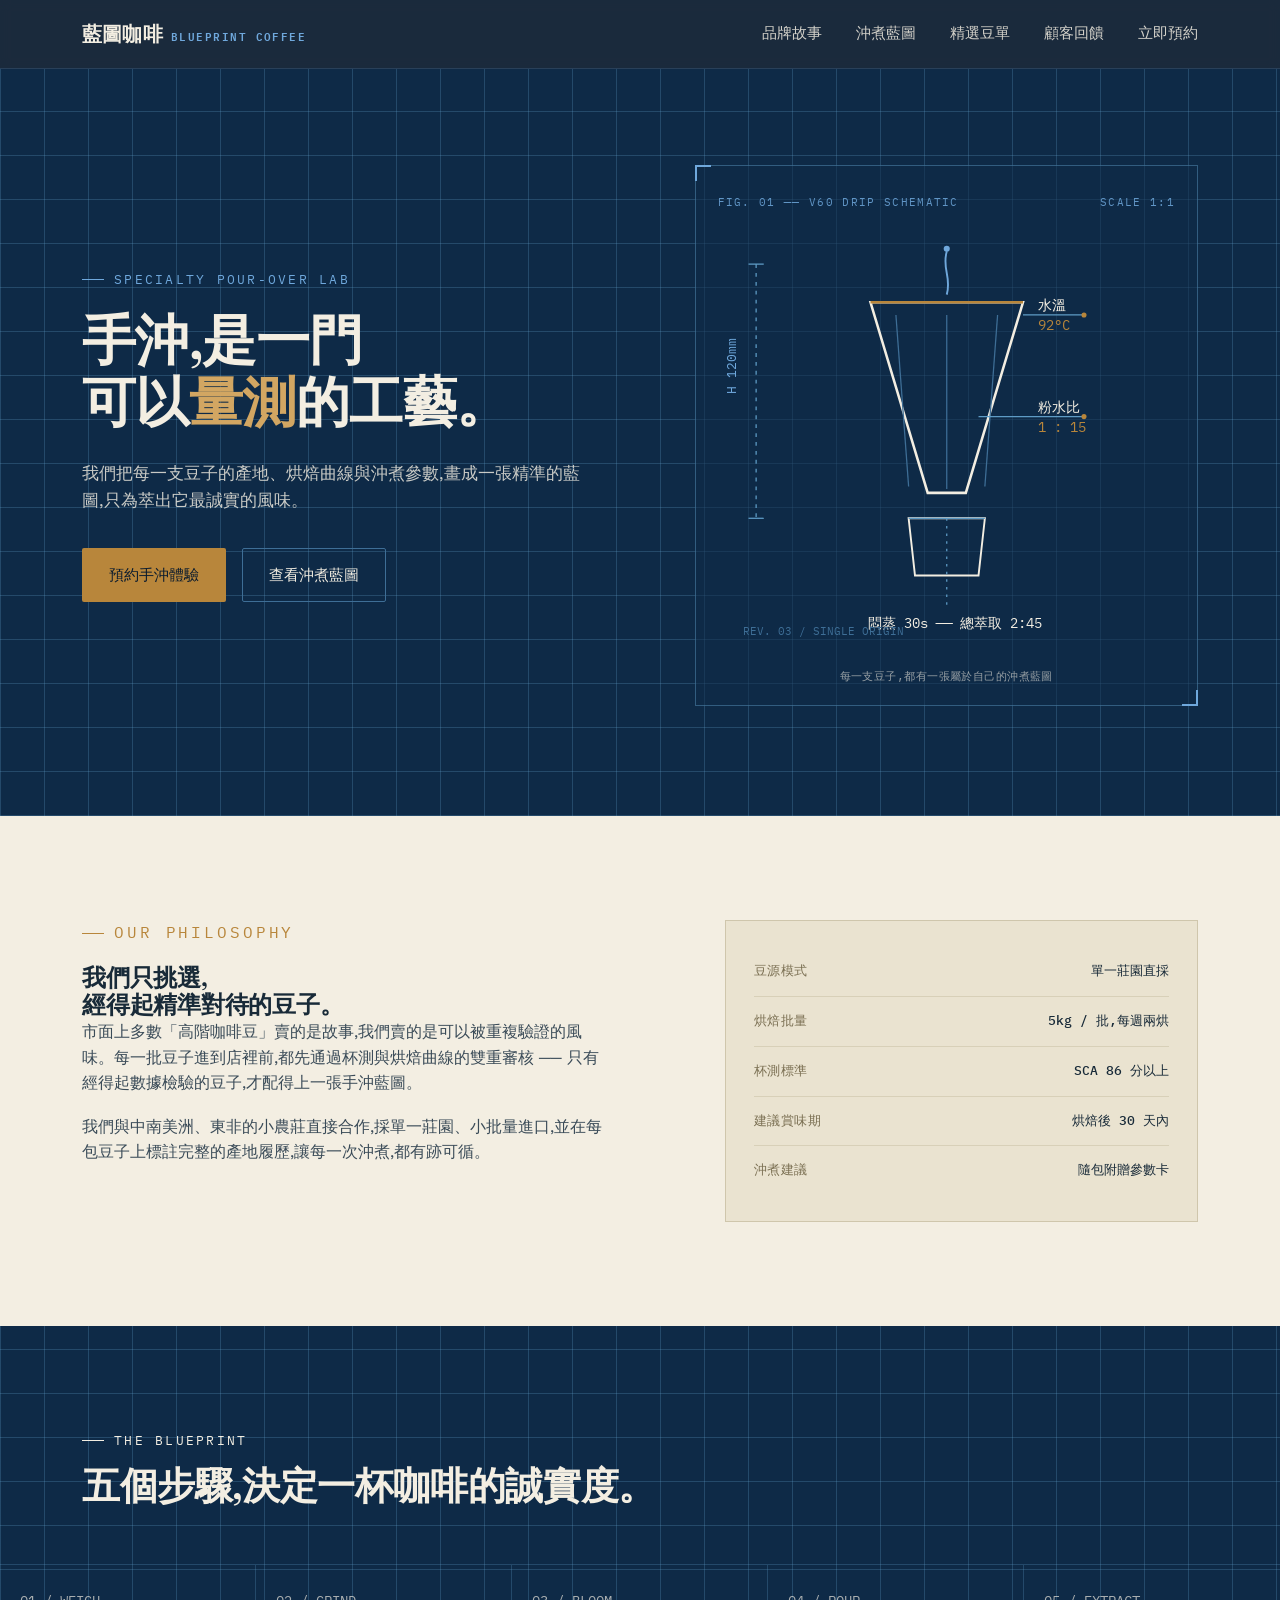
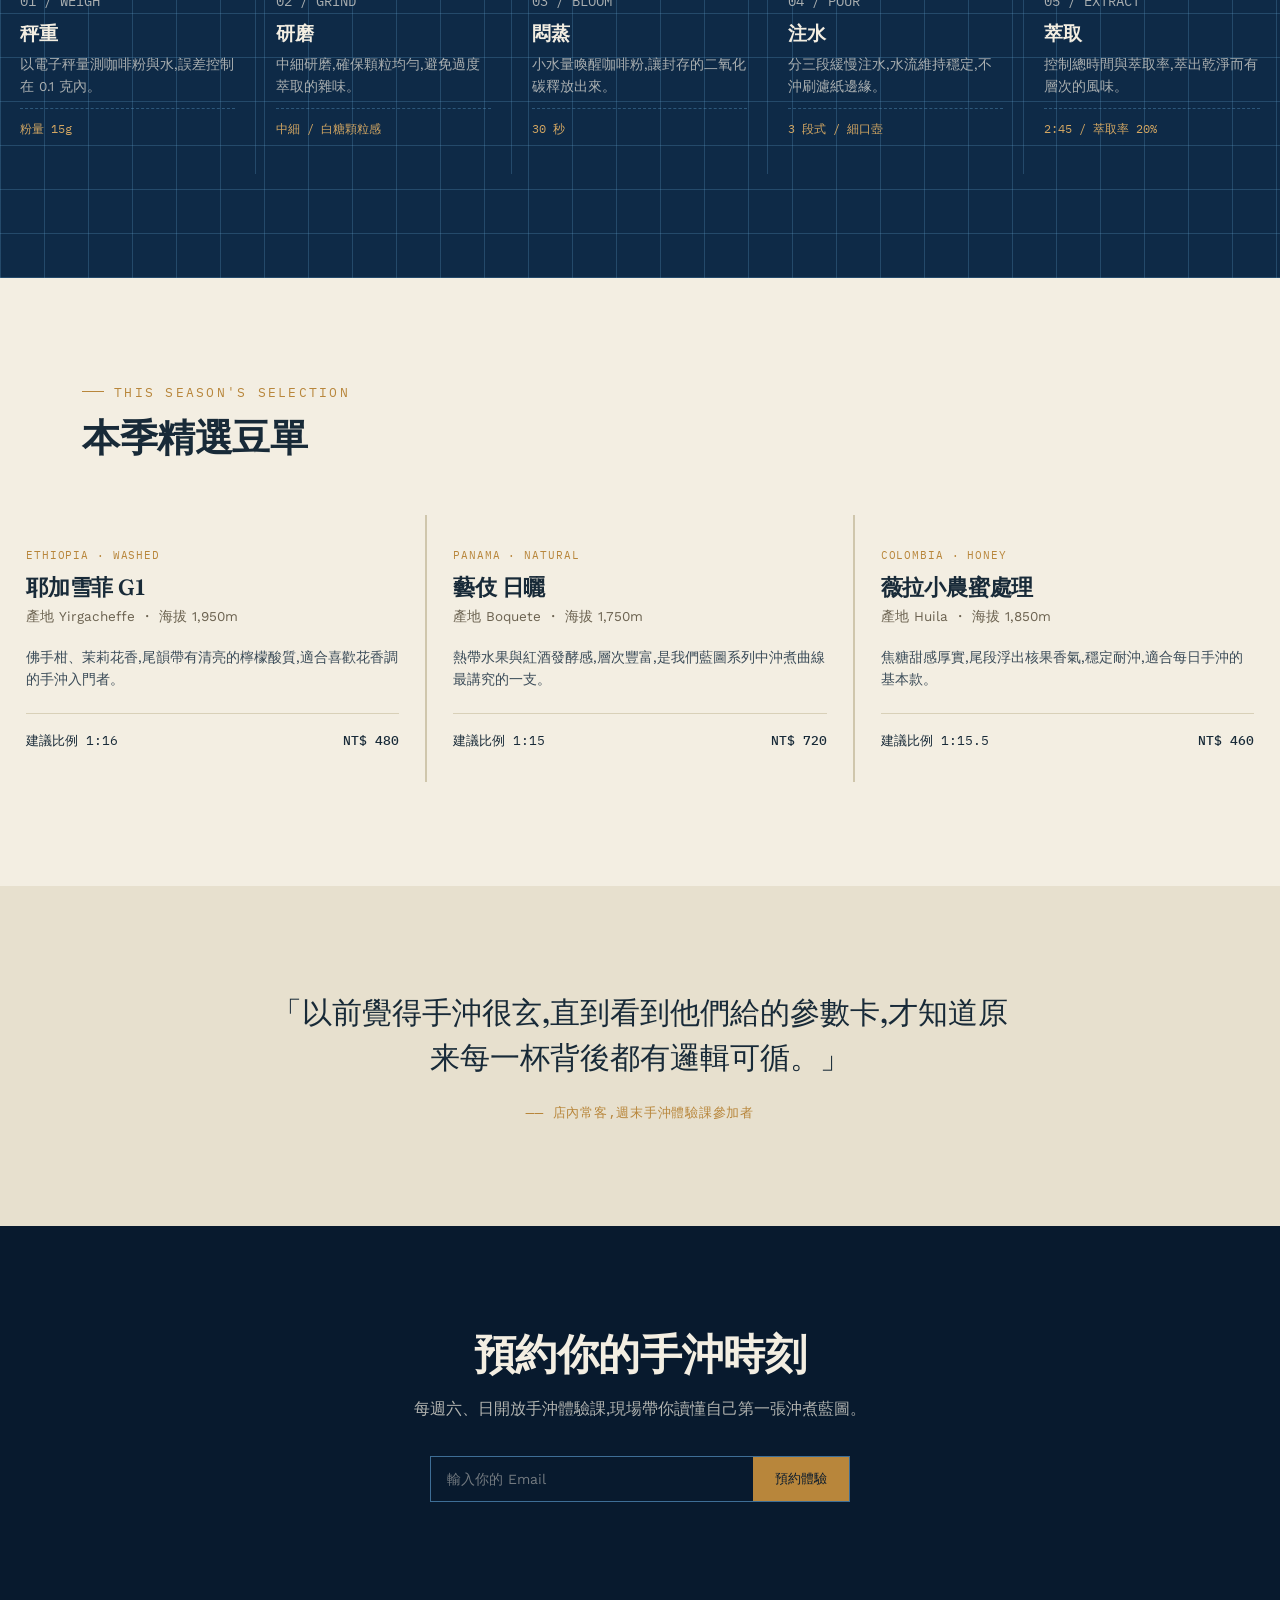
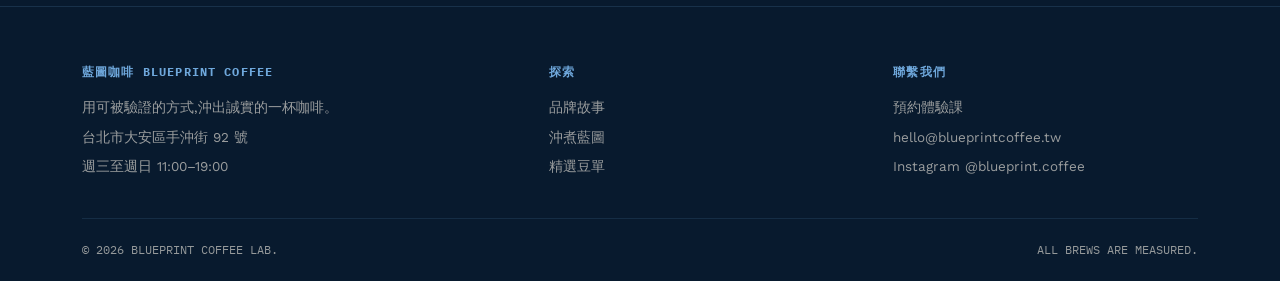
<file: docs/index.html>
<!DOCTYPE html>
<html lang="zh-Hant">
<head>
<meta charset="UTF-8">
<meta name="viewport" content="width=device-width, initial-scale=1.0">
<title>藍圖咖啡 Blueprint Coffee ── 精準手沖,誠實風味</title>
<link rel="preconnect" href="https://fonts.googleapis.com">
<link rel="preconnect" href="https://fonts.gstatic.com" crossorigin>
<link href="https://fonts.googleapis.com/css2?family=Fraunces:opsz,wght@9..144,400;9..144,500;9..144,600;9..144,700&family=Work+Sans:wght@300;400;500;600&family=IBM+Plex+Mono:wght@400;500&display=swap" rel="stylesheet">
<style>
  :root{
    --ink-black:#081A2E;
    --blueprint:#0E2A47;
    --blueprint-line:#3E6E96;
    --blueprint-line-soft:rgba(94,155,197,0.28);
    --paper:#F3EEE2;
    --paper-dim:#E7E0CE;
    --brass:#B8863B;
    --brass-light:#D2A662;
    --sky:#6FA8DC;
    --ink-on-paper:#182A38;
    --max-w:1180px;
  }

  *{margin:0;padding:0;box-sizing:border-box;}
  html{scroll-behavior:smooth;}
  body{
    font-family:'Work Sans', sans-serif;
    background:var(--paper);
    color:var(--ink-on-paper);
    line-height:1.6;
    -webkit-font-smoothing:antialiased;
  }
  a{color:inherit;text-decoration:none;}
  img,svg{display:block;max-width:100%;}
  .container{max-width:var(--max-w);margin:0 auto;padding:0 32px;}
  .eyebrow{
    font-family:'IBM Plex Mono', monospace;
    font-size:12.5px;
    letter-spacing:0.18em;
    text-transform:uppercase;
    display:flex;
    align-items:center;
    gap:10px;
  }
  .eyebrow::before{
    content:"";
    width:22px;height:1px;
    background:currentColor;
    display:inline-block;
  }
  h1,h2,h3{
    font-family:'Fraunces', serif;
    font-weight:600;
    line-height:1.15;
    letter-spacing:-0.01em;
  }
  .btn{
    display:inline-flex;
    align-items:center;
    gap:10px;
    padding:14px 26px;
    border-radius:2px;
    font-family:'Work Sans', sans-serif;
    font-size:15px;
    font-weight:500;
    border:1px solid transparent;
    cursor:pointer;
    transition:transform .25s ease, background .25s ease, border-color .25s ease, color .25s ease;
  }
  .btn:focus-visible{outline:2px solid var(--sky);outline-offset:3px;}
  .btn-primary{background:var(--brass);color:var(--ink-black);}
  .btn-primary:hover{background:var(--brass-light);transform:translateY(-1px);}
  .btn-ghost{border-color:var(--blueprint-line);color:var(--paper);}
  .btn-ghost:hover{border-color:var(--sky);color:var(--sky);}
  .btn-ghost.on-paper{border-color:var(--ink-on-paper);color:var(--ink-on-paper);}
  .btn-ghost.on-paper:hover{border-color:var(--brass);color:var(--brass);}

  /* ---------- NAV ---------- */
  header{
    position:sticky;top:0;z-index:50;
    background:rgba(8,26,46,0.92);
    backdrop-filter:blur(6px);
    border-bottom:1px solid rgba(94,155,197,0.2);
  }
  nav{
    max-width:var(--max-w);margin:0 auto;padding:18px 32px;
    display:flex;align-items:center;justify-content:space-between;
    color:var(--paper);
  }
  .logo{
    font-family:'Fraunces', serif;
    font-size:20px;font-weight:600;letter-spacing:0.01em;
    color:var(--paper);display:flex;align-items:baseline;gap:8px;
  }
  .logo span{
    font-family:'IBM Plex Mono', monospace;
    font-size:10.5px;letter-spacing:0.14em;color:var(--sky);
  }
  .nav-links{display:flex;gap:34px;font-size:14.5px;}
  .nav-links a{opacity:0.85;transition:opacity .2s;}
  .nav-links a:hover{opacity:1;color:var(--sky);}
  .nav-toggle{display:none;background:none;border:none;color:var(--paper);font-size:24px;cursor:pointer;}

  @media (max-width:860px){
    .nav-links{
      position:absolute;top:100%;left:0;right:0;
      background:var(--ink-black);
      flex-direction:column;gap:0;
      max-height:0;overflow:hidden;
      transition:max-height .3s ease;
    }
    .nav-links.open{max-height:320px;}
    .nav-links a{padding:16px 32px;border-top:1px solid rgba(94,155,197,0.15);}
    .nav-toggle{display:block;}
  }

  /* ---------- HERO ---------- */
  .hero{
    background:
      repeating-linear-gradient(0deg, var(--blueprint-line-soft) 0, var(--blueprint-line-soft) 1px, transparent 1px, transparent 44px),
      repeating-linear-gradient(90deg, var(--blueprint-line-soft) 0, var(--blueprint-line-soft) 1px, transparent 1px, transparent 44px),
      var(--blueprint);
    color:var(--paper);
    padding:96px 0 110px;
    position:relative;
    overflow:hidden;
  }
  .hero-grid{
    max-width:var(--max-w);margin:0 auto;padding:0 32px;
    display:grid;grid-template-columns:1.05fr 0.95fr;gap:56px;align-items:center;
  }
  .hero h1{font-size:clamp(34px,4.6vw,54px);margin:20px 0 26px;color:var(--paper);}
  .hero h1 em{font-style:normal;color:var(--brass-light);}
  .hero p.lede{font-size:17px;max-width:46ch;color:rgba(243,238,226,0.82);margin-bottom:34px;}
  .hero-cta{display:flex;gap:16px;flex-wrap:wrap;}
  .hero-eyebrow{color:var(--sky);margin-bottom:6px;}

  .blueprint-plate{
    position:relative;
    border:1px solid rgba(94,155,197,0.45);
    background:rgba(15,42,71,0.55);
    padding:28px 22px 20px;
  }
  .blueprint-plate::before,.blueprint-plate::after,
  .plate-corner-tl,.plate-corner-br{
    content:"";position:absolute;width:14px;height:14px;
    border-color:var(--sky);
  }
  .blueprint-plate::before{top:-1px;left:-1px;border-top:2px solid var(--sky);border-left:2px solid var(--sky);}
  .blueprint-plate::after{bottom:-1px;right:-1px;border-bottom:2px solid var(--sky);border-right:2px solid var(--sky);}
  .plate-label{
    font-family:'IBM Plex Mono', monospace;font-size:11px;letter-spacing:0.12em;
    color:var(--sky);display:flex;justify-content:space-between;margin-bottom:14px;opacity:0.85;
  }
  .plate-caption{
    font-family:'IBM Plex Mono', monospace;font-size:11px;color:rgba(243,238,226,0.6);
    text-align:center;margin-top:10px;letter-spacing:0.04em;
  }

  @media (max-width:900px){
    .hero-grid{grid-template-columns:1fr;}
    .hero{padding:64px 0 76px;}
  }

  /* ---------- SECTION SHARED ---------- */
  section{padding:104px 0;}
  .section-head{max-width:640px;margin-bottom:56px;}
  .section-head h2{font-size:clamp(26px,3.2vw,38px);margin-top:14px;}
  .on-dark{background:var(--ink-black);color:var(--paper);}
  .on-dark .eyebrow{color:var(--sky);}
  .on-paper .eyebrow{color:var(--brass);}

  /* ---------- ABOUT / SPEC SHEET ---------- */
  .about-grid{display:grid;grid-template-columns:1.1fr 0.9fr;gap:64px;align-items:start;}
  .about-grid p{font-size:16px;color:#3a4b58;max-width:52ch;margin-bottom:18px;}
  .spec-sheet{border:1px solid #cfc6ac;background:#EAE3D0;padding:26px 28px;}
  .spec-row{
    display:flex;justify-content:space-between;gap:20px;
    padding:14px 0;border-bottom:1px solid #d8d0b8;
    font-family:'IBM Plex Mono', monospace;font-size:13px;
  }
  .spec-row:last-child{border-bottom:none;}
  .spec-row dt{color:#7a6f52;letter-spacing:0.04em;}
  .spec-row dd{font-weight:500;color:var(--ink-on-paper);text-align:right;}

  @media (max-width:860px){ .about-grid{grid-template-columns:1fr;} }

  /* ---------- PROCESS BLUEPRINT ---------- */
  .process{
    background:
      repeating-linear-gradient(0deg, var(--blueprint-line-soft) 0, var(--blueprint-line-soft) 1px, transparent 1px, transparent 44px),
      repeating-linear-gradient(90deg, var(--blueprint-line-soft) 0, var(--blueprint-line-soft) 1px, transparent 1px, transparent 44px),
      var(--blueprint);
    color:var(--paper);
  }
  .steps{
    display:grid;grid-template-columns:repeat(5,1fr);gap:0;
    border-top:1px solid var(--blueprint-line-soft);
  }
  .step{
    padding:26px 20px;border-right:1px solid var(--blueprint-line-soft);position:relative;
  }
  .step:last-child{border-right:none;}
  .step-index{font-family:'IBM Plex Mono', monospace;font-size:12px;color:var(--sky);margin-bottom:14px;}
  .step h3{font-size:19px;color:var(--paper);margin-bottom:10px;font-weight:600;}
  .step p{font-size:13.5px;color:rgba(243,238,226,0.68);margin-bottom:10px;}
  .step .metric{
    font-family:'IBM Plex Mono', monospace;font-size:12px;color:var(--brass-light);
    border-top:1px dashed rgba(94,155,197,0.4);padding-top:10px;
  }
  @media (max-width:960px){
    .steps{grid-template-columns:1fr 1fr;}
    .step{border-right:1px solid var(--blueprint-line-soft);border-bottom:1px solid var(--blueprint-line-soft);}
    .step:nth-child(2n){border-right:none;}
  }
  @media (max-width:560px){
    .steps{grid-template-columns:1fr;}
    .step{border-right:none;}
  }

  /* ---------- BEANS ---------- */
  .bean-grid{display:grid;grid-template-columns:repeat(3,1fr);gap:2px;background:#cfc6ac;}
  .bean-card{
    background:var(--paper);padding:32px 26px;position:relative;
    display:flex;flex-direction:column;height:100%;
  }
  .bean-tag{
    font-family:'IBM Plex Mono', monospace;font-size:11px;color:var(--brass);
    letter-spacing:0.08em;margin-bottom:10px;
  }
  .bean-card h3{font-size:22px;margin-bottom:6px;}
  .bean-origin{font-size:13.5px;color:#6b6250;margin-bottom:18px;}
  .bean-notes{font-size:14px;color:#3a4b58;margin-bottom:22px;flex-grow:1;}
  .bean-meta{
    display:flex;justify-content:space-between;align-items:center;
    border-top:1px solid #d8d0b8;padding-top:16px;
    font-family:'IBM Plex Mono', monospace;font-size:12.5px;
  }
  .bean-price{color:var(--ink-on-paper);font-weight:500;}
  @media (max-width:900px){ .bean-grid{grid-template-columns:1fr 1fr;} }
  @media (max-width:600px){ .bean-grid{grid-template-columns:1fr;} }

  /* ---------- QUOTE ---------- */
  .quote-section{background:var(--paper-dim);}
  .quote-wrap{max-width:760px;margin:0 auto;text-align:center;}
  blockquote{
    font-family:'Fraunces', serif;font-size:clamp(22px,2.6vw,30px);
    font-weight:500;line-height:1.5;color:var(--ink-on-paper);margin-bottom:22px;
  }
  .quote-attr{font-family:'IBM Plex Mono', monospace;font-size:12.5px;color:var(--brass);letter-spacing:0.06em;}

  /* ---------- CTA / FOOTER ---------- */
  .cta-section{background:var(--ink-black);color:var(--paper);text-align:center;}
  .cta-section h2{font-size:clamp(28px,3.6vw,42px);margin-bottom:18px;}
  .cta-section p{color:rgba(243,238,226,0.72);max-width:48ch;margin:0 auto 34px;}
  .cta-form{
    display:flex;max-width:420px;margin:0 auto;gap:0;border:1px solid var(--blueprint-line);
  }
  .cta-form input{
    flex:1;background:transparent;border:none;padding:14px 16px;
    color:var(--paper);font-family:'Work Sans', sans-serif;font-size:14px;
  }
  .cta-form input::placeholder{color:rgba(243,238,226,0.45);}
  .cta-form input:focus{outline:none;}
  .cta-form button{
    background:var(--brass);color:var(--ink-black);border:none;
    padding:0 22px;font-weight:500;cursor:pointer;font-family:'Work Sans', sans-serif;
    transition:background .2s;
  }
  .cta-form button:hover{background:var(--brass-light);}

  footer{background:var(--ink-black);border-top:1px solid rgba(94,155,197,0.18);color:rgba(243,238,226,0.6);}
  .footer-grid{
    display:grid;grid-template-columns:1.4fr 1fr 1fr;gap:40px;padding:56px 0 32px;
    font-size:13.5px;
  }
  .footer-grid h4{
    font-family:'IBM Plex Mono', monospace;font-size:11.5px;letter-spacing:0.1em;
    color:var(--sky);margin-bottom:16px;text-transform:uppercase;
  }
  .footer-grid p, .footer-grid a{display:block;margin-bottom:8px;color:rgba(243,238,226,0.62);}
  .footer-grid a:hover{color:var(--paper);}
  .footer-bottom{
    border-top:1px solid rgba(94,155,197,0.15);padding:22px 0;
    font-family:'IBM Plex Mono', monospace;font-size:11.5px;
    display:flex;justify-content:space-between;flex-wrap:wrap;gap:10px;
  }
  @media (max-width:700px){ .footer-grid{grid-template-columns:1fr;} }

  /* ---------- REVEAL ---------- */
  .reveal{opacity:0;transform:translateY(18px);transition:opacity .7s ease, transform .7s ease;}
  .reveal.in{opacity:1;transform:translateY(0);}
  @media (prefers-reduced-motion: reduce){
    .reveal{opacity:1;transform:none;transition:none;}
    html{scroll-behavior:auto;}
  }
</style>
</head>
<body>

<header>
  <nav>
    <a href="#top" class="logo">藍圖咖啡<span>BLUEPRINT COFFEE</span></a>
    <button class="nav-toggle" id="navToggle" aria-label="開啟選單" aria-expanded="false">☰</button>
    <div class="nav-links" id="navLinks">
      <a href="#about">品牌故事</a>
      <a href="#process">沖煮藍圖</a>
      <a href="#beans">精選豆單</a>
      <a href="#quote">顧客回饋</a>
      <a href="#cta">立即預約</a>
    </div>
  </nav>
</header>

<section class="hero" id="top">
  <div class="hero-grid">
    <div>
      <p class="eyebrow hero-eyebrow">SPECIALTY POUR-OVER LAB</p>
      <h1>手沖,是一門<br>可以<em>量測</em>的工藝。</h1>
      <p class="lede">我們把每一支豆子的產地、烘焙曲線與沖煮參數,畫成一張精準的藍圖,只為萃出它最誠實的風味。</p>
      <div class="hero-cta">
        <a href="#cta" class="btn btn-primary">預約手沖體驗</a>
        <a href="#process" class="btn btn-ghost">查看沖煮藍圖</a>
      </div>
    </div>

    <div class="blueprint-plate reveal">
      <div class="plate-label"><span>FIG. 01 ── V60 DRIP SCHEMATIC</span><span>SCALE 1:1</span></div>
      <svg viewBox="0 0 360 340" xmlns="http://www.w3.org/2000/svg" role="img" aria-label="V60 手沖濾杯示意圖,標註水溫、粉水比、悶蒸與總萃取時間">
        <!-- dimension lines -->
        <line x1="30" y1="30" x2="30" y2="230" stroke="#5E9BC5" stroke-width="1" stroke-dasharray="3 4"/>
        <line x1="24" y1="30" x2="36" y2="30" stroke="#5E9BC5" stroke-width="1"/>
        <line x1="24" y1="230" x2="36" y2="230" stroke="#5E9BC5" stroke-width="1"/>
        <text x="14" y="132" fill="#6FA8DC" font-size="10" font-family="IBM Plex Mono, monospace" transform="rotate(-90 14 132)">H 120mm</text>

        <!-- dripper cone -->
        <path d="M120 60 L240 60 L195 210 L165 210 Z" fill="none" stroke="#F3EEE2" stroke-width="2"/>
        <path d="M120 60 L240 60" stroke="#B8863B" stroke-width="2"/>
        <!-- ribs -->
        <line x1="140" y1="70" x2="150" y2="205" stroke="#3E6E96" stroke-width="1"/>
        <line x1="180" y1="70" x2="180" y2="207" stroke="#3E6E96" stroke-width="1"/>
        <line x1="220" y1="70" x2="210" y2="205" stroke="#3E6E96" stroke-width="1"/>

        <!-- server -->
        <path d="M150 230 L210 230 L205 275 L155 275 Z" fill="none" stroke="#F3EEE2" stroke-width="1.5"/>
        <line x1="150" y1="230" x2="210" y2="230" stroke="#5E9BC5" stroke-width="1"/>

        <!-- pour line + droplets -->
        <path d="M180 20 C176 34, 184 40, 180 54" stroke="#6FA8DC" stroke-width="1.5" fill="none"/>
        <circle cx="180" cy="18" r="2.4" fill="#6FA8DC"/>

        <!-- annotation callouts -->
        <line x1="240" y1="70" x2="288" y2="70" stroke="#5E9BC5" stroke-width="1"/>
        <circle cx="288" cy="70" r="2" fill="#B8863B"/>
        <text x="252" y="66" fill="#F3EEE2" font-size="11" font-family="IBM Plex Mono, monospace">水溫</text>
        <text x="252" y="82" fill="#B8863B" font-size="11" font-family="IBM Plex Mono, monospace">92°C</text>

        <line x1="205" y1="150" x2="288" y2="150" stroke="#5E9BC5" stroke-width="1"/>
        <circle cx="288" cy="150" r="2" fill="#B8863B"/>
        <text x="252" y="146" fill="#F3EEE2" font-size="11" font-family="IBM Plex Mono, monospace">粉水比</text>
        <text x="252" y="162" fill="#B8863B" font-size="11" font-family="IBM Plex Mono, monospace">1 : 15</text>

        <line x1="180" y1="230" x2="180" y2="300" stroke="#5E9BC5" stroke-width="1" stroke-dasharray="2 4"/>
        <text x="118" y="316" fill="#F3EEE2" font-size="11" font-family="IBM Plex Mono, monospace">悶蒸 30s ── 總萃取 2:45</text>

        <!-- corner tick -->
        <text x="20" y="322" fill="#3E6E96" font-size="9" font-family="IBM Plex Mono, monospace">REV. 03 / SINGLE ORIGIN</text>
      </svg>
      <p class="plate-caption">每一支豆子,都有一張屬於自己的沖煮藍圖</p>
    </div>
  </div>
</section>

<section class="on-paper" id="about">
  <div class="container">
    <div class="about-grid">
      <div class="reveal">
        <p class="eyebrow">OUR PHILOSOPHY</p>
        <h2>我們只挑選,<br>經得起精準對待的豆子。</h2>
        <p>市面上多數「高階咖啡豆」賣的是故事,我們賣的是可以被重複驗證的風味。每一批豆子進到店裡前,都先通過杯測與烘焙曲線的雙重審核 ── 只有經得起數據檢驗的豆子,才配得上一張手沖藍圖。</p>
        <p>我們與中南美洲、東非的小農莊直接合作,採單一莊園、小批量進口,並在每包豆子上標註完整的產地履歷,讓每一次沖煮,都有跡可循。</p>
      </div>
      <dl class="spec-sheet reveal">
        <div class="spec-row"><dt>豆源模式</dt><dd>單一莊園直採</dd></div>
        <div class="spec-row"><dt>烘焙批量</dt><dd>5kg / 批,每週兩烘</dd></div>
        <div class="spec-row"><dt>杯測標準</dt><dd>SCA 86 分以上</dd></div>
        <div class="spec-row"><dt>建議賞味期</dt><dd>烘焙後 30 天內</dd></div>
        <div class="spec-row"><dt>沖煮建議</dt><dd>隨包附贈參數卡</dd></div>
      </dl>
    </div>
  </div>
</section>

<section class="process" id="process">
  <div class="container">
    <div class="section-head reveal">
      <p class="eyebrow">THE BLUEPRINT</p>
      <h2>五個步驟,決定一杯咖啡的誠實度。</h2>
    </div>
  </div>
  <div class="steps reveal">
    <div class="step">
      <p class="step-index">01 / WEIGH</p>
      <h3>秤重</h3>
      <p>以電子秤量測咖啡粉與水,誤差控制在 0.1 克內。</p>
      <p class="metric">粉量 15g</p>
    </div>
    <div class="step">
      <p class="step-index">02 / GRIND</p>
      <h3>研磨</h3>
      <p>中細研磨,確保顆粒均勻,避免過度萃取的雜味。</p>
      <p class="metric">中細 / 白糖顆粒感</p>
    </div>
    <div class="step">
      <p class="step-index">03 / BLOOM</p>
      <h3>悶蒸</h3>
      <p>小水量喚醒咖啡粉,讓封存的二氧化碳釋放出來。</p>
      <p class="metric">30 秒</p>
    </div>
    <div class="step">
      <p class="step-index">04 / POUR</p>
      <h3>注水</h3>
      <p>分三段緩慢注水,水流維持穩定,不沖刷濾紙邊緣。</p>
      <p class="metric">3 段式 / 細口壺</p>
    </div>
    <div class="step">
      <p class="step-index">05 / EXTRACT</p>
      <h3>萃取</h3>
      <p>控制總時間與萃取率,萃出乾淨而有層次的風味。</p>
      <p class="metric">2:45 / 萃取率 20%</p>
    </div>
  </div>
</section>

<section class="on-paper" id="beans">
  <div class="container">
    <div class="section-head reveal">
      <p class="eyebrow">THIS SEASON'S SELECTION</p>
      <h2>本季精選豆單</h2>
    </div>
  </div>
  <div class="bean-grid reveal">
    <div class="bean-card">
      <p class="bean-tag">ETHIOPIA · WASHED</p>
      <h3>耶加雪菲 G1</h3>
      <p class="bean-origin">產地 Yirgacheffe ・ 海拔 1,950m</p>
      <p class="bean-notes">佛手柑、茉莉花香,尾韻帶有清亮的檸檬酸質,適合喜歡花香調的手沖入門者。</p>
      <div class="bean-meta"><span>建議比例 1:16</span><span class="bean-price">NT$ 480</span></div>
    </div>
    <div class="bean-card">
      <p class="bean-tag">PANAMA · NATURAL</p>
      <h3>藝伎 日曬</h3>
      <p class="bean-origin">產地 Boquete ・ 海拔 1,750m</p>
      <p class="bean-notes">熱帶水果與紅酒發酵感,層次豐富,是我們藍圖系列中沖煮曲線最講究的一支。</p>
      <div class="bean-meta"><span>建議比例 1:15</span><span class="bean-price">NT$ 720</span></div>
    </div>
    <div class="bean-card">
      <p class="bean-tag">COLOMBIA · HONEY</p>
      <h3>薇拉小農蜜處理</h3>
      <p class="bean-origin">產地 Huila ・ 海拔 1,850m</p>
      <p class="bean-notes">焦糖甜感厚實,尾段浮出核果香氣,穩定耐沖,適合每日手沖的基本款。</p>
      <div class="bean-meta"><span>建議比例 1:15.5</span><span class="bean-price">NT$ 460</span></div>
    </div>
  </div>
</section>

<section class="quote-section" id="quote">
  <div class="container">
    <div class="quote-wrap reveal">
      <blockquote>「以前覺得手沖很玄,直到看到他們給的參數卡,才知道原来每一杯背後都有邏輯可循。」</blockquote>
      <p class="quote-attr">── 店內常客,週末手沖體驗課參加者</p>
    </div>
  </div>
</section>

<section class="cta-section" id="cta">
  <div class="container">
    <h2 class="reveal">預約你的手沖時刻</h2>
    <p class="reveal">每週六、日開放手沖體驗課,現場帶你讀懂自己第一張沖煮藍圖。</p>
    <form class="cta-form reveal" onsubmit="event.preventDefault(); this.querySelector('button').textContent='已收到,我們會盡快聯繫';">
      <input type="email" placeholder="輸入你的 Email" required aria-label="Email">
      <button type="submit">預約體驗</button>
    </form>
  </div>
</section>

<footer>
  <div class="container">
    <div class="footer-grid">
      <div>
        <h4>藍圖咖啡 BLUEPRINT COFFEE</h4>
        <p>用可被驗證的方式,沖出誠實的一杯咖啡。</p>
        <p>台北市大安區手沖街 92 號</p>
        <p>週三至週日 11:00–19:00</p>
      </div>
      <div>
        <h4>探索</h4>
        <a href="#about">品牌故事</a>
        <a href="#process">沖煮藍圖</a>
        <a href="#beans">精選豆單</a>
      </div>
      <div>
        <h4>聯繫我們</h4>
        <a href="#cta">預約體驗課</a>
        <a href="mailto:hello@blueprintcoffee.tw">hello@blueprintcoffee.tw</a>
        <a href="#top">Instagram @blueprint.coffee</a>
      </div>
    </div>
    <div class="footer-bottom">
      <span>© 2026 BLUEPRINT COFFEE LAB.</span>
      <span>ALL BREWS ARE MEASURED.</span>
    </div>
  </div>
</footer>

<script>
  // mobile nav toggle
  const navToggle = document.getElementById('navToggle');
  const navLinks = document.getElementById('navLinks');
  navToggle.addEventListener('click', () => {
    const isOpen = navLinks.classList.toggle('open');
    navToggle.setAttribute('aria-expanded', isOpen);
  });
  navLinks.querySelectorAll('a').forEach(a => a.addEventListener('click', () => {
    navLinks.classList.remove('open');
    navToggle.setAttribute('aria-expanded', 'false');
  }));

  // scroll reveal
  const prefersReduced = window.matchMedia('(prefers-reduced-motion: reduce)').matches;
  if (!prefersReduced && 'IntersectionObserver' in window) {
    const io = new IntersectionObserver((entries) => {
      entries.forEach(entry => {
        if (entry.isIntersecting) {
          entry.target.classList.add('in');
          io.unobserve(entry.target);
        }
      });
    }, { threshold: 0.15 });
    document.querySelectorAll('.reveal').forEach(el => io.observe(el));
  } else {
    document.querySelectorAll('.reveal').forEach(el => el.classList.add('in'));
  }
</script>

</body>
</html>
</file>
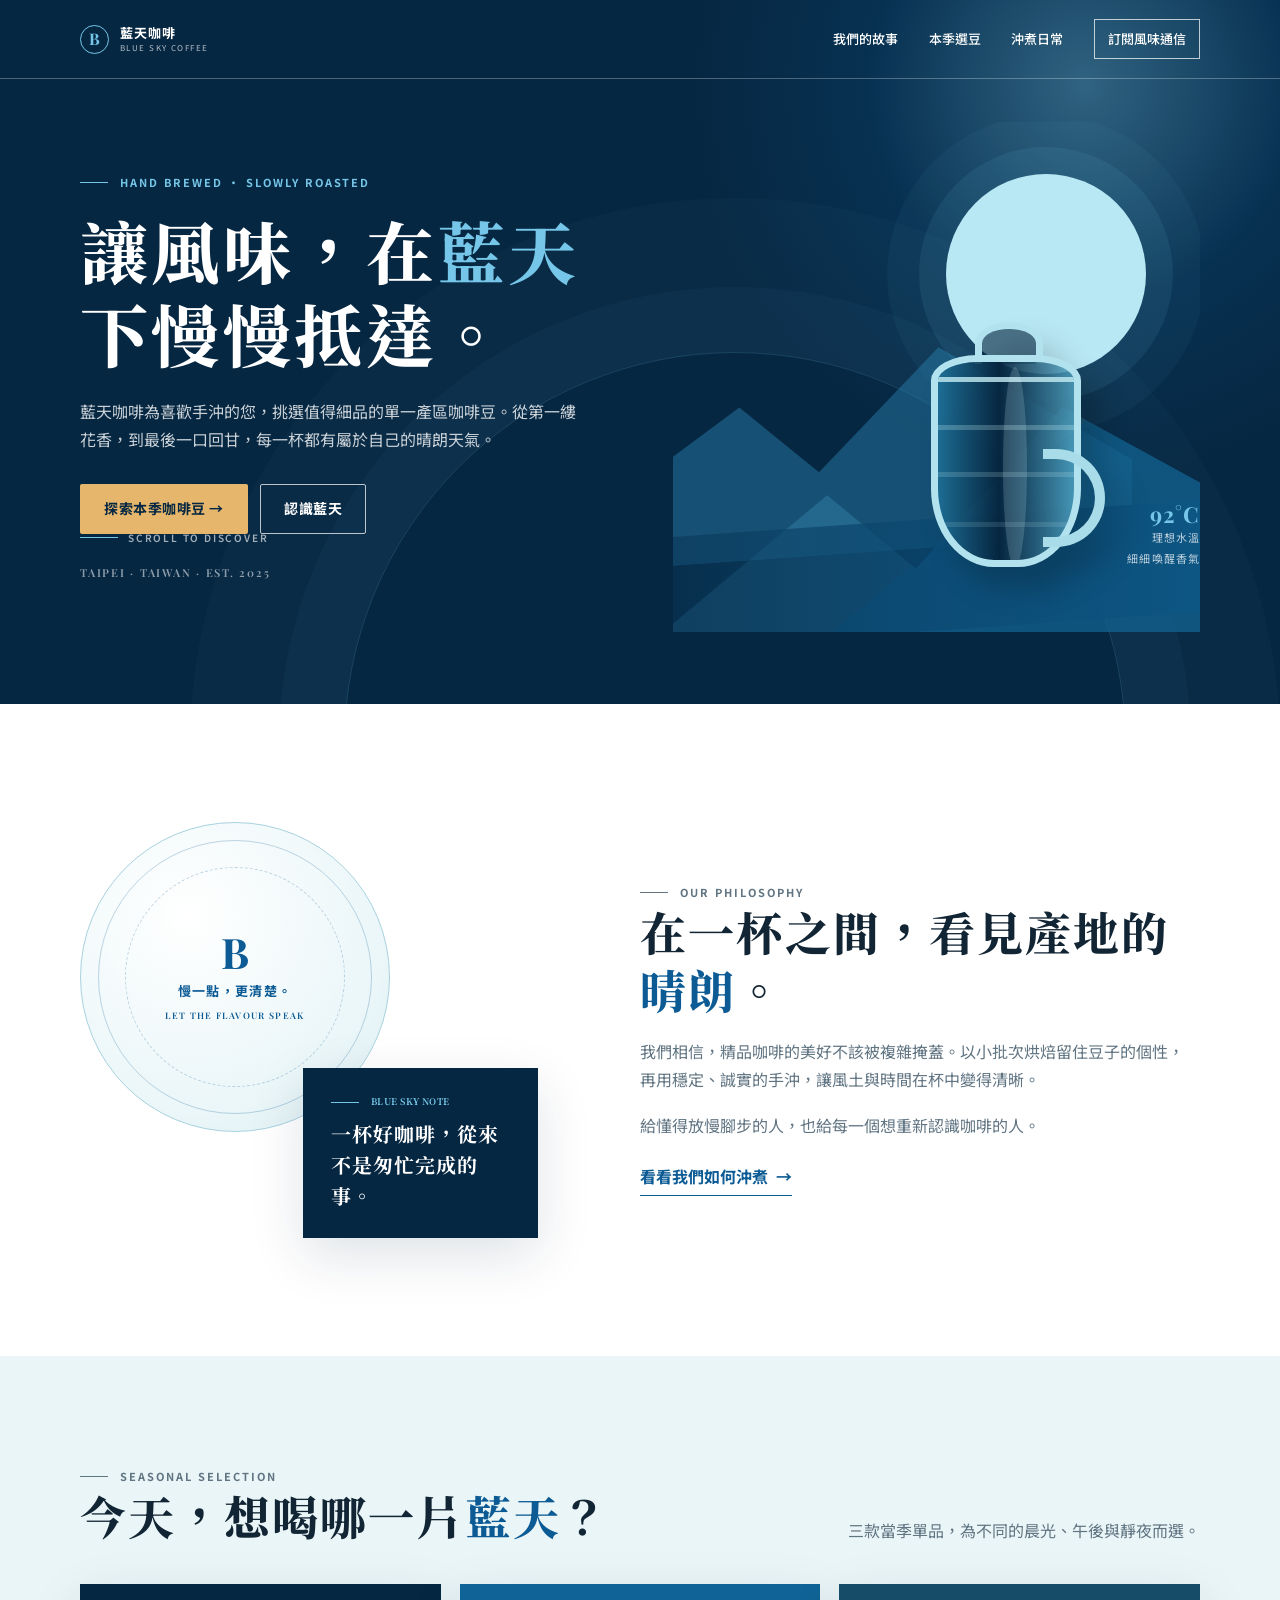
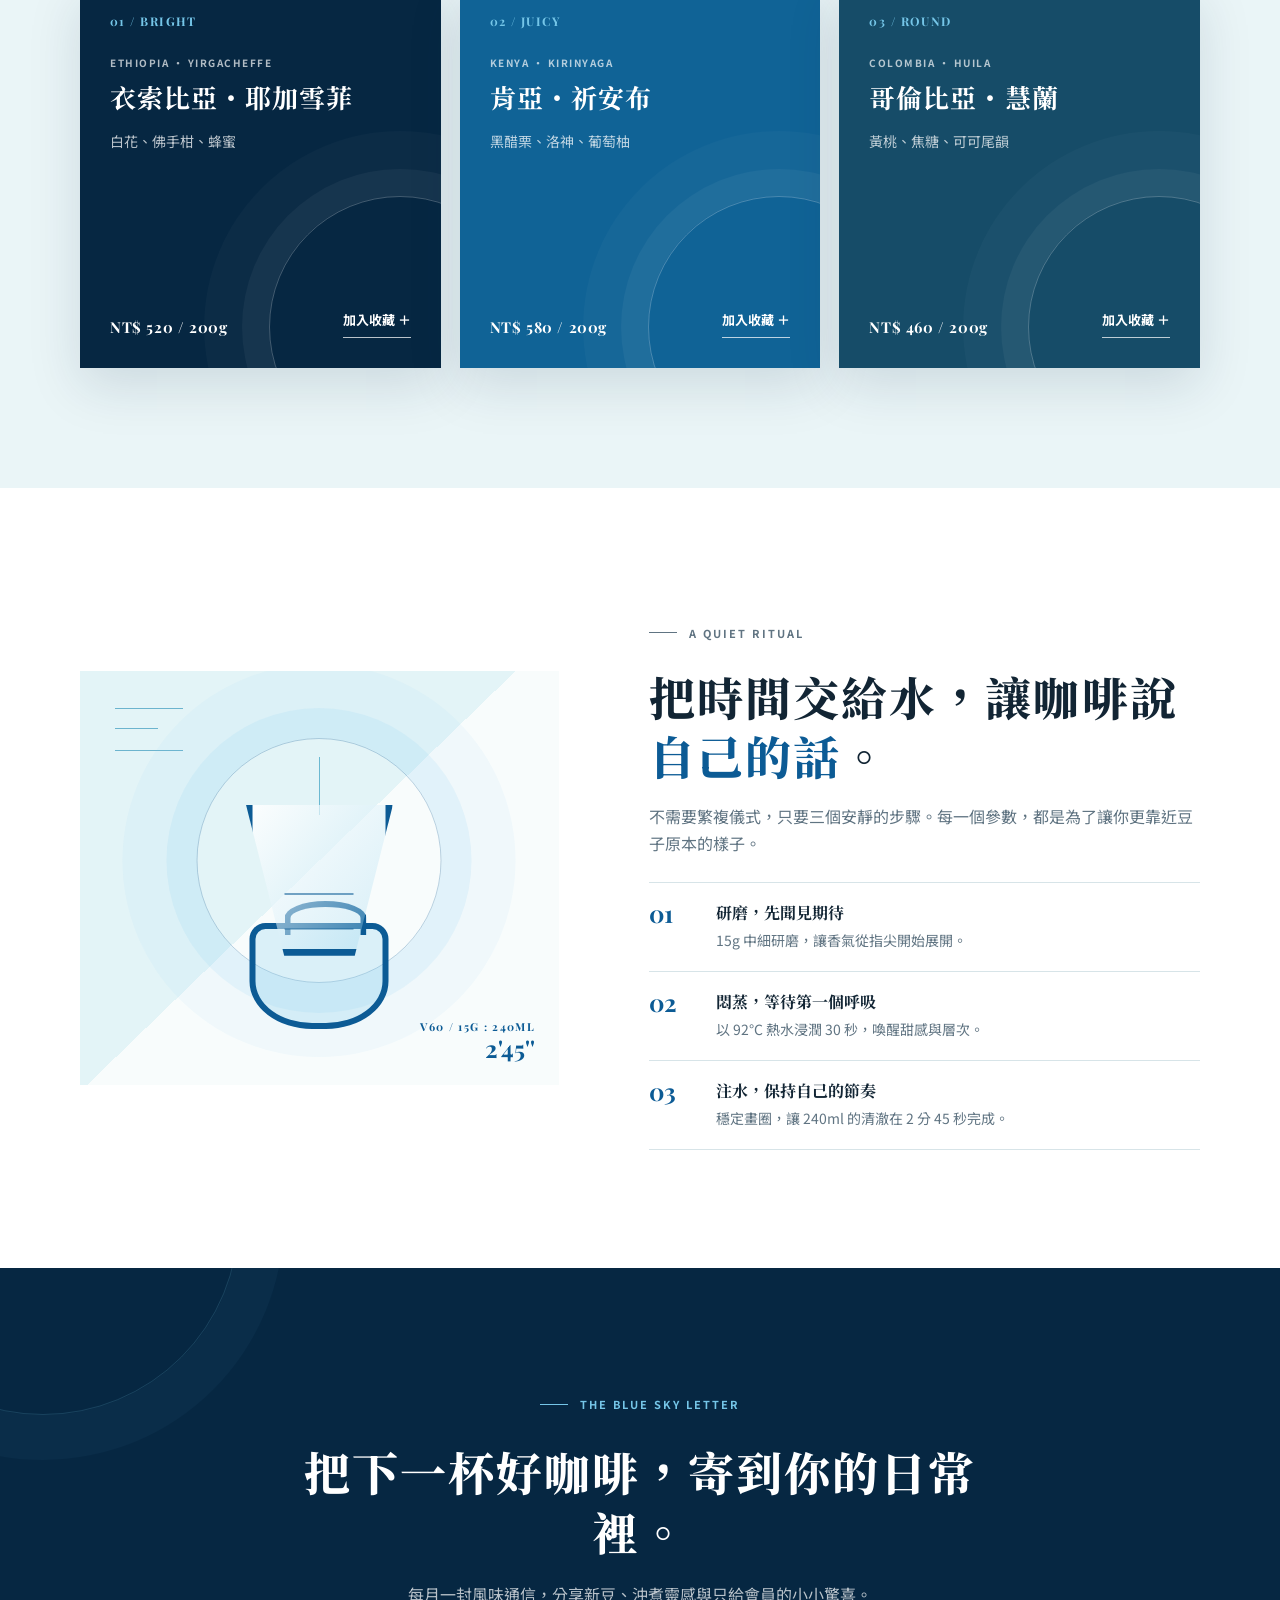
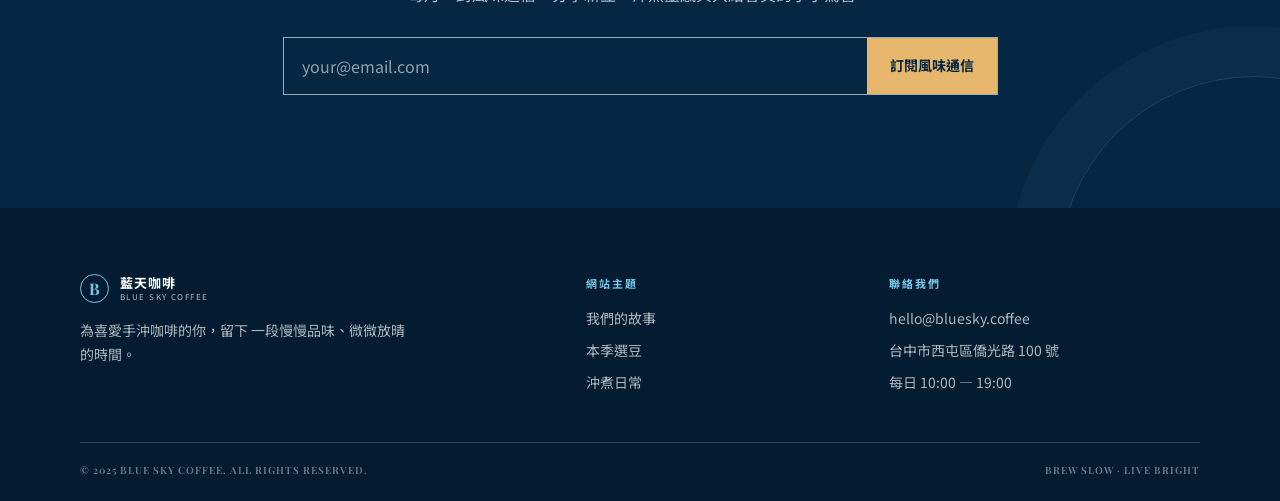
<file: onepage/index.html>
<!doctype html>
<html lang="zh-Hant">
<head>
  <meta charset="UTF-8">
  <meta name="viewport" content="width=device-width, initial-scale=1.0">
  <meta name="description" content="藍天咖啡，為手沖咖啡愛好者挑選當季精品咖啡豆，讓每一杯都清澈、明亮、值得細品。">
  <title>藍天咖啡｜讓風味，慢慢抵達</title>
  <link rel="preconnect" href="https://fonts.googleapis.com">
  <link rel="preconnect" href="https://fonts.gstatic.com" crossorigin>
  <link href="https://fonts.googleapis.com/css2?family=Noto+Sans+TC:wght@400;500;600;700&family=Noto+Serif+TC:wght@600;700;800;900&family=Playfair+Display:wght@600;700&display=swap" rel="stylesheet">
  <style>
    :root {
      --navy: #062742;
      --blue: #0c5b95;
      --sky: #75c6e8;
      --mist: #eaf5f7;
      --cream: #fbfaf6;
      --ink: #122534;
      --muted: #607482;
      --line: #d7e4e8;
      --sand: #e5b66b;
      --shadow: 0 18px 50px rgba(6, 39, 66, .13);
    }

    * { box-sizing: border-box; }
    html { scroll-behavior: smooth; }
    body {
      margin: 0;
      color: var(--ink);
      background: var(--cream);
      font: 16px/1.7 "Noto Sans TC", sans-serif;
      -webkit-font-smoothing: antialiased;
    }
    a { color: inherit; text-decoration: none; }
    button, input { font: inherit; }
    button { cursor: pointer; }
    .wrap { width: min(1120px, calc(100% - 48px)); margin: 0 auto; }
    .eyebrow {
      display: flex;
      align-items: center;
      gap: 12px;
      margin: 0 0 18px;
      color: var(--blue);
      font-size: 11px;
      font-weight: 700;
      letter-spacing: .18em;
    }
    .eyebrow::before { width: 28px; height: 1px; background: currentColor; content: ""; }
    .section-title {
      margin: 0;
      font: 800 clamp(30px, 4vw, 46px)/1.28 "Noto Serif TC", serif;
      letter-spacing: .045em;
    }
    .text-blue { color: var(--blue); }
    .button, .outline-link {
      display: inline-flex;
      min-height: 50px;
      align-items: center;
      justify-content: center;
      padding: 10px 23px;
      border: 1px solid transparent;
      border-radius: 2px;
      font-size: 14px;
      font-weight: 700;
      letter-spacing: .04em;
      transition: transform .25s ease, background-color .25s ease, color .25s ease, border-color .25s ease;
    }
    .button:hover, .outline-link:hover { transform: translateY(-2px); }
    .button--sand { color: var(--navy); background: var(--sand); }
    .button--sand:hover { background: #f1cb8b; }
    .button--dark { color: var(--navy); background: #fff; }
    .outline-link { border-color: rgba(255,255,255,.72); color: #fff; }
    .outline-link:hover { color: var(--navy); background: #fff; }
    :focus-visible { outline: 3px solid var(--sky); outline-offset: 4px; }

    /* Header & hero */
    .site-header { position: absolute; z-index: 20; top: 0; left: 0; width: 100%; border-bottom: 1px solid rgba(255,255,255,.28); }
    .nav { min-height: 78px; display: flex; align-items: center; justify-content: space-between; gap: 20px; }
    .brand { display: inline-flex; align-items: center; gap: 11px; color: #fff; }
    .brand-mark { width: 29px; height: 29px; display: grid; place-items: center; border: 1px solid var(--sky); border-radius: 50%; color: var(--sky); font: 700 16px/1 "Playfair Display", serif; }
    .brand-copy { display: grid; line-height: 1.05; }
    .brand-copy strong { font-size: 13px; letter-spacing: .08em; }
    .brand-copy small { margin-top: 4px; font-size: 8px; letter-spacing: .18em; opacity: .7; }
    .nav-links { display: flex; align-items: center; gap: clamp(16px, 2.4vw, 31px); }
    .nav-links a { position: relative; color: #fff; font-size: 13px; font-weight: 500; white-space: nowrap; }
    .nav-links a:not(.nav-cta)::after { position: absolute; right: 0; bottom: -5px; left: auto; width: 0; height: 1px; background: var(--sky); content: ""; transition: width .25s ease; }
    .nav-links a:not(.nav-cta):hover::after { right: auto; left: 0; width: 100%; }
    .nav-links .nav-cta { padding: 8px 13px; border: 1px solid rgba(255,255,255,.72); }
    .nav-links .nav-cta:hover { color: var(--navy); background: #fff; }
    .menu-toggle { display: none; width: 42px; height: 42px; border: 1px solid rgba(255,255,255,.7); color: #fff; background: transparent; font-size: 23px; line-height: 1; }

    .hero { position: relative; min-height: 704px; overflow: hidden; color: #fff; background: var(--navy); isolation: isolate; }
    .hero::before { position: absolute; z-index: -2; top: -320px; right: -210px; width: 810px; height: 810px; border-radius: 50%; background: radial-gradient(circle, rgba(117,198,232,.38), rgba(12,91,149,.18) 38%, transparent 69%); content: ""; }
    .hero::after { position: absolute; z-index: -1; right: 12%; bottom: -430px; width: 780px; height: 780px; border: 1px solid rgba(117,198,232,.18); border-radius: 50%; box-shadow: 0 0 0 65px rgba(117,198,232,.035), 0 0 0 154px rgba(117,198,232,.025); content: ""; }
    .hero-grid { min-height: 704px; display: grid; grid-template-columns: 1.02fr .98fr; gap: 45px; align-items: center; padding: 122px 0 72px; }
    .hero-copy { position: relative; z-index: 2; }
    .hero .eyebrow { color: var(--sky); }
    .hero h1 { max-width: 650px; margin: 0 0 23px; font: 800 clamp(42px, 5.5vw, 68px)/1.22 "Noto Serif TC", serif; letter-spacing: .05em; }
    .hero h1 span { color: var(--sky); }
    .hero-lede { max-width: 500px; margin: 0; color: rgba(255,255,255,.79); font-size: 16px; }
    .hero-actions { display: flex; flex-wrap: wrap; gap: 12px; margin-top: 31px; }
    .hero-note { margin: 31px 0 0; color: rgba(255,255,255,.55); font: 600 11px/1.5 "Playfair Display", serif; letter-spacing: .16em; }
    .scroll-cue { position: absolute; bottom: 35px; left: 0; display: flex; align-items: center; gap: 10px; color: rgba(255,255,255,.63); font-size: 10px; font-weight: 600; letter-spacing: .18em; }
    .scroll-cue::before { width: 38px; height: 1px; background: var(--sky); content: ""; }

    .hero-art { position: relative; align-self: stretch; min-height: 470px; overflow: hidden; }
    .hero-art .sun { position: absolute; top: 52px; right: 54px; width: clamp(138px, 18vw, 200px); aspect-ratio: 1; border-radius: 50%; background: #b9e8f5; box-shadow: 0 0 0 27px rgba(117,198,232,.09), 0 0 0 59px rgba(117,198,232,.045); }
    .mountain { position: absolute; right: -11%; bottom: 6px; width: 116%; height: 260px; transform: skewY(-9deg); transform-origin: right bottom; background: linear-gradient(146deg, transparent 0 27%, rgba(61,145,184,.36) 27.3% 48%, rgba(17,97,143,.77) 48.3%); clip-path: polygon(0 62%, 28% 20%, 44% 57%, 68% 4%, 100% 57%, 100% 100%, 0 100%); }
    .mountain--back { right: 13%; bottom: 98px; width: 108%; height: 220px; opacity: .46; transform: skewY(-4deg); background: #2a81ae; clip-path: polygon(0 84%, 31% 30%, 45% 62%, 66% 9%, 100% 66%, 100% 100%, 0 100%); }
    .horizon { position: absolute; right: -4%; bottom: 0; width: 116%; height: 112px; background: linear-gradient(90deg, rgba(7,45,75,.5), #0d5684); transform: skewY(-4deg); }
    .coffee-vessel { position: absolute; z-index: 4; right: 18%; bottom: 36px; width: 192px; height: 274px; filter: drop-shadow(18px 22px 14px rgba(0,0,0,.22)); }
    .vessel-neck { position: absolute; top: 0; left: 62px; width: 68px; height: 42px; border: 7px solid #b3e2ef; border-bottom: 0; border-radius: 50% 50% 0 0; background: rgba(6,39,66,.62); }
    .vessel-body { position: absolute; top: 33px; left: 18px; width: 150px; height: 212px; border: 7px solid #b3e2ef; border-radius: 31% 31% 42% 42% / 12% 12% 37% 37%; background: linear-gradient(90deg, rgba(30,112,151,.9), rgba(5,35,60,.9) 45%, rgba(83,167,198,.8)); overflow: hidden; }
    .vessel-body::before { position: absolute; top: 15px; left: 0; width: 100%; height: 5px; background: rgba(197,237,244,.8); box-shadow: 0 48px rgba(197,237,244,.25), 0 95px rgba(197,237,244,.18), 0 145px rgba(197,237,244,.13); content: ""; }
    .vessel-body::after { position: absolute; top: 5px; left: 48%; width: 24px; height: 200px; border-radius: 50%; background: rgba(218,247,251,.17); content: ""; }
    .vessel-handle { position: absolute; right: 0; bottom: 49px; width: 62px; height: 98px; border: 10px solid #a9dce9; border-left: 0; border-radius: 0 53px 53px 0; }
    .art-label { position: absolute; z-index: 5; right: 0; bottom: 64px; display: grid; gap: 3px; color: rgba(255,255,255,.73); font-size: 11px; letter-spacing: .1em; text-align: right; }
    .art-label strong { color: var(--sky); font: 700 22px/1 "Playfair Display", serif; }

    /* Story */
    .story { padding: 118px 0; background: #fff; }
    .story-grid { display: grid; grid-template-columns: .9fr 1.1fr; gap: clamp(45px, 8vw, 105px); align-items: center; }
    .story-visual { position: relative; min-height: 416px; }
    .seal { position: absolute; top: 0; left: 0; width: 310px; height: 310px; display: grid; place-items: center; border: 1px solid #a8d2df; border-radius: 50%; color: var(--blue); background: radial-gradient(circle at 35% 30%, #fff 0, #eaf6f8 68%, #d9edf1 100%); }
    .seal::before, .seal::after { position: absolute; border: 1px solid rgba(12,91,149,.25); border-radius: 50%; content: ""; }
    .seal::before { inset: 17px; }
    .seal::after { inset: 44px; border-style: dashed; }
    .seal-inner { position: relative; z-index: 1; display: grid; gap: 7px; text-align: center; }
    .seal-inner b { font: 700 42px/1 "Playfair Display", serif; }
    .seal-inner span { font-size: 13px; font-weight: 700; letter-spacing: .1em; }
    .seal-inner small { font: 600 9px/1.5 "Playfair Display", serif; letter-spacing: .15em; }
    .blue-note { position: absolute; right: 0; bottom: 0; width: 235px; padding: 27px 28px; color: #fff; background: var(--navy); box-shadow: var(--shadow); }
    .blue-note .eyebrow { margin-bottom: 9px; color: var(--sky); font-size: 9px; }
    .blue-note p { margin: 0; font: 700 20px/1.55 "Noto Serif TC", serif; letter-spacing: .05em; }
    .story-copy p { margin: 19px 0 0; color: var(--muted); }
    .inline-link { display: inline-flex; align-items: center; gap: 8px; margin-top: 24px; padding-bottom: 5px; border-bottom: 1px solid var(--blue); color: var(--blue); font-weight: 700; }
    .inline-link:hover { color: var(--navy); }

    /* Coffee collection */
    .coffee { padding: 111px 0 120px; background: var(--mist); }
    .section-heading { display: flex; align-items: end; justify-content: space-between; gap: 40px; margin-bottom: 39px; }
    .section-heading p { max-width: 370px; margin: 0; color: var(--muted); }
    .coffee-grid { display: grid; grid-template-columns: repeat(3, 1fr); gap: 19px; }
    .coffee-card { position: relative; min-height: 384px; display: flex; flex-direction: column; overflow: hidden; padding: 30px; color: #fff; background: var(--navy); box-shadow: var(--shadow); }
    .coffee-card:nth-child(2) { background: #106396; }
    .coffee-card:nth-child(3) { background: #164c68; }
    .coffee-card::after { position: absolute; right: -90px; bottom: -90px; width: 260px; height: 260px; border: 1px solid rgba(255,255,255,.24); border-radius: 50%; box-shadow: 0 0 0 27px rgba(255,255,255,.045), 0 0 0 65px rgba(255,255,255,.025); content: ""; }
    .card-top, .coffee-card h3, .flavour, .card-footer { position: relative; z-index: 1; }
    .card-top { color: var(--sky); font: 700 12px/1.3 "Playfair Display", serif; letter-spacing: .12em; }
    .origin { margin: 25px 0 8px; color: rgba(255,255,255,.69); font-size: 10px; font-weight: 700; letter-spacing: .15em; }
    .coffee-card h3 { margin: 0; font: 700 26px/1.38 "Noto Serif TC", serif; letter-spacing: .04em; }
    .flavour { margin: 15px 0 0; color: rgba(255,255,255,.73); font-size: 14px; }
    .card-footer { display: flex; align-items: end; justify-content: space-between; gap: 14px; margin-top: auto; }
    .price { font: 700 15px/1.3 "Playfair Display", serif; letter-spacing: .04em; }
    .save-coffee { padding: 0 0 5px; border: 0; border-bottom: 1px solid rgba(255,255,255,.72); color: #fff; background: transparent; font-size: 13px; font-weight: 700; white-space: nowrap; transition: color .2s, border-color .2s; }
    .save-coffee:hover { border-color: var(--sand); color: var(--sand); }

    /* Brew */
    .brew { padding: 118px 0; background: #fff; }
    .brew-grid { display: grid; grid-template-columns: .93fr 1.07fr; gap: clamp(42px, 8vw, 90px); align-items: center; }
    .brew-art { position: relative; height: 414px; overflow: hidden; background: linear-gradient(136deg, #e3f4f7 0 48%, #f8fcfc 48% 100%); }
    .brew-art::before { position: absolute; top: 37px; left: 35px; width: 68px; height: 41px; border-top: 1px solid #6cb4ce; border-bottom: 1px solid #6cb4ce; content: ""; }
    .brew-art::after { position: absolute; top: 57px; left: 35px; width: 43px; border-top: 1px solid #6cb4ce; content: ""; }
    .water-rings { position: absolute; top: 67px; left: 50%; width: 245px; height: 245px; border: 1px solid rgba(12,91,149,.27); border-radius: 50%; transform: translateX(-50%); box-shadow: 0 0 0 30px rgba(117,198,232,.12), 0 0 0 74px rgba(117,198,232,.065); }
    .water-rings::before { position: absolute; top: 18px; left: 50%; width: 1px; height: 58px; background: #6bb8d1; content: ""; transform: translateX(-50%); }
    .dripper { position: absolute; z-index: 2; top: 134px; left: 50%; width: 147px; height: 151px; border: 7px solid var(--blue); border-top: 0; background: linear-gradient(130deg, rgba(255,255,255,.85), rgba(117,198,232,.25)); clip-path: polygon(0 0, 100% 0, 74% 100%, 26% 100%); transform: translateX(-50%); }
    .dripper::after { position: absolute; right: 32px; bottom: 19px; left: 32px; height: 33px; border-top: 2px solid rgba(12,91,149,.55); border-bottom: 2px solid rgba(12,91,149,.35); content: ""; }
    .carafe { position: absolute; z-index: 1; bottom: 56px; left: 50%; width: 139px; height: 106px; border: 6px solid var(--blue); border-radius: 16px 16px 45% 45%; background: rgba(117,198,232,.23); transform: translateX(-50%); }
    .carafe::before { position: absolute; top: -28px; left: 29px; width: 70px; height: 28px; border: 6px solid var(--blue); border-bottom: 0; border-radius: 50% 50% 0 0; content: ""; }
    .brew-caption { position: absolute; right: 24px; bottom: 19px; color: var(--blue); text-align: right; }
    .brew-caption span { display: block; font: 700 11px/1.5 "Playfair Display", serif; letter-spacing: .12em; }
    .brew-caption strong { font: 700 24px/1.1 "Playfair Display", serif; }
    .brew-copy > p { margin: 18px 0 25px; color: var(--muted); }
    .brew-steps { border-top: 1px solid var(--line); }
    .brew-step { display: grid; grid-template-columns: 52px 1fr; gap: 15px; padding: 18px 0; border-bottom: 1px solid var(--line); }
    .step-number { color: var(--blue); font: 700 24px/1 "Playfair Display", serif; }
    .brew-step h3 { margin: 0; font: 700 16px/1.5 "Noto Serif TC", serif; }
    .brew-step p { margin: 4px 0 0; color: var(--muted); font-size: 14px; }

    /* Subscribe and footer */
    .visit { position: relative; overflow: hidden; padding: 108px 0 113px; color: #fff; text-align: center; background: var(--navy); }
    .visit::before, .visit::after { position: absolute; width: 390px; height: 390px; border: 1px solid rgba(117,198,232,.17); border-radius: 50%; content: ""; }
    .visit::before { top: -245px; left: -153px; box-shadow: 0 0 0 45px rgba(117,198,232,.035); }
    .visit::after { right: -170px; bottom: -260px; box-shadow: 0 0 0 50px rgba(117,198,232,.035); }
    .visit .wrap { position: relative; z-index: 1; max-width: 715px; }
    .visit .eyebrow { justify-content: center; color: var(--sky); }
    .visit h2 { margin: 0; font: 800 clamp(30px, 4vw, 46px)/1.3 "Noto Serif TC", serif; letter-spacing: .045em; }
    .visit p { max-width: 510px; margin: 19px auto 29px; color: rgba(255,255,255,.72); }
    .subscribe-form { display: flex; min-height: 58px; border: 1px solid rgba(255,255,255,.62); }
    .subscribe-form input { min-width: 0; flex: 1; padding: 0 18px; border: 0; color: #fff; outline: none; background: transparent; }
    .subscribe-form input::placeholder { color: rgba(255,255,255,.56); }
    .subscribe-form button { padding: 0 23px; border: 0; color: var(--navy); background: var(--sand); font-size: 14px; font-weight: 700; white-space: nowrap; transition: background .2s; }
    .subscribe-form button:hover { background: #f1cb8b; }
    .site-footer { padding: 66px 0 23px; color: rgba(255,255,255,.68); background: #031c31; }
    .footer-grid { display: grid; grid-template-columns: 1.45fr .8fr 1fr; gap: 55px; padding-bottom: 48px; }
    .footer-brand .brand { margin-bottom: 16px; }
    .footer-brand p { max-width: 330px; margin: 0; font-size: 14px; }
    .footer-title { margin: 0 0 14px; color: var(--sky); font-size: 11px; font-weight: 700; letter-spacing: .18em; }
    .footer-links { display: grid; gap: 8px; font-size: 14px; }
    .footer-links a:hover { color: var(--sky); }
    .footer-links address { font-style: normal; }
    .footer-bottom { display: flex; justify-content: space-between; gap: 20px; padding-top: 20px; border-top: 1px solid rgba(255,255,255,.17); color: rgba(255,255,255,.44); font: 600 10px/1.5 "Playfair Display", serif; letter-spacing: .1em; }

    .toast { position: fixed; z-index: 50; right: 22px; bottom: 22px; max-width: min(370px, calc(100vw - 44px)); padding: 14px 18px; border-left: 3px solid var(--sand); color: #fff; background: var(--navy); box-shadow: var(--shadow); font-size: 14px; opacity: 0; pointer-events: none; transform: translateY(12px); transition: opacity .25s ease, transform .25s ease; }
    .toast.show { opacity: 1; transform: translateY(0); }
    .reveal { opacity: 0; transform: translateY(18px); transition: opacity .65s ease, transform .65s ease; }
    .reveal.visible { opacity: 1; transform: translateY(0); }

    @media (max-width: 820px) {
      .menu-toggle { display: grid; place-items: center; }
      .nav { position: relative; }
      .nav-links { position: absolute; top: 78px; right: -24px; left: -24px; max-height: 0; display: grid; gap: 0; overflow: hidden; background: #05233c; transition: max-height .35s ease; }
      .nav-links.open { max-height: 300px; border-top: 1px solid rgba(255,255,255,.16); }
      .nav-links a { display: block; padding: 13px 24px; }
      .nav-links .nav-cta { margin: 5px 24px 15px; padding: 10px 13px; text-align: center; }
      .hero { min-height: 710px; }
      .hero-grid { min-height: 710px; grid-template-columns: 1fr; gap: 0; padding: 118px 0 43px; }
      .hero-art { min-height: 276px; margin-top: -9px; }
      .hero-art .sun { top: 19px; right: 20%; width: 130px; }
      .mountain { height: 180px; }
      .mountain--back { bottom: 69px; height: 150px; }
      .coffee-vessel { right: 17%; bottom: -12px; transform: scale(.72); transform-origin: bottom right; }
      .art-label { display: none; }
      .scroll-cue { display: none; }
      .story-grid, .brew-grid { grid-template-columns: 1fr; }
      .story-visual { max-width: 525px; width: 100%; min-height: 400px; }
      .coffee-grid { grid-template-columns: repeat(2, 1fr); }
      .coffee-card:nth-child(3) { grid-column: span 2; }
      .footer-grid { grid-template-columns: 1fr 1fr; }
      .footer-brand { grid-column: 1 / -1; }
    }
    @media (max-width: 560px) {
      .wrap { width: calc(100% - 34px); }
      .nav-links { right: -17px; left: -17px; }
      .hero { min-height: 680px; }
      .hero-grid { min-height: 680px; padding-top: 106px; }
      .hero h1 { font-size: 40px; }
      .hero-lede { font-size: 14px; }
      .hero-actions { gap: 9px; margin-top: 24px; }
      .hero-actions .button, .hero-actions .outline-link { min-height: 46px; padding: 8px 15px; font-size: 13px; }
      .hero-note { margin-top: 21px; }
      .hero-art { min-height: 219px; }
      .hero-art .sun { width: 92px; }
      .coffee-vessel { right: 5%; bottom: -48px; transform: scale(.57); }
      .story, .coffee, .brew { padding: 76px 0; }
      .seal { width: 245px; height: 245px; }
      .seal-inner b { font-size: 35px; }
      .story-visual { min-height: 347px; }
      .blue-note { width: 185px; padding: 20px; }
      .blue-note p { font-size: 16px; }
      .section-heading { display: block; margin-bottom: 28px; }
      .section-heading p { margin-top: 14px; font-size: 14px; }
      .coffee-grid { grid-template-columns: 1fr; }
      .coffee-card, .coffee-card:nth-child(3) { min-height: 330px; grid-column: auto; }
      .coffee-card { padding: 25px; }
      .brew-art { height: 310px; }
      .water-rings { top: 45px; width: 178px; height: 178px; box-shadow: 0 0 0 23px rgba(117,198,232,.12), 0 0 0 53px rgba(117,198,232,.065); }
      .dripper { top: 95px; transform: translateX(-50%) scale(.75); }
      .carafe { bottom: 37px; transform: translateX(-50%) scale(.75); }
      .visit { padding: 76px 0; }
      .subscribe-form { display: grid; gap: 0; border: 0; }
      .subscribe-form input { min-height: 54px; border: 1px solid rgba(255,255,255,.62); }
      .subscribe-form button { min-height: 54px; margin-top: 10px; }
      .footer-grid { grid-template-columns: 1fr; gap: 33px; }
      .footer-brand { grid-column: auto; }
      .footer-bottom { display: grid; gap: 8px; }
    }
    @media (prefers-reduced-motion: reduce) {
      html { scroll-behavior: auto; }
      *, *::before, *::after { transition-duration: .01ms !important; animation-duration: .01ms !important; animation-iteration-count: 1 !important; }
      .reveal { opacity: 1; transform: none; }
    }
  </style>
</head>
<body>
  <header class="site-header" id="top">
    <nav class="nav wrap" aria-label="主要導覽">
      <a class="brand" href="#top" aria-label="回到藍天咖啡首頁">
        <span class="brand-mark" aria-hidden="true">B</span>
        <span class="brand-copy"><strong>藍天咖啡</strong><small>BLUE SKY COFFEE</small></span>
      </a>
      <button class="menu-toggle" type="button" aria-controls="navLinks" aria-expanded="false" aria-label="開啟導覽選單">☰</button>
      <div class="nav-links" id="navLinks">
        <a href="#story">我們的故事</a>
        <a href="#coffee">本季選豆</a>
        <a href="#brew">沖煮日常</a>
        <a class="nav-cta" href="#visit">訂閱風味通信</a>
      </div>
    </nav>
  </header>

  <main>
    <section class="hero" aria-labelledby="heroTitle">
      <div class="wrap hero-grid">
        <div class="hero-copy">
          <p class="eyebrow">HAND BREWED · SLOWLY ROASTED</p>
          <h1 id="heroTitle">讓風味，在<span>藍天</span>下慢慢抵達。</h1>
          <p class="hero-lede">藍天咖啡為喜歡手沖的您，挑選值得細品的單一產區咖啡豆。從第一縷花香，到最後一口回甘，每一杯都有屬於自己的晴朗天氣。</p>
          <div class="hero-actions">
            <a class="button button--sand" href="#coffee">探索本季咖啡豆 →</a>
            <a class="outline-link" href="#story">認識藍天</a>
          </div>
          <p class="hero-note">TAIPEI · TAIWAN · EST. 2025</p>
          <span class="scroll-cue">SCROLL TO DISCOVER</span>
        </div>
        <div class="hero-art" aria-hidden="true">
          <div class="sun"></div>
          <div class="mountain mountain--back"></div>
          <div class="mountain"></div>
          <div class="horizon"></div>
          <div class="coffee-vessel"><div class="vessel-neck"></div><div class="vessel-body"></div><div class="vessel-handle"></div></div>
          <div class="art-label"><strong>92°C</strong><span>理想水溫</span><span>細細喚醒香氣</span></div>
        </div>
      </div>
    </section>

    <section class="story" id="story" aria-labelledby="storyTitle">
      <div class="wrap story-grid">
        <div class="story-visual reveal" aria-hidden="true">
          <div class="seal"><div class="seal-inner"><b>B</b><span>慢一點，更清楚。</span><small>LET THE FLAVOUR SPEAK</small></div></div>
          <aside class="blue-note"><p class="eyebrow">BLUE SKY NOTE</p><p>一杯好咖啡，從來不是匆忙完成的事。</p></aside>
        </div>
        <div class="story-copy reveal">
          <p class="eyebrow">OUR PHILOSOPHY</p>
          <h2 class="section-title" id="storyTitle">在一杯之間，看見產地的<span class="text-blue">晴朗</span>。</h2>
          <p>我們相信，精品咖啡的美好不該被複雜掩蓋。以小批次烘焙留住豆子的個性，再用穩定、誠實的手沖，讓風土與時間在杯中變得清晰。</p>
          <p>給懂得放慢腳步的人，也給每一個想重新認識咖啡的人。</p>
          <a class="inline-link" href="#brew">看看我們如何沖煮 <span aria-hidden="true">→</span></a>
        </div>
      </div>
    </section>

    <section class="coffee" id="coffee" aria-labelledby="coffeeTitle">
      <div class="wrap">
        <div class="section-heading reveal">
          <div><p class="eyebrow">SEASONAL SELECTION</p><h2 class="section-title" id="coffeeTitle">今天，想喝哪一片<span class="text-blue">藍天</span>？</h2></div>
          <p>三款當季單品，為不同的晨光、午後與靜夜而選。</p>
        </div>
        <div class="coffee-grid">
          <article class="coffee-card reveal">
            <div class="card-top">01 / BRIGHT</div><p class="origin">ETHIOPIA · YIRGACHEFFE</p><h3>衣索比亞・耶加雪菲</h3><p class="flavour">白花、佛手柑、蜂蜜</p>
            <div class="card-footer"><span class="price">NT$ 520 / 200g</span><button class="save-coffee" type="button" data-coffee="衣索比亞・耶加雪菲">加入收藏 ＋</button></div>
          </article>
          <article class="coffee-card reveal">
            <div class="card-top">02 / JUICY</div><p class="origin">KENYA · KIRINYAGA</p><h3>肯亞・祈安布</h3><p class="flavour">黑醋栗、洛神、葡萄柚</p>
            <div class="card-footer"><span class="price">NT$ 580 / 200g</span><button class="save-coffee" type="button" data-coffee="肯亞・祈安布">加入收藏 ＋</button></div>
          </article>
          <article class="coffee-card reveal">
            <div class="card-top">03 / ROUND</div><p class="origin">COLOMBIA · HUILA</p><h3>哥倫比亞・慧蘭</h3><p class="flavour">黃桃、焦糖、可可尾韻</p>
            <div class="card-footer"><span class="price">NT$ 460 / 200g</span><button class="save-coffee" type="button" data-coffee="哥倫比亞・慧蘭">加入收藏 ＋</button></div>
          </article>
        </div>
      </div>
    </section>

    <section class="brew" id="brew" aria-labelledby="brewTitle">
      <div class="wrap brew-grid">
        <div class="brew-art reveal" aria-hidden="true"><div class="water-rings"></div><div class="dripper"></div><div class="carafe"></div><div class="brew-caption"><span>V60 / 15G : 240ML</span><strong>2'45''</strong></div></div>
        <div class="brew-copy reveal">
          <p class="eyebrow">A QUIET RITUAL</p>
          <h2 class="section-title" id="brewTitle">把時間交給水，讓咖啡說<span class="text-blue">自己的話</span>。</h2>
          <p>不需要繁複儀式，只要三個安靜的步驟。每一個參數，都是為了讓你更靠近豆子原本的樣子。</p>
          <div class="brew-steps">
            <div class="brew-step"><span class="step-number">01</span><div><h3>研磨，先聞見期待</h3><p>15g 中細研磨，讓香氣從指尖開始展開。</p></div></div>
            <div class="brew-step"><span class="step-number">02</span><div><h3>悶蒸，等待第一個呼吸</h3><p>以 92°C 熱水浸潤 30 秒，喚醒甜感與層次。</p></div></div>
            <div class="brew-step"><span class="step-number">03</span><div><h3>注水，保持自己的節奏</h3><p>穩定畫圈，讓 240ml 的清澈在 2 分 45 秒完成。</p></div></div>
          </div>
        </div>
      </div>
    </section>

    <section class="visit" id="visit" aria-labelledby="visitTitle">
      <div class="wrap reveal">
        <p class="eyebrow">THE BLUE SKY LETTER</p>
        <h2 id="visitTitle">把下一杯好咖啡，寄到你的日常裡。</h2>
        <p>每月一封風味通信，分享新豆、沖煮靈感與只給會員的小小驚喜。</p>
        <form class="subscribe-form" id="subscribeForm">
          <input type="email" aria-label="電子郵件地址" placeholder="your@email.com" required>
          <button type="submit">訂閱風味通信</button>
        </form>
      </div>
    </section>
  </main>

  <footer class="site-footer">
    <div class="wrap footer-grid">
      <div class="footer-brand"><a class="brand" href="#top" aria-label="回到藍天咖啡首頁"><span class="brand-mark" aria-hidden="true">B</span><span class="brand-copy"><strong>藍天咖啡</strong><small>BLUE SKY COFFEE</small></span></a><p>為喜愛手沖咖啡的你，留下 一段慢慢品味、微微放晴的時間。</p></div>
      <div><p class="footer-title">網站主題</p><div class="footer-links"><a href="#story">我們的故事</a><a href="#coffee">本季選豆</a><a href="#brew">沖煮日常</a></div></div>
      <div><p class="footer-title">聯絡我們</p><div class="footer-links"><a href="mailto:hello@bluesky.coffee">hello@bluesky.coffee</a><address>台中市西屯區僑光路 100 號</address><span>每日 10:00 — 19:00</span></div></div>
    </div>
    <div class="wrap footer-bottom"><span>© 2025 BLUE SKY COFFEE. ALL RIGHTS RESERVED.</span><span>BREW SLOW · LIVE BRIGHT</span></div>
  </footer>
  <div class="toast" role="status" aria-live="polite"></div>

  <script>
    (() => {
      const menuButton = document.querySelector('.menu-toggle');
      const navLinks = document.querySelector('.nav-links');
      const toast = document.querySelector('.toast');
      let toastTimer;

      const closeMenu = () => {
        navLinks.classList.remove('open');
        menuButton.setAttribute('aria-expanded', 'false');
        menuButton.setAttribute('aria-label', '開啟導覽選單');
        menuButton.textContent = '☰';
      };
      menuButton.addEventListener('click', () => {
        const opening = !navLinks.classList.contains('open');
        navLinks.classList.toggle('open', opening);
        menuButton.setAttribute('aria-expanded', String(opening));
        menuButton.setAttribute('aria-label', opening ? '關閉導覽選單' : '開啟導覽選單');
        menuButton.textContent = opening ? '×' : '☰';
      });
      navLinks.querySelectorAll('a').forEach(link => link.addEventListener('click', closeMenu));

      const showToast = message => {
        clearTimeout(toastTimer);
        toast.textContent = message;
        toast.classList.add('show');
        toastTimer = setTimeout(() => toast.classList.remove('show'), 2600);
      };
      document.querySelectorAll('[data-coffee]').forEach(button => {
        button.addEventListener('click', () => showToast(`已將「${button.dataset.coffee}」加入你的收藏。`));
      });
      document.querySelector('#subscribeForm').addEventListener('submit', event => {
        event.preventDefault();
        event.currentTarget.reset();
        showToast('謝謝訂閱，下一封晴朗的風味通信即將寄出。');
      });

      const revealItems = document.querySelectorAll('.reveal');
      const reducedMotion = window.matchMedia('(prefers-reduced-motion: reduce)').matches;
      if (!('IntersectionObserver' in window) || reducedMotion) {
        revealItems.forEach(item => item.classList.add('visible'));
      } else {
        const observer = new IntersectionObserver(entries => {
          entries.forEach(entry => {
            if (entry.isIntersecting) {
              entry.target.classList.add('visible');
              observer.unobserve(entry.target);
            }
          });
        }, { threshold: .12 });
        revealItems.forEach(item => observer.observe(item));
      }
    })();
  </script>
</body>
</html>
</file>
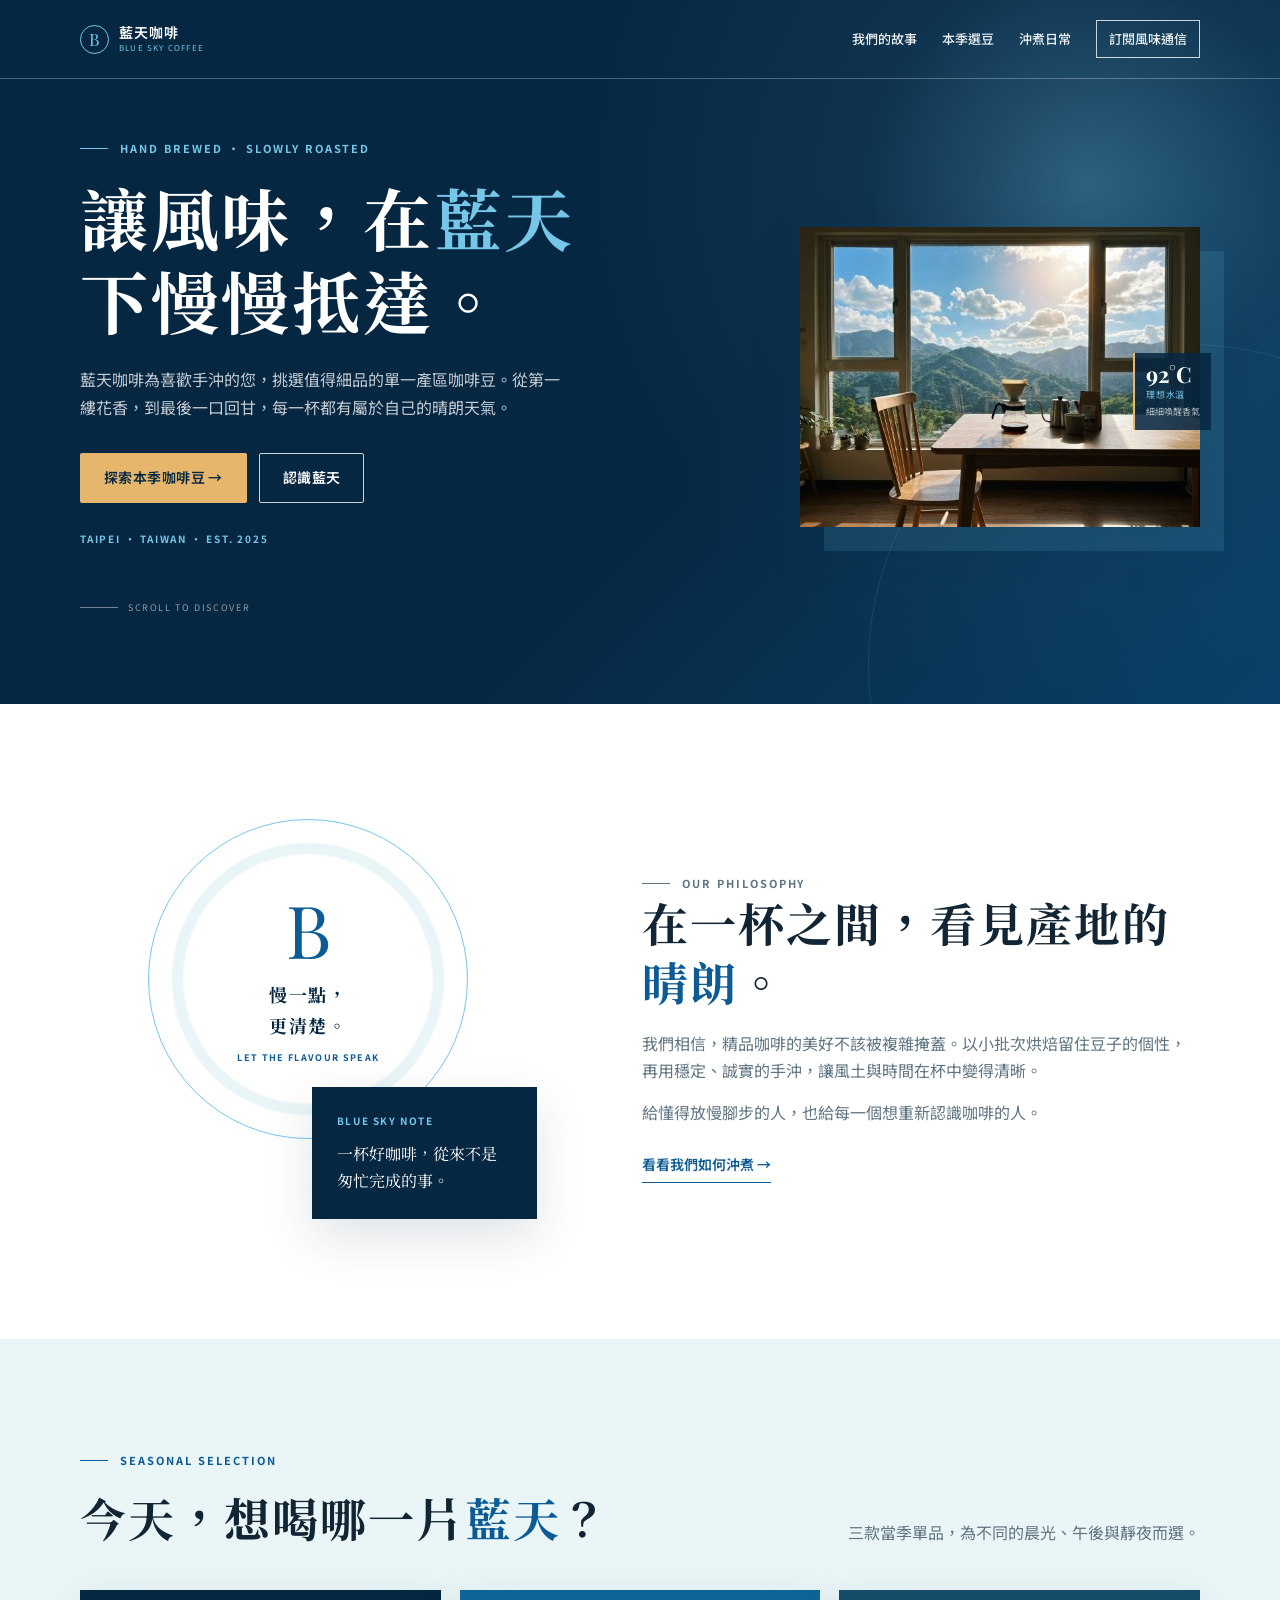
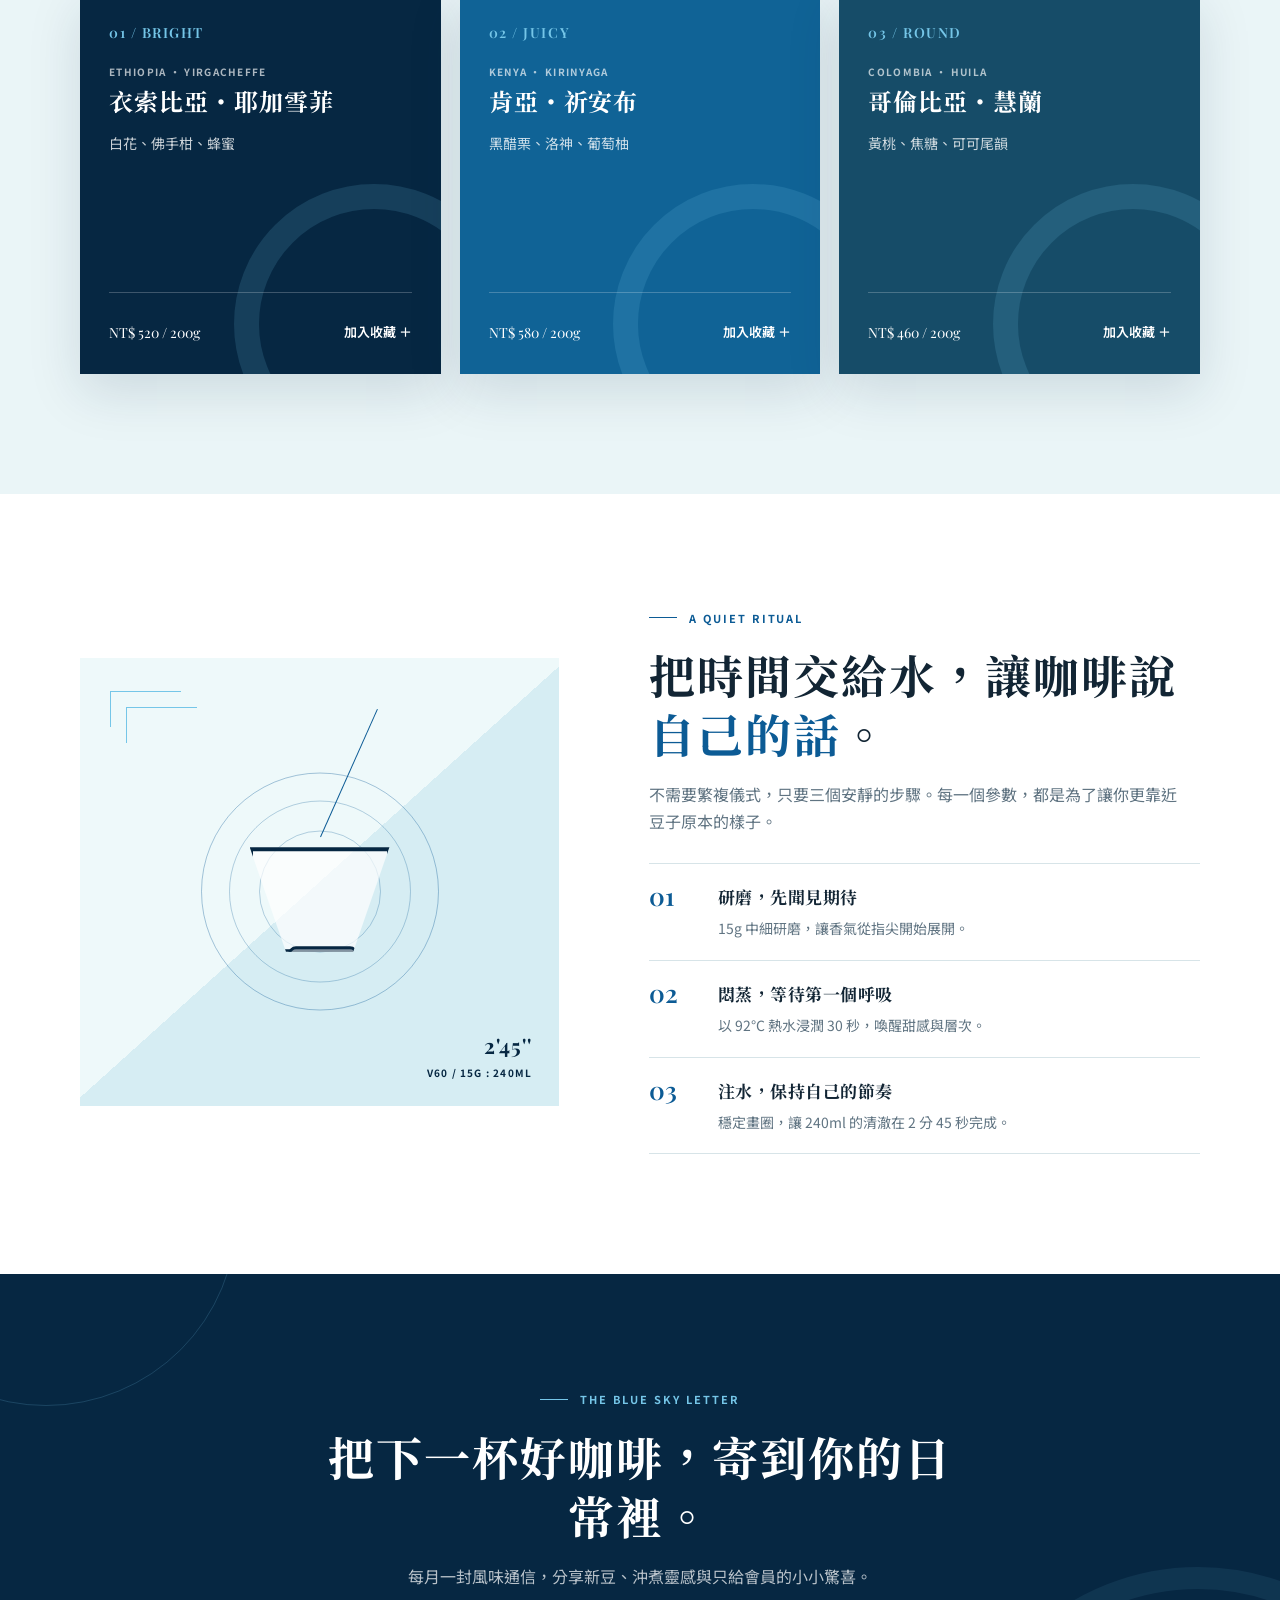
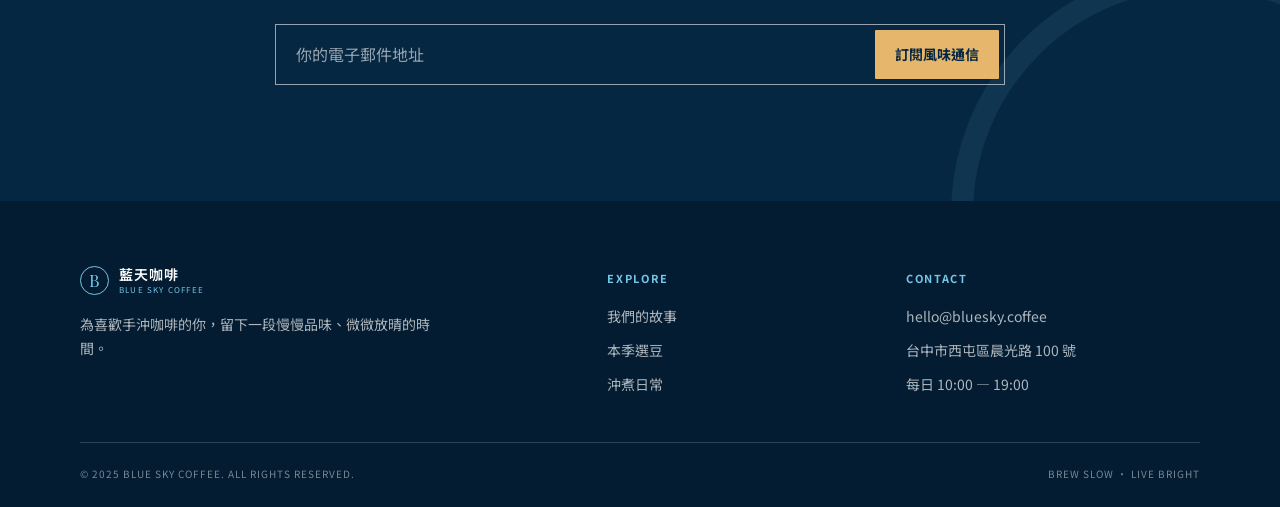
<file: onepage1/index.html>
<!DOCTYPE html>
<html lang="zh-Hant">
<head>
  <meta charset="UTF-8">
  <meta name="viewport" content="width=device-width, initial-scale=1.0">
  <meta name="description" content="藍天咖啡，為手沖咖啡愛好者挑選當季精品咖啡豆，讓每一杯都清澈、明亮、值得細品。">
  <title>藍天咖啡｜讓風味，慢慢抵達</title>
  <link rel="preconnect" href="https://fonts.googleapis.com">
  <link rel="preconnect" href="https://fonts.gstatic.com" crossorigin>
  <link href="https://fonts.googleapis.com/css2?family=Noto+Sans+TC:wght@400;500;600;700&family=Noto+Serif+TC:wght@500;600;700;900&family=Playfair+Display:ital,wght@0,600;0,700;1,600&display=swap" rel="stylesheet">
  <style>
    :root {
      --navy: #062742;
      --blue: #0c5b95;
      --sky: #75c6e8;
      --mist: #eaf5f7;
      --cream: #fbfaf6;
      --ink: #122534;
      --muted: #607482;
      --line: #d7e4e8;
      --sand: #e5b66b;
      --shadow: 0 18px 50px rgba(6, 39, 66, .13);
    }

    * { box-sizing: border-box; }
    html { scroll-behavior: smooth; }
    body {
      margin: 0;
      background: var(--cream);
      color: var(--ink);
      font-family: "Noto Sans TC", sans-serif;
      font-size: 16px;
      line-height: 1.7;
    }
    a { color: inherit; text-decoration: none; }
    button, input { font: inherit; }
    button { cursor: pointer; }
    :focus-visible { outline: 3px solid var(--sky); outline-offset: 4px; }

    .wrap { width: min(1120px, calc(100% - 48px)); margin-inline: auto; }
    .eyebrow {
      display: flex;
      align-items: center;
      gap: 12px;
      margin: 0 0 18px;
      color: var(--blue);
      font-size: 11px;
      font-weight: 700;
      letter-spacing: .18em;
    }
    .eyebrow::before { width: 28px; height: 1px; background: currentColor; content: ""; }
    .section-title {
      margin: 0;
      font-family: "Noto Serif TC", serif;
      font-size: clamp(30px, 4vw, 46px);
      font-weight: 700;
      letter-spacing: .045em;
      line-height: 1.28;
    }
    .accent { color: var(--blue); }
    .section-copy { margin: 18px 0 0; color: var(--muted); }
    .button, .text-link {
      display: inline-flex;
      align-items: center;
      justify-content: center;
      min-height: 50px;
      padding: 11px 23px;
      border: 1px solid transparent;
      border-radius: 2px;
      font-size: 14px;
      font-weight: 600;
      letter-spacing: .03em;
      transition: background-color .25s ease, color .25s ease, border-color .25s ease, transform .25s ease;
    }
    .button:hover, .text-link:hover { transform: translateY(-2px); }
    .button-primary { background: var(--sand); color: var(--navy); }
    .button-primary:hover { background: #f0ca84; }
    .button-outline { border-color: rgba(255,255,255,.8); color: #fff; }
    .button-outline:hover { background: #fff; color: var(--navy); }

    .site-header {
      position: absolute;
      z-index: 10;
      top: 0;
      left: 0;
      width: 100%;
      border-bottom: 1px solid rgba(255,255,255,.27);
    }
    .navbar {
      display: flex;
      align-items: center;
      justify-content: space-between;
      min-height: 78px;
      gap: 24px;
    }
    .brand { display: inline-flex; align-items: center; gap: 10px; color: #fff; }
    .brand-mark {
      display: grid;
      width: 29px;
      height: 29px;
      place-items: center;
      border: 1px solid var(--sky);
      border-radius: 50%;
      color: var(--sky);
      font-family: "Playfair Display", serif;
      font-size: 17px;
      line-height: 1;
    }
    .brand-copy { display: grid; line-height: 1.1; }
    .brand-copy strong { font-size: 14px; font-weight: 600; letter-spacing: .08em; }
    .brand-copy small { margin-top: 4px; color: var(--sky); font-size: 8px; letter-spacing: .15em; }
    .nav-links { display: flex; align-items: center; gap: 25px; }
    .nav-links a { position: relative; color: rgba(255,255,255,.92); font-size: 13px; font-weight: 500; white-space: nowrap; }
    .nav-links a:not(.nav-cta)::after {
      position: absolute;
      right: 0;
      bottom: -7px;
      width: 0;
      height: 1px;
      background: var(--sky);
      content: "";
      transition: width .25s ease;
    }
    .nav-links a:not(.nav-cta):hover::after { right: auto; left: 0; width: 100%; }
    .nav-links .nav-cta { padding: 7px 12px; border: 1px solid rgba(255,255,255,.78); }
    .nav-links .nav-cta:hover { background: #fff; color: var(--navy); }
    .menu-toggle { display: none; padding: 4px; border: 0; background: transparent; color: #fff; font-size: 24px; line-height: 1; }

    .hero {
      position: relative;
      display: flex;
      min-height: 704px;
      overflow: hidden;
      align-items: stretch;
      background:
        radial-gradient(circle at 85% 26%, rgba(117,198,232,.35) 0, rgba(117,198,232,.08) 18%, transparent 43%),
        linear-gradient(135deg, #062742 0%, #062742 58%, #0a4168 100%);
      color: #fff;
    }
    .hero::after {
      position: absolute;
      z-index: 0;
      right: -18vw;
      bottom: -22vw;
      width: 50vw;
      height: 50vw;
      border: 1px solid rgba(117,198,232,.13);
      border-radius: 50%;
      content: "";
    }
    .hero-grid {
      position: relative;
      z-index: 1;
      display: grid;
      grid-template-columns: 1.02fr .98fr;
      gap: 45px;
      align-items: center;
      padding-top: 122px;
      padding-bottom: 72px;
    }
    .hero-content { max-width: 560px; }
    .hero .eyebrow { color: var(--sky); }
    .hero-title {
      max-width: 540px;
      margin: 0;
      font-family: "Noto Serif TC", serif;
      font-size: clamp(42px, 5.5vw, 68px);
      font-weight: 700;
      letter-spacing: .04em;
      line-height: 1.22;
    }
    .hero-title .sky-word { color: var(--sky); }
    .hero-lede { max-width: 490px; margin: 25px 0 0; color: rgba(255,255,255,.76); }
    .hero-actions { display: flex; flex-wrap: wrap; gap: 12px; margin-top: 32px; }
    .hero-meta { margin: 27px 0 0; color: var(--sky); font-size: 10px; font-weight: 700; letter-spacing: .18em; }
    .scroll-note { display: flex; align-items: center; gap: 10px; margin: 53px 0 0; color: rgba(255,255,255,.55); font-size: 9px; letter-spacing: .18em; }
    .scroll-note::before { width: 38px; height: 1px; background: rgba(255,255,255,.45); content: ""; }

    .hero-art {
      position: relative;
      width: min(100%, 400px);
      height: 300px;
      min-height: 0;
      margin-left: auto;
      overflow: visible;
      aspect-ratio: auto;
      border: 0;
      background: transparent;
      box-shadow: none;
    }
    .hero-photo { width: 400px; height: 300px; object-fit: cover; box-shadow: 24px 24px 0 rgba(117,198,232,.13), var(--shadow); }
    .window-frame { position: absolute; inset: 0; border: 12px solid #e8d4ae; box-shadow: inset 0 0 0 2px rgba(6,39,66,.18); }
    .window-frame::before, .window-frame::after { position: absolute; background: rgba(6,39,66,.25); content: ""; }
    .window-frame::before { top: 0; bottom: 0; left: 49%; width: 4px; }
    .window-frame::after { top: 46%; right: 0; left: 0; height: 4px; }
    .sun { position: absolute; top: 16%; right: 17%; width: 77px; height: 77px; border-radius: 50%; background: #fff2be; box-shadow: 0 0 45px 22px rgba(255,228,150,.42); }
    .mountain { position: absolute; bottom: 28%; width: 75%; height: 36%; clip-path: polygon(0 100%, 35% 15%, 48% 50%, 63% 0, 100% 100%); background: #497b83; opacity: .9; }
    .mountain.one { left: -12%; }
    .mountain.two { right: -27%; bottom: 27%; background: #30616b; transform: scaleX(-1); opacity: .75; }
    .tabletop { position: absolute; right: -8%; bottom: -7%; left: -8%; height: 33%; background: linear-gradient(#643e2e 0%, #3d251e 100%); transform: perspective(200px) rotateX(10deg); }
    .chair { position: absolute; right: 7%; bottom: 18%; width: 100px; height: 112px; border: 12px solid #543126; border-bottom: 0; border-radius: 48px 48px 0 0; opacity: .8; }
    .chair::after { position: absolute; bottom: -75px; left: 14px; width: 8px; height: 75px; background: #543126; box-shadow: 53px 0 #543126; content: ""; }
    .coffee-vessel { position: absolute; bottom: 14%; left: 28%; width: 112px; height: 105px; }
    .coffee-vessel .dripper { position: absolute; top: 0; left: 29px; width: 53px; height: 45px; border: 3px solid #d8e7e1; border-radius: 5px 5px 22px 22px; background: linear-gradient(135deg, rgba(222,246,240,.75), rgba(124,180,181,.2)); clip-path: polygon(0 0, 100% 0, 78% 100%, 22% 100%); }
    .coffee-vessel .carafe { position: absolute; bottom: 0; left: 17px; width: 78px; height: 68px; border: 3px solid #d8e7e1; border-radius: 10px 10px 23px 23px; background: linear-gradient(to top, rgba(56,29,19,.82) 0 38%, rgba(190,228,227,.24) 39%); }
    .coffee-vessel .carafe::before { position: absolute; top: -20px; left: 24px; width: 26px; height: 22px; border: 3px solid #d8e7e1; border-bottom: 0; border-radius: 50% 50% 0 0; content: ""; }
    .steam { position: absolute; bottom: 59%; left: 49%; width: 23px; height: 58px; border-left: 2px solid rgba(255,255,255,.63); border-radius: 50%; transform: rotate(16deg); }
    .steam::after { position: absolute; top: -5px; left: 14px; width: 18px; height: 48px; border-right: 2px solid rgba(255,255,255,.44); border-radius: 50%; content: ""; }
    .art-label { position: absolute; z-index: 3; right: -11px; top: 42%; display: grid; gap: 2px; padding: 10px 11px; border-left: 2px solid var(--sand); background: rgba(6,39,66,.86); color: #fff; }
    .art-label strong { font-family: "Playfair Display", serif; font-size: 22px; line-height: 1; }
    .art-label span { color: var(--sky); font-size: 9px; letter-spacing: .09em; }
    .art-label small { color: rgba(255,255,255,.72); font-size: 9px; }

    .story { padding: 115px 0 120px; background: #fff; }
    .story-grid { display: grid; grid-template-columns: .9fr 1.1fr; gap: clamp(45px, 9vw, 105px); align-items: center; }
    .story-visual { position: relative; min-height: 400px; }
    .story-seal {
      display: grid;
      width: 320px;
      height: 320px;
      place-content: center;
      margin: 0 auto;
      border: 1px solid var(--sky);
      border-radius: 50%;
      background: radial-gradient(circle, #fff 0 55%, #eaf5f7 56% 60%, #fff 61%);
      color: var(--navy);
      text-align: center;
    }
    .story-seal::before { display: block; margin-bottom: 14px; color: var(--blue); content: "B"; font-family: "Playfair Display", serif; font-size: 73px; line-height: 1; }
    .story-seal strong { font-family: "Noto Serif TC", serif; font-size: 18px; letter-spacing: .09em; }
    .story-seal span { margin-top: 10px; color: var(--blue); font-size: 9px; font-weight: 700; letter-spacing: .15em; }
    .note-card { position: absolute; right: 0; bottom: 0; width: min(225px, 57%); padding: 25px; background: var(--navy); color: #fff; box-shadow: var(--shadow); }
    .note-card p:first-child { margin: 0; color: var(--sky); font-size: 10px; font-weight: 700; letter-spacing: .16em; }
    .note-card p:last-child { margin: 12px 0 0; font-family: "Noto Serif TC", serif; font-size: 16px; line-height: 1.65; }
    .story-content p { margin: 19px 0 0; color: var(--muted); }
    .story-content p + p { margin-top: 15px; }
    .underlined-link { display: inline-flex; margin-top: 27px; padding-bottom: 5px; border-bottom: 1px solid var(--blue); color: var(--blue); font-size: 14px; font-weight: 600; transition: gap .2s ease; }
    .underlined-link:hover { gap: 8px; }

    .coffee { padding: 112px 0 120px; background: var(--mist); }
    .coffee-heading { display: flex; align-items: end; justify-content: space-between; gap: 32px; margin-bottom: 43px; }
    .coffee-heading .section-copy { max-width: 365px; }
    .coffee-grid { display: grid; grid-template-columns: repeat(3, 1fr); gap: 19px; }
    .coffee-card {
      position: relative;
      display: flex;
      min-height: 384px;
      overflow: hidden;
      flex-direction: column;
      padding: 31px 29px 25px;
      background: var(--navy);
      color: #fff;
      box-shadow: var(--shadow);
    }
    .coffee-card:nth-child(2) { background: #106396; }
    .coffee-card:nth-child(3) { background: #164c68; }
    .coffee-card::after { position: absolute; right: -73px; bottom: -90px; width: 230px; height: 230px; border: 25px solid rgba(117,198,232,.15); border-radius: 50%; content: ""; }
    .coffee-card > * { position: relative; z-index: 1; }
    .bean-no { margin: 0; color: var(--sky); font-family: "Playfair Display", serif; font-size: 14px; font-weight: 600; letter-spacing: .11em; }
    .origin { margin: 19px 0 5px; color: rgba(255,255,255,.67); font-size: 10px; font-weight: 700; letter-spacing: .13em; }
    .bean-name { margin: 0; font-family: "Noto Serif TC", serif; font-size: 24px; font-weight: 700; letter-spacing: .04em; line-height: 1.35; }
    .flavour { margin: 14px 0 0; color: rgba(255,255,255,.79); font-size: 14px; }
    .coffee-bottom { display: flex; align-items: center; justify-content: space-between; gap: 13px; margin-top: auto; padding-top: 23px; border-top: 1px solid rgba(255,255,255,.22); }
    .price { font-family: "Playfair Display", serif; font-size: 14px; white-space: nowrap; }
    .save-button { padding: 5px 0; border: 0; background: transparent; color: #fff; font-size: 13px; font-weight: 600; white-space: nowrap; transition: color .2s ease; }
    .save-button:hover { color: var(--sand); }

    .brew { padding: 115px 0 120px; background: #fff; }
    .brew-grid { display: grid; grid-template-columns: .93fr 1.07fr; gap: clamp(44px, 7vw, 90px); align-items: center; }
    .brew-art { position: relative; min-height: 448px; overflow: hidden; background: linear-gradient(138deg, #eef9fa 0 50%, #d6edf3 50% 100%); }
    .brew-art::before { position: absolute; top: 33px; left: 30px; width: 70px; height: 35px; border-top: 1px solid var(--sky); border-left: 1px solid var(--sky); content: ""; }
    .brew-art::after { position: absolute; top: 49px; left: 46px; width: 70px; height: 35px; border-top: 1px solid var(--sky); border-left: 1px solid var(--sky); content: ""; }
    .pour-rings { position: absolute; top: 50%; left: 50%; width: 238px; height: 238px; border: 1px solid rgba(12,91,149,.35); border-radius: 50%; transform: translate(-50%,-46%); }
    .pour-rings::before, .pour-rings::after { position: absolute; border: 1px solid rgba(12,91,149,.28); border-radius: 50%; content: ""; }
    .pour-rings::before { inset: 27px; }
    .pour-rings::after { inset: 57px; }
    .pour-line { position: absolute; top: 39px; left: 50%; width: 1px; height: 140px; background: var(--blue); transform: rotate(24deg); transform-origin: bottom; }
    .v60 { position: absolute; top: 50%; left: 50%; width: 140px; height: 105px; border: 3px solid var(--navy); border-top-width: 4px; background: rgba(255,255,255,.7); clip-path: polygon(0 0, 100% 0, 74% 100%, 26% 100%); transform: translate(-50%,-33%); }
    .v60::after { position: absolute; bottom: -61px; left: 35px; width: 64px; height: 58px; border: 3px solid var(--navy); border-radius: 8px 8px 19px 19px; background: linear-gradient(to top, #6c3924 0 31%, rgba(255,255,255,.5) 32%); content: ""; }
    .brew-caption { position: absolute; right: 27px; bottom: 25px; display: grid; color: var(--navy); text-align: right; }
    .brew-caption strong { font-family: "Playfair Display", serif; font-size: 21px; letter-spacing: .05em; }
    .brew-caption span { font-size: 10px; font-weight: 700; letter-spacing: .12em; }
    .brew-content .section-copy { max-width: 530px; }
    .brew-steps { margin-top: 28px; border-top: 1px solid var(--line); }
    .brew-step { display: grid; grid-template-columns: 55px 1fr; gap: 14px; padding: 19px 0; border-bottom: 1px solid var(--line); }
    .step-no { color: var(--blue); font-family: "Playfair Display", serif; font-size: 25px; font-weight: 600; line-height: 1; }
    .brew-step h3 { margin: 0; font-family: "Noto Serif TC", serif; font-size: 17px; letter-spacing: .03em; }
    .brew-step p { margin: 5px 0 0; color: var(--muted); font-size: 14px; }

    .visit { position: relative; overflow: hidden; padding: 116px 0; background: var(--navy); color: #fff; text-align: center; }
    .visit::before, .visit::after { position: absolute; width: 380px; height: 380px; border: 1px solid rgba(117,198,232,.19); border-radius: 50%; content: ""; }
    .visit::before { top: -250px; left: -145px; }
    .visit::after { right: -165px; bottom: -260px; width: 450px; height: 450px; border-width: 22px; opacity: .45; }
    .visit .wrap { position: relative; z-index: 1; max-width: 730px; }
    .visit .eyebrow { justify-content: center; color: var(--sky); }
    .visit .section-title { max-width: 670px; margin-inline: auto; }
    .visit .section-copy { max-width: 535px; margin-inline: auto; color: rgba(255,255,255,.72); }
    .subscribe-form { display: flex; margin: 34px auto 0; padding: 5px; border: 1px solid rgba(255,255,255,.58); }
    .subscribe-form input { min-width: 0; flex: 1; padding: 11px 15px; border: 0; outline: 0; background: transparent; color: #fff; }
    .subscribe-form input::placeholder { color: rgba(255,255,255,.58); }
    .subscribe-form button { min-height: 48px; padding: 10px 20px; border: 0; border-radius: 1px; background: var(--sand); color: var(--navy); font-size: 14px; font-weight: 700; transition: background .2s ease; }
    .subscribe-form button:hover { background: #f1ca83; }

    .site-footer { padding: 65px 0 25px; background: #031c31; color: rgba(255,255,255,.68); }
    .footer-grid { display: grid; grid-template-columns: 1.45fr .75fr .9fr; gap: 54px; padding-bottom: 46px; }
    .footer-brand .brand { margin-bottom: 18px; }
    .footer-brand p { max-width: 355px; margin: 0; font-size: 14px; }
    .footer-heading { margin: 3px 0 17px; color: var(--sky); font-size: 11px; font-weight: 700; letter-spacing: .15em; }
    .footer-links, .footer-contact { display: grid; gap: 10px; font-size: 14px; }
    .footer-links a:hover, .footer-contact a:hover { color: #fff; }
    .footer-bottom { display: flex; justify-content: space-between; gap: 18px; padding-top: 22px; border-top: 1px solid rgba(255,255,255,.17); color: rgba(255,255,255,.47); font-size: 10px; letter-spacing: .1em; }

    .toast {
      position: fixed;
      z-index: 20;
      right: 22px;
      bottom: 22px;
      max-width: min(360px, calc(100% - 44px));
      padding: 13px 18px;
      border-left: 3px solid var(--sand);
      background: var(--navy);
      box-shadow: var(--shadow);
      color: #fff;
      font-size: 14px;
      opacity: 0;
      pointer-events: none;
      transform: translateY(12px);
      transition: opacity .22s ease, transform .22s ease;
    }
    .toast.show { opacity: 1; transform: translateY(0); }
    .reveal { opacity: 0; transform: translateY(18px); transition: opacity .65s ease, transform .65s ease; }
    .reveal.visible { opacity: 1; transform: translateY(0); }

    @media (max-width: 820px) {
      .navbar { position: relative; }
      .menu-toggle { display: block; }
      .nav-links {
        position: absolute;
        top: 100%;
        right: -24px;
        left: -24px;
        display: grid;
        max-height: 0;
        overflow: hidden;
        gap: 0;
        background: #05233c;
        transition: max-height .32s ease;
      }
      .nav-links.open { max-height: 300px; }
      .nav-links a { padding: 12px 24px; border-top: 1px solid rgba(255,255,255,.1); }
      .nav-links .nav-cta { margin: 8px 24px 16px; padding: 9px 12px; text-align: center; }
      .hero { min-height: 710px; }
      .hero-grid { grid-template-columns: 1fr; gap: 17px; padding-top: 112px; }
      .hero-content { max-width: 640px; }
      .scroll-note { margin-top: 29px; }
      .hero-art { width: min(100%, 330px); height: 248px; min-height: 0; max-height: none; margin: 0; }
      .hero-photo { width: 330px; height: 248px; }
      .coffee-grid { grid-template-columns: repeat(2, 1fr); }
      .coffee-card:nth-child(3) { grid-column: span 2; }
      .story-grid, .brew-grid { grid-template-columns: 1fr; }
      .story-visual { max-width: 520px; width: 100%; margin: auto; }
      .brew-art { max-width: 540px; width: 100%; margin: auto; }
      .footer-grid { grid-template-columns: 1fr 1fr; }
      .footer-brand { grid-column: 1 / -1; }
    }

    @media (max-width: 560px) {
      .wrap { width: calc(100% - 34px); }
      .navbar { min-height: 70px; }
      .brand-copy strong { font-size: 13px; }
      .hero { min-height: 680px; }
      .hero-grid { padding-top: 98px; padding-bottom: 34px; }
      .hero-title { font-size: 40px; }
      .hero-lede { margin-top: 16px; font-size: 14px; line-height: 1.7; }
      .hero-actions { margin-top: 23px; }
      .hero-actions .button { flex: 1; padding-inline: 13px; }
      .hero-meta { margin-top: 18px; }
      .hero-art { width: 260px; height: 195px; min-height: 0; max-height: none; }
      .hero-photo { width: 260px; height: 195px; }
      .art-label { display: none; }
      .sun { width: 49px; height: 49px; }
      .coffee-vessel { bottom: 9%; left: 25%; transform: scale(.72); transform-origin: bottom left; }
      .chair { transform: scale(.72); transform-origin: bottom right; }
      .story, .coffee, .brew, .visit { padding: 76px 0; }
      .story-seal { width: 245px; height: 245px; }
      .story-seal::before { margin-bottom: 8px; font-size: 54px; }
      .story-seal strong { font-size: 15px; }
      .story-visual { min-height: 315px; }
      .note-card { width: 185px; padding: 18px; }
      .note-card p:last-child { font-size: 14px; }
      .coffee-heading { display: block; margin-bottom: 30px; }
      .coffee-heading .section-copy { margin-top: 14px; }
      .coffee-grid { grid-template-columns: 1fr; }
      .coffee-card, .coffee-card:nth-child(3) { min-height: 330px; grid-column: auto; }
      .brew-art { min-height: 310px; }
      .pour-rings { width: 185px; height: 185px; }
      .v60 { transform: translate(-50%,-28%) scale(.82); }
      .subscribe-form { display: grid; gap: 6px; padding: 5px; }
      .subscribe-form input, .subscribe-form button { width: 100%; }
      .footer-grid { grid-template-columns: 1fr; gap: 32px; }
      .footer-brand { grid-column: auto; }
      .footer-bottom { display: grid; gap: 9px; }
    }

    @media (prefers-reduced-motion: reduce) {
      html { scroll-behavior: auto; }
      *, *::before, *::after { transition-duration: .01ms !important; animation-duration: .01ms !important; animation-iteration-count: 1 !important; }
      .reveal { opacity: 1; transform: none; }
    }
  </style>
</head>
<body>
  <header class="site-header" id="top">
    <nav class="wrap navbar" aria-label="主要導覽">
      <a class="brand" href="#top" aria-label="回到藍天咖啡首頁">
        <span class="brand-mark" aria-hidden="true">B</span>
        <span class="brand-copy"><strong>藍天咖啡</strong><small>BLUE SKY COFFEE</small></span>
      </a>
      <button class="menu-toggle" type="button" aria-controls="navLinks" aria-expanded="false" aria-label="開啟導覽選單">☰</button>
      <div class="nav-links" id="navLinks">
        <a href="#story">我們的故事</a>
        <a href="#coffee">本季選豆</a>
        <a href="#brew">沖煮日常</a>
        <a class="nav-cta" href="#visit">訂閱風味通信</a>
      </div>
    </nav>
  </header>

  <main>
    <section class="hero" aria-labelledby="heroTitle">
      <div class="wrap hero-grid">
        <div class="hero-content">
          <p class="eyebrow">HAND BREWED · SLOWLY ROASTED</p>
          <h1 class="hero-title" id="heroTitle">讓風味，在<span class="sky-word">藍天</span>下慢慢抵達。</h1>
          <p class="hero-lede">藍天咖啡為喜歡手沖的您，挑選值得細品的單一產區咖啡豆。從第一縷花香，到最後一口回甘，每一杯都有屬於自己的晴朗天氣。</p>
          <div class="hero-actions">
            <a class="button button-primary" href="#coffee">探索本季咖啡豆 →</a>
            <a class="button button-outline" href="#story">認識藍天</a>
          </div>
          <p class="hero-meta">TAIPEI · TAIWAN · EST. 2025</p>
          <p class="scroll-note">SCROLL TO DISCOVER</p>
        </div>

        <div class="hero-art" aria-hidden="true">
          <img class="hero-photo" src="images/hero.jpg" width="400" height="300" alt="">
          <span class="art-label"><strong>92°C</strong><span>理想水溫</span><small>細細喚醒香氣</small></span>
        </div>
      </div>
    </section>

    <section class="story" id="story" aria-labelledby="storyTitle">
      <div class="wrap story-grid">
        <div class="story-visual reveal" aria-hidden="true">
          <div class="story-seal"><strong>慢一點，<br>更清楚。</strong><span>LET THE FLAVOUR SPEAK</span></div>
          <div class="note-card"><p>BLUE SKY NOTE</p><p>一杯好咖啡，從來不是匆忙完成的事。</p></div>
        </div>
        <div class="story-content reveal">
          <p class="eyebrow">OUR PHILOSOPHY</p>
          <h2 class="section-title" id="storyTitle">在一杯之間，看見產地的<span class="accent">晴朗</span>。</h2>
          <p>我們相信，精品咖啡的美好不該被複雜掩蓋。以小批次烘焙留住豆子的個性，再用穩定、誠實的手沖，讓風土與時間在杯中變得清晰。</p>
          <p>給懂得放慢腳步的人，也給每一個想重新認識咖啡的人。</p>
          <a class="underlined-link" href="#brew">看看我們如何沖煮 →</a>
        </div>
      </div>
    </section>

    <section class="coffee" id="coffee" aria-labelledby="coffeeTitle">
      <div class="wrap">
        <div class="coffee-heading reveal">
          <div>
            <p class="eyebrow">SEASONAL SELECTION</p>
            <h2 class="section-title" id="coffeeTitle">今天，想喝哪一片<span class="accent">藍天</span>？</h2>
          </div>
          <p class="section-copy">三款當季單品，為不同的晨光、午後與靜夜而選。</p>
        </div>
        <div class="coffee-grid">
          <article class="coffee-card reveal">
            <p class="bean-no">01 / BRIGHT</p>
            <p class="origin">ETHIOPIA · YIRGACHEFFE</p>
            <h3 class="bean-name">衣索比亞・耶加雪菲</h3>
            <p class="flavour">白花、佛手柑、蜂蜜</p>
            <div class="coffee-bottom"><span class="price">NT$ 520 / 200g</span><button class="save-button" type="button" data-coffee="衣索比亞・耶加雪菲">加入收藏 ＋</button></div>
          </article>
          <article class="coffee-card reveal">
            <p class="bean-no">02 / JUICY</p>
            <p class="origin">KENYA · KIRINYAGA</p>
            <h3 class="bean-name">肯亞・祈安布</h3>
            <p class="flavour">黑醋栗、洛神、葡萄柚</p>
            <div class="coffee-bottom"><span class="price">NT$ 580 / 200g</span><button class="save-button" type="button" data-coffee="肯亞・祈安布">加入收藏 ＋</button></div>
          </article>
          <article class="coffee-card reveal">
            <p class="bean-no">03 / ROUND</p>
            <p class="origin">COLOMBIA · HUILA</p>
            <h3 class="bean-name">哥倫比亞・慧蘭</h3>
            <p class="flavour">黃桃、焦糖、可可尾韻</p>
            <div class="coffee-bottom"><span class="price">NT$ 460 / 200g</span><button class="save-button" type="button" data-coffee="哥倫比亞・慧蘭">加入收藏 ＋</button></div>
          </article>
        </div>
      </div>
    </section>

    <section class="brew" id="brew" aria-labelledby="brewTitle">
      <div class="wrap brew-grid">
        <div class="brew-art reveal" aria-hidden="true">
          <span class="pour-rings"></span><span class="pour-line"></span><span class="v60"></span>
          <span class="brew-caption"><strong>2'45''</strong><span>V60 / 15G : 240ML</span></span>
        </div>
        <div class="brew-content reveal">
          <p class="eyebrow">A QUIET RITUAL</p>
          <h2 class="section-title" id="brewTitle">把時間交給水，讓咖啡說<span class="accent">自己的話</span>。</h2>
          <p class="section-copy">不需要繁複儀式，只要三個安靜的步驟。每一個參數，都是為了讓你更靠近豆子原本的樣子。</p>
          <div class="brew-steps">
            <div class="brew-step"><span class="step-no">01</span><div><h3>研磨，先聞見期待</h3><p>15g 中細研磨，讓香氣從指尖開始展開。</p></div></div>
            <div class="brew-step"><span class="step-no">02</span><div><h3>悶蒸，等待第一個呼吸</h3><p>以 92°C 熱水浸潤 30 秒，喚醒甜感與層次。</p></div></div>
            <div class="brew-step"><span class="step-no">03</span><div><h3>注水，保持自己的節奏</h3><p>穩定畫圈，讓 240ml 的清澈在 2 分 45 秒完成。</p></div></div>
          </div>
        </div>
      </div>
    </section>

    <section class="visit" id="visit" aria-labelledby="visitTitle">
      <div class="wrap reveal">
        <p class="eyebrow">THE BLUE SKY LETTER</p>
        <h2 class="section-title" id="visitTitle">把下一杯好咖啡，寄到你的日常裡。</h2>
        <p class="section-copy">每月一封風味通信，分享新豆、沖煮靈感與只給會員的小小驚喜。</p>
        <form class="subscribe-form" id="subscribeForm">
          <input type="email" aria-label="電子郵件地址" placeholder="你的電子郵件地址" required>
          <button type="submit">訂閱風味通信</button>
        </form>
      </div>
    </section>
  </main>

  <footer class="site-footer">
    <div class="wrap footer-grid">
      <div class="footer-brand">
        <a class="brand" href="#top" aria-label="回到藍天咖啡首頁"><span class="brand-mark" aria-hidden="true">B</span><span class="brand-copy"><strong>藍天咖啡</strong><small>BLUE SKY COFFEE</small></span></a>
        <p>為喜歡手沖咖啡的你，留下一段慢慢品味、微微放晴的時間。</p>
      </div>
      <div>
        <p class="footer-heading">EXPLORE</p>
        <div class="footer-links"><a href="#story">我們的故事</a><a href="#coffee">本季選豆</a><a href="#brew">沖煮日常</a></div>
      </div>
      <div>
        <p class="footer-heading">CONTACT</p>
        <div class="footer-contact"><a href="mailto:hello@bluesky.coffee">hello@bluesky.coffee</a><span>台中市西屯區晨光路 100 號</span><span>每日 10:00 — 19:00</span></div>
      </div>
    </div>
    <div class="wrap footer-bottom"><span>© 2025 BLUE SKY COFFEE. ALL RIGHTS RESERVED.</span><span>BREW SLOW · LIVE BRIGHT</span></div>
  </footer>

  <div class="toast" id="toast" role="status" aria-live="polite"></div>

  <script>
    const menuToggle = document.querySelector('.menu-toggle');
    const navLinks = document.querySelector('.nav-links');
    const toast = document.querySelector('#toast');
    let toastTimer;

    function closeMenu() {
      navLinks.classList.remove('open');
      menuToggle.setAttribute('aria-expanded', 'false');
      menuToggle.setAttribute('aria-label', '開啟導覽選單');
      menuToggle.textContent = '☰';
    }

    menuToggle.addEventListener('click', () => {
      const isOpen = navLinks.classList.toggle('open');
      menuToggle.setAttribute('aria-expanded', String(isOpen));
      menuToggle.setAttribute('aria-label', isOpen ? '關閉導覽選單' : '開啟導覽選單');
      menuToggle.textContent = isOpen ? '×' : '☰';
    });

    navLinks.querySelectorAll('a').forEach(link => link.addEventListener('click', closeMenu));

    function showToast(message) {
      window.clearTimeout(toastTimer);
      toast.textContent = message;
      toast.classList.add('show');
      toastTimer = window.setTimeout(() => toast.classList.remove('show'), 2600);
    }

    document.querySelectorAll('[data-coffee]').forEach(button => {
      button.addEventListener('click', () => showToast(`已將「${button.dataset.coffee}」加入你的收藏。`));
    });

    document.querySelector('#subscribeForm').addEventListener('submit', event => {
      event.preventDefault();
      const form = event.currentTarget;
      if (!form.checkValidity()) return;
      form.reset();
      showToast('謝謝訂閱，下一封晴朗的風味通信即將寄出。');
    });

    const reduceMotion = window.matchMedia('(prefers-reduced-motion: reduce)').matches;
    const revealItems = document.querySelectorAll('.reveal');
    if (reduceMotion || !('IntersectionObserver' in window)) {
      revealItems.forEach(item => item.classList.add('visible'));
    } else {
      const observer = new IntersectionObserver(entries => {
        entries.forEach(entry => {
          if (entry.isIntersecting) {
            entry.target.classList.add('visible');
            observer.unobserve(entry.target);
          }
        });
      }, { threshold: .12 });
      revealItems.forEach(item => observer.observe(item));
    }
  </script>
</body>
</html>
</file>
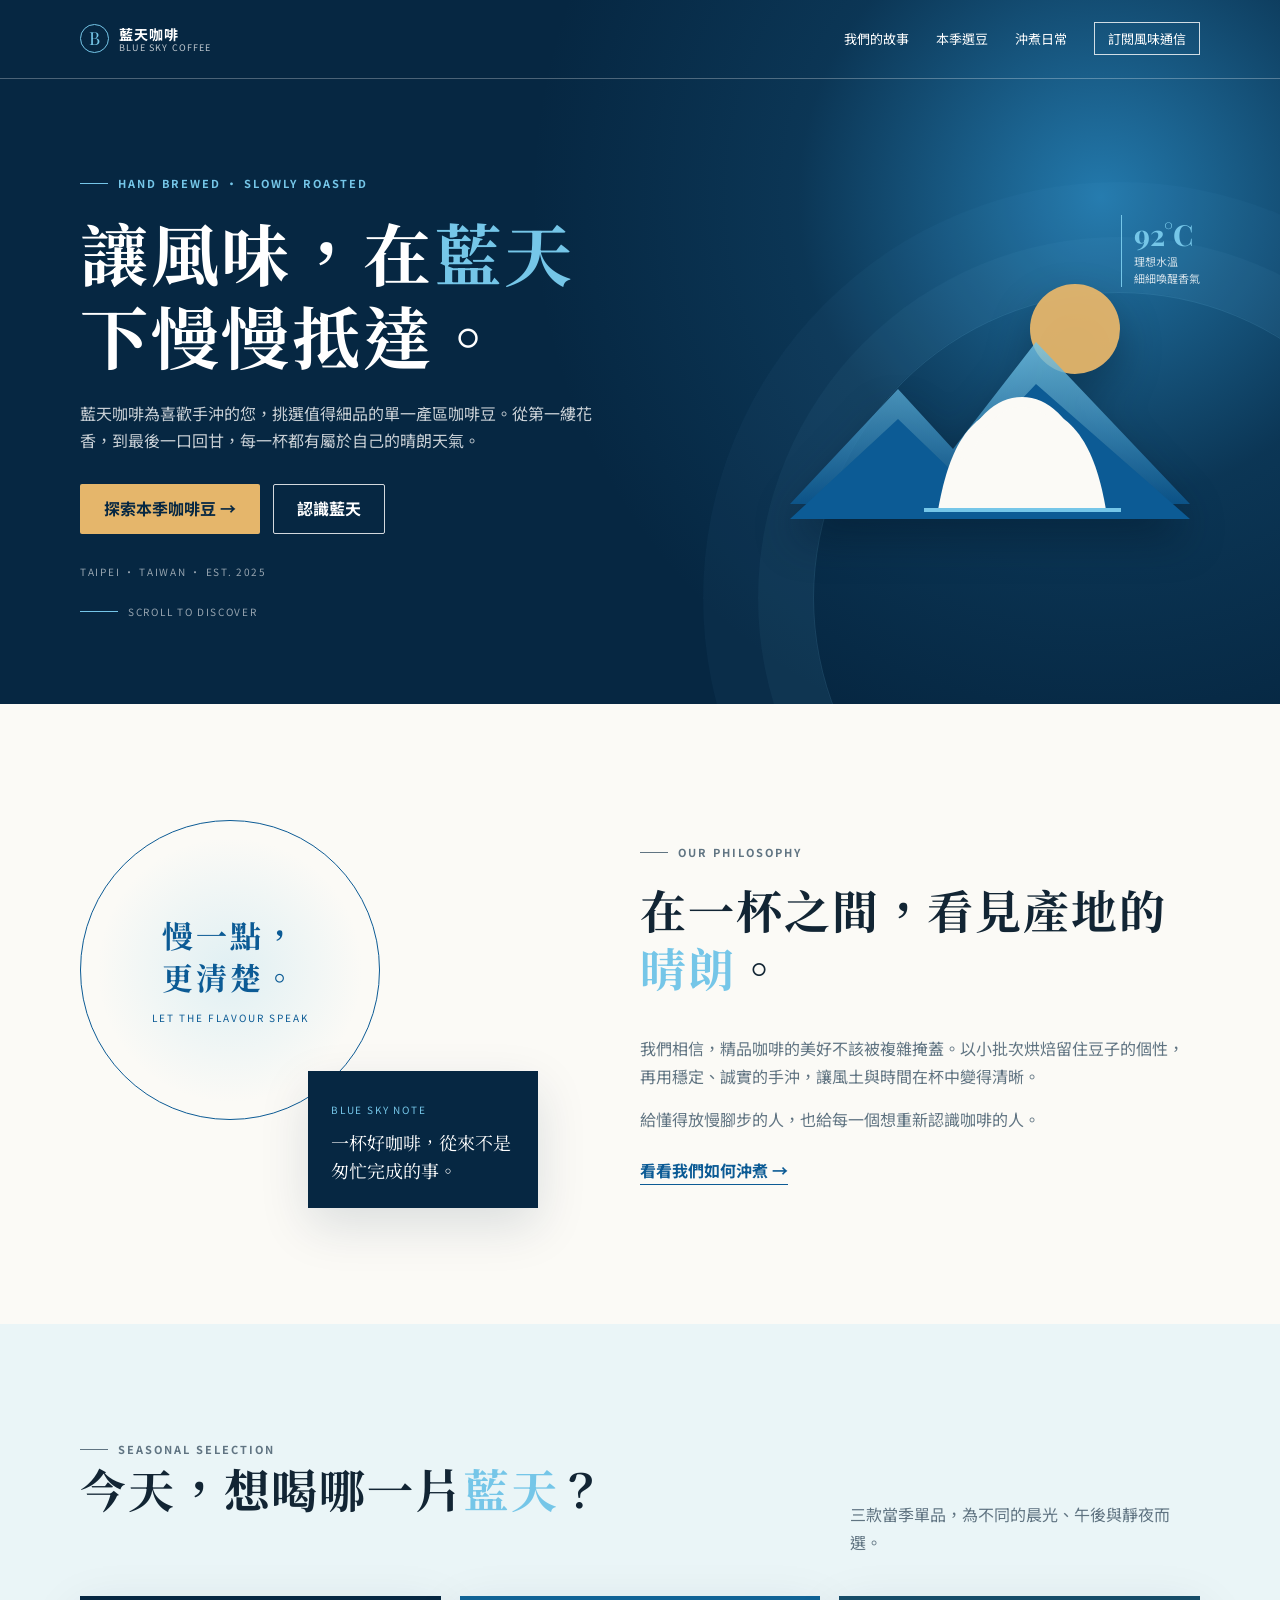
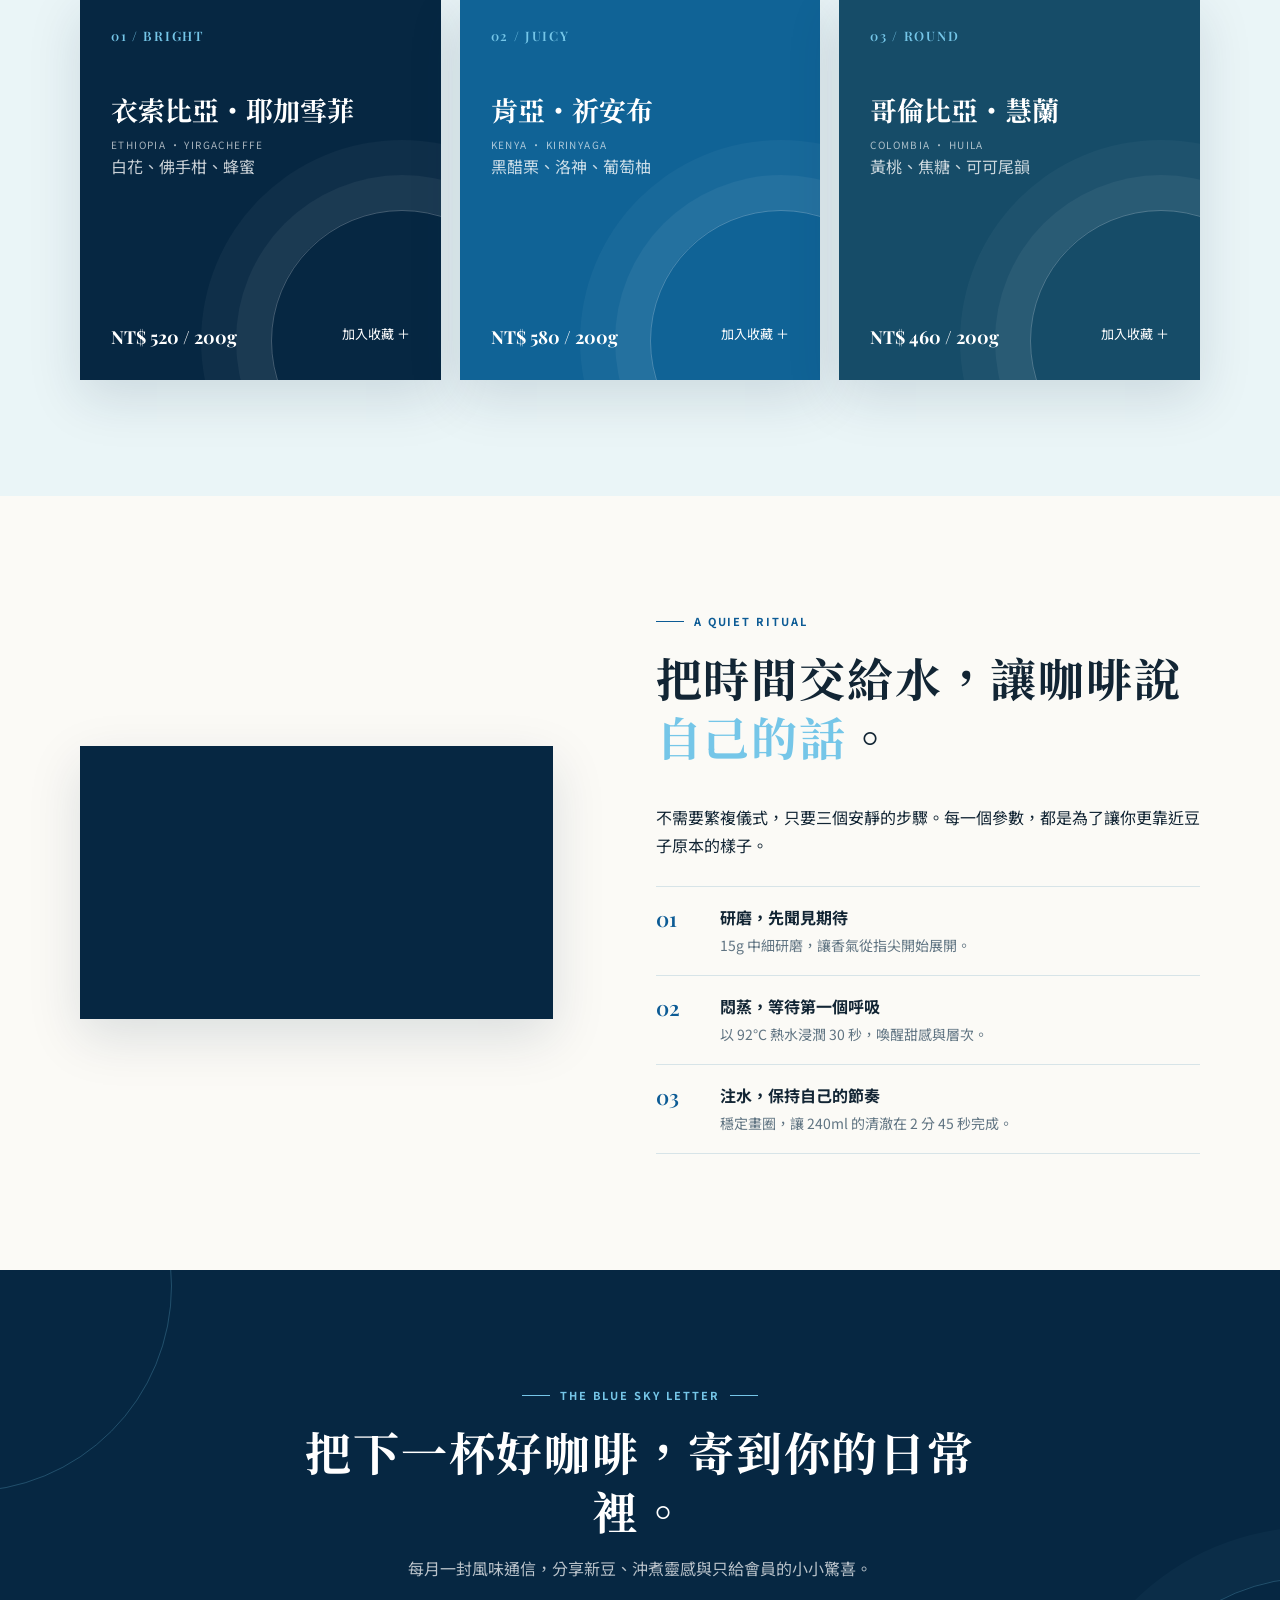
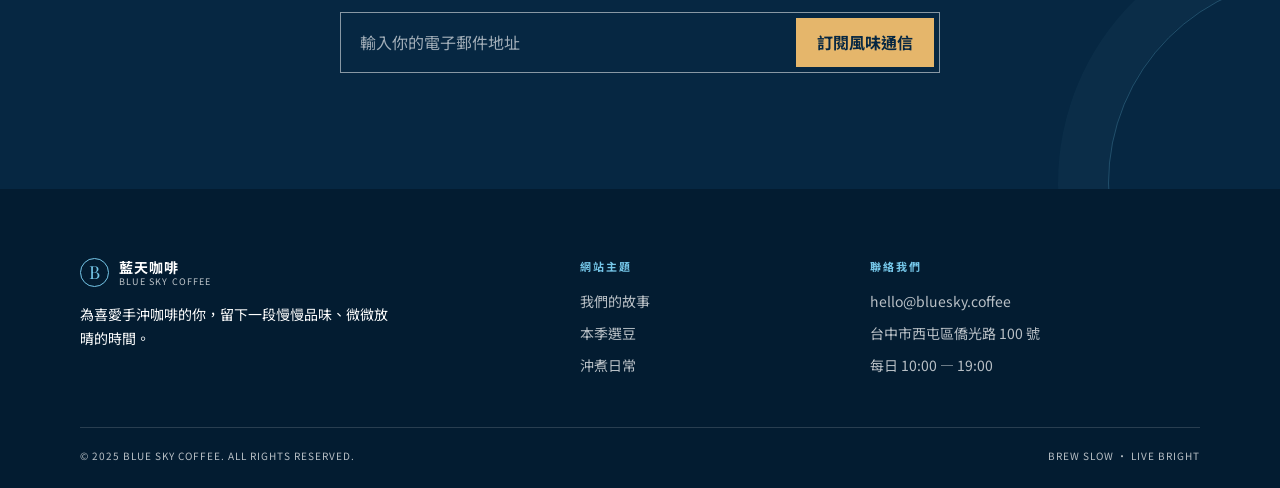
<file: onepage3/index.html>
<!doctype html>
<html lang="zh-Hant">
<head>
  <meta charset="UTF-8">
  <meta name="viewport" content="width=device-width, initial-scale=1.0">
  <meta name="description" content="藍天咖啡，為手沖咖啡愛好者挑選當季精品咖啡豆，讓每一杯都清澈、明亮、值得細品。">
  <title>藍天咖啡｜讓風味，慢慢抵達</title>
  <link rel="preconnect" href="https://fonts.googleapis.com">
  <link rel="preconnect" href="https://fonts.gstatic.com" crossorigin>
  <link href="https://fonts.googleapis.com/css2?family=Noto+Sans+TC:wght@400;500;700&family=Noto+Serif+TC:wght@600;700;900&family=Playfair+Display:wght@600;700&display=swap" rel="stylesheet">
  <style>
    :root{--navy:#062742;--blue:#0c5b95;--sky:#75c6e8;--mist:#eaf5f7;--cream:#fbfaf6;--ink:#122534;--muted:#607482;--line:#d7e4e8;--sand:#e5b66b;--shadow:0 18px 50px rgba(6,39,66,.13)}
    *{box-sizing:border-box} html{scroll-behavior:smooth} body{margin:0;background:var(--cream);color:var(--ink);font-family:"Noto Sans TC",sans-serif;font-size:16px;line-height:1.7} a{color:inherit;text-decoration:none} button,input{font:inherit} button{cursor:pointer} .wrap{width:min(1120px,calc(100% - 48px));margin:auto} :focus-visible{outline:3px solid var(--sky);outline-offset:4px}
    header{position:absolute;z-index:10;top:0;left:0;width:100%;border-bottom:1px solid rgba(255,255,255,.28)} nav{height:78px;display:flex;align-items:center;justify-content:space-between;gap:25px}.brand{display:flex;align-items:center;gap:10px;color:#fff;line-height:1.2}.brand-mark{display:grid;place-items:center;width:29px;height:29px;border:1px solid var(--sky);border-radius:50%;font-family:"Playfair Display",serif;color:var(--sky);font-size:18px}.brand strong{font-size:14px;letter-spacing:.08em}.brand small{display:block;font-size:9px;letter-spacing:.13em;color:rgba(255,255,255,.75)}.nav-links{display:flex;align-items:center;gap:27px;list-style:none;margin:0;padding:0;color:#fff;font-size:13px}.nav-links a:not(.nav-cta){position:relative}.nav-links a:not(.nav-cta):after{content:"";position:absolute;right:0;bottom:-7px;width:0;height:1px;background:var(--sky);transition:width .25s}.nav-links a:not(.nav-cta):hover:after{width:100%;left:0}.nav-cta{border:1px solid rgba(255,255,255,.8);padding:6px 13px;transition:.25s}.nav-cta:hover{background:#fff;color:var(--navy)}.menu-toggle{display:none;border:0;background:transparent;color:#fff;font-size:25px}
    .hero{min-height:704px;padding:122px 0 72px;background:radial-gradient(circle at 86% 28%,#2379ac 0,rgba(35,121,172,.18) 25%,transparent 47%),var(--navy);color:#fff;overflow:hidden;position:relative}.hero:after{content:"";position:absolute;right:-145px;bottom:-200px;width:610px;height:610px;border:1px solid rgba(117,198,232,.16);border-radius:50%;box-shadow:0 0 0 55px rgba(117,198,232,.05),0 0 0 110px rgba(117,198,232,.035)}.hero-grid{display:grid;grid-template-columns:1.02fr .98fr;align-items:center;gap:45px;min-height:510px;position:relative;z-index:1}.eyebrow{display:flex;align-items:center;gap:10px;margin:0 0 18px;color:var(--blue);font-size:11px;font-weight:700;letter-spacing:.18em}.eyebrow:before{content:"";width:28px;height:1px;background:currentColor}.hero .eyebrow{color:var(--sky)}h1,h2,h3,p{margin-top:0}.hero h1{max-width:650px;margin-bottom:23px;font-family:"Noto Serif TC",serif;font-size:clamp(42px,5.5vw,68px);line-height:1.22;letter-spacing:.04em}.sky-text{color:var(--sky)}.hero-lede{max-width:535px;color:rgba(255,255,255,.78);margin-bottom:30px}.hero-actions{display:flex;flex-wrap:wrap;gap:13px}.button{display:inline-flex;justify-content:center;align-items:center;min-height:50px;padding:10px 23px;border:1px solid transparent;border-radius:2px;font-weight:700;transition:transform .2s,background .2s,color .2s}.button:hover{transform:translateY(-2px)}.button.primary{background:var(--sand);color:var(--navy)}.button.secondary{border-color:rgba(255,255,255,.82);color:#fff}.button.secondary:hover{background:#fff;color:var(--navy)}.origin{margin:29px 0 0;color:rgba(255,255,255,.58);font-size:10px;letter-spacing:.17em}.scroll-note{position:absolute;bottom:2px;display:flex;align-items:center;gap:10px;color:rgba(255,255,255,.58);font-size:10px;letter-spacing:.17em}.scroll-note:before{content:"";width:38px;height:1px;background:var(--sky)}.hero-art{height:420px;position:relative}.hero-art img{position:absolute;width:400px;height:300px;right:10px;bottom:28px;object-fit:contain;filter:drop-shadow(0 20px 20px rgba(1,19,34,.38));}.temp-note{position:absolute;right:0;top:48px;border-left:1px solid var(--sky);padding-left:12px;color:rgba(255,255,255,.8);font-size:11px;line-height:1.55}.temp-note b{font:700 29px "Playfair Display",serif;color:var(--sky)}
    section:not(.hero){padding:116px 0}.section-title{font:700 clamp(30px,4vw,46px)/1.28 "Noto Serif TC",serif;letter-spacing:.04em}.story-grid,.brew-grid{display:grid;grid-template-columns:.9fr 1.1fr;align-items:center;gap:clamp(45px,8vw,105px)}.seal-stage{height:388px;position:relative}.seal{display:grid;place-content:center;width:300px;height:300px;border:1px solid var(--blue);border-radius:50%;background:radial-gradient(circle,rgba(117,198,232,.2),transparent 63%);color:var(--blue);text-align:center}.seal b{font:700 31px/1.35 "Noto Serif TC",serif;letter-spacing:.1em}.seal span{margin-top:12px;font-size:10px;letter-spacing:.2em}.sky-note{position:absolute;right:0;bottom:0;width:230px;padding:23px;background:var(--navy);color:#fff;box-shadow:var(--shadow)}.sky-note small{color:var(--sky);font-size:10px;letter-spacing:.18em}.sky-note p{margin:8px 0 0;font-family:"Noto Serif TC",serif;font-size:18px;line-height:1.55}.story-copy p{color:var(--muted)}.text-link{display:inline-block;margin-top:8px;color:var(--blue);font-weight:700;border-bottom:1px solid currentColor}
    .coffee{background:var(--mist)}.title-row{display:flex;align-items:end;justify-content:space-between;gap:28px;margin-bottom:40px}.title-row p{max-width:350px;margin:0;color:var(--muted)}.coffee-grid{display:grid;grid-template-columns:repeat(3,1fr);gap:19px}.coffee-card{position:relative;isolation:isolate;overflow:hidden;display:flex;flex-direction:column;min-height:384px;padding:31px;background:var(--navy);color:#fff;box-shadow:var(--shadow)}.coffee-card:nth-child(2){background:#106396}.coffee-card:nth-child(3){background:#164c68}.coffee-card:after{content:"";position:absolute;z-index:-1;right:-92px;bottom:-92px;width:260px;height:260px;border:1px solid rgba(255,255,255,.24);border-radius:50%;box-shadow:0 0 0 35px rgba(255,255,255,.05),0 0 0 70px rgba(255,255,255,.035)}.coffee-number{font:600 13px "Playfair Display",serif;letter-spacing:.13em;color:var(--sky)}.coffee-card h3{margin:48px 0 8px;font:700 27px/1.35 "Noto Serif TC",serif}.region{font-size:10px;letter-spacing:.14em;color:rgba(255,255,255,.65)}.flavour{color:rgba(255,255,255,.78)}.card-bottom{display:flex;align-items:end;justify-content:space-between;gap:10px;margin-top:auto}.price{font:700 18px "Playfair Display",serif}.favorite{border:0;background:transparent;padding:4px 0;color:#fff;font-size:13px;transition:color .2s}.favorite:hover{color:var(--sand)}
    .brew-grid{grid-template-columns:.93fr 1.07fr}.video-wrap{aspect-ratio:560/315;background:var(--navy);box-shadow:var(--shadow)}.video-wrap iframe{width:100%;height:100%;border:0}.steps{list-style:none;margin:27px 0 0;padding:0;border-top:1px solid var(--line)}.steps li{display:grid;grid-template-columns:48px 1fr;gap:16px;padding:17px 0;border-bottom:1px solid var(--line)}.step-no{font:600 21px "Playfair Display",serif;color:var(--blue)}.steps h3{margin:0 0 3px;font-size:16px}.steps p{margin:0;color:var(--muted);font-size:14px}
    .visit{position:relative;overflow:hidden;background:var(--navy);color:#fff;text-align:center}.visit:before,.visit:after{content:"";position:absolute;width:410px;height:410px;border:1px solid rgba(117,198,232,.25);border-radius:50%}.visit:before{left:-240px;top:-190px}.visit:after{right:-240px;bottom:-200px;box-shadow:0 0 0 50px rgba(117,198,232,.04)}.visit .wrap{position:relative;z-index:1;max-width:720px}.visit .eyebrow{justify-content:center;color:var(--sky)}.visit .eyebrow:after{content:"";width:28px;height:1px;background:currentColor}.visit h2{margin-bottom:15px}.visit p{color:rgba(255,255,255,.72)}.subscribe-form{display:flex;margin:30px auto 0;max-width:600px;padding:5px;border:1px solid rgba(255,255,255,.52)}.subscribe-form input{flex:1;min-width:0;border:0;background:transparent;padding:11px 14px;color:#fff;outline:0}.subscribe-form input::placeholder{color:rgba(255,255,255,.62)}.subscribe-form button{border:0;background:var(--sand);padding:10px 21px;color:var(--navy);font-weight:700}
    footer{background:#031c31;color:rgba(255,255,255,.72);padding:68px 0 24px}.footer-grid{display:grid;grid-template-columns:1.5fr .8fr 1.1fr;gap:50px}.footer-brand{color:#fff}.footer-brand .brand{margin-bottom:16px}.footer-brand p{max-width:310px;font-size:14px}.footer-title{margin:0 0 14px;color:var(--sky);font-size:11px;font-weight:700;letter-spacing:.18em}.footer-links{display:grid;gap:8px;font-size:14px}.footer-links a:hover{color:var(--sky)}.footer-base{display:flex;justify-content:space-between;gap:16px;margin-top:49px;padding-top:19px;border-top:1px solid rgba(255,255,255,.15);font-size:10px;letter-spacing:.1em}.toast{position:fixed;z-index:20;right:22px;bottom:22px;max-width:min(360px,calc(100% - 44px));border-left:3px solid var(--sand);padding:13px 17px;background:var(--navy);color:#fff;box-shadow:var(--shadow);opacity:0;transform:translateY(12px);pointer-events:none;transition:.25s}.toast.show{opacity:1;transform:none}.reveal{opacity:0;transform:translateY(18px);transition:opacity .65s ease,transform .65s ease}.reveal.visible{opacity:1;transform:none}
    @media(max-width:820px){.menu-toggle{display:block}.nav-links{position:absolute;top:78px;left:0;width:100%;max-height:0;overflow:hidden;display:block;background:#05233c;transition:max-height .3s}.nav-links.open{max-height:300px}.nav-links li{border-bottom:1px solid rgba(255,255,255,.1)}.nav-links a{display:block;padding:13px 24px}.nav-links .nav-cta{margin:10px 24px}.hero{min-height:710px}.hero-grid{grid-template-columns:1fr;padding-top:25px}.hero-art{height:225px}.hero-art img{width:320px;height:240px;right:50%;bottom:-12px;transform:translateX(50%)}.temp-note{right:8%;top:2px}.scroll-note{display:none}.story-grid,.brew-grid{grid-template-columns:1fr;gap:45px}.coffee-grid{grid-template-columns:repeat(2,1fr)}.coffee-card:nth-child(3){grid-column:span 2}.footer-grid{grid-template-columns:1fr 1fr}.footer-brand{grid-column:span 2}}
    @media(max-width:560px){.wrap{width:calc(100% - 34px)}.brand strong{font-size:13px}.hero{min-height:680px;padding-top:105px}.hero h1{font-size:40px}.hero-lede{font-size:14px}.hero-art{height:185px}.hero-art img{width:270px;height:205px}.temp-note{display:none}section:not(.hero){padding:76px 0}.seal-stage{height:310px}.seal{width:245px;height:245px}.seal b{font-size:25px}.sky-note{width:185px;padding:17px}.sky-note p{font-size:15px}.title-row{display:block;margin-bottom:28px}.title-row p{margin-top:14px}.coffee-grid{grid-template-columns:1fr}.coffee-card,.coffee-card:nth-child(3){grid-column:auto;min-height:330px}.video-wrap{margin:0 -17px}.subscribe-form{flex-direction:column;gap:5px}.subscribe-form input,.subscribe-form button{width:100%;min-height:48px}.footer-grid{grid-template-columns:1fr;gap:30px}.footer-brand{grid-column:auto}.footer-base{display:block;line-height:2}.footer-base span{display:block}}
    @media(prefers-reduced-motion:reduce){html{scroll-behavior:auto}.reveal{opacity:1;transform:none;transition:none}*,*:before,*:after{transition-duration:.01ms!important;animation-duration:.01ms!important}}
  </style>
</head>
<body>
  <header id="top"><nav class="wrap" aria-label="主要導覽"><a class="brand" href="#top" aria-label="回到藍天咖啡首頁"><span class="brand-mark">B</span><span><strong>藍天咖啡</strong><small>BLUE SKY COFFEE</small></span></a><button class="menu-toggle" type="button" aria-label="開啟導覽選單" aria-controls="navLinks" aria-expanded="false">☰</button><ul class="nav-links" id="navLinks"><li><a href="#story">我們的故事</a></li><li><a href="#coffee">本季選豆</a></li><li><a href="#brew">沖煮日常</a></li><li><a class="nav-cta" href="#visit">訂閱風味通信</a></li></ul></nav></header>
  <main>
    <section class="hero" aria-labelledby="heroTitle"><div class="wrap hero-grid"><div><p class="eyebrow">HAND BREWED · SLOWLY ROASTED</p><h1 id="heroTitle">讓風味，在<span class="sky-text">藍天</span>下慢慢抵達。</h1><p class="hero-lede">藍天咖啡為喜歡手沖的您，挑選值得細品的單一產區咖啡豆。從第一縷花香，到最後一口回甘，每一杯都有屬於自己的晴朗天氣。</p><div class="hero-actions"><a class="button primary" href="#coffee">探索本季咖啡豆 →</a><a class="button secondary" href="#story">認識藍天</a></div><p class="origin">TAIPEI · TAIWAN · EST. 2025</p></div><div class="hero-art" aria-hidden="true"><img alt="" src="data:image/svg+xml,%3Csvg xmlns='http://www.w3.org/2000/svg' viewBox='0 0 400 300'%3E%3Cdefs%3E%3ClinearGradient id='g' x1='0' x2='0' y1='0' y2='1'%3E%3Cstop stop-color='%2375c6e8'/%3E%3Cstop offset='1' stop-color='%230c5b95'/%3E%3C/linearGradient%3E%3C/defs%3E%3Ccircle cx='285' cy='70' r='45' fill='%23e5b66b' opacity='.95'/%3E%3Cpath d='M0 245 108 130l55 60 83-107 154 162z' fill='url(%23g)' opacity='.8'/%3E%3Cpath d='M0 260 108 160l55 53 83-88 154 135z' fill='%230c5b95'/%3E%3Cpath d='M148 251c10-55 28-104 84-104s75 51 84 104z' fill='%23fbfaf6'/%3E%3Cpath d='M174 200c13-37 34-57 58-57s44 20 58 57' fill='none' stroke='%23fbfaf6' stroke-width='10'/%3E%3Cpath d='M134 251h197' stroke='%2375c6e8' stroke-width='4'/%3E%3C/svg%3E"><div class="temp-note"><b>92°C</b><br>理想水溫<br>細細喚醒香氣</div></div><p class="scroll-note">SCROLL TO DISCOVER</p></div></section>
    <section id="story"><div class="wrap story-grid"><div class="seal-stage reveal"><div class="seal"><b>慢一點，<br>更清楚。</b><span>LET THE FLAVOUR SPEAK</span></div><div class="sky-note"><small>BLUE SKY NOTE</small><p>一杯好咖啡，從來不是匆忙完成的事。</p></div></div><div class="story-copy reveal"><p class="eyebrow">OUR PHILOSOPHY</p><h2 class="section-title">在一杯之間，看見產地的<span class="sky-text">晴朗</span>。</h2><p>我們相信，精品咖啡的美好不該被複雜掩蓋。以小批次烘焙留住豆子的個性，再用穩定、誠實的手沖，讓風土與時間在杯中變得清晰。</p><p>給懂得放慢腳步的人，也給每一個想重新認識咖啡的人。</p><a class="text-link" href="#brew">看看我們如何沖煮 →</a></div></div></section>
    <section class="coffee" id="coffee"><div class="wrap"><div class="title-row reveal"><div><p class="eyebrow">SEASONAL SELECTION</p><h2 class="section-title">今天，想喝哪一片<span class="sky-text">藍天</span>？</h2></div><p>三款當季單品，為不同的晨光、午後與靜夜而選。</p></div><div class="coffee-grid"><article class="coffee-card reveal"><span class="coffee-number">01 / BRIGHT</span><h3>衣索比亞・耶加雪菲</h3><span class="region">ETHIOPIA · YIRGACHEFFE</span><p class="flavour">白花、佛手柑、蜂蜜</p><div class="card-bottom"><span class="price">NT$ 520 / 200g</span><button class="favorite" type="button" data-coffee="衣索比亞・耶加雪菲" aria-label="將衣索比亞・耶加雪菲加入收藏">加入收藏 ＋</button></div></article><article class="coffee-card reveal"><span class="coffee-number">02 / JUICY</span><h3>肯亞・祈安布</h3><span class="region">KENYA · KIRINYAGA</span><p class="flavour">黑醋栗、洛神、葡萄柚</p><div class="card-bottom"><span class="price">NT$ 580 / 200g</span><button class="favorite" type="button" data-coffee="肯亞・祈安布" aria-label="將肯亞・祈安布加入收藏">加入收藏 ＋</button></div></article><article class="coffee-card reveal"><span class="coffee-number">03 / ROUND</span><h3>哥倫比亞・慧蘭</h3><span class="region">COLOMBIA · HUILA</span><p class="flavour">黃桃、焦糖、可可尾韻</p><div class="card-bottom"><span class="price">NT$ 460 / 200g</span><button class="favorite" type="button" data-coffee="哥倫比亞・慧蘭" aria-label="將哥倫比亞・慧蘭加入收藏">加入收藏 ＋</button></div></article></div></div></section>
    <section id="brew"><div class="wrap brew-grid"><div class="video-wrap reveal"><iframe src="https://www.youtube.com/embed/hMOYa4EBntI" title="藍天咖啡手沖日常影片" allowfullscreen></iframe></div><div class="reveal"><p class="eyebrow">A QUIET RITUAL</p><h2 class="section-title">把時間交給水，讓咖啡說<span class="sky-text">自己的話</span>。</h2><p>不需要繁複儀式，只要三個安靜的步驟。每一個參數，都是為了讓你更靠近豆子原本的樣子。</p><ol class="steps"><li><span class="step-no">01</span><div><h3>研磨，先聞見期待</h3><p>15g 中細研磨，讓香氣從指尖開始展開。</p></div></li><li><span class="step-no">02</span><div><h3>悶蒸，等待第一個呼吸</h3><p>以 92°C 熱水浸潤 30 秒，喚醒甜感與層次。</p></div></li><li><span class="step-no">03</span><div><h3>注水，保持自己的節奏</h3><p>穩定畫圈，讓 240ml 的清澈在 2 分 45 秒完成。</p></div></li></ol></div></div></section>
    <section class="visit" id="visit"><div class="wrap reveal"><p class="eyebrow">THE BLUE SKY LETTER</p><h2 class="section-title">把下一杯好咖啡，寄到你的日常裡。</h2><p>每月一封風味通信，分享新豆、沖煮靈感與只給會員的小小驚喜。</p><form class="subscribe-form" id="subscribeForm"><input type="email" required aria-label="電子郵件地址" placeholder="輸入你的電子郵件地址"><button type="submit">訂閱風味通信</button></form></div></section>
  </main>
  <footer><div class="wrap"><div class="footer-grid"><div class="footer-brand"><div class="brand"><span class="brand-mark">B</span><span><strong>藍天咖啡</strong><small>BLUE SKY COFFEE</small></span></div><p>為喜愛手沖咖啡的你，留下一段慢慢品味、微微放晴的時間。</p></div><div><p class="footer-title">網站主題</p><div class="footer-links"><a href="#story">我們的故事</a><a href="#coffee">本季選豆</a><a href="#brew">沖煮日常</a></div></div><div><p class="footer-title">聯絡我們</p><div class="footer-links"><a href="mailto:hello@bluesky.coffee">hello@bluesky.coffee</a><a href="https://www.google.com/maps/search/?api=1&amp;query=%E5%83%91%E5%85%89%E7%A7%91%E6%8A%80%E5%A4%A7%E5%AD%B8" target="_blank" rel="noopener">台中市西屯區僑光路 100 號</a><span>每日 10:00 — 19:00</span></div></div></div><div class="footer-base"><span>© 2025 BLUE SKY COFFEE. ALL RIGHTS RESERVED.</span><span>BREW SLOW · LIVE BRIGHT</span></div></div></footer>
  <div class="toast" id="toast" role="status" aria-live="polite"></div>
  <script>
    const toggle=document.querySelector('.menu-toggle'), links=document.querySelector('.nav-links');
    function closeMenu(){links.classList.remove('open');toggle.setAttribute('aria-expanded','false');toggle.setAttribute('aria-label','開啟導覽選單');toggle.textContent='☰'}
    toggle.addEventListener('click',()=>{const open=links.classList.toggle('open');toggle.setAttribute('aria-expanded',String(open));toggle.setAttribute('aria-label',open?'關閉導覽選單':'開啟導覽選單');toggle.textContent=open?'×':'☰'});
    document.querySelectorAll('.nav-links a').forEach(a=>a.addEventListener('click',closeMenu));
    const toast=document.querySelector('#toast'); let toastTimer;
    function showToast(message){clearTimeout(toastTimer);toast.textContent=message;toast.classList.add('show');toastTimer=setTimeout(()=>toast.classList.remove('show'),2600)}
    document.querySelectorAll('[data-coffee]').forEach(button=>button.addEventListener('click',()=>showToast(`已將「${button.dataset.coffee}」加入你的收藏。`)));
    document.querySelector('#subscribeForm').addEventListener('submit',event=>{event.preventDefault();event.currentTarget.reset();showToast('謝謝訂閱，下一封晴朗的風味通信即將寄出。')});
    const revealItems=document.querySelectorAll('.reveal'), reduced=matchMedia('(prefers-reduced-motion: reduce)').matches;
    if(reduced||!('IntersectionObserver' in window)){revealItems.forEach(el=>el.classList.add('visible'))}else{const observer=new IntersectionObserver(entries=>entries.forEach(entry=>{if(entry.isIntersecting){entry.target.classList.add('visible');observer.unobserve(entry.target)}}),{threshold:.12});revealItems.forEach(el=>observer.observe(el))}
  </script>
</body>
</html>
</file>
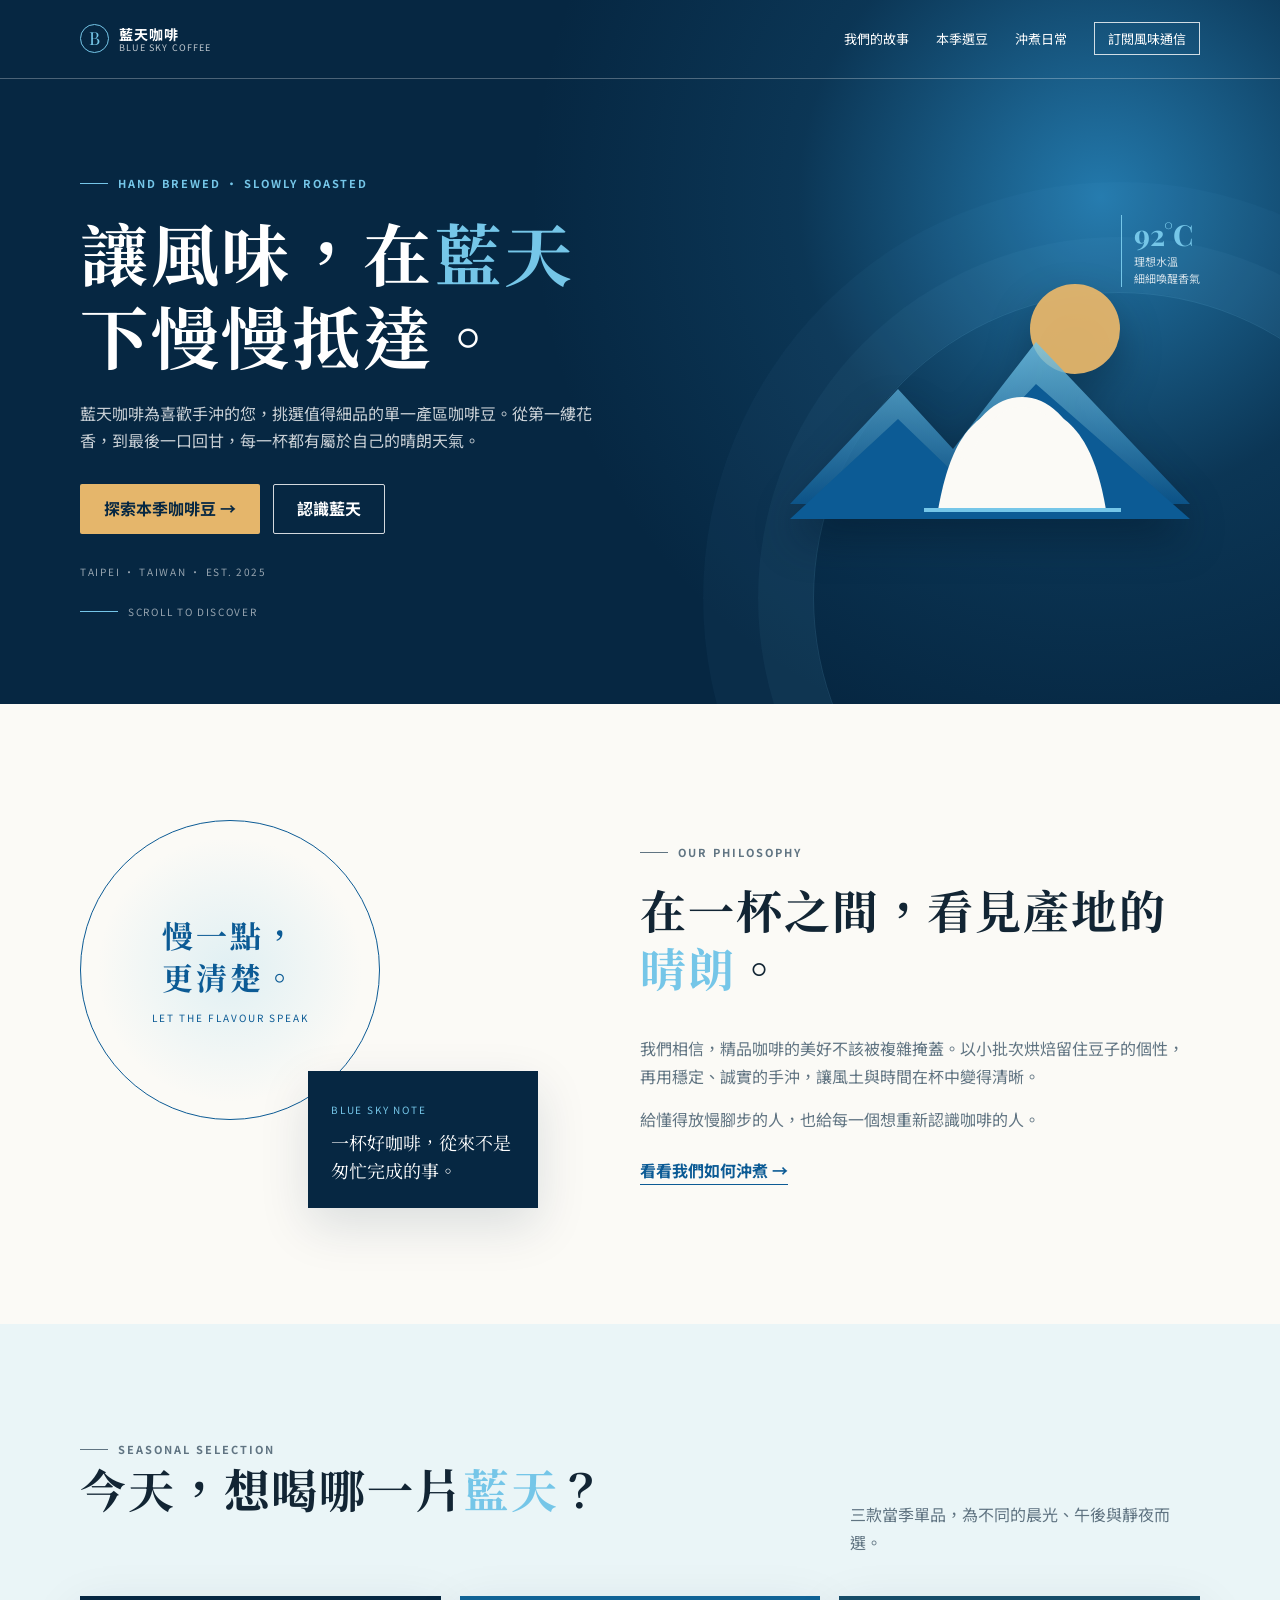
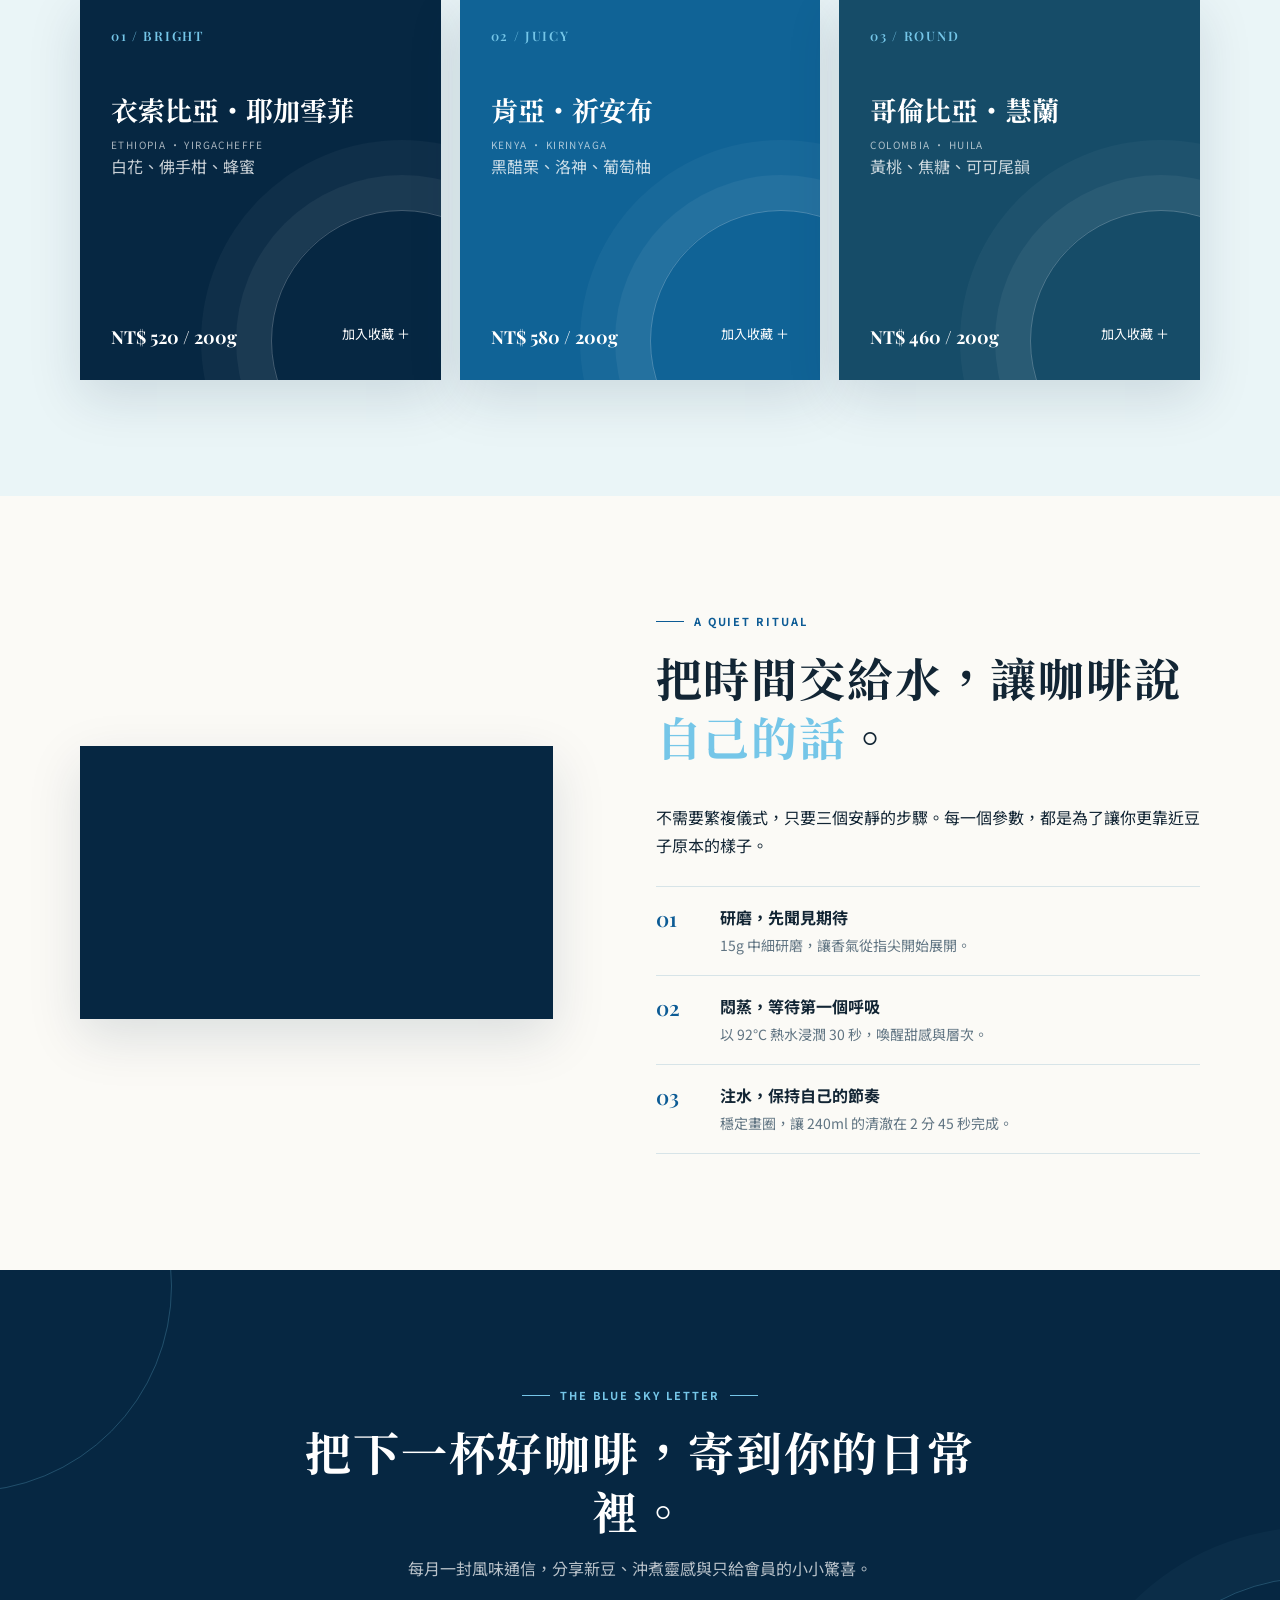
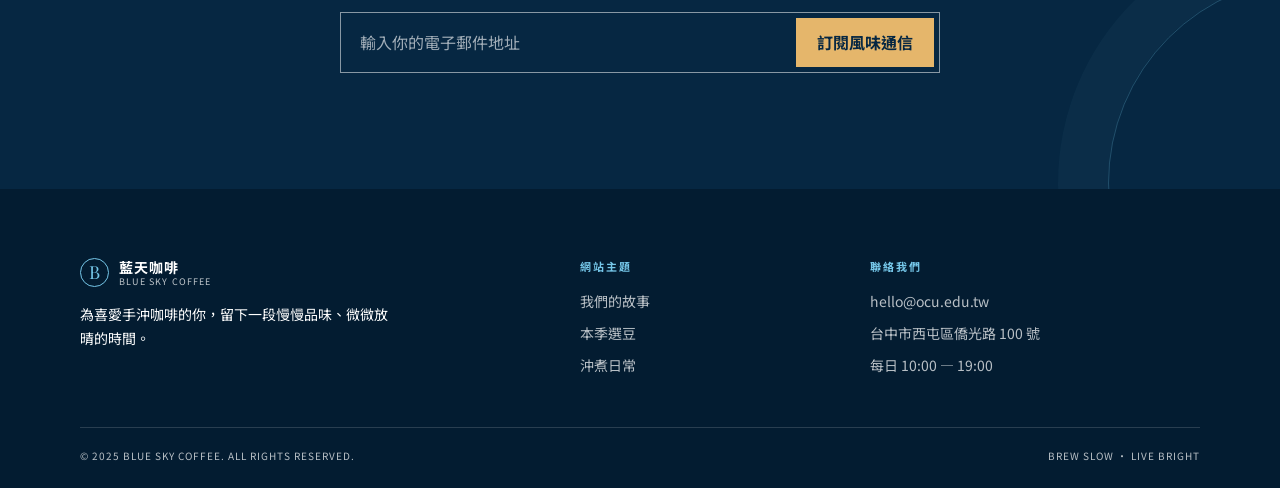
<file: openpage4/index.html>
<!doctype html>
<html lang="zh-Hant">
<head>
  <meta charset="UTF-8">
  <meta name="viewport" content="width=device-width, initial-scale=1.0">
  <meta name="description" content="藍天咖啡，為手沖咖啡愛好者挑選當季精品咖啡豆，讓每一杯都清澈、明亮、值得細品。">
  <title>藍天咖啡｜讓風味，慢慢抵達</title>
  <link rel="preconnect" href="https://fonts.googleapis.com">
  <link rel="preconnect" href="https://fonts.gstatic.com" crossorigin>
  <link href="https://fonts.googleapis.com/css2?family=Noto+Sans+TC:wght@400;500;700&family=Noto+Serif+TC:wght@600;700;900&family=Playfair+Display:wght@600;700&display=swap" rel="stylesheet">
  <style>
    :root{--navy:#062742;--blue:#0c5b95;--sky:#75c6e8;--mist:#eaf5f7;--cream:#fbfaf6;--ink:#122534;--muted:#607482;--line:#d7e4e8;--sand:#e5b66b;--shadow:0 18px 50px rgba(6,39,66,.13)}
    *{box-sizing:border-box} html{scroll-behavior:smooth} body{margin:0;background:var(--cream);color:var(--ink);font-family:"Noto Sans TC",sans-serif;font-size:16px;line-height:1.7} a{color:inherit;text-decoration:none} button,input{font:inherit} button{cursor:pointer} .wrap{width:min(1120px,calc(100% - 48px));margin:auto} :focus-visible{outline:3px solid var(--sky);outline-offset:4px}
    header{position:absolute;z-index:10;top:0;left:0;width:100%;border-bottom:1px solid rgba(255,255,255,.28)} nav{height:78px;display:flex;align-items:center;justify-content:space-between;gap:25px}.brand{display:flex;align-items:center;gap:10px;color:#fff;line-height:1.2}.brand-mark{display:grid;place-items:center;width:29px;height:29px;border:1px solid var(--sky);border-radius:50%;font-family:"Playfair Display",serif;color:var(--sky);font-size:18px}.brand strong{font-size:14px;letter-spacing:.08em}.brand small{display:block;font-size:9px;letter-spacing:.13em;color:rgba(255,255,255,.75)}.nav-links{display:flex;align-items:center;gap:27px;list-style:none;margin:0;padding:0;color:#fff;font-size:13px}.nav-links a:not(.nav-cta){position:relative}.nav-links a:not(.nav-cta):after{content:"";position:absolute;right:0;bottom:-7px;width:0;height:1px;background:var(--sky);transition:width .25s}.nav-links a:not(.nav-cta):hover:after{width:100%;left:0}.nav-cta{border:1px solid rgba(255,255,255,.8);padding:6px 13px;transition:.25s}.nav-cta:hover{background:#fff;color:var(--navy)}.menu-toggle{display:none;border:0;background:transparent;color:#fff;font-size:25px}
    .hero{min-height:704px;padding:122px 0 72px;background:radial-gradient(circle at 86% 28%,#2379ac 0,rgba(35,121,172,.18) 25%,transparent 47%),var(--navy);color:#fff;overflow:hidden;position:relative}.hero:after{content:"";position:absolute;right:-145px;bottom:-200px;width:610px;height:610px;border:1px solid rgba(117,198,232,.16);border-radius:50%;box-shadow:0 0 0 55px rgba(117,198,232,.05),0 0 0 110px rgba(117,198,232,.035)}.hero-grid{display:grid;grid-template-columns:1.02fr .98fr;align-items:center;gap:45px;min-height:510px;position:relative;z-index:1}.eyebrow{display:flex;align-items:center;gap:10px;margin:0 0 18px;color:var(--blue);font-size:11px;font-weight:700;letter-spacing:.18em}.eyebrow:before{content:"";width:28px;height:1px;background:currentColor}.hero .eyebrow{color:var(--sky)}h1,h2,h3,p{margin-top:0}.hero h1{max-width:650px;margin-bottom:23px;font-family:"Noto Serif TC",serif;font-size:clamp(42px,5.5vw,68px);line-height:1.22;letter-spacing:.04em}.sky-text{color:var(--sky)}.hero-lede{max-width:535px;color:rgba(255,255,255,.78);margin-bottom:30px}.hero-actions{display:flex;flex-wrap:wrap;gap:13px}.button{display:inline-flex;justify-content:center;align-items:center;min-height:50px;padding:10px 23px;border:1px solid transparent;border-radius:2px;font-weight:700;transition:transform .2s,background .2s,color .2s}.button:hover{transform:translateY(-2px)}.button.primary{background:var(--sand);color:var(--navy)}.button.secondary{border-color:rgba(255,255,255,.82);color:#fff}.button.secondary:hover{background:#fff;color:var(--navy)}.origin{margin:29px 0 0;color:rgba(255,255,255,.58);font-size:10px;letter-spacing:.17em}.scroll-note{position:absolute;bottom:2px;display:flex;align-items:center;gap:10px;color:rgba(255,255,255,.58);font-size:10px;letter-spacing:.17em}.scroll-note:before{content:"";width:38px;height:1px;background:var(--sky)}.hero-art{height:420px;position:relative}.hero-art img{position:absolute;width:400px;height:300px;right:10px;bottom:28px;object-fit:contain;filter:drop-shadow(0 20px 20px rgba(1,19,34,.38));}.temp-note{position:absolute;right:0;top:48px;border-left:1px solid var(--sky);padding-left:12px;color:rgba(255,255,255,.8);font-size:11px;line-height:1.55}.temp-note b{font:700 29px "Playfair Display",serif;color:var(--sky)}
    section:not(.hero){padding:116px 0}.section-title{font:700 clamp(30px,4vw,46px)/1.28 "Noto Serif TC",serif;letter-spacing:.04em}.story-grid,.brew-grid{display:grid;grid-template-columns:.9fr 1.1fr;align-items:center;gap:clamp(45px,8vw,105px)}.seal-stage{height:388px;position:relative}.seal{display:grid;place-content:center;width:300px;height:300px;border:1px solid var(--blue);border-radius:50%;background:radial-gradient(circle,rgba(117,198,232,.2),transparent 63%);color:var(--blue);text-align:center}.seal b{font:700 31px/1.35 "Noto Serif TC",serif;letter-spacing:.1em}.seal span{margin-top:12px;font-size:10px;letter-spacing:.2em}.sky-note{position:absolute;right:0;bottom:0;width:230px;padding:23px;background:var(--navy);color:#fff;box-shadow:var(--shadow)}.sky-note small{color:var(--sky);font-size:10px;letter-spacing:.18em}.sky-note p{margin:8px 0 0;font-family:"Noto Serif TC",serif;font-size:18px;line-height:1.55}.story-copy p{color:var(--muted)}.text-link{display:inline-block;margin-top:8px;color:var(--blue);font-weight:700;border-bottom:1px solid currentColor}
    .coffee{background:var(--mist)}.title-row{display:flex;align-items:end;justify-content:space-between;gap:28px;margin-bottom:40px}.title-row p{max-width:350px;margin:0;color:var(--muted)}.coffee-grid{display:grid;grid-template-columns:repeat(3,1fr);gap:19px}.coffee-card{position:relative;isolation:isolate;overflow:hidden;display:flex;flex-direction:column;min-height:384px;padding:31px;background:var(--navy);color:#fff;box-shadow:var(--shadow)}.coffee-card:nth-child(2){background:#106396}.coffee-card:nth-child(3){background:#164c68}.coffee-card:after{content:"";position:absolute;z-index:-1;right:-92px;bottom:-92px;width:260px;height:260px;border:1px solid rgba(255,255,255,.24);border-radius:50%;box-shadow:0 0 0 35px rgba(255,255,255,.05),0 0 0 70px rgba(255,255,255,.035)}.coffee-number{font:600 13px "Playfair Display",serif;letter-spacing:.13em;color:var(--sky)}.coffee-card h3{margin:48px 0 8px;font:700 27px/1.35 "Noto Serif TC",serif}.region{font-size:10px;letter-spacing:.14em;color:rgba(255,255,255,.65)}.flavour{color:rgba(255,255,255,.78)}.card-bottom{display:flex;align-items:end;justify-content:space-between;gap:10px;margin-top:auto}.price{font:700 18px "Playfair Display",serif}.favorite{border:0;background:transparent;padding:4px 0;color:#fff;font-size:13px;transition:color .2s}.favorite:hover{color:var(--sand)}
    .brew-grid{grid-template-columns:.93fr 1.07fr}.video-wrap{aspect-ratio:560/315;background:var(--navy);box-shadow:var(--shadow)}.video-wrap iframe{width:100%;height:100%;border:0}.steps{list-style:none;margin:27px 0 0;padding:0;border-top:1px solid var(--line)}.steps li{display:grid;grid-template-columns:48px 1fr;gap:16px;padding:17px 0;border-bottom:1px solid var(--line)}.step-no{font:600 21px "Playfair Display",serif;color:var(--blue)}.steps h3{margin:0 0 3px;font-size:16px}.steps p{margin:0;color:var(--muted);font-size:14px}
    .visit{position:relative;overflow:hidden;background:var(--navy);color:#fff;text-align:center}.visit:before,.visit:after{content:"";position:absolute;width:410px;height:410px;border:1px solid rgba(117,198,232,.25);border-radius:50%}.visit:before{left:-240px;top:-190px}.visit:after{right:-240px;bottom:-200px;box-shadow:0 0 0 50px rgba(117,198,232,.04)}.visit .wrap{position:relative;z-index:1;max-width:720px}.visit .eyebrow{justify-content:center;color:var(--sky)}.visit .eyebrow:after{content:"";width:28px;height:1px;background:currentColor}.visit h2{margin-bottom:15px}.visit p{color:rgba(255,255,255,.72)}.subscribe-form{display:flex;margin:30px auto 0;max-width:600px;padding:5px;border:1px solid rgba(255,255,255,.52)}.subscribe-form input{flex:1;min-width:0;border:0;background:transparent;padding:11px 14px;color:#fff;outline:0}.subscribe-form input::placeholder{color:rgba(255,255,255,.62)}.subscribe-form button{border:0;background:var(--sand);padding:10px 21px;color:var(--navy);font-weight:700}
    footer{background:#031c31;color:rgba(255,255,255,.72);padding:68px 0 24px}.footer-grid{display:grid;grid-template-columns:1.5fr .8fr 1.1fr;gap:50px}.footer-brand{color:#fff}.footer-brand .brand{margin-bottom:16px}.footer-brand p{max-width:310px;font-size:14px}.footer-title{margin:0 0 14px;color:var(--sky);font-size:11px;font-weight:700;letter-spacing:.18em}.footer-links{display:grid;gap:8px;font-size:14px}.footer-links a:hover{color:var(--sky)}.footer-base{display:flex;justify-content:space-between;gap:16px;margin-top:49px;padding-top:19px;border-top:1px solid rgba(255,255,255,.15);font-size:10px;letter-spacing:.1em}.toast{position:fixed;z-index:20;right:22px;bottom:22px;max-width:min(360px,calc(100% - 44px));border-left:3px solid var(--sand);padding:13px 17px;background:var(--navy);color:#fff;box-shadow:var(--shadow);opacity:0;transform:translateY(12px);pointer-events:none;transition:.25s}.toast.show{opacity:1;transform:none}.reveal{opacity:0;transform:translateY(18px);transition:opacity .65s ease,transform .65s ease}.reveal.visible{opacity:1;transform:none}
    @media(max-width:820px){.menu-toggle{display:block}.nav-links{position:absolute;top:78px;left:0;width:100%;max-height:0;overflow:hidden;display:block;background:#05233c;transition:max-height .3s}.nav-links.open{max-height:300px}.nav-links li{border-bottom:1px solid rgba(255,255,255,.1)}.nav-links a{display:block;padding:13px 24px}.nav-links .nav-cta{margin:10px 24px}.hero{min-height:710px}.hero-grid{grid-template-columns:1fr;padding-top:25px}.hero-art{height:225px}.hero-art img{width:320px;height:240px;right:50%;bottom:-12px;transform:translateX(50%)}.temp-note{right:8%;top:2px}.scroll-note{display:none}.story-grid,.brew-grid{grid-template-columns:1fr;gap:45px}.coffee-grid{grid-template-columns:repeat(2,1fr)}.coffee-card:nth-child(3){grid-column:span 2}.footer-grid{grid-template-columns:1fr 1fr}.footer-brand{grid-column:span 2}}
    @media(max-width:560px){.wrap{width:calc(100% - 34px)}.brand strong{font-size:13px}.hero{min-height:680px;padding-top:105px}.hero h1{font-size:40px}.hero-lede{font-size:14px}.hero-art{height:185px}.hero-art img{width:270px;height:205px}.temp-note{display:none}section:not(.hero){padding:76px 0}.seal-stage{height:310px}.seal{width:245px;height:245px}.seal b{font-size:25px}.sky-note{width:185px;padding:17px}.sky-note p{font-size:15px}.title-row{display:block;margin-bottom:28px}.title-row p{margin-top:14px}.coffee-grid{grid-template-columns:1fr}.coffee-card,.coffee-card:nth-child(3){grid-column:auto;min-height:330px}.video-wrap{margin:0 -17px}.subscribe-form{flex-direction:column;gap:5px}.subscribe-form input,.subscribe-form button{width:100%;min-height:48px}.footer-grid{grid-template-columns:1fr;gap:30px}.footer-brand{grid-column:auto}.footer-base{display:block;line-height:2}.footer-base span{display:block}}
    @media(prefers-reduced-motion:reduce){html{scroll-behavior:auto}.reveal{opacity:1;transform:none;transition:none}*,*:before,*:after{transition-duration:.01ms!important;animation-duration:.01ms!important}}
  </style>
</head>
<body>
  <header id="top"><nav class="wrap" aria-label="主要導覽"><a class="brand" href="#top" aria-label="回到藍天咖啡首頁"><span class="brand-mark">B</span><span><strong>藍天咖啡</strong><small>BLUE SKY COFFEE</small></span></a><button class="menu-toggle" type="button" aria-label="開啟導覽選單" aria-controls="navLinks" aria-expanded="false">☰</button><ul class="nav-links" id="navLinks"><li><a href="#story">我們的故事</a></li><li><a href="#coffee">本季選豆</a></li><li><a href="#brew">沖煮日常</a></li><li><a class="nav-cta" href="#visit">訂閱風味通信</a></li></ul></nav></header>
  <main>
    <section class="hero" aria-labelledby="heroTitle"><div class="wrap hero-grid"><div><p class="eyebrow">HAND BREWED · SLOWLY ROASTED</p><h1 id="heroTitle">讓風味，在<span class="sky-text">藍天</span>下慢慢抵達。</h1><p class="hero-lede">藍天咖啡為喜歡手沖的您，挑選值得細品的單一產區咖啡豆。從第一縷花香，到最後一口回甘，每一杯都有屬於自己的晴朗天氣。</p><div class="hero-actions"><a class="button primary" href="#coffee">探索本季咖啡豆 →</a><a class="button secondary" href="#story">認識藍天</a></div><p class="origin">TAIPEI · TAIWAN · EST. 2025</p></div><div class="hero-art" aria-hidden="true"><img alt="" src="data:image/svg+xml,%3Csvg xmlns='http://www.w3.org/2000/svg' viewBox='0 0 400 300'%3E%3Cdefs%3E%3ClinearGradient id='g' x1='0' x2='0' y1='0' y2='1'%3E%3Cstop stop-color='%2375c6e8'/%3E%3Cstop offset='1' stop-color='%230c5b95'/%3E%3C/linearGradient%3E%3C/defs%3E%3Ccircle cx='285' cy='70' r='45' fill='%23e5b66b' opacity='.95'/%3E%3Cpath d='M0 245 108 130l55 60 83-107 154 162z' fill='url(%23g)' opacity='.8'/%3E%3Cpath d='M0 260 108 160l55 53 83-88 154 135z' fill='%230c5b95'/%3E%3Cpath d='M148 251c10-55 28-104 84-104s75 51 84 104z' fill='%23fbfaf6'/%3E%3Cpath d='M174 200c13-37 34-57 58-57s44 20 58 57' fill='none' stroke='%23fbfaf6' stroke-width='10'/%3E%3Cpath d='M134 251h197' stroke='%2375c6e8' stroke-width='4'/%3E%3C/svg%3E"><div class="temp-note"><b>92°C</b><br>理想水溫<br>細細喚醒香氣</div></div><p class="scroll-note">SCROLL TO DISCOVER</p></div></section>
    <section id="story"><div class="wrap story-grid"><div class="seal-stage reveal"><div class="seal"><b>慢一點，<br>更清楚。</b><span>LET THE FLAVOUR SPEAK</span></div><div class="sky-note"><small>BLUE SKY NOTE</small><p>一杯好咖啡，從來不是匆忙完成的事。</p></div></div><div class="story-copy reveal"><p class="eyebrow">OUR PHILOSOPHY</p><h2 class="section-title">在一杯之間，看見產地的<span class="sky-text">晴朗</span>。</h2><p>我們相信，精品咖啡的美好不該被複雜掩蓋。以小批次烘焙留住豆子的個性，再用穩定、誠實的手沖，讓風土與時間在杯中變得清晰。</p><p>給懂得放慢腳步的人，也給每一個想重新認識咖啡的人。</p><a class="text-link" href="#brew">看看我們如何沖煮 →</a></div></div></section>
    <section class="coffee" id="coffee"><div class="wrap"><div class="title-row reveal"><div><p class="eyebrow">SEASONAL SELECTION</p><h2 class="section-title">今天，想喝哪一片<span class="sky-text">藍天</span>？</h2></div><p>三款當季單品，為不同的晨光、午後與靜夜而選。</p></div><div class="coffee-grid"><article class="coffee-card reveal"><span class="coffee-number">01 / BRIGHT</span><h3>衣索比亞・耶加雪菲</h3><span class="region">ETHIOPIA · YIRGACHEFFE</span><p class="flavour">白花、佛手柑、蜂蜜</p><div class="card-bottom"><span class="price">NT$ 520 / 200g</span><button class="favorite" type="button" data-coffee="衣索比亞・耶加雪菲" aria-label="將衣索比亞・耶加雪菲加入收藏">加入收藏 ＋</button></div></article><article class="coffee-card reveal"><span class="coffee-number">02 / JUICY</span><h3>肯亞・祈安布</h3><span class="region">KENYA · KIRINYAGA</span><p class="flavour">黑醋栗、洛神、葡萄柚</p><div class="card-bottom"><span class="price">NT$ 580 / 200g</span><button class="favorite" type="button" data-coffee="肯亞・祈安布" aria-label="將肯亞・祈安布加入收藏">加入收藏 ＋</button></div></article><article class="coffee-card reveal"><span class="coffee-number">03 / ROUND</span><h3>哥倫比亞・慧蘭</h3><span class="region">COLOMBIA · HUILA</span><p class="flavour">黃桃、焦糖、可可尾韻</p><div class="card-bottom"><span class="price">NT$ 460 / 200g</span><button class="favorite" type="button" data-coffee="哥倫比亞・慧蘭" aria-label="將哥倫比亞・慧蘭加入收藏">加入收藏 ＋</button></div></article></div></div></section>
    <section id="brew"><div class="wrap brew-grid"><div class="video-wrap reveal"><iframe src="https://www.youtube.com/embed/hMOYa4EBntI" title="藍天咖啡手沖日常影片" allowfullscreen></iframe></div><div class="reveal"><p class="eyebrow">A QUIET RITUAL</p><h2 class="section-title">把時間交給水，讓咖啡說<span class="sky-text">自己的話</span>。</h2><p>不需要繁複儀式，只要三個安靜的步驟。每一個參數，都是為了讓你更靠近豆子原本的樣子。</p><ol class="steps"><li><span class="step-no">01</span><div><h3>研磨，先聞見期待</h3><p>15g 中細研磨，讓香氣從指尖開始展開。</p></div></li><li><span class="step-no">02</span><div><h3>悶蒸，等待第一個呼吸</h3><p>以 92°C 熱水浸潤 30 秒，喚醒甜感與層次。</p></div></li><li><span class="step-no">03</span><div><h3>注水，保持自己的節奏</h3><p>穩定畫圈，讓 240ml 的清澈在 2 分 45 秒完成。</p></div></li></ol></div></div></section>
    <section class="visit" id="visit"><div class="wrap reveal"><p class="eyebrow">THE BLUE SKY LETTER</p><h2 class="section-title">把下一杯好咖啡，寄到你的日常裡。</h2><p>每月一封風味通信，分享新豆、沖煮靈感與只給會員的小小驚喜。</p><form class="subscribe-form" id="subscribeForm"><input type="email" required aria-label="電子郵件地址" placeholder="輸入你的電子郵件地址"><button type="submit">訂閱風味通信</button></form></div></section>
  </main>
  <footer><div class="wrap"><div class="footer-grid"><div class="footer-brand"><div class="brand"><span class="brand-mark">B</span><span><strong>藍天咖啡</strong><small>BLUE SKY COFFEE</small></span></div><p>為喜愛手沖咖啡的你，留下一段慢慢品味、微微放晴的時間。</p></div><div><p class="footer-title">網站主題</p><div class="footer-links"><a href="#story">我們的故事</a><a href="#coffee">本季選豆</a><a href="#brew">沖煮日常</a></div></div><div><p class="footer-title">聯絡我們</p><div class="footer-links"><a href="mailto:hello@bluesky.coffee">hello@bluesky.coffee</a><a href="https://www.google.com/maps/search/?api=1&amp;query=%E5%83%91%E5%85%89%E7%A7%91%E6%8A%80%E5%A4%A7%E5%AD%B8" target="_blank" rel="noopener">台中市西屯區僑光路 100 號</a><span>每日 10:00 — 19:00</span></div></div></div><div class="footer-base"><span>© 2025 BLUE SKY COFFEE. ALL RIGHTS RESERVED.</span><span>BREW SLOW · LIVE BRIGHT</span></div></div></footer>
  <div class="toast" id="toast" role="status" aria-live="polite"></div>
  <script>
    const contactLink=document.querySelector('a[href="mailto:hello@bluesky.coffee"]'); if(contactLink){contactLink.href='mailto:hello@ocu.edu.tw';contactLink.textContent='hello@ocu.edu.tw'}
    const toggle=document.querySelector('.menu-toggle'), links=document.querySelector('.nav-links');
    function closeMenu(){links.classList.remove('open');toggle.setAttribute('aria-expanded','false');toggle.setAttribute('aria-label','開啟導覽選單');toggle.textContent='☰'}
    toggle.addEventListener('click',()=>{const open=links.classList.toggle('open');toggle.setAttribute('aria-expanded',String(open));toggle.setAttribute('aria-label',open?'關閉導覽選單':'開啟導覽選單');toggle.textContent=open?'×':'☰'});
    document.querySelectorAll('.nav-links a').forEach(a=>a.addEventListener('click',closeMenu));
    const toast=document.querySelector('#toast'); let toastTimer;
    function showToast(message){clearTimeout(toastTimer);toast.textContent=message;toast.classList.add('show');toastTimer=setTimeout(()=>toast.classList.remove('show'),2600)}
    document.querySelectorAll('[data-coffee]').forEach(button=>button.addEventListener('click',()=>showToast(`已將「${button.dataset.coffee}」加入你的收藏。`)));
    document.querySelector('#subscribeForm').addEventListener('submit',event=>{event.preventDefault();event.currentTarget.reset();showToast('謝謝訂閱，下一封晴朗的風味通信即將寄出。')});
    const revealItems=document.querySelectorAll('.reveal'), reduced=matchMedia('(prefers-reduced-motion: reduce)').matches;
    if(reduced||!('IntersectionObserver' in window)){revealItems.forEach(el=>el.classList.add('visible'))}else{const observer=new IntersectionObserver(entries=>entries.forEach(entry=>{if(entry.isIntersecting){entry.target.classList.add('visible');observer.unobserve(entry.target)}}),{threshold:.12});revealItems.forEach(el=>observer.observe(el))}
  </script>
</body>
</html>
</file>
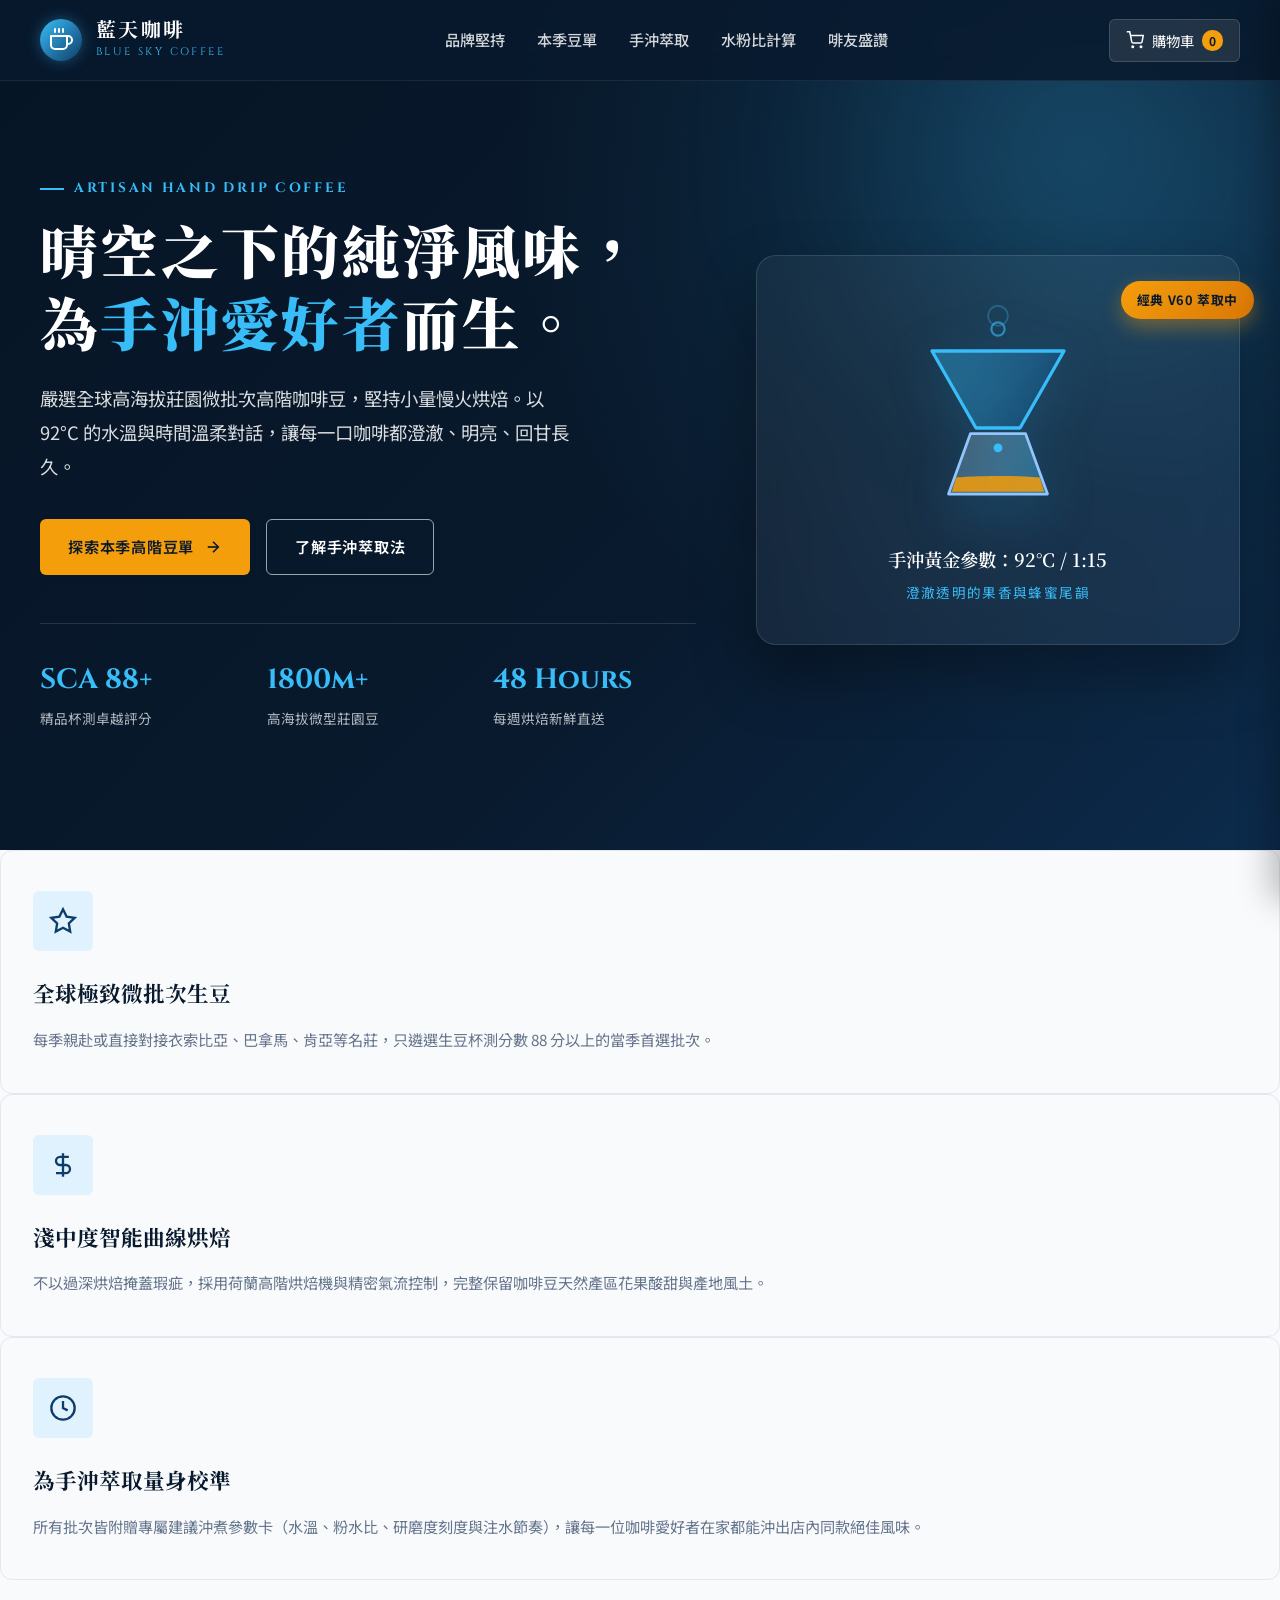
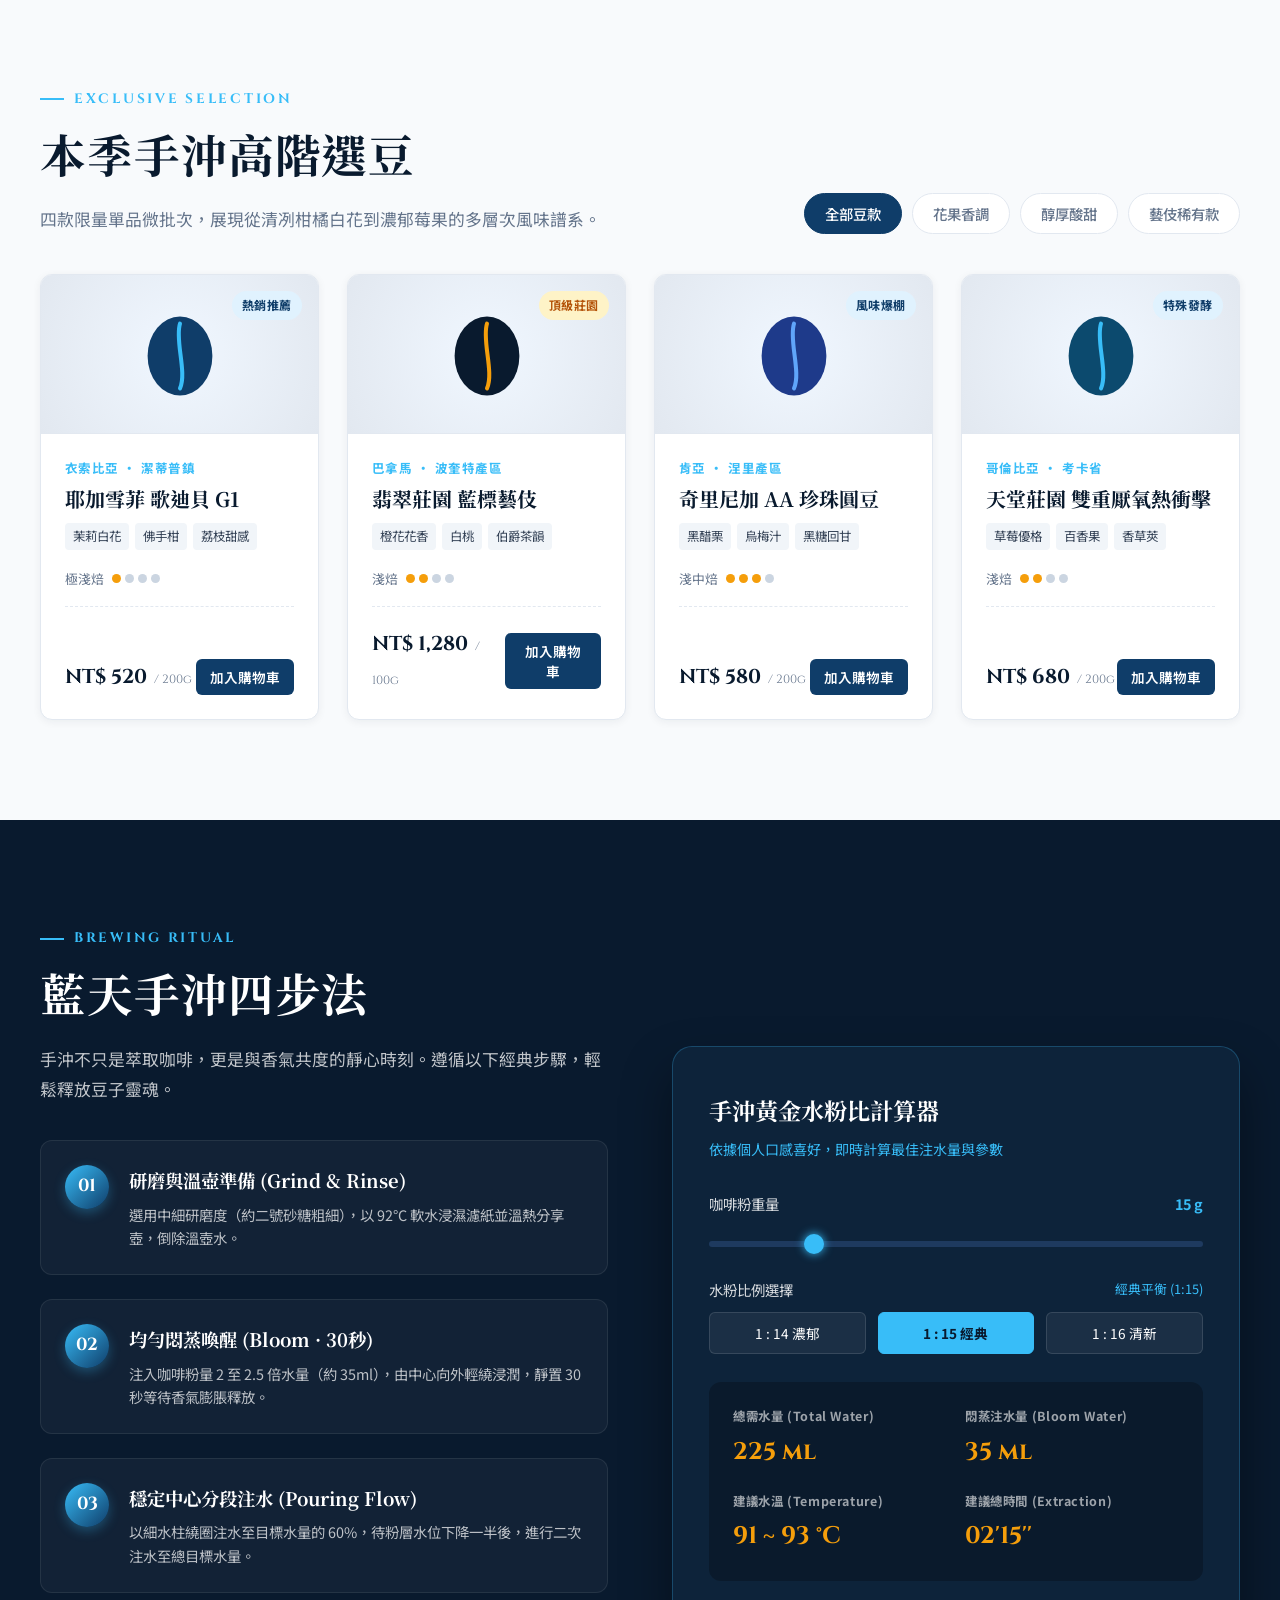
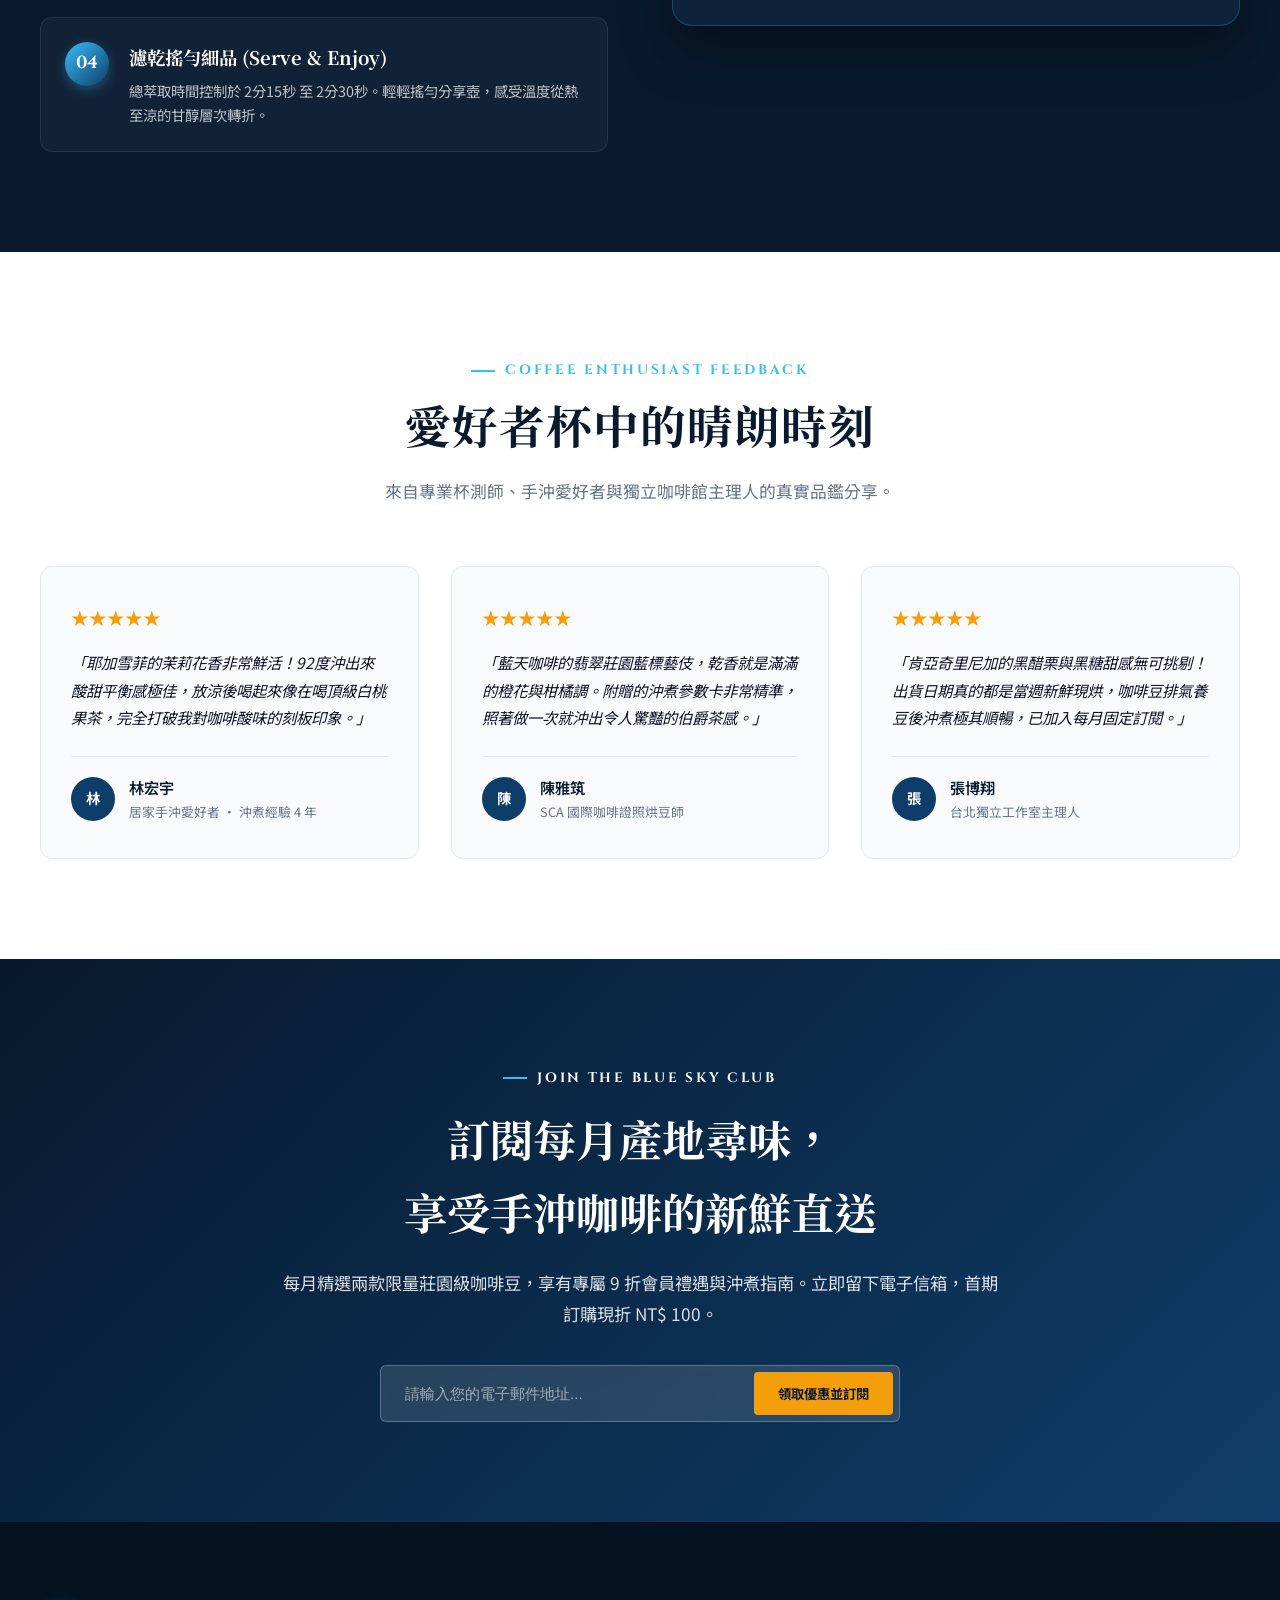
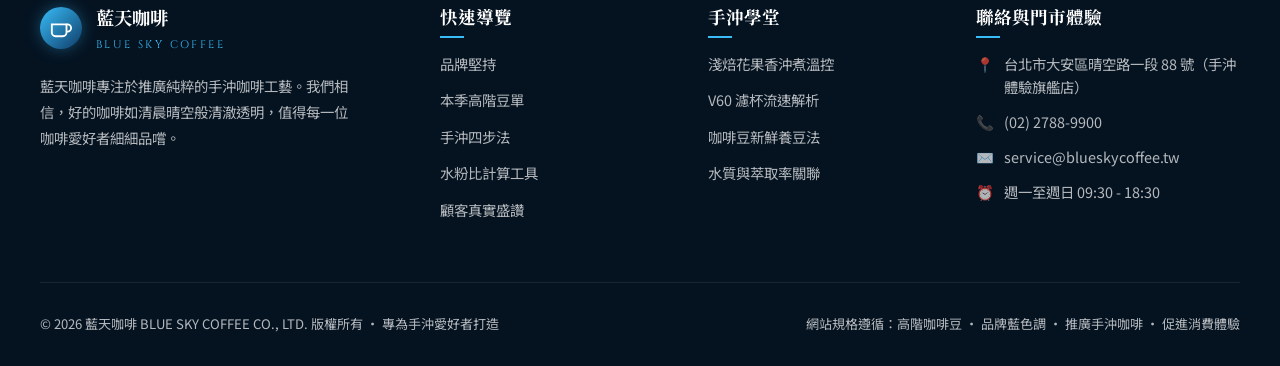
<file: outline/index.html>
<!DOCTYPE html>
<html lang="zh-TW">
<head>
  <meta charset="UTF-8">
  <meta name="viewport" content="width=device-width, initial-scale=1.0">
  <meta name="description" content="藍天咖啡 Blue Sky Coffee - 專為手沖咖啡愛好者打造的頂級單品咖啡豆品牌。精選莊園級微批次高階咖啡豆，讓每一杯手沖都純淨透澈。">
  <title>藍天咖啡 Blue Sky Coffee ｜ 高階手沖精品咖啡豆專門</title>
  
  <!-- Google Fonts -->
  <link rel="preconnect" href="https://fonts.googleapis.com">
  <link rel="preconnect" href="https://fonts.gstatic.com" crossorigin>
  <link href="https://fonts.googleapis.com/css2?family=Cinzel:wght@500;700&family=Noto+Sans+TC:wght@300;400;500;600;700&family=Noto+Serif+TC:wght@500;600;700;900&display=swap" rel="stylesheet">

  <style>
    /* ==========================================================================
       CSS Variables & Base Reset
       ========================================================================== */
    :root {
      --primary-navy: #091a2e;      /* 深海深藍 - 沉穩高端背景 */
      --primary-blue: #0f3d69;      /* 品牌經典藍 */
      --sky-blue: #38bdf8;          /* 晴空亮天藍 - 強調與亮點 */
      --sky-light: #e0f2fe;         /* 輕盈天藍霧色 */
      --accent-gold: #f59e0b;       /* 咖啡烘焙琥珀金 */
      --accent-gold-hover: #d97706; /* 深琥珀金 */
      
      --bg-white: #ffffff;
      --bg-light: #f8fafc;
      --bg-surface: #f1f5f9;
      --border-color: #e2e8f0;
      
      --text-dark: #0f172a;         /* 深色文字 */
      --text-muted: #64748b;        /* 次要文字 */
      --text-light: #f8fafc;        /* 淺色文字 */
      
      --font-serif: "Noto Serif TC", serif;
      --font-sans: "Noto Sans TC", sans-serif;
      --font-display: "Cinzel", serif;
      
      --shadow-sm: 0 2px 8px rgba(9, 26, 46, 0.06);
      --shadow-md: 0 10px 30px rgba(9, 26, 46, 0.08);
      --shadow-lg: 0 20px 45px rgba(9, 26, 46, 0.14);
      --radius-sm: 6px;
      --radius-md: 12px;
      --radius-lg: 20px;
      --transition: all 0.3s cubic-bezier(0.4, 0, 0.2, 1);
    }

    *, *::before, *::after {
      box-sizing: border-box;
      margin: 0;
      padding: 0;
    }

    html {
      scroll-behavior: smooth;
      font-size: 16px;
    }

    body {
      font-family: var(--font-sans);
      color: var(--text-dark);
      background-color: var(--bg-light);
      line-height: 1.7;
      overflow-x: hidden;
      -webkit-font-smoothing: antialiased;
    }

    a {
      color: inherit;
      text-decoration: none;
      transition: var(--transition);
    }

    button {
      font-family: inherit;
      border: none;
      cursor: pointer;
      outline: none;
      transition: var(--transition);
    }

    img {
      max-width: 100%;
      height: auto;
      display: block;
    }

    .container {
      width: min(1200px, calc(100% - 48px));
      margin: 0 auto;
    }

    .section {
      padding: 100px 0;
    }

    /* Headings & Texts */
    .eyebrow {
      display: inline-flex;
      align-items: center;
      gap: 10px;
      font-family: var(--font-display);
      font-size: 0.85rem;
      font-weight: 700;
      letter-spacing: 0.2em;
      color: var(--sky-blue);
      text-transform: uppercase;
      margin-bottom: 12px;
    }

    .eyebrow::before {
      content: "";
      width: 24px;
      height: 2px;
      background-color: var(--sky-blue);
    }

    .section-title {
      font-family: var(--font-serif);
      font-size: clamp(2rem, 3.8vw, 2.85rem);
      font-weight: 700;
      color: var(--primary-navy);
      line-height: 1.35;
      margin-bottom: 20px;
      letter-spacing: 0.02em;
    }

    .section-desc {
      font-size: 1.05rem;
      color: var(--text-muted);
      max-width: 620px;
      line-height: 1.8;
    }

    /* Buttons */
    .btn {
      display: inline-flex;
      align-items: center;
      justify-content: center;
      gap: 10px;
      padding: 14px 28px;
      border-radius: var(--radius-sm);
      font-size: 0.95rem;
      font-weight: 600;
      letter-spacing: 0.05em;
      box-shadow: var(--shadow-sm);
    }

    .btn-gold {
      background-color: var(--accent-gold);
      color: var(--primary-navy);
    }
    .btn-gold:hover {
      background-color: var(--accent-gold-hover);
      color: #fff;
      transform: translateY(-2px);
      box-shadow: 0 8px 20px rgba(245, 158, 11, 0.35);
    }

    .btn-blue {
      background-color: var(--primary-blue);
      color: #ffffff;
    }
    .btn-blue:hover {
      background-color: #0b2d4f;
      transform: translateY(-2px);
      box-shadow: 0 8px 20px rgba(15, 61, 105, 0.3);
    }

    .btn-outline {
      background: transparent;
      border: 1.5px solid rgba(255, 255, 255, 0.6);
      color: #ffffff;
    }
    .btn-outline:hover {
      background-color: rgba(255, 255, 255, 0.12);
      border-color: #ffffff;
      transform: translateY(-2px);
    }

    /* ==========================================================================
       Header & Navbar
       ========================================================================== */
    .site-header {
      position: fixed;
      top: 0;
      left: 0;
      width: 100%;
      z-index: 1000;
      background: rgba(9, 26, 46, 0.88);
      backdrop-filter: blur(14px);
      -webkit-backdrop-filter: blur(14px);
      border-bottom: 1px solid rgba(255, 255, 255, 0.08);
      transition: var(--transition);
    }

    .navbar {
      display: flex;
      align-items: center;
      justify-content: space-between;
      height: 80px;
    }

    .brand-logo {
      display: flex;
      align-items: center;
      gap: 14px;
      color: #fff;
    }

    .brand-icon {
      width: 42px;
      height: 42px;
      border-radius: 50%;
      background: linear-gradient(135deg, var(--sky-blue), var(--primary-blue));
      display: flex;
      align-items: center;
      justify-content: center;
      box-shadow: 0 0 15px rgba(56, 189, 248, 0.35);
    }

    .brand-text h1 {
      font-family: var(--font-serif);
      font-size: 1.25rem;
      letter-spacing: 0.12em;
      margin: 0;
      line-height: 1.1;
    }

    .brand-text span {
      font-family: var(--font-display);
      font-size: 0.68rem;
      letter-spacing: 0.22em;
      color: var(--sky-blue);
      display: block;
      margin-top: 3px;
    }

    .nav-menu {
      display: flex;
      align-items: center;
      list-style: none;
      gap: 32px;
    }

    .nav-link {
      color: rgba(255, 255, 255, 0.82);
      font-size: 0.95rem;
      font-weight: 500;
      position: relative;
      padding: 6px 0;
    }

    .nav-link::after {
      content: "";
      position: absolute;
      bottom: 0;
      left: 0;
      width: 0;
      height: 2px;
      background: var(--sky-blue);
      transition: width 0.3s ease;
    }

    .nav-link:hover {
      color: #ffffff;
    }

    .nav-link:hover::after {
      width: 100%;
    }

    .nav-actions {
      display: flex;
      align-items: center;
      gap: 16px;
    }

    .cart-btn {
      position: relative;
      background: rgba(255, 255, 255, 0.1);
      border: 1px solid rgba(255, 255, 255, 0.15);
      color: #fff;
      padding: 10px 16px;
      border-radius: var(--radius-sm);
      display: flex;
      align-items: center;
      gap: 8px;
      font-size: 0.9rem;
    }

    .cart-btn:hover {
      background: rgba(255, 255, 255, 0.18);
    }

    .cart-badge {
      background: var(--accent-gold);
      color: var(--primary-navy);
      font-size: 0.75rem;
      font-weight: 700;
      padding: 2px 7px;
      border-radius: 10px;
    }

    .mobile-toggle {
      display: none;
      background: transparent;
      color: #fff;
      font-size: 1.6rem;
      padding: 6px;
    }

    /* ==========================================================================
       Hero Section
       ========================================================================== */
    .hero {
      position: relative;
      background: radial-gradient(circle at 85% 20%, rgba(56, 189, 248, 0.15), transparent 45%),
                  linear-gradient(135deg, #061525 0%, var(--primary-navy) 60%, #0c2b4c 100%);
      color: #ffffff;
      padding-top: 170px;
      padding-bottom: 120px;
      overflow: hidden;
    }

    .hero-glow {
      position: absolute;
      top: -150px;
      right: -100px;
      width: 600px;
      height: 600px;
      border-radius: 50%;
      background: radial-gradient(circle, rgba(56, 189, 248, 0.2) 0%, transparent 70%);
      filter: blur(80px);
      pointer-events: none;
    }

    .hero-grid {
      display: grid;
      grid-template-columns: 1.15fr 0.85fr;
      gap: 60px;
      align-items: center;
    }

    .hero-content {
      position: relative;
      z-index: 2;
    }

    .hero-title {
      font-family: var(--font-serif);
      font-size: clamp(2.5rem, 4.5vw, 3.8rem);
      font-weight: 900;
      line-height: 1.25;
      letter-spacing: 0.04em;
      margin-bottom: 24px;
    }

    .hero-title span.highlight {
      color: var(--sky-blue);
      position: relative;
    }

    .hero-subtitle {
      font-size: 1.15rem;
      color: rgba(255, 255, 255, 0.85);
      line-height: 1.85;
      margin-bottom: 36px;
      max-width: 540px;
    }

    .hero-cta-group {
      display: flex;
      flex-wrap: wrap;
      gap: 16px;
      margin-bottom: 48px;
    }

    .hero-stats {
      display: grid;
      grid-template-columns: repeat(3, 1fr);
      gap: 24px;
      border-top: 1px solid rgba(255, 255, 255, 0.12);
      padding-top: 32px;
    }

    .stat-item h3 {
      font-family: var(--font-display);
      font-size: 1.75rem;
      color: var(--sky-blue);
      margin-bottom: 4px;
    }

    .stat-item p {
      font-size: 0.85rem;
      color: rgba(255, 255, 255, 0.7);
    }

    /* Hero Visual Card */
    .hero-visual {
      position: relative;
      z-index: 2;
    }

    .hero-glass-card {
      background: rgba(255, 255, 255, 0.05);
      backdrop-filter: blur(16px);
      -webkit-backdrop-filter: blur(16px);
      border: 1px solid rgba(255, 255, 255, 0.12);
      border-radius: var(--radius-lg);
      padding: 40px;
      box-shadow: 0 30px 60px rgba(0, 0, 0, 0.35);
      position: relative;
      text-align: center;
    }

    .dripper-svg {
      width: 220px;
      height: 220px;
      margin: 0 auto 20px;
      filter: drop-shadow(0 15px 25px rgba(56, 189, 248, 0.25));
      animation: float 4s ease-in-out infinite;
    }

    @keyframes float {
      0%, 100% { transform: translateY(0); }
      50% { transform: translateY(-8px); }
    }

    .badge-float {
      position: absolute;
      top: 25px;
      right: -15px;
      background: linear-gradient(135deg, var(--accent-gold), var(--accent-gold-hover));
      color: var(--primary-navy);
      font-weight: 700;
      font-size: 0.8rem;
      padding: 8px 16px;
      border-radius: 30px;
      box-shadow: 0 8px 20px rgba(245, 158, 11, 0.4);
      letter-spacing: 0.05em;
    }

    .dripper-status {
      font-family: var(--font-serif);
      font-size: 1.15rem;
      font-weight: 600;
      color: #fff;
      margin-bottom: 6px;
    }

    .dripper-sub {
      font-size: 0.85rem;
      color: var(--sky-blue);
      letter-spacing: 0.1em;
    }

    /* ==========================================================================
       Brand Pillars (品牌風格: 高階咖啡豆)
       ========================================================================== */
    .pillars-section {
      background-color: var(--bg-white);
    }

    .pillars-grid {
      display: grid;
      grid-template-columns: repeat(3, 1fr);
      gap: 32px;
      margin-top: 60px;
    }

    .pillar-card {
      background: var(--bg-light);
      border: 1px solid var(--border-color);
      border-radius: var(--radius-md);
      padding: 40px 32px;
      transition: var(--transition);
      position: relative;
      overflow: hidden;
    }

    .pillar-card::before {
      content: "";
      position: absolute;
      top: 0;
      left: 0;
      width: 100%;
      height: 4px;
      background: linear-gradient(90deg, var(--primary-blue), var(--sky-blue));
      opacity: 0;
      transition: var(--transition);
    }

    .pillar-card:hover {
      transform: translateY(-8px);
      box-shadow: var(--shadow-md);
      border-color: #cbd5e1;
    }

    .pillar-card:hover::before {
      opacity: 1;
    }

    .pillar-icon {
      width: 60px;
      height: 60px;
      border-radius: var(--radius-sm);
      background: var(--sky-light);
      color: var(--primary-blue);
      display: flex;
      align-items: center;
      justify-content: center;
      font-size: 1.8rem;
      margin-bottom: 24px;
    }

    .pillar-title {
      font-family: var(--font-serif);
      font-size: 1.35rem;
      color: var(--primary-navy);
      margin-bottom: 14px;
    }

    .pillar-desc {
      color: var(--text-muted);
      font-size: 0.95rem;
      line-height: 1.75;
    }

    /* ==========================================================================
       Coffee Menu Showcase (功能: 吸引客戶消費咖啡)
       ========================================================================== */
    .menu-section {
      background-color: var(--bg-light);
    }

    .menu-header-wrap {
      display: flex;
      justify-content: space-between;
      align-items: flex-end;
      flex-wrap: wrap;
      gap: 24px;
      margin-bottom: 40px;
    }

    /* Filter Tabs */
    .filter-tabs {
      display: flex;
      gap: 10px;
      flex-wrap: wrap;
    }

    .filter-btn {
      padding: 9px 20px;
      border-radius: 30px;
      background: var(--bg-white);
      border: 1px solid var(--border-color);
      color: var(--text-muted);
      font-size: 0.9rem;
      font-weight: 500;
    }

    .filter-btn.active, .filter-btn:hover {
      background: var(--primary-blue);
      color: #ffffff;
      border-color: var(--primary-blue);
    }

    .beans-grid {
      display: grid;
      grid-template-columns: repeat(4, 1fr);
      gap: 28px;
    }

    .bean-card {
      background: var(--bg-white);
      border: 1px solid var(--border-color);
      border-radius: var(--radius-md);
      overflow: hidden;
      display: flex;
      flex-direction: column;
      transition: var(--transition);
      box-shadow: var(--shadow-sm);
      position: relative;
    }

    .bean-card:hover {
      transform: translateY(-6px);
      box-shadow: var(--shadow-lg);
      border-color: #93c5fd;
    }

    .bean-tag {
      position: absolute;
      top: 16px;
      right: 16px;
      background: var(--sky-light);
      color: var(--primary-blue);
      font-size: 0.75rem;
      font-weight: 700;
      padding: 4px 10px;
      border-radius: 20px;
      letter-spacing: 0.05em;
    }

    .bean-visual-box {
      background: radial-gradient(circle at center, #f0f7ff, #e2e8f0);
      padding: 36px 20px 24px;
      text-align: center;
      border-bottom: 1px solid var(--border-color);
    }

    .bean-avatar-svg {
      width: 90px;
      height: 90px;
      margin: 0 auto;
      transition: var(--transition);
    }

    .bean-card:hover .bean-avatar-svg {
      transform: scale(1.08) rotate(-4deg);
    }

    .bean-body {
      padding: 24px;
      display: flex;
      flex-direction: column;
      flex-grow: 1;
    }

    .bean-origin {
      font-size: 0.78rem;
      font-weight: 700;
      color: var(--sky-blue);
      text-transform: uppercase;
      letter-spacing: 0.12em;
      margin-bottom: 6px;
    }

    .bean-name {
      font-family: var(--font-serif);
      font-size: 1.25rem;
      font-weight: 700;
      color: var(--primary-navy);
      margin-bottom: 10px;
      line-height: 1.4;
    }

    .bean-notes {
      font-size: 0.88rem;
      color: var(--text-muted);
      margin-bottom: 18px;
      display: flex;
      flex-wrap: wrap;
      gap: 6px;
    }

    .note-pill {
      background: var(--bg-surface);
      color: #334155;
      padding: 3px 8px;
      border-radius: 4px;
      font-size: 0.78rem;
    }

    .bean-roast {
      display: flex;
      align-items: center;
      gap: 8px;
      font-size: 0.8rem;
      color: var(--text-muted);
      margin-bottom: 20px;
      padding-bottom: 16px;
      border-bottom: 1px dashed var(--border-color);
    }

    .roast-meter {
      display: flex;
      gap: 4px;
    }

    .roast-dot {
      width: 9px;
      height: 9px;
      border-radius: 50%;
      background: #cbd5e1;
    }

    .roast-dot.active {
      background: var(--accent-gold);
    }

    .bean-footer {
      margin-top: auto;
      display: flex;
      align-items: center;
      justify-content: space-between;
    }

    .bean-price {
      font-family: var(--font-display);
      font-size: 1.25rem;
      font-weight: 700;
      color: var(--primary-navy);
    }

    .bean-price small {
      font-size: 0.75rem;
      font-weight: 400;
      color: var(--text-muted);
      margin-left: 2px;
    }

    .add-cart-btn {
      background: var(--primary-blue);
      color: #fff;
      padding: 8px 14px;
      border-radius: var(--radius-sm);
      font-size: 0.85rem;
      font-weight: 600;
      display: inline-flex;
      align-items: center;
      gap: 6px;
    }

    .add-cart-btn:hover {
      background: var(--accent-gold);
      color: var(--primary-navy);
    }

    /* ==========================================================================
       Pour-Over Guide (用途: 推廣手沖咖啡)
       ========================================================================== */
    .brew-section {
      background: var(--primary-navy);
      color: #ffffff;
      position: relative;
    }

    .brew-grid {
      display: grid;
      grid-template-columns: 1fr 1fr;
      gap: 64px;
      align-items: center;
    }

    .brew-steps-list {
      display: flex;
      flex-direction: column;
      gap: 24px;
      margin-top: 36px;
    }

    .brew-step-item {
      display: flex;
      gap: 20px;
      background: rgba(255, 255, 255, 0.04);
      border: 1px solid rgba(255, 255, 255, 0.08);
      padding: 24px;
      border-radius: var(--radius-md);
      transition: var(--transition);
    }

    .brew-step-item:hover {
      background: rgba(255, 255, 255, 0.08);
      border-color: var(--sky-blue);
      transform: translateX(6px);
    }

    .step-badge {
      width: 44px;
      height: 44px;
      flex-shrink: 0;
      border-radius: 50%;
      background: linear-gradient(135deg, var(--sky-blue), var(--primary-blue));
      color: #ffffff;
      font-family: var(--font-display);
      font-size: 1.1rem;
      font-weight: 700;
      display: flex;
      align-items: center;
      justify-content: center;
      box-shadow: 0 4px 12px rgba(56, 189, 248, 0.3);
    }

    .step-content h4 {
      font-family: var(--font-serif);
      font-size: 1.15rem;
      margin-bottom: 6px;
      color: #ffffff;
    }

    .step-content p {
      font-size: 0.9rem;
      color: rgba(255, 255, 255, 0.72);
      line-height: 1.65;
    }

    /* Ratio Calculator Card */
    .calc-card {
      background: #0d233a;
      border: 1px solid rgba(56, 189, 248, 0.25);
      border-radius: var(--radius-lg);
      padding: 44px 36px;
      box-shadow: 0 25px 50px rgba(0, 0, 0, 0.4);
      position: relative;
    }

    .calc-card-title {
      font-family: var(--font-serif);
      font-size: 1.45rem;
      color: #ffffff;
      margin-bottom: 8px;
    }

    .calc-card-subtitle {
      font-size: 0.88rem;
      color: var(--sky-blue);
      margin-bottom: 30px;
    }

    .calc-field {
      margin-bottom: 24px;
    }

    .calc-label {
      display: flex;
      justify-content: space-between;
      font-size: 0.9rem;
      color: rgba(255, 255, 255, 0.85);
      margin-bottom: 10px;
    }

    .calc-slider {
      width: 100%;
      height: 6px;
      border-radius: 3px;
      background: #1e3a5f;
      outline: none;
      -webkit-appearance: none;
    }

    .calc-slider::-webkit-slider-thumb {
      -webkit-appearance: none;
      width: 20px;
      height: 20px;
      border-radius: 50%;
      background: var(--sky-blue);
      cursor: pointer;
      box-shadow: 0 0 10px var(--sky-blue);
    }

    .ratio-options {
      display: grid;
      grid-template-columns: repeat(3, 1fr);
      gap: 12px;
      margin-top: 10px;
    }

    .ratio-btn {
      padding: 10px 8px;
      background: rgba(255, 255, 255, 0.06);
      border: 1px solid rgba(255, 255, 255, 0.12);
      color: #ffffff;
      border-radius: var(--radius-sm);
      font-size: 0.85rem;
      text-align: center;
    }

    .ratio-btn.active, .ratio-btn:hover {
      background: var(--sky-blue);
      color: var(--primary-navy);
      font-weight: 700;
      border-color: var(--sky-blue);
    }

    .calc-results {
      background: rgba(0, 0, 0, 0.25);
      border-radius: var(--radius-md);
      padding: 24px;
      margin-top: 28px;
      display: grid;
      grid-template-columns: repeat(2, 1fr);
      gap: 18px;
    }

    .result-box h5 {
      font-size: 0.78rem;
      color: rgba(255, 255, 255, 0.6);
      margin-bottom: 4px;
      letter-spacing: 0.05em;
    }

    .result-box p {
      font-family: var(--font-display);
      font-size: 1.5rem;
      font-weight: 700;
      color: var(--accent-gold);
    }

    /* ==========================================================================
       Customer Reviews (目標受眾: 咖啡愛好者)
       ========================================================================== */
    .reviews-section {
      background-color: var(--bg-white);
    }

    .reviews-grid {
      display: grid;
      grid-template-columns: repeat(3, 1fr);
      gap: 32px;
      margin-top: 60px;
    }

    .review-card {
      background: var(--bg-light);
      border: 1px solid var(--border-color);
      border-radius: var(--radius-md);
      padding: 36px 30px;
      display: flex;
      flex-direction: column;
      justify-content: space-between;
      transition: var(--transition);
    }

    .review-card:hover {
      box-shadow: var(--shadow-md);
      border-color: #cbd5e1;
    }

    .review-stars {
      color: var(--accent-gold);
      font-size: 1.1rem;
      margin-bottom: 16px;
    }

    .review-text {
      font-size: 0.96rem;
      color: var(--text-dark);
      line-height: 1.8;
      margin-bottom: 24px;
      font-style: italic;
    }

    .reviewer-info {
      display: flex;
      align-items: center;
      gap: 14px;
      border-top: 1px solid var(--border-color);
      padding-top: 18px;
    }

    .reviewer-avatar {
      width: 44px;
      height: 44px;
      border-radius: 50%;
      background: var(--primary-blue);
      color: #fff;
      display: flex;
      align-items: center;
      justify-content: center;
      font-weight: 700;
      font-size: 0.9rem;
    }

    .reviewer-name {
      font-weight: 600;
      font-size: 0.95rem;
      color: var(--primary-navy);
    }

    .reviewer-role {
      font-size: 0.8rem;
      color: var(--text-muted);
    }

    /* ==========================================================================
       CTA / VIP Subscription Section
       ========================================================================== */
    .cta-section {
      background: linear-gradient(135deg, #07192d 0%, var(--primary-blue) 100%);
      color: #ffffff;
      text-align: center;
      position: relative;
      overflow: hidden;
    }

    .cta-box {
      max-width: 720px;
      margin: 0 auto;
      position: relative;
      z-index: 2;
    }

    .cta-title {
      font-family: var(--font-serif);
      font-size: clamp(2rem, 3.5vw, 2.7rem);
      margin-bottom: 18px;
      color: #ffffff;
    }

    .cta-desc {
      font-size: 1.08rem;
      color: rgba(255, 255, 255, 0.85);
      margin-bottom: 36px;
      line-height: 1.8;
    }

    .subscribe-form {
      display: flex;
      max-width: 520px;
      margin: 0 auto;
      background: rgba(255, 255, 255, 0.12);
      border: 1px solid rgba(255, 255, 255, 0.25);
      border-radius: var(--radius-sm);
      padding: 6px;
      backdrop-filter: blur(10px);
    }

    .subscribe-input {
      flex: 1;
      background: transparent;
      border: none;
      padding: 12px 18px;
      color: #ffffff;
      font-size: 0.95rem;
      outline: none;
    }

    .subscribe-input::placeholder {
      color: rgba(255, 255, 255, 0.55);
    }

    .subscribe-btn {
      background: var(--accent-gold);
      color: var(--primary-navy);
      font-weight: 700;
      padding: 12px 24px;
      border-radius: 4px;
      white-space: nowrap;
    }

    .subscribe-btn:hover {
      background: #fbbf24;
    }

    /* ==========================================================================
       Cart Drawer (側欄購物車)
       ========================================================================== */
    .cart-drawer-overlay {
      position: fixed;
      inset: 0;
      background: rgba(0, 0, 0, 0.6);
      backdrop-filter: blur(4px);
      z-index: 2000;
      opacity: 0;
      visibility: hidden;
      transition: var(--transition);
    }

    .cart-drawer-overlay.active {
      opacity: 1;
      visibility: visible;
    }

    .cart-drawer {
      position: fixed;
      top: 0;
      right: 0;
      width: min(420px, 100%);
      height: 100%;
      background: #ffffff;
      z-index: 2001;
      box-shadow: -10px 0 30px rgba(0, 0, 0, 0.25);
      transform: translateX(100%);
      transition: transform 0.35s cubic-bezier(0.4, 0, 0.2, 1);
      display: flex;
      flex-direction: column;
    }

    .cart-drawer.active {
      transform: translateX(0);
    }

    .cart-drawer-header {
      padding: 24px;
      border-bottom: 1px solid var(--border-color);
      display: flex;
      align-items: center;
      justify-content: space-between;
    }

    .cart-drawer-header h3 {
      font-family: var(--font-serif);
      font-size: 1.25rem;
      color: var(--primary-navy);
    }

    .close-drawer-btn {
      background: transparent;
      font-size: 1.5rem;
      color: var(--text-muted);
      line-height: 1;
    }

    .cart-drawer-items {
      padding: 24px;
      flex: 1;
      overflow-y: auto;
      display: flex;
      flex-direction: column;
      gap: 18px;
    }

    .cart-item {
      display: flex;
      align-items: center;
      justify-content: space-between;
      padding-bottom: 16px;
      border-bottom: 1px solid var(--border-color);
    }

    .cart-item-info h4 {
      font-size: 0.95rem;
      color: var(--primary-navy);
      margin-bottom: 4px;
    }

    .cart-item-info p {
      font-size: 0.85rem;
      color: var(--text-muted);
    }

    .cart-item-price {
      font-family: var(--font-display);
      font-weight: 700;
      color: var(--primary-blue);
    }

    .cart-drawer-footer {
      padding: 24px;
      border-top: 1px solid var(--border-color);
      background: var(--bg-light);
    }

    .cart-total-row {
      display: flex;
      justify-content: space-between;
      font-size: 1.1rem;
      font-weight: 700;
      margin-bottom: 18px;
      color: var(--primary-navy);
    }

    .checkout-btn {
      width: 100%;
      padding: 14px;
      background: var(--primary-blue);
      color: #fff;
      border-radius: var(--radius-sm);
      font-size: 1rem;
      font-weight: 700;
    }

    .checkout-btn:hover {
      background: var(--accent-gold);
      color: var(--primary-navy);
    }

    /* Toast Notification */
    .toast-msg {
      position: fixed;
      bottom: 30px;
      left: 50%;
      transform: translateX(-50%) translateY(100px);
      background: var(--primary-navy);
      color: #fff;
      padding: 14px 28px;
      border-radius: 40px;
      box-shadow: 0 10px 30px rgba(0, 0, 0, 0.35);
      border: 1px solid var(--sky-blue);
      font-size: 0.95rem;
      z-index: 3000;
      opacity: 0;
      pointer-events: none;
      transition: transform 0.3s ease, opacity 0.3s ease;
      display: flex;
      align-items: center;
      gap: 10px;
    }

    .toast-msg.show {
      transform: translateX(-50%) translateY(0);
      opacity: 1;
    }

    /* ==========================================================================
       Footer
       ========================================================================== */
    .site-footer {
      background: #051321;
      color: rgba(255, 255, 255, 0.7);
      padding: 80px 0 30px;
      font-size: 0.9rem;
    }

    .footer-grid {
      display: grid;
      grid-template-columns: 1.6fr 1fr 1fr 1.2fr;
      gap: 48px;
      padding-bottom: 60px;
      border-bottom: 1px solid rgba(255, 255, 255, 0.08);
    }

    .footer-brand p {
      margin: 18px 0 24px;
      line-height: 1.8;
      max-width: 320px;
    }

    .footer-title {
      color: #ffffff;
      font-family: var(--font-serif);
      font-size: 1.1rem;
      margin-bottom: 20px;
      position: relative;
    }

    .footer-title::after {
      content: "";
      position: absolute;
      bottom: -6px;
      left: 0;
      width: 24px;
      height: 2px;
      background: var(--sky-blue);
    }

    .footer-links {
      list-style: none;
      display: flex;
      flex-direction: column;
      gap: 12px;
    }

    .footer-links a:hover {
      color: var(--sky-blue);
      transform: translateX(4px);
    }

    .footer-contact-item {
      display: flex;
      gap: 10px;
      margin-bottom: 12px;
      line-height: 1.6;
    }

    .footer-bottom {
      padding-top: 30px;
      display: flex;
      justify-content: space-between;
      align-items: center;
      flex-wrap: wrap;
      gap: 16px;
      font-size: 0.82rem;
    }

    /* ==========================================================================
       Responsive Media Queries
       ========================================================================== */
    @media (max-width: 1024px) {
      .beans-grid {
        grid-template-columns: repeat(2, 1fr);
      }
      .pillars-grid, .reviews-grid {
        grid-template-columns: repeat(2, 1fr);
      }
      .footer-grid {
        grid-template-columns: repeat(2, 1fr);
      }
      .brew-grid {
        grid-template-columns: 1fr;
        gap: 48px;
      }
    }

    @media (max-width: 768px) {
      .section {
        padding: 70px 0;
      }
      .hero-grid {
        grid-template-columns: 1fr;
        gap: 40px;
      }
      .hero-glass-card {
        padding: 30px 20px;
      }
      .mobile-toggle {
        display: block;
      }
      .nav-menu {
        position: fixed;
        top: 80px;
        left: 0;
        width: 100%;
        background: var(--primary-navy);
        flex-direction: column;
        padding: 30px 20px;
        gap: 20px;
        border-bottom: 1px solid rgba(255, 255, 255, 0.1);
        transform: translateY(-150%);
        transition: transform 0.3s ease;
      }
      .nav-menu.open {
        transform: translateY(0);
      }
      .pillars-grid, .reviews-grid, .beans-grid {
        grid-template-columns: 1fr;
      }
      .footer-grid {
        grid-template-columns: 1fr;
        gap: 36px;
      }
      .subscribe-form {
        flex-direction: column;
        background: transparent;
        border: none;
      }
      .subscribe-input {
        background: rgba(255, 255, 255, 0.12);
        border: 1px solid rgba(255, 255, 255, 0.2);
        border-radius: var(--radius-sm);
        margin-bottom: 10px;
      }
      .subscribe-btn {
        width: 100%;
        border-radius: var(--radius-sm);
      }
    }
  </style>
</head>
<body>

  <!-- ==========================================================================
       Header / Navigation Bar
       ========================================================================== -->
  <header class="site-header" id="header">
    <div class="container navbar">
      <!-- Brand Logo -->
      <a href="#hero" class="brand-logo" aria-label="藍天咖啡首頁">
        <div class="brand-icon">
          <!-- Coffee Cup & Sky Steam SVG -->
          <svg width="24" height="24" viewBox="0 0 24 24" fill="none" stroke="#ffffff" stroke-width="2" stroke-linecap="round" stroke-linejoin="round">
            <path d="M18 8h1a4 4 0 0 1 0 8h-1"></path>
            <path d="M2 8h16v9a4 4 0 0 1-4 4H6a4 4 0 0 1-4-4V8z"></path>
            <line x1="6" y1="1" x2="6" y2="4"></line>
            <line x1="10" y1="1" x2="10" y2="4"></line>
            <line x1="14" y1="1" x2="14" y2="4"></line>
          </svg>
        </div>
        <div class="brand-text">
          <h1>藍天咖啡</h1>
          <span>BLUE SKY COFFEE</span>
        </div>
      </a>

      <!-- Desktop Nav Menu -->
      <ul class="nav-menu" id="navMenu">
        <li><a href="#about" class="nav-link">品牌堅持</a></li>
        <li><a href="#menu" class="nav-link">本季豆單</a></li>
        <li><a href="#brew-guide" class="nav-link">手沖萃取</a></li>
        <li><a href="#calculator" class="nav-link">水粉比計算</a></li>
        <li><a href="#reviews" class="nav-link">啡友盛讚</a></li>
      </ul>

      <!-- Action Buttons -->
      <div class="nav-actions">
        <button class="cart-btn" id="openCartBtn" aria-label="打開購物車">
          <svg width="18" height="18" viewBox="0 0 24 24" fill="none" stroke="currentColor" stroke-width="2">
            <circle cx="9" cy="21" r="1"></circle>
            <circle cx="20" cy="21" r="1"></circle>
            <path d="M1 1h4l2.68 13.39a2 2 0 0 0 2 1.61h9.72a2 2 0 0 0 2-1.61L23 6H6"></path>
          </svg>
          <span>購物車</span>
          <span class="cart-badge" id="cartCount">0</span>
        </button>

        <button class="mobile-toggle" id="mobileToggle" aria-label="切換導覽選單">
          ☰
        </button>
      </div>
    </div>
  </header>

  <!-- ==========================================================================
       Hero Section
       ========================================================================== -->
  <section class="hero" id="hero">
    <div class="hero-glow"></div>
    <div class="container hero-grid">
      <!-- Left Content -->
      <div class="hero-content">
        <div class="eyebrow">ARTISAN HAND DRIP COFFEE</div>
        <h2 class="hero-title">
          晴空之下的純淨風味，<br>
          為<span class="highlight">手沖愛好者</span>而生。
        </h2>
        <p class="hero-subtitle">
          嚴選全球高海拔莊園微批次高階咖啡豆，堅持小量慢火烘焙。以 92°C 的水溫與時間溫柔對話，讓每一口咖啡都澄澈、明亮、回甘長久。
        </p>

        <div class="hero-cta-group">
          <a href="#menu" class="btn btn-gold">
            <span>探索本季高階豆單</span>
            <svg width="18" height="18" viewBox="0 0 24 24" fill="none" stroke="currentColor" stroke-width="2.2">
              <line x1="5" y1="12" x2="19" y2="12"></line>
              <polyline points="12 5 19 12 12 19"></polyline>
            </svg>
          </a>
          <a href="#brew-guide" class="btn btn-outline">
            <span>了解手沖萃取法</span>
          </a>
        </div>

        <!-- Metrics -->
        <div class="hero-stats">
          <div class="stat-item">
            <h3>SCA 88+</h3>
            <p>精品杯測卓越評分</p>
          </div>
          <div class="stat-item">
            <h3>1800m+</h3>
            <p>高海拔微型莊園豆</p>
          </div>
          <div class="stat-item">
            <h3>48 Hours</h3>
            <p>每週烘焙新鮮直送</p>
          </div>
        </div>
      </div>

      <!-- Right Visual Card -->
      <div class="hero-visual">
        <div class="hero-glass-card">
          <div class="badge-float">經典 V60 萃取中</div>
          
          <!-- Modern Coffee Dripper SVG -->
          <svg class="dripper-svg" viewBox="0 0 200 200" fill="none" xmlns="http://www.w3.org/2000/svg">
            <!-- Filter Cone -->
            <path d="M40 50 L160 50 L120 120 L80 120 Z" fill="url(#dripperGrad)" stroke="#38bdf8" stroke-width="3" stroke-linejoin="round"/>
            <!-- Carafe -->
            <path d="M75 125 L125 125 L145 180 L55 180 Z" fill="url(#carafeGrad)" stroke="#93c5fd" stroke-width="2.5" stroke-linejoin="round"/>
            <path d="M62 165 C62 165, 100 162, 138 165 L142 178 L58 178 Z" fill="#f59e0b" opacity="0.85"/>
            <!-- Steam Rings -->
            <circle cx="100" cy="30" r="6" stroke="#38bdf8" stroke-width="2" opacity="0.6"/>
            <circle cx="100" cy="18" r="9" stroke="#38bdf8" stroke-width="1.5" opacity="0.3"/>
            <!-- Droplet -->
            <circle cx="100" cy="138" r="4" fill="#38bdf8"/>
            <defs>
              <linearGradient id="dripperGrad" x1="40" y1="50" x2="160" y2="120" gradientUnits="userSpaceOnUse">
                <stop stop-color="#38bdf8" stop-opacity="0.35"/>
                <stop offset="1" stop-color="#0f3d69" stop-opacity="0.6"/>
              </linearGradient>
              <linearGradient id="carafeGrad" x1="55" y1="125" x2="145" y2="180" gradientUnits="userSpaceOnUse">
                <stop stop-color="#e0f2fe" stop-opacity="0.2"/>
                <stop offset="1" stop-color="#38bdf8" stop-opacity="0.4"/>
              </linearGradient>
            </defs>
          </svg>

          <div class="dripper-status">手沖黃金參數：92°C / 1:15</div>
          <div class="dripper-sub">澄澈透明的果香與蜂蜜尾韻</div>
        </div>
      </div>
    </div>
  </section>

  <!-- ==========================================================================
       Brand Pillars (品牌風格: 高階咖啡豆)
       ========================================================================== */
  <section class="section pillars-section" id="about">
    <div class="container">
      <div style="text-align: center; margin-bottom: 20px;">
        <div class="eyebrow" style="justify-content: center;">HIGH-END COFFEE CRAFTSMANSHIP</div>
        <h2 class="section-title">高階手沖豆的四大堅持</h2>
        <p class="section-desc" style="margin: 0 auto;">
          我們只專注於手沖咖啡的極致表現，從產區生豆篩選到烘焙曲線調整，每一道工序皆為純淨風味而定。
        </p>
      </div>

      <div class="pillars-grid">
        <!-- Card 1 -->
        <div class="pillar-card">
          <div class="pillar-icon">
            <svg width="28" height="28" viewBox="0 0 24 24" fill="none" stroke="currentColor" stroke-width="2">
              <polygon points="12 2 15.09 8.26 22 9.27 17 14.14 18.18 21.02 12 17.77 5.82 21.02 7 14.14 2 9.27 8.91 8.26 12 2"></polygon>
            </svg>
          </div>
          <h3 class="pillar-title">全球極致微批次生豆</h3>
          <p class="pillar-desc">
            每季親赴或直接對接衣索比亞、巴拿馬、肯亞等名莊，只遴選生豆杯測分數 88 分以上的當季首選批次。
          </p>
        </div>

        <!-- Card 2 -->
        <div class="pillar-card">
          <div class="pillar-icon">
            <svg width="28" height="28" viewBox="0 0 24 24" fill="none" stroke="currentColor" stroke-width="2">
              <path d="M12 2v20M17 5H9.5a3.5 3.5 0 0 0 0 7h5a3.5 3.5 0 0 1 0 7H6"></path>
            </svg>
          </div>
          <h3 class="pillar-title">淺中度智能曲線烘焙</h3>
          <p class="pillar-desc">
            不以過深烘焙掩蓋瑕疵，採用荷蘭高階烘焙機與精密氣流控制，完整保留咖啡豆天然產區花果酸甜與產地風土。
          </p>
        </div>

        <!-- Card 3 -->
        <div class="pillar-card">
          <div class="pillar-icon">
            <svg width="28" height="28" viewBox="0 0 24 24" fill="none" stroke="currentColor" stroke-width="2">
              <circle cx="12" cy="12" r="10"></circle>
              <polyline points="12 6 12 12 16 14"></polyline>
            </svg>
          </div>
          <h3 class="pillar-title">為手沖萃取量身校準</h3>
          <p class="pillar-desc">
            所有批次皆附贈專屬建議沖煮參數卡（水溫、粉水比、研磨度刻度與注水節奏），讓每一位咖啡愛好者在家都能沖出店內同款絕佳風味。
          </p>
        </div>
      </div>
    </div>
  </section>

  <!-- ==========================================================================
       Coffee Menu Showcase (功能: 吸引客戶消費咖啡)
       ========================================================================== -->
  <section class="section menu-section" id="menu">
    <div class="container">
      <div class="menu-header-wrap">
        <div>
          <div class="eyebrow">EXCLUSIVE SELECTION</div>
          <h2 class="section-title">本季手沖高階選豆</h2>
          <p class="section-desc">
            四款限量單品微批次，展現從清冽柑橘白花到濃郁莓果的多層次風味譜系。
          </p>
        </div>

        <!-- Filter Controls -->
        <div class="filter-tabs">
          <button class="filter-btn active" data-filter="all">全部豆款</button>
          <button class="filter-btn" data-filter="floral">花果香調</button>
          <button class="filter-btn" data-filter="fruity">醇厚酸甜</button>
          <button class="filter-btn" data-filter="geisha">藝伎稀有款</button>
        </div>
      </div>

      <!-- Bean Products Grid -->
      <div class="beans-grid" id="beansGrid">
        <!-- Item 1 -->
        <article class="bean-card" data-category="floral">
          <div class="bean-tag">熱銷推薦</div>
          <div class="bean-visual-box">
            <!-- Coffee Bean Graphic -->
            <svg class="bean-avatar-svg" viewBox="0 0 100 100" fill="none">
              <ellipse cx="50" cy="50" rx="36" ry="44" fill="#0f3d69"/>
              <path d="M50 14 C44 32, 58 68, 50 86" stroke="#38bdf8" stroke-width="4.5" stroke-linecap="round"/>
            </svg>
          </div>
          <div class="bean-body">
            <span class="bean-origin">衣索比亞 · 潔蒂普鎮</span>
            <h3 class="bean-name">耶加雪菲 歌迪貝 G1</h3>
            <div class="bean-notes">
              <span class="note-pill">茉莉白花</span>
              <span class="note-pill">佛手柑</span>
              <span class="note-pill">荔枝甜感</span>
            </div>
            <div class="bean-roast">
              <span>極淺焙</span>
              <div class="roast-meter">
                <div class="roast-dot active"></div>
                <div class="roast-dot"></div>
                <div class="roast-dot"></div>
                <div class="roast-dot"></div>
              </div>
            </div>
            <div class="bean-footer">
              <div class="bean-price">NT$ 520 <small>/ 200g</small></div>
              <button class="add-cart-btn" onclick="addToCart('耶加雪菲 歌迪貝 G1', 520)">
                <span>加入購物車</span>
              </button>
            </div>
          </div>
        </article>

        <!-- Item 2 -->
        <article class="bean-card" data-category="geisha">
          <div class="bean-tag" style="background:#fef3c7; color:#b45309;">頂級莊園</div>
          <div class="bean-visual-box">
            <svg class="bean-avatar-svg" viewBox="0 0 100 100" fill="none">
              <ellipse cx="50" cy="50" rx="36" ry="44" fill="#091a2e"/>
              <path d="M50 14 C44 32, 58 68, 50 86" stroke="#f59e0b" stroke-width="4.5" stroke-linecap="round"/>
            </svg>
          </div>
          <div class="bean-body">
            <span class="bean-origin">巴拿馬 · 波奎特產區</span>
            <h3 class="bean-name">翡翠莊園 藍標藝伎</h3>
            <div class="bean-notes">
              <span class="note-pill">橙花花香</span>
              <span class="note-pill">白桃</span>
              <span class="note-pill">伯爵茶韻</span>
            </div>
            <div class="bean-roast">
              <span>淺焙</span>
              <div class="roast-meter">
                <div class="roast-dot active"></div>
                <div class="roast-dot active"></div>
                <div class="roast-dot"></div>
                <div class="roast-dot"></div>
              </div>
            </div>
            <div class="bean-footer">
              <div class="bean-price">NT$ 1,280 <small>/ 100g</small></div>
              <button class="add-cart-btn" onclick="addToCart('翡翠莊園 藍標藝伎', 1280)">
                <span>加入購物車</span>
              </button>
            </div>
          </div>
        </article>

        <!-- Item 3 -->
        <article class="bean-card" data-category="fruity">
          <div class="bean-tag">風味爆棚</div>
          <div class="bean-visual-box">
            <svg class="bean-avatar-svg" viewBox="0 0 100 100" fill="none">
              <ellipse cx="50" cy="50" rx="36" ry="44" fill="#1e3a8a"/>
              <path d="M50 14 C44 32, 58 68, 50 86" stroke="#60a5fa" stroke-width="4.5" stroke-linecap="round"/>
            </svg>
          </div>
          <div class="bean-body">
            <span class="bean-origin">肯亞 · 涅里產區</span>
            <h3 class="bean-name">奇里尼加 AA 珍珠圓豆</h3>
            <div class="bean-notes">
              <span class="note-pill">黑醋栗</span>
              <span class="note-pill">烏梅汁</span>
              <span class="note-pill">黑糖回甘</span>
            </div>
            <div class="bean-roast">
              <span>淺中焙</span>
              <div class="roast-meter">
                <div class="roast-dot active"></div>
                <div class="roast-dot active"></div>
                <div class="roast-dot active"></div>
                <div class="roast-dot"></div>
              </div>
            </div>
            <div class="bean-footer">
              <div class="bean-price">NT$ 580 <small>/ 200g</small></div>
              <button class="add-cart-btn" onclick="addToCart('肯亞 奇里尼加 AA', 580)">
                <span>加入購物車</span>
              </button>
            </div>
          </div>
        </article>

        <!-- Item 4 -->
        <article class="bean-card" data-category="fruity">
          <div class="bean-tag">特殊發酵</div>
          <div class="bean-visual-box">
            <svg class="bean-avatar-svg" viewBox="0 0 100 100" fill="none">
              <ellipse cx="50" cy="50" rx="36" ry="44" fill="#0c4a6e"/>
              <path d="M50 14 C44 32, 58 68, 50 86" stroke="#38bdf8" stroke-width="4.5" stroke-linecap="round"/>
            </svg>
          </div>
          <div class="bean-body">
            <span class="bean-origin">哥倫比亞 · 考卡省</span>
            <h3 class="bean-name">天堂莊園 雙重厭氧熱衝擊</h3>
            <div class="bean-notes">
              <span class="note-pill">草莓優格</span>
              <span class="note-pill">百香果</span>
              <span class="note-pill">香草莢</span>
            </div>
            <div class="bean-roast">
              <span>淺焙</span>
              <div class="roast-meter">
                <div class="roast-dot active"></div>
                <div class="roast-dot active"></div>
                <div class="roast-dot"></div>
                <div class="roast-dot"></div>
              </div>
            </div>
            <div class="bean-footer">
              <div class="bean-price">NT$ 680 <small>/ 200g</small></div>
              <button class="add-cart-btn" onclick="addToCart('天堂莊園 雙重厭氧熱衝擊', 680)">
                <span>加入購物車</span>
              </button>
            </div>
          </div>
        </article>
      </div>
    </div>
  </section>

  <!-- ==========================================================================
       Pour-Over Guide & Interactive Ratio Calculator
       (用途: 推廣手沖咖啡)
       ========================================================================== -->
  <section class="section brew-section" id="brew-guide">
    <div class="container brew-grid">
      <!-- Left: Step-by-step Guide -->
      <div>
        <div class="eyebrow">BREWING RITUAL</div>
        <h2 class="section-title" style="color: #ffffff;">藍天手沖四步法</h2>
        <p class="section-desc" style="color: rgba(255,255,255,0.75);">
          手沖不只是萃取咖啡，更是與香氣共度的靜心時刻。遵循以下經典步驟，輕鬆釋放豆子靈魂。
        </p>

        <div class="brew-steps-list">
          <div class="brew-step-item">
            <div class="step-badge">01</div>
            <div class="step-content">
              <h4>研磨與溫壺準備 (Grind & Rinse)</h4>
              <p>選用中細研磨度（約二號砂糖粗細），以 92°C 軟水浸濕濾紙並溫熱分享壺，倒除溫壺水。</p>
            </div>
          </div>

          <div class="brew-step-item">
            <div class="step-badge">02</div>
            <div class="step-content">
              <h4>均勻悶蒸喚醒 (Bloom · 30秒)</h4>
              <p>注入咖啡粉量 2 至 2.5 倍水量（約 35ml），由中心向外輕繞浸潤，靜置 30 秒等待香氣膨脹釋放。</p>
            </div>
          </div>

          <div class="brew-step-item">
            <div class="step-badge">03</div>
            <div class="step-content">
              <h4>穩定中心分段注水 (Pouring Flow)</h4>
              <p>以細水柱繞圈注水至目標水量的 60%，待粉層水位下降一半後，進行二次注水至總目標水量。</p>
            </div>
          </div>

          <div class="brew-step-item">
            <div class="step-badge">04</div>
            <div class="step-content">
              <h4>濾乾搖勻細品 (Serve & Enjoy)</h4>
              <p>總萃取時間控制於 2分15秒 至 2分30秒。輕輕搖勻分享壺，感受溫度從熱至涼的甘醇層次轉折。</p>
            </div>
          </div>
        </div>
      </div>

      <!-- Right: Interactive Coffee Brew Ratio Calculator -->
      <div id="calculator">
        <div class="calc-card">
          <h3 class="calc-card-title">手沖黃金水粉比計算器</h3>
          <p class="calc-card-subtitle">依據個人口感喜好，即時計算最佳注水量與參數</p>

          <!-- Input: Grounds Weight -->
          <div class="calc-field">
            <div class="calc-label">
              <span>咖啡粉重量</span>
              <strong style="color: var(--sky-blue);" id="groundValDisplay">15 g</strong>
            </div>
            <input type="range" min="10" max="35" step="1" value="15" class="calc-slider" id="groundSlider">
          </div>

          <!-- Input: Ratio Selection -->
          <div class="calc-field">
            <div class="calc-label">
              <span>水粉比例選擇</span>
              <span style="font-size:0.8rem; color:var(--sky-blue);" id="ratioName">經典平衡 (1:15)</span>
            </div>
            <div class="ratio-options">
              <button class="ratio-btn" onclick="selectRatio(14, '濃郁飽滿 (1:14)')">1 : 14 濃郁</button>
              <button class="ratio-btn active" onclick="selectRatio(15, '經典平衡 (1:15)')">1 : 15 經典</button>
              <button class="ratio-btn" onclick="selectRatio(16, '清透果酸 (1:16)')">1 : 16 清新</button>
            </div>
          </div>

          <!-- Dynamic Output Results -->
          <div class="calc-results">
            <div class="result-box">
              <h5>總需水量 (Total Water)</h5>
              <p id="totalWaterDisplay">225 ml</p>
            </div>
            <div class="result-box">
              <h5>悶蒸注水量 (Bloom Water)</h5>
              <p id="bloomWaterDisplay">35 ml</p>
            </div>
            <div class="result-box">
              <h5>建議水溫 (Temperature)</h5>
              <p>91 ~ 93 °C</p>
            </div>
            <div class="result-box">
              <h5>建議總時間 (Extraction)</h5>
              <p>02'15''</p>
            </div>
          </div>
        </div>
      </div>
    </div>
  </section>

  <!-- ==========================================================================
       Customer Reviews (目標受眾: 咖啡愛好者)
       ========================================================================== -->
  <section class="section reviews-section" id="reviews">
    <div class="container">
      <div style="text-align: center; margin-bottom: 20px;">
        <div class="eyebrow" style="justify-content: center;">COFFEE ENTHUSIAST FEEDBACK</div>
        <h2 class="section-title">愛好者杯中的晴朗時刻</h2>
        <p class="section-desc" style="margin: 0 auto;">
          來自專業杯測師、手沖愛好者與獨立咖啡館主理人的真實品鑑分享。
        </p>
      </div>

      <div class="reviews-grid">
        <!-- Review 1 -->
        <div class="review-card">
          <div class="review-stars">★★★★★</div>
          <p class="review-text">
            「耶加雪菲的茉莉花香非常鮮活！92度沖出來酸甜平衡感極佳，放涼後喝起來像在喝頂級白桃果茶，完全打破我對咖啡酸味的刻板印象。」
          </p>
          <div class="reviewer-info">
            <div class="reviewer-avatar">林</div>
            <div>
              <div class="reviewer-name">林宏宇</div>
              <div class="reviewer-role">居家手沖愛好者 · 沖煮經驗 4 年</div>
            </div>
          </div>
        </div>

        <!-- Review 2 -->
        <div class="review-card">
          <div class="review-stars">★★★★★</div>
          <p class="review-text">
            「藍天咖啡的翡翠莊園藍標藝伎，乾香就是滿滿的橙花與柑橘調。附贈的沖煮參數卡非常精準，照著做一次就沖出令人驚豔的伯爵茶感。」
          </p>
          <div class="reviewer-info">
            <div class="reviewer-avatar">陳</div>
            <div>
              <div class="reviewer-name">陳雅筑</div>
              <div class="reviewer-role">SCA 國際咖啡證照烘豆師</div>
            </div>
          </div>
        </div>

        <!-- Review 3 -->
        <div class="review-card">
          <div class="review-stars">★★★★★</div>
          <p class="review-text">
            「肯亞奇里尼加的黑醋栗與黑糖甜感無可挑剔！出貨日期真的都是當週新鮮現烘，咖啡豆排氣養豆後沖煮極其順暢，已加入每月固定訂閱。」
          </p>
          <div class="reviewer-info">
            <div class="reviewer-avatar">張</div>
            <div>
              <div class="reviewer-name">張博翔</div>
              <div class="reviewer-role">台北獨立工作室主理人</div>
            </div>
          </div>
        </div>
      </div>
    </div>
  </section>

  <!-- ==========================================================================
       CTA & Subscription Section (吸引客戶消費咖啡)
       ========================================================================== -->
  <section class="section cta-section" id="subscribe">
    <div class="container cta-box">
      <div class="eyebrow" style="color: #ffffff; justify-content: center;">JOIN THE BLUE SKY CLUB</div>
      <h2 class="cta-title">訂閱每月產地尋味，<br>享受手沖咖啡的新鮮直送</h2>
      <p class="cta-desc">
        每月精選兩款限量莊園級咖啡豆，享有專屬 9 折會員禮遇與沖煮指南。立即留下電子信箱，首期訂購現折 NT$ 100。
      </p>

      <form class="subscribe-form" id="subscribeForm">
        <input type="email" class="subscribe-input" placeholder="請輸入您的電子郵件地址..." required id="userEmail">
        <button type="submit" class="subscribe-btn">領取優惠並訂閱</button>
      </form>
    </div>
  </section>

  <!-- ==========================================================================
       Shopping Cart Drawer
       ========================================================================== -->
  <div class="cart-drawer-overlay" id="cartOverlay"></div>
  <aside class="cart-drawer" id="cartDrawer" aria-label="購物車抽屜">
    <div class="cart-drawer-header">
      <h3>我的品味清單 (<span id="drawerCount">0</span>)</h3>
      <button class="close-drawer-btn" id="closeCartBtn">&times;</button>
    </div>

    <div class="cart-drawer-items" id="cartItemsContainer">
      <!-- Empty State -->
      <p style="text-align:center; color:#94a3b8; margin-top:40px;">目前購物車內尚無咖啡豆。<br>快去挑選您喜愛的手沖產區吧！</p>
    </div>

    <div class="cart-drawer-footer">
      <div class="cart-total-row">
        <span>結帳總額</span>
        <span id="cartTotal">NT$ 0</span>
      </div>
      <button class="checkout-btn" onclick="checkoutAction()">前往結帳確認</button>
    </div>
  </aside>

  <!-- Floating Toast Notification -->
  <div class="toast-msg" id="toastMsg">
    <svg width="20" height="20" viewBox="0 0 24 24" fill="none" stroke="#38bdf8" stroke-width="2.5">
      <path d="M22 11.08V12a10 10 0 1 1-5.93-9.14"></path>
      <polyline points="22 4 12 14.01 9 11.01"></polyline>
    </svg>
    <span id="toastText">已成功加入購物車！</span>
  </div>

  <!-- ==========================================================================
       Footer
       ========================================================================== -->
  <footer class="site-footer">
    <div class="container footer-grid">
      <!-- Column 1: Brand Info -->
      <div class="footer-brand">
        <div class="brand-logo" style="margin-bottom: 12px;">
          <div class="brand-icon">
            <svg width="22" height="22" viewBox="0 0 24 24" fill="none" stroke="#ffffff" stroke-width="2">
              <path d="M18 8h1a4 4 0 0 1 0 8h-1"></path>
              <path d="M2 8h16v9a4 4 0 0 1-4 4H6a4 4 0 0 1-4-4V8z"></path>
            </svg>
          </div>
          <div class="brand-text">
            <h2 style="font-size: 1.15rem; font-family: var(--font-serif); color:#fff;">藍天咖啡</h2>
            <span>BLUE SKY COFFEE</span>
          </div>
        </div>
        <p>
          藍天咖啡專注於推廣純粹的手沖咖啡工藝。我們相信，好的咖啡如清晨晴空般清澈透明，值得每一位咖啡愛好者細細品嚐。
        </p>
      </div>

      <!-- Column 2: Quick Links -->
      <div>
        <h4 class="footer-title">快速導覽</h4>
        <ul class="footer-links">
          <li><a href="#about">品牌堅持</a></li>
          <li><a href="#menu">本季高階豆單</a></li>
          <li><a href="#brew-guide">手沖四步法</a></li>
          <li><a href="#calculator">水粉比計算工具</a></li>
          <li><a href="#reviews">顧客真實盛讚</a></li>
        </ul>
      </div>

      <!-- Column 3: Coffee Knowledge -->
      <div>
        <h4 class="footer-title">手沖學堂</h4>
        <ul class="footer-links">
          <li><a href="#brew-guide">淺焙花果香沖煮溫控</a></li>
          <li><a href="#brew-guide">V60 濾杯流速解析</a></li>
          <li><a href="#brew-guide">咖啡豆新鮮養豆法</a></li>
          <li><a href="#calculator">水質與萃取率關聯</a></li>
        </ul>
      </div>

      <!-- Column 4: Contact & Location -->
      <div>
        <h4 class="footer-title">聯絡與門市體驗</h4>
        <div class="footer-contact-item">
          <span>📍</span>
          <span>台北市大安區晴空路一段 88 號（手沖體驗旗艦店）</span>
        </div>
        <div class="footer-contact-item">
          <span>📞</span>
          <span>(02) 2788-9900</span>
        </div>
        <div class="footer-contact-item">
          <span>✉️</span>
          <span>service@blueskycoffee.tw</span>
        </div>
        <div class="footer-contact-item">
          <span>⏰</span>
          <span>週一至週日 09:30 - 18:30</span>
        </div>
      </div>
    </div>

    <!-- Bottom Bar -->
    <div class="container footer-bottom">
      <p>© 2026 藍天咖啡 BLUE SKY COFFEE CO., LTD. 版權所有 · 專為手沖愛好者打造</p>
      <p>網站規格遵循：高階咖啡豆 · 品牌藍色調 · 推廣手沖咖啡 · 促進消費體驗</p>
    </div>
  </footer>

  <!-- ==========================================================================
       JavaScript Logic
       ========================================================================== -->
  <script>
    // 1. Mobile Menu Toggle
    const mobileToggle = document.getElementById('mobileToggle');
    const navMenu = document.getElementById('navMenu');

    mobileToggle.addEventListener('click', () => {
      navMenu.classList.toggle('open');
      mobileToggle.textContent = navMenu.classList.contains('open') ? '✕' : '☰';
    });

    // Close mobile nav when clicking any nav link
    document.querySelectorAll('.nav-link').forEach(link => {
      link.addEventListener('click', () => {
        navMenu.classList.remove('open');
        mobileToggle.textContent = '☰';
      });
    });

    // 2. Coffee Menu Filter Tabs
    const filterBtns = document.querySelectorAll('.filter-btn');
    const beanCards = document.querySelectorAll('.bean-card');

    filterBtns.forEach(btn => {
      btn.addEventListener('click', () => {
        filterBtns.forEach(b => b.classList.remove('active'));
        btn.classList.add('active');

        const filter = btn.dataset.filter;
        beanCards.forEach(card => {
          if (filter === 'all' || card.dataset.category === filter) {
            card.style.display = 'flex';
          } else {
            card.style.display = 'none';
          }
        });
      });
    });

    // 3. Interactive Brew Calculator
    const groundSlider = document.getElementById('groundSlider');
    const groundValDisplay = document.getElementById('groundValDisplay');
    const totalWaterDisplay = document.getElementById('totalWaterDisplay');
    const bloomWaterDisplay = document.getElementById('bloomWaterDisplay');
    const ratioName = document.getElementById('ratioName');
    let currentRatio = 15;

    function updateCalculator() {
      const grounds = parseInt(groundSlider.value, 10);
      groundValDisplay.textContent = grounds + ' g';
      const totalWater = grounds * currentRatio;
      const bloomWater = Math.round(grounds * 2.3);
      totalWaterDisplay.textContent = totalWater + ' ml';
      bloomWaterDisplay.textContent = bloomWater + ' ml';
    }

    function selectRatio(ratio, name) {
      currentRatio = ratio;
      ratioName.textContent = name;
      document.querySelectorAll('.ratio-btn').forEach(btn => {
        btn.classList.remove('active');
        if (btn.textContent.includes(`1 : ${ratio}`)) {
          btn.classList.add('active');
        }
      });
      updateCalculator();
    }

    groundSlider.addEventListener('input', updateCalculator);

    // 4. Shopping Cart System (吸引客戶消費咖啡)
    const cart = [];
    const cartCountEl = document.getElementById('cartCount');
    const drawerCountEl = document.getElementById('drawerCount');
    const cartItemsContainer = document.getElementById('cartItemsContainer');
    const cartTotalEl = document.getElementById('cartTotal');
    const cartOverlay = document.getElementById('cartOverlay');
    const cartDrawer = document.getElementById('cartDrawer');
    const openCartBtn = document.getElementById('openCartBtn');
    const closeCartBtn = document.getElementById('closeCartBtn');
    const toastMsg = document.getElementById('toastMsg');
    const toastText = document.getElementById('toastText');
    let toastTimer;

    function showToast(text) {
      toastText.textContent = text;
      toastMsg.classList.add('show');
      clearTimeout(toastTimer);
      toastTimer = setTimeout(() => {
        toastMsg.classList.remove('show');
      }, 3000);
    }

    function openCart() {
      cartOverlay.classList.add('active');
      cartDrawer.classList.add('active');
    }

    function closeCart() {
      cartOverlay.classList.remove('active');
      cartDrawer.classList.remove('active');
    }

    openCartBtn.addEventListener('click', openCart);
    closeCartBtn.addEventListener('click', closeCart);
    cartOverlay.addEventListener('click', closeCart);

    function updateCartUI() {
      const totalCount = cart.reduce((sum, item) => sum + item.qty, 0);
      cartCountEl.textContent = totalCount;
      drawerCountEl.textContent = totalCount;

      if (cart.length === 0) {
        cartItemsContainer.innerHTML = '<p style="text-align:center; color:#94a3b8; margin-top:40px;">目前購物車內尚無咖啡豆。<br>快去挑選您喜愛的手沖產區吧！</p>';
        cartTotalEl.textContent = 'NT$ 0';
        return;
      }

      let totalAmount = 0;
      let html = '';

      cart.forEach((item, index) => {
        const itemSubtotal = item.price * item.qty;
        totalAmount += itemSubtotal;
        html += `
          <div class="cart-item">
            <div class="cart-item-info">
              <h4>${item.name}</h4>
              <p>NT$ ${item.price} × ${item.qty}</p>
            </div>
            <div style="display:flex; align-items:center; gap:12px;">
              <span class="cart-item-price">NT$ ${itemSubtotal}</span>
              <button onclick="removeFromCart(${index})" style="background:none; color:#ef4444; font-size:1.1rem; padding:4px;" title="刪除品項">✕</button>
            </div>
          </div>
        `;
      });

      cartItemsContainer.innerHTML = html;
      cartTotalEl.textContent = 'NT$ ' + totalAmount.toLocaleString();
    }

    function addToCart(name, price) {
      const existing = cart.find(item => item.name === name);
      if (existing) {
        existing.qty += 1;
      } else {
        cart.push({ name, price, qty: 1 });
      }
      updateCartUI();
      showToast(`已將「${name}」加入購物車！`);
    }

    function removeFromCart(index) {
      const removed = cart.splice(index, 1);
      updateCartUI();
      showToast(`已將「${removed[0].name}」移出購物車`);
    }

    function checkoutAction() {
      if (cart.length === 0) {
        alert('購物車是空的，請先挑選喜歡的咖啡豆！');
        return;
      }
      alert('感謝您支持藍天咖啡！系統已為您確認訂單，我們將在 48 小時內新鮮現烘並為您安排宅配寄出。');
      cart.length = 0;
      updateCartUI();
      closeCart();
    }

    // 5. Subscription Form
    document.getElementById('subscribeForm').addEventListener('submit', (e) => {
      e.preventDefault();
      const email = document.getElementById('userEmail').value;
      if (email) {
        showToast('感謝訂閱！首期折扣碼【BLUESKY100】已發送至您的信箱。');
        document.getElementById('userEmail').value = '';
      }
    });

    // Initialize values
    updateCalculator();
  </script>
</body>
</html>
</file>
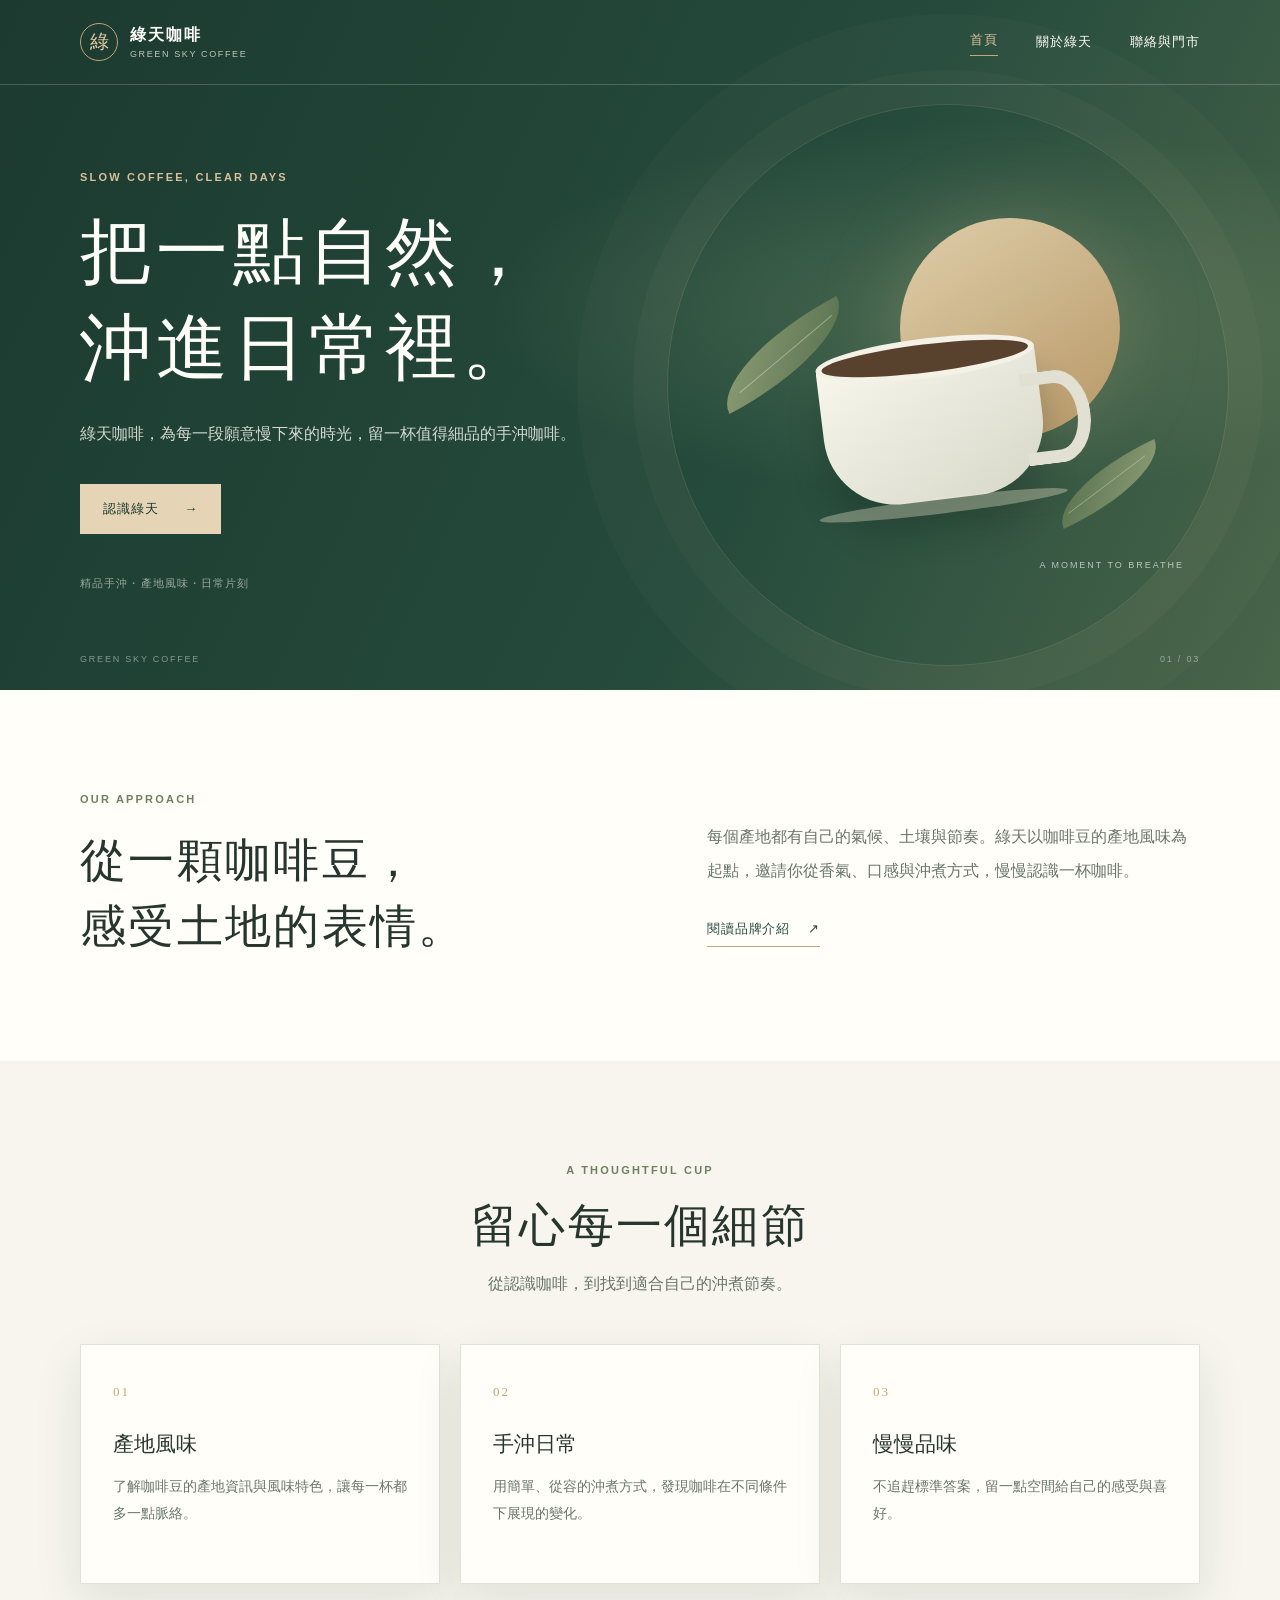
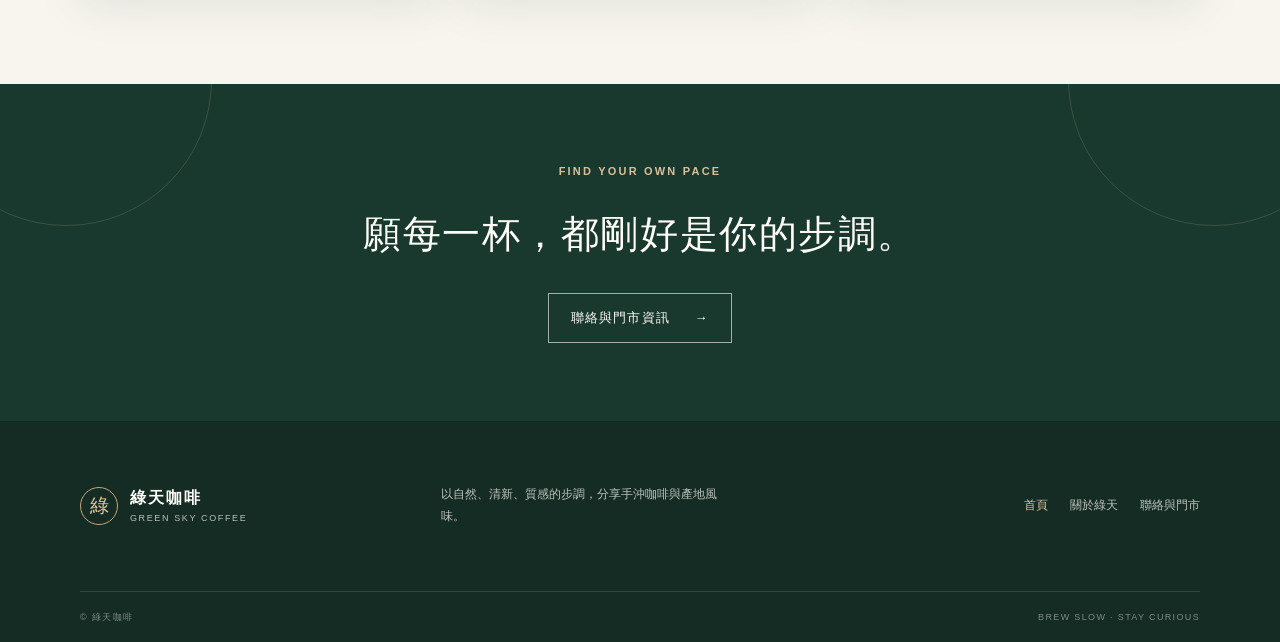
<file: pages/index.html>
<!doctype html>
<html lang="zh-Hant">
<head>
  <meta charset="utf-8">
  <meta name="viewport" content="width=device-width, initial-scale=1">
  <meta name="description" content="綠天咖啡，以自然、清新的步調介紹精品手沖咖啡與產地風味。">
  <title>綠天咖啡｜讓日常慢慢回甘</title>
  <link rel="stylesheet" href="assets/css/site.css">
  <script src="assets/js/site.js" defer></script>
</head>
<body>
  <a class="skip-link" href="#main">跳至主要內容</a>
  <header class="site-header">
    <div class="container header-inner">
      <a class="brand" href="index.html" aria-label="綠天咖啡首頁"><span class="brand-mark" aria-hidden="true">綠</span><span><strong>綠天咖啡</strong><small>GREEN SKY COFFEE</small></span></a>
      <button class="menu-toggle" type="button" aria-expanded="false" aria-controls="primary-nav" aria-label="開啟導覽選單"><span></span><span></span><span></span></button>
      <nav class="primary-nav" id="primary-nav" aria-label="主要導覽">
        <a href="index.html" aria-current="page">首頁</a><a href="about.html">關於綠天</a><a href="contact.html">聯絡與門市</a>
      </nav>
    </div>
  </header>
  <main id="main">
    <section class="hero">
      <div class="container hero-grid">
        <div class="hero-copy"><p class="eyebrow">SLOW COFFEE, CLEAR DAYS</p><h1>把一點自然，<br>沖進日常裡。</h1><p class="lead">綠天咖啡，為每一段願意慢下來的時光，留一杯值得細品的手沖咖啡。</p><a class="button button-light" href="about.html">認識綠天 <span aria-hidden="true">→</span></a><p class="hero-note">精品手沖・產地風味・日常片刻</p></div>
        <div class="hero-art" role="img" aria-label="以綠意、日光與咖啡杯構成的抽象插畫"><div class="sun"></div><div class="leaf leaf-one"></div><div class="leaf leaf-two"></div><div class="cup"><span></span></div><div class="art-caption">A MOMENT TO BREATHE</div></div>
      </div>
      <div class="hero-bottom" aria-hidden="true"><span>GREEN SKY COFFEE</span><span>01 / 03</span></div>
    </section>
    <section class="section intro-section"><div class="container intro-grid"><div><p class="eyebrow">OUR APPROACH</p><h2>從一顆咖啡豆，<br>感受土地的表情。</h2></div><div class="intro-copy"><p>每個產地都有自己的氣候、土壤與節奏。綠天以咖啡豆的產地風味為起點，邀請你從香氣、口感與沖煮方式，慢慢認識一杯咖啡。</p><a class="text-link" href="about.html">閱讀品牌介紹 <span aria-hidden="true">↗</span></a></div></div></section>
    <section class="section values-section"><div class="container"><div class="section-heading"><p class="eyebrow">A THOUGHTFUL CUP</p><h2>留心每一個細節</h2><p>從認識咖啡，到找到適合自己的沖煮節奏。</p></div><div class="card-grid"><article class="info-card"><span class="card-number">01</span><h3>產地風味</h3><p>了解咖啡豆的產地資訊與風味特色，讓每一杯都多一點脈絡。</p></article><article class="info-card"><span class="card-number">02</span><h3>手沖日常</h3><p>用簡單、從容的沖煮方式，發現咖啡在不同條件下展現的變化。</p></article><article class="info-card"><span class="card-number">03</span><h3>慢慢品味</h3><p>不追趕標準答案，留一點空間給自己的感受與喜好。</p></article></div></div></section>
    <section class="closing-band"><div class="container closing-inner"><p class="eyebrow">FIND YOUR OWN PACE</p><h2>願每一杯，都剛好是你的步調。</h2><a class="button button-outline" href="contact.html">聯絡與門市資訊 <span aria-hidden="true">→</span></a></div></section>
  </main>
  <footer class="site-footer"><div class="container footer-main"><a class="brand footer-brand" href="index.html"><span class="brand-mark" aria-hidden="true">綠</span><span><strong>綠天咖啡</strong><small>GREEN SKY COFFEE</small></span></a><p>以自然、清新、質感的步調，分享手沖咖啡與產地風味。</p><nav class="footer-nav" aria-label="頁尾導覽"><a href="index.html" aria-current="page">首頁</a><a href="about.html">關於綠天</a><a href="contact.html">聯絡與門市</a></nav></div><div class="container footer-bottom"><span>© 綠天咖啡</span><span>BREW SLOW · STAY CURIOUS</span></div></footer>
</body>
</html>
</file>
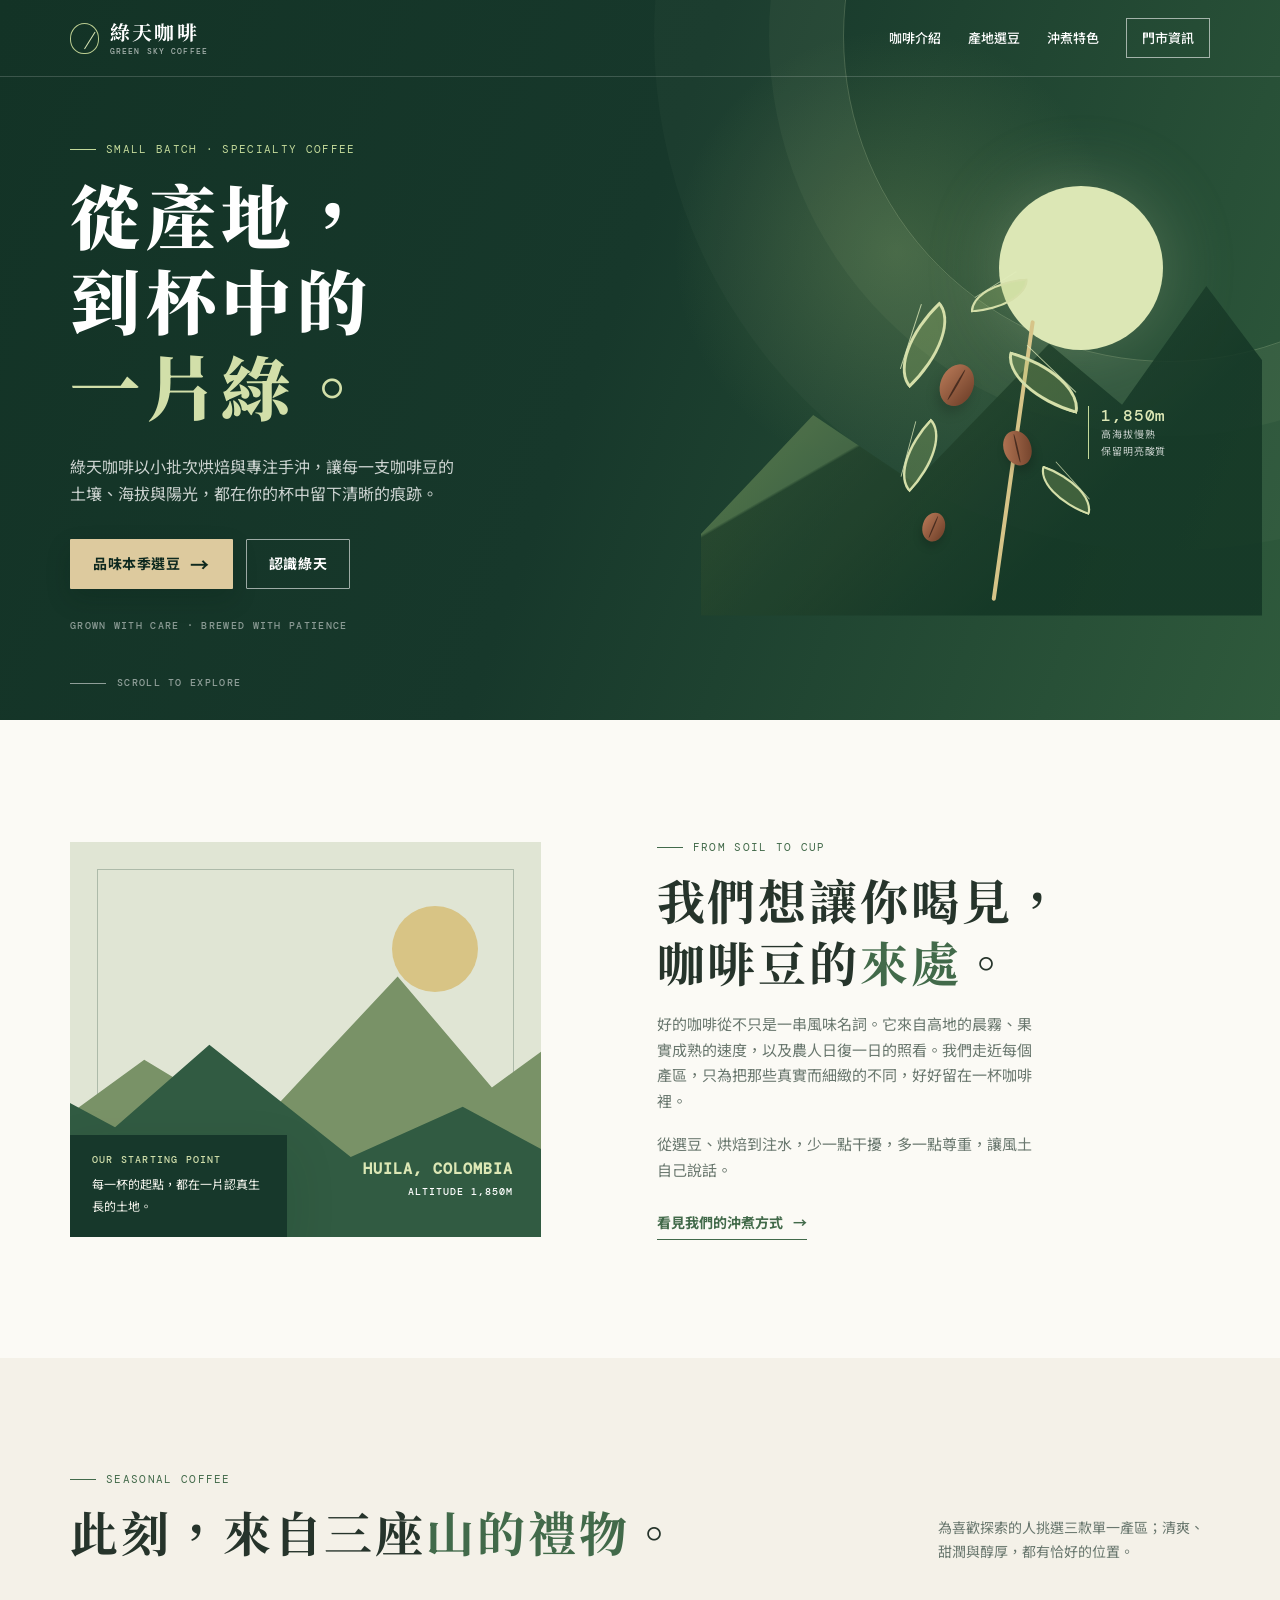
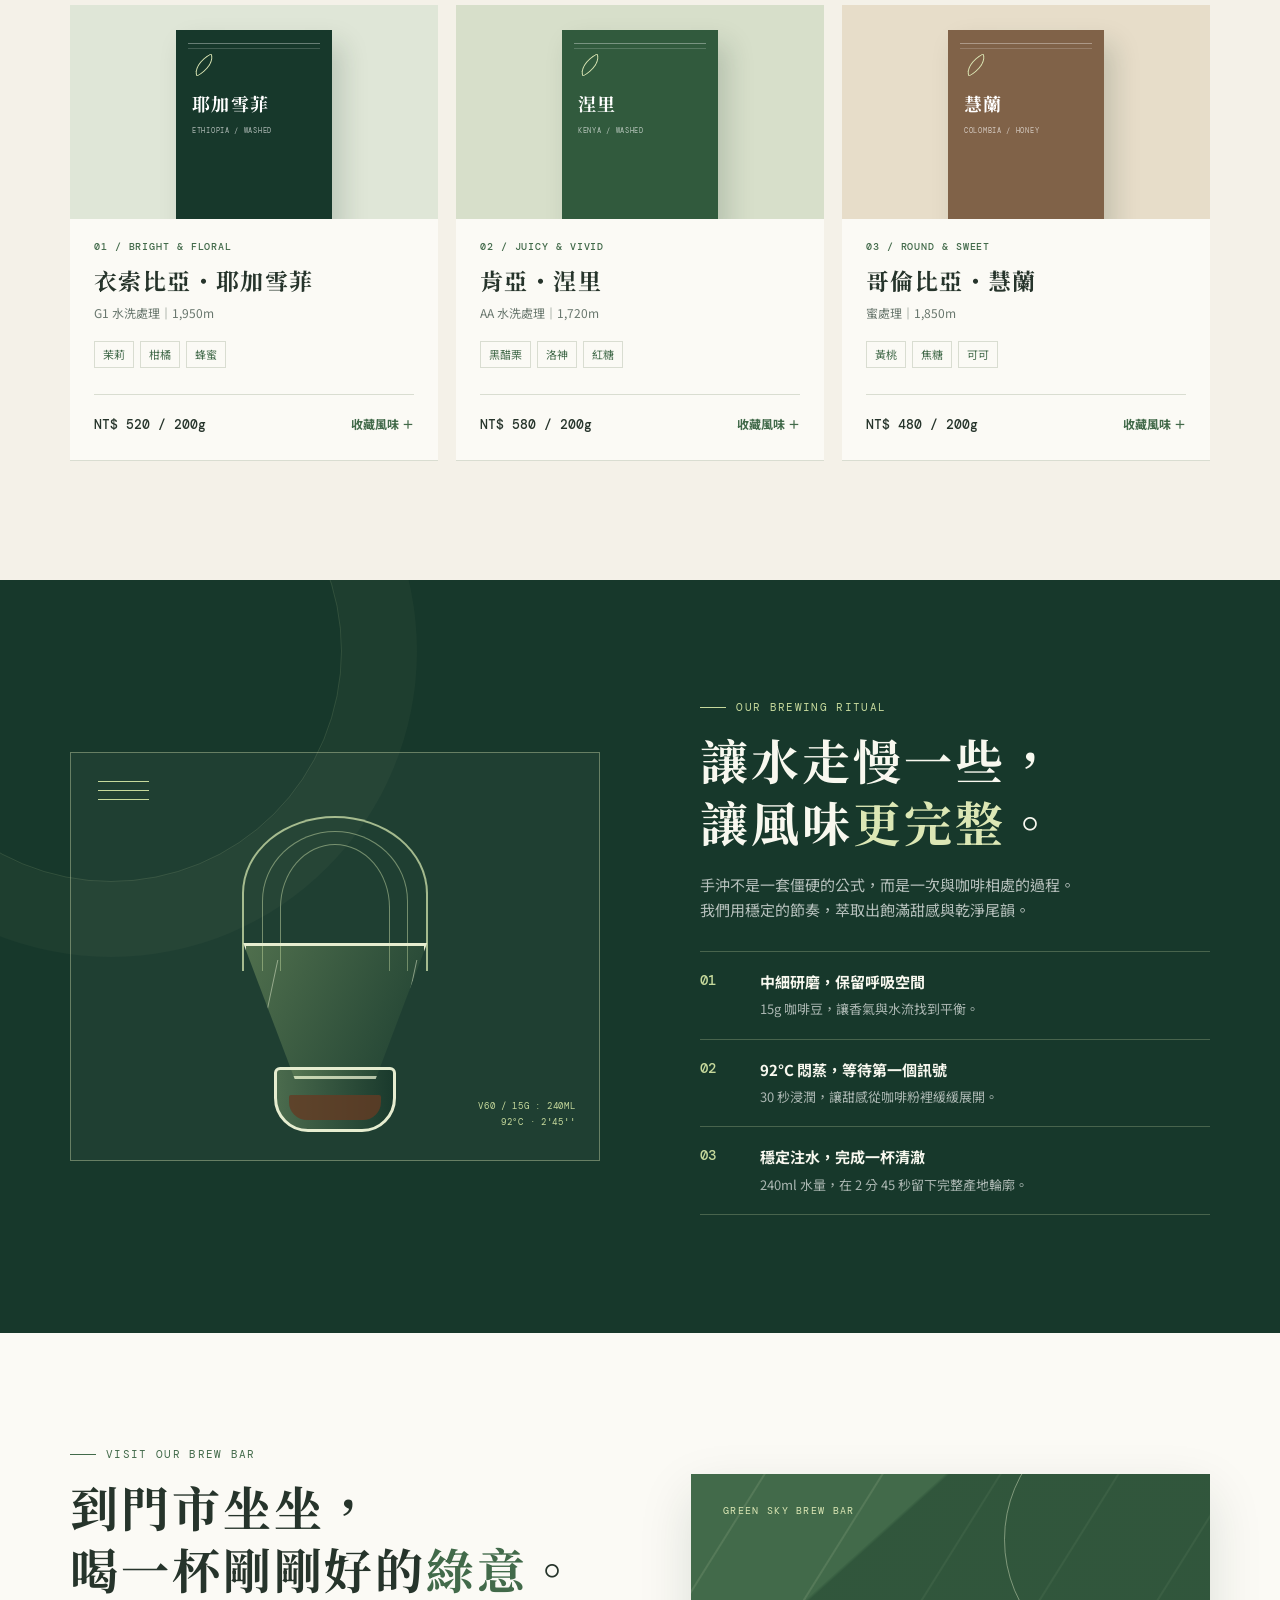
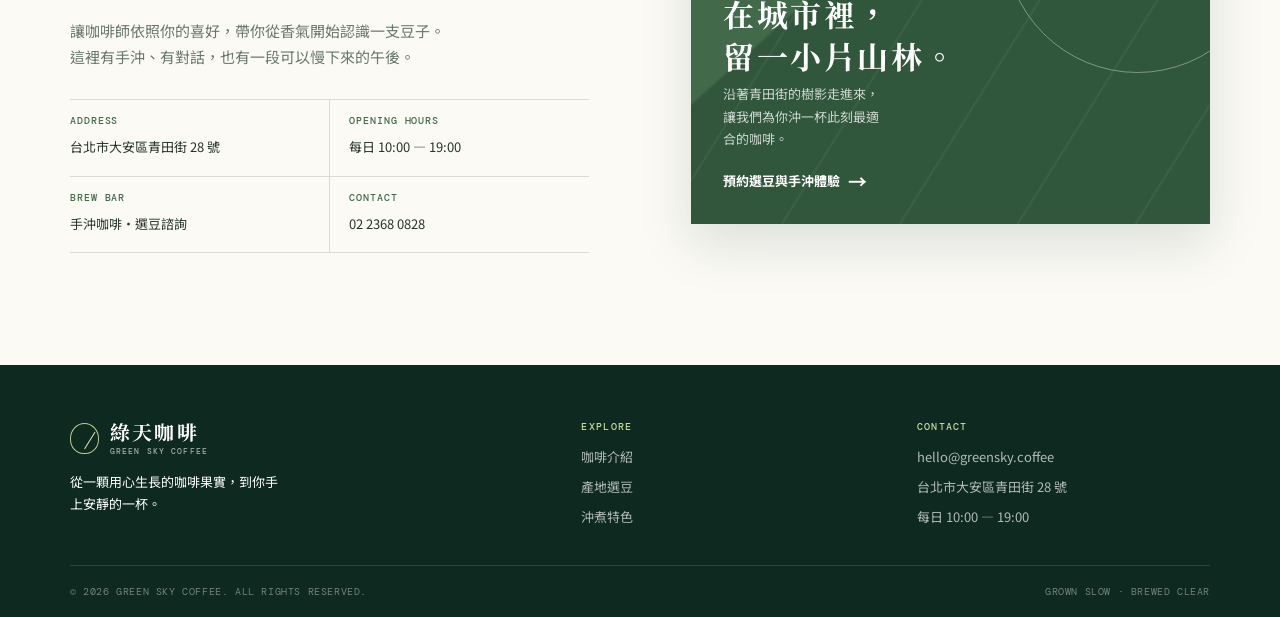
<file: refined/index.html>
<!DOCTYPE html>
<html lang="zh-Hant">
<head>
  <meta charset="UTF-8">
  <meta name="viewport" content="width=device-width, initial-scale=1.0">
  <meta name="description" content="綠天咖啡以小批次烘焙與手沖，讓每一支精品咖啡豆的產地風土清晰抵達杯中。">
  <title>綠天咖啡｜從產地，到杯中的一片綠</title>
  <link rel="preconnect" href="https://fonts.googleapis.com">
  <link rel="preconnect" href="https://fonts.gstatic.com" crossorigin>
  <link href="https://fonts.googleapis.com/css2?family=DM+Mono:wght@400;500&family=Noto+Sans+TC:wght@400;500;600;700&family=Noto+Serif+TC:wght@500;600;700;900&display=swap" rel="stylesheet">
  <style>
    :root {
      --forest: #17382b;
      --deep-forest: #0e291f;
      --moss: #426a4a;
      --leaf: #9aaa72;
      --cream: #f4f1e8;
      --paper: #fbfaf5;
      --oat: #ddca9e;
      --clay: #ad7655;
      --ink: #26342b;
      --muted: #69776e;
      --line: #d9ddd1;
      --shadow: 0 20px 50px rgba(18, 45, 32, .13);
    }

    * { box-sizing: border-box; }
    html { scroll-behavior: smooth; }
    body { margin: 0; background: var(--cream); color: var(--ink); font-family: "Noto Sans TC", sans-serif; line-height: 1.7; -webkit-font-smoothing: antialiased; }
    a { color: inherit; text-decoration: none; }
    button, input { font: inherit; }
    button { cursor: pointer; }
    .container { width: min(1140px, calc(100% - 52px)); margin: 0 auto; }
    .sr-only { position: absolute; width: 1px; height: 1px; overflow: hidden; clip: rect(0,0,0,0); white-space: nowrap; }
    .eyebrow { display: flex; align-items: center; gap: 10px; margin: 0 0 12px; color: var(--moss); font-family: "DM Mono", monospace; font-size: 11px; letter-spacing: .12em; }
    .eyebrow::before { content: ""; width: 26px; height: 1px; background: currentColor; }
    .title { margin: 0; font: 700 clamp(30px, 4vw, 48px)/1.3 "Noto Serif TC", serif; letter-spacing: .06em; }
    .title strong { color: var(--moss); font: inherit; }
    .copy { max-width: 48ch; margin: 18px 0 0; color: var(--muted); font-size: 15px; }
    .button { display: inline-flex; align-items: center; justify-content: center; gap: 10px; min-height: 50px; padding: 12px 22px; border: 1px solid transparent; border-radius: 1px; font-size: 14px; font-weight: 700; letter-spacing: .04em; transition: transform .2s ease, background .2s ease, color .2s ease, border-color .2s ease; }
    .button:hover { transform: translateY(-2px); }
    .button:focus-visible, a:focus-visible, button:focus-visible, input:focus-visible { outline: 3px solid #d3c66b; outline-offset: 3px; }
    .button-main { color: var(--deep-forest); background: var(--oat); box-shadow: 0 10px 24px rgba(7, 27, 18, .18); }
    .button-main:hover { background: #eddaac; }
    .button-light { border-color: rgba(255,255,255,.58); color: #fff; }
    .button-light:hover { background: rgba(255,255,255,.12); }
    .icon-arrow { font-size: 19px; line-height: 1; }

    /* Header */
    .header { position: absolute; z-index: 10; width: 100%; color: #fff; border-bottom: 1px solid rgba(255,255,255,.17); }
    .nav { display: flex; min-height: 76px; align-items: center; justify-content: space-between; }
    .brand { display: flex; align-items: center; gap: 11px; font: 700 20px/1 "Noto Serif TC", serif; letter-spacing: .11em; }
    .brand-symbol { position: relative; width: 29px; height: 31px; border: 1px solid #bbcd91; border-radius: 50% 50% 47% 47%; color: #d9e5b6; }
    .brand-symbol::before { content: ""; position: absolute; top: 5px; left: 13px; width: 1px; height: 20px; background: #d9e5b6; transform: rotate(32deg); transform-origin: bottom; }
    .brand small { display: block; margin-top: 5px; color: rgba(255,255,255,.63); font: 500 8px/1 "DM Mono", monospace; letter-spacing: .14em; }
    .nav-links { display: flex; align-items: center; gap: 27px; font-size: 13px; font-weight: 500; }
    .nav-links a { position: relative; padding: 6px 0; }
    .nav-links a:not(.nav-book)::after { content: ""; position: absolute; right: 0; bottom: 0; left: 0; height: 1px; background: var(--leaf); transform: scaleX(0); transform-origin: right; transition: transform .2s; }
    .nav-links a:not(.nav-book):hover::after { transform: scaleX(1); transform-origin: left; }
    .nav-book { padding: 8px 15px !important; border: 1px solid rgba(255,255,255,.58); }
    .nav-book:hover { color: var(--forest); background: #fff; }
    .menu-button { display: none; width: 40px; height: 40px; border: 0; color: #fff; background: transparent; font-size: 23px; }

    /* Hero */
    .hero { position: relative; min-height: 720px; overflow: hidden; color: #fff; background: var(--forest); }
    .hero::before { content: ""; position: absolute; inset: 0; background: radial-gradient(circle at 70% 35%, rgba(141,170,103,.28), transparent 22%), linear-gradient(110deg, #133326 0%, #17382b 47%, #2f5a3c 100%); }
    .hero::after { content: ""; position: absolute; top: -290px; right: -215px; width: 650px; height: 650px; border: 1px solid rgba(223,235,186,.22); border-radius: 50%; box-shadow: 0 0 0 74px rgba(223,235,186,.045), 0 0 0 189px rgba(223,235,186,.025); }
    .hero-grid { position: relative; z-index: 1; display: grid; grid-template-columns: 1.05fr .95fr; gap: 35px; align-items: center; min-height: 720px; padding: 126px 0 72px; }
    .hero .eyebrow { color: #c3d99a; }
    .hero h1 { max-width: 12ch; margin: 0; font: 900 clamp(43px, 5.5vw, 70px)/1.22 "Noto Serif TC", serif; letter-spacing: .08em; }
    .hero h1 em { color: #d2dfa9; font-style: normal; }
    .hero-lede { max-width: 43ch; margin: 26px 0 31px; color: rgba(255,255,255,.78); font-size: 16px; }
    .hero-actions { display: flex; flex-wrap: wrap; gap: 13px; }
    .hero-signature { margin: 29px 0 0; color: rgba(255,255,255,.5); font: 500 10px/1.6 "DM Mono", monospace; letter-spacing: .13em; }
    .hero-visual { position: relative; height: 453px; }
    .sun-disc { position: absolute; top: 25px; right: 9%; width: 164px; height: 164px; border-radius: 50%; background: #dce7b5; box-shadow: 0 0 72px rgba(220,231,181,.25); }
    .hill { position: absolute; right: -10%; bottom: -2px; width: 107%; height: 75%; clip-path: polygon(0 76%, 20% 41%, 38% 61%, 62% 20%, 75% 38%, 90% 3%, 100% 25%, 100% 100%, 0 100%); background: linear-gradient(136deg, #72905c, #244c36 69%); opacity: .88; }
    .hill::after { content: ""; position: absolute; inset: 0; background: linear-gradient(150deg, transparent 39%, rgba(8,38,25,.55) 39.5% 100%); }
    .coffee-plant { position: absolute; z-index: 2; right: 19%; bottom: 13px; width: 255px; height: 330px; transform: rotate(-4deg); }
    .stem { position: absolute; bottom: 0; left: 125px; width: 4px; height: 283px; border-radius: 4px; background: #d6c488; transform: rotate(12deg); transform-origin: bottom; }
    .leaf { position: absolute; width: 82px; height: 42px; border: 3px solid #d5dfa9; border-radius: 100% 0 100% 0; background: rgba(173,202,117,.26); }
    .leaf::after { content: ""; position: absolute; top: 50%; left: 4px; width: 68px; height: 1px; background: rgba(226,237,189,.78); transform: rotate(-28deg); transform-origin: left; }
    .leaf-a { top: 49px; left: 35px; transform: rotate(-40deg); }
    .leaf-b { top: 95px; right: 22px; transform: rotate(20deg) scaleX(-1); }
    .leaf-c { top: 159px; left: 23px; transform: rotate(-43deg) scale(.84); }
    .leaf-d { top: 204px; right: 7px; transform: rotate(24deg) scaleX(-1) scale(.74); }
    .leaf-e { top: 5px; right: 60px; transform: rotate(0deg) scale(.72); }
    .bean { position: absolute; z-index: 3; width: 33px; height: 43px; border-radius: 50%; background: linear-gradient(110deg, #b87957, #6d3e28); box-shadow: 0 8px 12px rgba(0,0,0,.17); }
    .bean::before { content: ""; position: absolute; top: 4px; bottom: 4px; left: 15px; width: 2px; border-radius: 50%; background: rgba(45,26,19,.72); transform: rotate(8deg); }
    .bean-1 { top: 91px; left: 89px; transform: rotate(26deg); }
    .bean-2 { top: 158px; right: 77px; transform: rotate(-17deg) scale(.83); }
    .bean-3 { top: 231px; left: 56px; transform: rotate(19deg) scale(.68); }
    .origin-tag { position: absolute; z-index: 3; top: 52%; right: -2%; width: 132px; padding-left: 12px; border-left: 1px solid #c3d99a; color: rgba(255,255,255,.76); font-size: 10px; line-height: 1.7; letter-spacing: .08em; }
    .origin-tag b { display: block; color: #dce7b5; font: 500 16px/1.2 "DM Mono", monospace; }
    .scroll-hint { position: absolute; bottom: 22px; left: max(26px, calc((100% - 1140px) / 2)); z-index: 2; display: flex; gap: 11px; align-items: center; color: rgba(255,255,255,.52); font: 500 10px/1 "DM Mono", monospace; letter-spacing: .13em; }
    .scroll-hint::before { content: ""; width: 36px; height: 1px; background: currentColor; }

    /* Story */
    .story { padding: 118px 0; background: var(--paper); }
    .story-grid { display: grid; grid-template-columns: .92fr 1.08fr; gap: clamp(46px, 9vw, 120px); align-items: center; }
    .origin-window { position: relative; min-height: 395px; overflow: hidden; background: #e0e5d4; }
    .origin-window::before { content: ""; position: absolute; inset: 27px; border: 1px solid rgba(23,56,43,.25); }
    .origin-sun { position: absolute; top: 64px; right: 63px; width: 86px; height: 86px; border-radius: 50%; background: #d8c485; }
    .origin-hill-one, .origin-hill-two { position: absolute; right: -12%; bottom: -2%; left: -13%; clip-path: polygon(0 72%, 23% 40%, 42% 62%, 66% 13%, 82% 49%, 100% 24%, 100% 100%, 0 100%); }
    .origin-hill-one { height: 78%; background: #799267; }
    .origin-hill-two { height: 58%; background: #315b42; transform: scaleX(-1); }
    .origin-label { position: absolute; z-index: 2; right: 28px; bottom: 27px; color: #fff; font: 500 10px/1.7 "DM Mono", monospace; letter-spacing: .1em; text-align: right; }
    .origin-label b { display: block; color: #dce7b5; font-size: 15px; }
    .story-note { position: absolute; z-index: 3; bottom: 0; left: 0; width: 217px; padding: 20px 22px; color: #f9f8f1; background: var(--forest); box-shadow: var(--shadow); }
    .story-note b { display: block; margin-bottom: 8px; color: #cfddaa; font: 500 10px/1 "DM Mono", monospace; letter-spacing: .12em; }
    .story-note p { margin: 0; font-size: 12px; line-height: 1.8; }
    .story-link { display: inline-flex; gap: 10px; margin-top: 29px; padding-bottom: 4px; border-bottom: 1px solid var(--moss); color: var(--moss); font-size: 14px; font-weight: 700; }

    /* Selection */
    .selection { padding: 112px 0 120px; background: var(--cream); }
    .section-head { display: flex; align-items: end; justify-content: space-between; gap: 30px; margin-bottom: 42px; }
    .section-head .copy { max-width: 34ch; margin: 0; font-size: 14px; }
    .coffee-grid { display: grid; grid-template-columns: repeat(3, 1fr); gap: 18px; }
    .coffee-card { display: flex; flex-direction: column; min-height: 455px; background: var(--paper); box-shadow: 0 1px 0 var(--line); transition: transform .25s ease, box-shadow .25s ease; }
    .coffee-card:hover { transform: translateY(-6px); box-shadow: var(--shadow); }
    .bag-visual { position: relative; height: 214px; overflow: hidden; background: #dfe6d7; }
    .coffee-card:nth-child(2) .bag-visual { background: #d7dfca; }
    .coffee-card:nth-child(3) .bag-visual { background: #e7ddc9; }
    .bag { position: absolute; right: 50%; bottom: -10px; width: 156px; height: 199px; padding: 28px 16px; color: #fff; background: var(--forest); box-shadow: 10px 14px 25px rgba(20,50,36,.17); transform: translateX(50%); }
    .coffee-card:nth-child(2) .bag { background: #315a3d; }
    .coffee-card:nth-child(3) .bag { background: #806248; }
    .bag::before { content: ""; position: absolute; top: 13px; right: 12px; left: 12px; height: 1px; background: rgba(255,255,255,.35); box-shadow: 0 5px 0 rgba(255,255,255,.18); }
    .bag .mini-leaf { display: block; width: 24px; height: 14px; margin-bottom: 19px; border: 1px solid #dce7b5; border-radius: 100% 0; transform: rotate(-28deg); }
    .bag .bag-name { position: relative; z-index: 1; font: 700 18px/1.3 "Noto Serif TC", serif; letter-spacing: .07em; }
    .bag .bag-origin { display: block; margin-top: 7px; color: rgba(255,255,255,.65); font: 400 7px/1.4 "DM Mono", monospace; letter-spacing: .1em; }
    .card-body { display: flex; flex: 1; flex-direction: column; padding: 23px 24px 22px; }
    .card-index { color: var(--moss); font: 500 10px/1 "DM Mono", monospace; letter-spacing: .09em; }
    .card-body h3 { margin: 13px 0 5px; font: 700 23px/1.4 "Noto Serif TC", serif; letter-spacing: .06em; }
    .card-origin { margin: 0; color: var(--muted); font-size: 12px; }
    .flavour { display: flex; flex-wrap: wrap; gap: 6px; margin: 18px 0 auto; }
    .flavour span { padding: 3px 8px; border: 1px solid var(--line); color: var(--moss); font-size: 11px; }
    .card-footer { display: flex; align-items: center; justify-content: space-between; gap: 12px; margin-top: 20px; padding-top: 15px; border-top: 1px solid var(--line); }
    .price { font: 500 13px/1 "DM Mono", monospace; }
    .save-button { padding: 4px 0; border: 0; color: var(--moss); background: transparent; font-size: 12px; font-weight: 700; }
    .save-button:hover { color: var(--clay); }

    /* Brew */
    .brew { position: relative; overflow: hidden; padding: 118px 0; color: #f8f8ef; background: var(--forest); }
    .brew::before { content: ""; position: absolute; top: -160px; left: -120px; width: 460px; height: 460px; border: 1px solid rgba(211,227,166,.14); border-radius: 50%; box-shadow: 0 0 0 75px rgba(211,227,166,.035); }
    .brew-grid { position: relative; z-index: 1; display: grid; grid-template-columns: 1.02fr .98fr; gap: clamp(45px, 8vw, 100px); align-items: center; }
    .brew .eyebrow { color: #c6d99c; }
    .brew .title strong { color: #dce7b5; }
    .brew .copy { color: rgba(255,255,255,.69); }
    .brew-drawing { position: relative; min-height: 409px; border: 1px solid rgba(220,231,181,.38); background: rgba(255,255,255,.035); }
    .brew-drawing::before { content: ""; position: absolute; top: 28px; left: 27px; width: 51px; height: 1px; background: #c6d99c; box-shadow: 0 9px 0 #c6d99c, 0 18px 0 #c6d99c; }
    .water-lines { position: absolute; top: 63px; left: 50%; width: 186px; height: 155px; border: 2px solid rgba(210,228,174,.75); border-bottom: 0; border-radius: 50% 50% 0 0; transform: translateX(-50%); }
    .water-lines::before, .water-lines::after { content: ""; position: absolute; top: 13px; right: 18px; bottom: 0; left: 18px; border: 1px solid rgba(210,228,174,.48); border-bottom: 0; border-radius: 50% 50% 0 0; }
    .water-lines::after { top: 26px; right: 36px; left: 36px; }
    .dripper { position: absolute; bottom: 81px; left: 50%; width: 184px; height: 136px; border: 3px solid #e6edd0; background: linear-gradient(115deg, rgba(173,203,129,.34), rgba(30,74,48,.14)); clip-path: polygon(0 0,100% 0,72% 100%,28% 100%); transform: translateX(-50%); }
    .dripper::before { content: ""; position: absolute; top: 14px; right: 19px; bottom: 0; left: 19px; border-left: 1px solid rgba(230,237,208,.5); border-right: 1px solid rgba(230,237,208,.5); transform: skewX(-12deg); }
    .server { position: absolute; bottom: 28px; left: 50%; width: 122px; height: 65px; border: 3px solid #e6edd0; border-radius: 6px 6px 34px 34px; background: linear-gradient(90deg, rgba(160,192,130,.34), rgba(9,41,27,.24)); transform: translateX(-50%); }
    .server::after { content: ""; position: absolute; right: 12px; bottom: 9px; left: 12px; height: 25px; border-radius: 2px 2px 18px 18px; background: rgba(100,59,35,.8); }
    .brew-caption { position: absolute; right: 24px; bottom: 21px; color: #c6d99c; font: 400 9px/1.8 "DM Mono", monospace; letter-spacing: .08em; text-align: right; }
    .method-list { display: grid; gap: 0; margin: 28px 0 0; padding: 0; list-style: none; }
    .method-list li { display: grid; grid-template-columns: 45px 1fr; gap: 15px; padding: 17px 0; border-top: 1px solid rgba(220,231,181,.25); }
    .method-list li:last-child { border-bottom: 1px solid rgba(220,231,181,.25); }
    .method-no { color: #c6d99c; font: 500 14px/1.7 "DM Mono", monospace; }
    .method-text b { display: block; font-size: 15px; }
    .method-text span { color: rgba(255,255,255,.64); font-size: 13px; }

    /* Visit */
    .visit { padding: 112px 0; background: var(--paper); }
    .visit-grid { display: grid; grid-template-columns: 1fr 1fr; gap: clamp(42px, 8vw, 105px); align-items: center; }
    .store-card { position: relative; min-height: 350px; overflow: hidden; color: #fff; background: var(--moss); box-shadow: var(--shadow); }
    .store-card::before { content: ""; position: absolute; inset: 0; opacity: .68; background: linear-gradient(138deg, transparent 28%, rgba(11,45,30,.46) 28.5% 100%), repeating-linear-gradient(122deg, transparent 0 61px, rgba(224,235,195,.18) 62px 63px, transparent 64px 100px); }
    .store-card::after { content: ""; position: absolute; top: -68px; right: -61px; width: 265px; height: 265px; border: 1px solid rgba(227,237,203,.44); border-radius: 50%; }
    .store-inner { position: relative; z-index: 1; display: flex; min-height: 350px; flex-direction: column; padding: 32px; }
    .store-kicker { margin: 0; color: #dce7b5; font: 400 10px/1 "DM Mono", monospace; letter-spacing: .13em; }
    .store-inner h3 { margin: auto 0 7px; font: 700 31px/1.35 "Noto Serif TC", serif; letter-spacing: .08em; }
    .store-inner p:not(.store-kicker) { max-width: 23ch; margin: 0; color: rgba(255,255,255,.76); font-size: 13px; }
    .store-link { display: inline-flex; align-items: center; gap: 8px; margin-top: 20px; color: #fff; font-size: 13px; font-weight: 700; }
    .details { display: grid; grid-template-columns: repeat(2, 1fr); gap: 0; margin: 30px 0 0; }
    .detail { padding: 16px 0; border-top: 1px solid var(--line); }
    .detail:nth-last-child(-n+2) { border-bottom: 1px solid var(--line); }
    .detail:nth-child(odd) { padding-right: 19px; }
    .detail:nth-child(even) { padding-left: 19px; border-left: 1px solid var(--line); }
    .detail b { display: block; margin-bottom: 6px; color: var(--moss); font: 500 10px/1 "DM Mono", monospace; letter-spacing: .09em; }
    .detail span { font-size: 13px; }

    /* Footer and small UI */
    footer { color: rgba(255,255,255,.68); background: var(--deep-forest); }
    .footer-grid { display: grid; grid-template-columns: 1.6fr 1fr 1fr; gap: 42px; padding: 57px 0 37px; }
    .footer-brand { color: #fff; }
    .footer-brand p { max-width: 30ch; margin: 16px 0 0; font-size: 13px; }
    .footer-heading { margin: 0 0 14px; color: #c6d99c; font: 500 10px/1 "DM Mono", monospace; letter-spacing: .13em; }
    .footer-list { margin: 0; padding: 0; list-style: none; font-size: 13px; }
    .footer-list li + li { margin-top: 8px; }
    .footer-list a:hover { color: #fff; }
    .footer-bottom { display: flex; justify-content: space-between; gap: 20px; padding: 18px 0; border-top: 1px solid rgba(255,255,255,.13); color: rgba(255,255,255,.42); font: 400 10px/1.5 "DM Mono", monospace; letter-spacing: .06em; }
    .toast { position: fixed; right: 22px; bottom: 22px; z-index: 30; max-width: min(340px, calc(100% - 44px)); padding: 13px 17px; border-left: 3px solid var(--oat); color: #fff; background: var(--deep-forest); box-shadow: var(--shadow); font-size: 13px; opacity: 0; pointer-events: none; transform: translateY(12px); transition: opacity .23s ease, transform .23s ease; }
    .toast.show { opacity: 1; transform: translateY(0); }
    .reveal { opacity: 0; transform: translateY(18px); transition: opacity .65s ease, transform .65s ease; }
    .reveal.in { opacity: 1; transform: translateY(0); }

    @media (max-width: 840px) {
      .nav { min-height: 68px; }
      .menu-button { display: block; }
      .nav-links { position: absolute; top: 68px; right: 0; left: 0; display: grid; gap: 0; max-height: 0; overflow: hidden; background: #112f23; transition: max-height .28s ease; }
      .nav-links.open { max-height: 300px; border-top: 1px solid rgba(255,255,255,.14); }
      .nav-links a { padding: 13px 26px; border-bottom: 1px solid rgba(255,255,255,.1); }
      .nav-links .nav-book { margin: 10px 26px; text-align: center; }
      .hero, .hero-grid { min-height: 725px; }
      .hero-grid { grid-template-columns: 1fr; padding-top: 110px; }
      .hero-visual { height: 280px; margin-top: -40px; }
      .sun-disc { top: 8px; right: 14%; width: 118px; height: 118px; }
      .hill { width: 86%; height: 97%; }
      .coffee-plant { right: 16%; bottom: -24px; transform: scale(.75) rotate(-4deg); transform-origin: bottom right; }
      .origin-tag { top: 45%; right: 1%; }
      .story-grid, .brew-grid, .visit-grid { grid-template-columns: 1fr; }
      .origin-window { max-width: 560px; width: 100%; }
      .coffee-grid { grid-template-columns: repeat(2, 1fr); }
      .coffee-card:last-child { grid-column: span 2; }
      .footer-grid { grid-template-columns: 1.4fr 1fr; }
      .footer-brand { grid-column: span 2; }
    }

    @media (max-width: 570px) {
      .container { width: min(100% - 34px, 1140px); }
      .hero, .hero-grid { min-height: 680px; }
      .hero-grid { padding-top: 99px; padding-bottom: 44px; }
      .hero h1 { font-size: 40px; }
      .hero-lede { margin: 19px 0 23px; font-size: 14px; }
      .hero-visual { height: 238px; }
      .origin-tag { display: none; }
      .scroll-hint { bottom: 12px; left: 17px; }
      .story, .selection, .brew, .visit { padding: 76px 0; }
      .origin-window { min-height: 335px; }
      .story-note { width: 190px; padding: 16px; }
      .section-head { display: block; }
      .section-head .copy { margin-top: 15px; }
      .coffee-grid { grid-template-columns: 1fr; }
      .coffee-card:last-child { grid-column: auto; }
      .brew-drawing { min-height: 325px; }
      .water-lines { transform: translateX(-50%) scale(.82); transform-origin: top; }
      .dripper { transform: translateX(-50%) scale(.8); transform-origin: bottom; }
      .server { transform: translateX(-50%) scale(.8); transform-origin: bottom; }
      .details { grid-template-columns: 1fr; }
      .detail, .detail:nth-last-child(-n+2) { border-bottom: 0; }
      .detail:first-child { border-top: 1px solid var(--line); }
      .detail:last-child { border-bottom: 1px solid var(--line); }
      .detail:nth-child(even) { padding-left: 0; border-left: 0; }
      .footer-grid { grid-template-columns: 1fr; gap: 30px; }
      .footer-brand { grid-column: auto; }
      .footer-bottom { display: block; }
      .footer-bottom span + span { display: block; margin-top: 6px; }
    }

    @media (prefers-reduced-motion: reduce) {
      html { scroll-behavior: auto; }
      *, *::before, *::after { transition-duration: .01ms !important; animation-duration: .01ms !important; }
      .reveal { opacity: 1; transform: none; }
    }
  </style>
</head>
<body>
  <header class="header" id="top">
    <nav class="nav container" aria-label="主要導覽">
      <a class="brand" href="#top" aria-label="回到綠天咖啡首頁"><span class="brand-symbol" aria-hidden="true"></span><span>綠天咖啡<small>GREEN SKY COFFEE</small></span></a>
      <button class="menu-button" type="button" aria-label="開啟導覽選單" aria-expanded="false" aria-controls="navLinks">☰</button>
      <div class="nav-links" id="navLinks">
        <a href="#story">咖啡介紹</a>
        <a href="#selection">產地選豆</a>
        <a href="#brew">沖煮特色</a>
        <a class="nav-book" href="#visit">門市資訊</a>
      </div>
    </nav>
  </header>

  <main>
    <section class="hero" aria-labelledby="heroTitle">
      <div class="hero-grid container">
        <div class="reveal">
          <p class="eyebrow">SMALL BATCH · SPECIALTY COFFEE</p>
          <h1 id="heroTitle">從產地，<br>到杯中的<br><em>一片綠。</em></h1>
          <p class="hero-lede">綠天咖啡以小批次烘焙與專注手沖，讓每一支咖啡豆的土壤、海拔與陽光，都在你的杯中留下清晰的痕跡。</p>
          <div class="hero-actions"><a class="button button-main" href="#selection">品味本季選豆 <span class="icon-arrow">→</span></a><a class="button button-light" href="#story">認識綠天</a></div>
          <p class="hero-signature">GROWN WITH CARE · BREWED WITH PATIENCE</p>
        </div>
        <div class="hero-visual" aria-hidden="true">
          <div class="sun-disc"></div><div class="hill"></div>
          <div class="coffee-plant"><span class="stem"></span><span class="leaf leaf-a"></span><span class="leaf leaf-b"></span><span class="leaf leaf-c"></span><span class="leaf leaf-d"></span><span class="leaf leaf-e"></span><span class="bean bean-1"></span><span class="bean bean-2"></span><span class="bean bean-3"></span></div>
          <p class="origin-tag"><b>1,850m</b>高海拔慢熟<br>保留明亮酸質</p>
        </div>
      </div>
      <p class="scroll-hint">SCROLL TO EXPLORE</p>
    </section>

    <section class="story" id="story" aria-labelledby="storyTitle">
      <div class="story-grid container">
        <div class="origin-window reveal" aria-hidden="true"><div class="origin-sun"></div><div class="origin-hill-one"></div><div class="origin-hill-two"></div><p class="origin-label"><b>HUILA, COLOMBIA</b>ALTITUDE 1,850M</p><div class="story-note"><b>OUR STARTING POINT</b><p>每一杯的起點，都在一片認真生長的土地。</p></div></div>
        <div class="reveal">
          <p class="eyebrow">FROM SOIL TO CUP</p>
          <h2 class="title" id="storyTitle">我們想讓你喝見，<br>咖啡豆的<strong>來處</strong>。</h2>
          <p class="copy">好的咖啡從不只是一串風味名詞。它來自高地的晨霧、果實成熟的速度，以及農人日復一日的照看。我們走近每個產區，只為把那些真實而細緻的不同，好好留在一杯咖啡裡。</p>
          <p class="copy">從選豆、烘焙到注水，少一點干擾，多一點尊重，讓風土自己說話。</p>
          <a class="story-link" href="#brew">看見我們的沖煮方式 <span>→</span></a>
        </div>
      </div>
    </section>

    <section class="selection" id="selection" aria-labelledby="selectionTitle">
      <div class="container">
        <div class="section-head reveal"><div><p class="eyebrow">SEASONAL COFFEE</p><h2 class="title" id="selectionTitle">此刻，來自三座<strong>山的禮物</strong>。</h2></div><p class="copy">為喜歡探索的人挑選三款單一產區；清爽、甜潤與醇厚，都有恰好的位置。</p></div>
        <div class="coffee-grid">
          <article class="coffee-card reveal">
            <div class="bag-visual" aria-hidden="true"><div class="bag"><span class="mini-leaf"></span><b class="bag-name">耶加雪菲</b><span class="bag-origin">ETHIOPIA / WASHED</span></div></div>
            <div class="card-body"><span class="card-index">01 / BRIGHT &amp; FLORAL</span><h3>衣索比亞・耶加雪菲</h3><p class="card-origin">G1 水洗處理｜1,950m</p><div class="flavour"><span>茉莉</span><span>柑橘</span><span>蜂蜜</span></div><div class="card-footer"><span class="price">NT$ 520 / 200g</span><button class="save-button" type="button" data-coffee="衣索比亞・耶加雪菲">收藏風味 ＋</button></div></div>
          </article>
          <article class="coffee-card reveal">
            <div class="bag-visual" aria-hidden="true"><div class="bag"><span class="mini-leaf"></span><b class="bag-name">涅里</b><span class="bag-origin">KENYA / WASHED</span></div></div>
            <div class="card-body"><span class="card-index">02 / JUICY &amp; VIVID</span><h3>肯亞・涅里</h3><p class="card-origin">AA 水洗處理｜1,720m</p><div class="flavour"><span>黑醋栗</span><span>洛神</span><span>紅糖</span></div><div class="card-footer"><span class="price">NT$ 580 / 200g</span><button class="save-button" type="button" data-coffee="肯亞・涅里">收藏風味 ＋</button></div></div>
          </article>
          <article class="coffee-card reveal">
            <div class="bag-visual" aria-hidden="true"><div class="bag"><span class="mini-leaf"></span><b class="bag-name">慧蘭</b><span class="bag-origin">COLOMBIA / HONEY</span></div></div>
            <div class="card-body"><span class="card-index">03 / ROUND &amp; SWEET</span><h3>哥倫比亞・慧蘭</h3><p class="card-origin">蜜處理｜1,850m</p><div class="flavour"><span>黃桃</span><span>焦糖</span><span>可可</span></div><div class="card-footer"><span class="price">NT$ 480 / 200g</span><button class="save-button" type="button" data-coffee="哥倫比亞・慧蘭">收藏風味 ＋</button></div></div>
          </article>
        </div>
      </div>
    </section>

    <section class="brew" id="brew" aria-labelledby="brewTitle">
      <div class="brew-grid container">
        <div class="brew-drawing reveal" aria-hidden="true"><div class="water-lines"></div><div class="dripper"></div><div class="server"></div><p class="brew-caption">V60 / 15G : 240ML<br>92°C · 2'45''</p></div>
        <div class="reveal">
          <p class="eyebrow">OUR BREWING RITUAL</p>
          <h2 class="title" id="brewTitle">讓水走慢一些，<br>讓風味<strong>更完整</strong>。</h2>
          <p class="copy">手沖不是一套僵硬的公式，而是一次與咖啡相處的過程。我們用穩定的節奏，萃取出飽滿甜感與乾淨尾韻。</p>
          <ol class="method-list">
            <li><span class="method-no">01</span><span class="method-text"><b>中細研磨，保留呼吸空間</b><span>15g 咖啡豆，讓香氣與水流找到平衡。</span></span></li>
            <li><span class="method-no">02</span><span class="method-text"><b>92°C 悶蒸，等待第一個訊號</b><span>30 秒浸潤，讓甜感從咖啡粉裡緩緩展開。</span></span></li>
            <li><span class="method-no">03</span><span class="method-text"><b>穩定注水，完成一杯清澈</b><span>240ml 水量，在 2 分 45 秒留下完整產地輪廓。</span></span></li>
          </ol>
        </div>
      </div>
    </section>

    <section class="visit" id="visit" aria-labelledby="visitTitle">
      <div class="visit-grid container">
        <div class="reveal"><p class="eyebrow">VISIT OUR BREW BAR</p><h2 class="title" id="visitTitle">到門市坐坐，<br>喝一杯剛剛好的<strong>綠意</strong>。</h2><p class="copy">讓咖啡師依照你的喜好，帶你從香氣開始認識一支豆子。這裡有手沖、有對話，也有一段可以慢下來的午後。</p><div class="details"><div class="detail"><b>ADDRESS</b><span>台北市大安區青田街 28 號</span></div><div class="detail"><b>OPENING HOURS</b><span>每日 10:00 — 19:00</span></div><div class="detail"><b>BREW BAR</b><span>手沖咖啡・選豆諮詢</span></div><div class="detail"><b>CONTACT</b><span>02 2368 0828</span></div></div></div>
        <aside class="store-card reveal" aria-label="綠天咖啡門市資訊卡"><div class="store-inner"><p class="store-kicker">GREEN SKY BREW BAR</p><h3>在城市裡，<br>留一小片山林。</h3><p>沿著青田街的樹影走進來，讓我們為你沖一杯此刻最適合的咖啡。</p><a class="store-link" href="mailto:hello@greensky.coffee">預約選豆與手沖體驗 <span class="icon-arrow">→</span></a></div></aside>
      </div>
    </section>
  </main>

  <footer>
    <div class="footer-grid container">
      <div class="footer-brand"><a class="brand" href="#top"><span class="brand-symbol" aria-hidden="true"></span><span>綠天咖啡<small>GREEN SKY COFFEE</small></span></a><p>從一顆用心生長的咖啡果實，到你手上安靜的一杯。</p></div>
      <div><p class="footer-heading">EXPLORE</p><ul class="footer-list"><li><a href="#story">咖啡介紹</a></li><li><a href="#selection">產地選豆</a></li><li><a href="#brew">沖煮特色</a></li></ul></div>
      <div><p class="footer-heading">CONTACT</p><ul class="footer-list"><li><a href="mailto:hello@greensky.coffee">hello@greensky.coffee</a></li><li>台北市大安區青田街 28 號</li><li>每日 10:00 — 19:00</li></ul></div>
    </div>
    <div class="footer-bottom container"><span>© 2026 GREEN SKY COFFEE. ALL RIGHTS RESERVED.</span><span>GROWN SLOW · BREWED CLEAR</span></div>
  </footer>

  <div class="toast" id="toast" role="status" aria-live="polite"></div>
  <script>
    const menuButton = document.querySelector('.menu-button');
    const navLinks = document.getElementById('navLinks');
    menuButton.addEventListener('click', () => {
      const opened = navLinks.classList.toggle('open');
      menuButton.setAttribute('aria-expanded', String(opened));
      menuButton.setAttribute('aria-label', opened ? '關閉導覽選單' : '開啟導覽選單');
      menuButton.textContent = opened ? '×' : '☰';
    });
    navLinks.querySelectorAll('a').forEach(link => link.addEventListener('click', () => {
      navLinks.classList.remove('open');
      menuButton.setAttribute('aria-expanded', 'false');
      menuButton.setAttribute('aria-label', '開啟導覽選單');
      menuButton.textContent = '☰';
    }));

    const toast = document.getElementById('toast');
    let toastTimer;
    function showToast(message) {
      window.clearTimeout(toastTimer);
      toast.textContent = message;
      toast.classList.add('show');
      toastTimer = window.setTimeout(() => toast.classList.remove('show'), 2600);
    }
    document.querySelectorAll('[data-coffee]').forEach(button => button.addEventListener('click', () => {
      showToast(`已收藏「${button.dataset.coffee}」，下次來門市時可以問問它。`);
    }));

    const reducedMotion = window.matchMedia('(prefers-reduced-motion: reduce)').matches;
    const revealItems = document.querySelectorAll('.reveal');
    if (reducedMotion || !('IntersectionObserver' in window)) {
      revealItems.forEach(element => element.classList.add('in'));
    } else {
      const observer = new IntersectionObserver(entries => {
        entries.forEach(entry => {
          if (entry.isIntersecting) {
            entry.target.classList.add('in');
            observer.unobserve(entry.target);
          }
        });
      }, { threshold: .12 });
      revealItems.forEach(element => observer.observe(element));
    }
  </script>
</body>
</html>
</file>
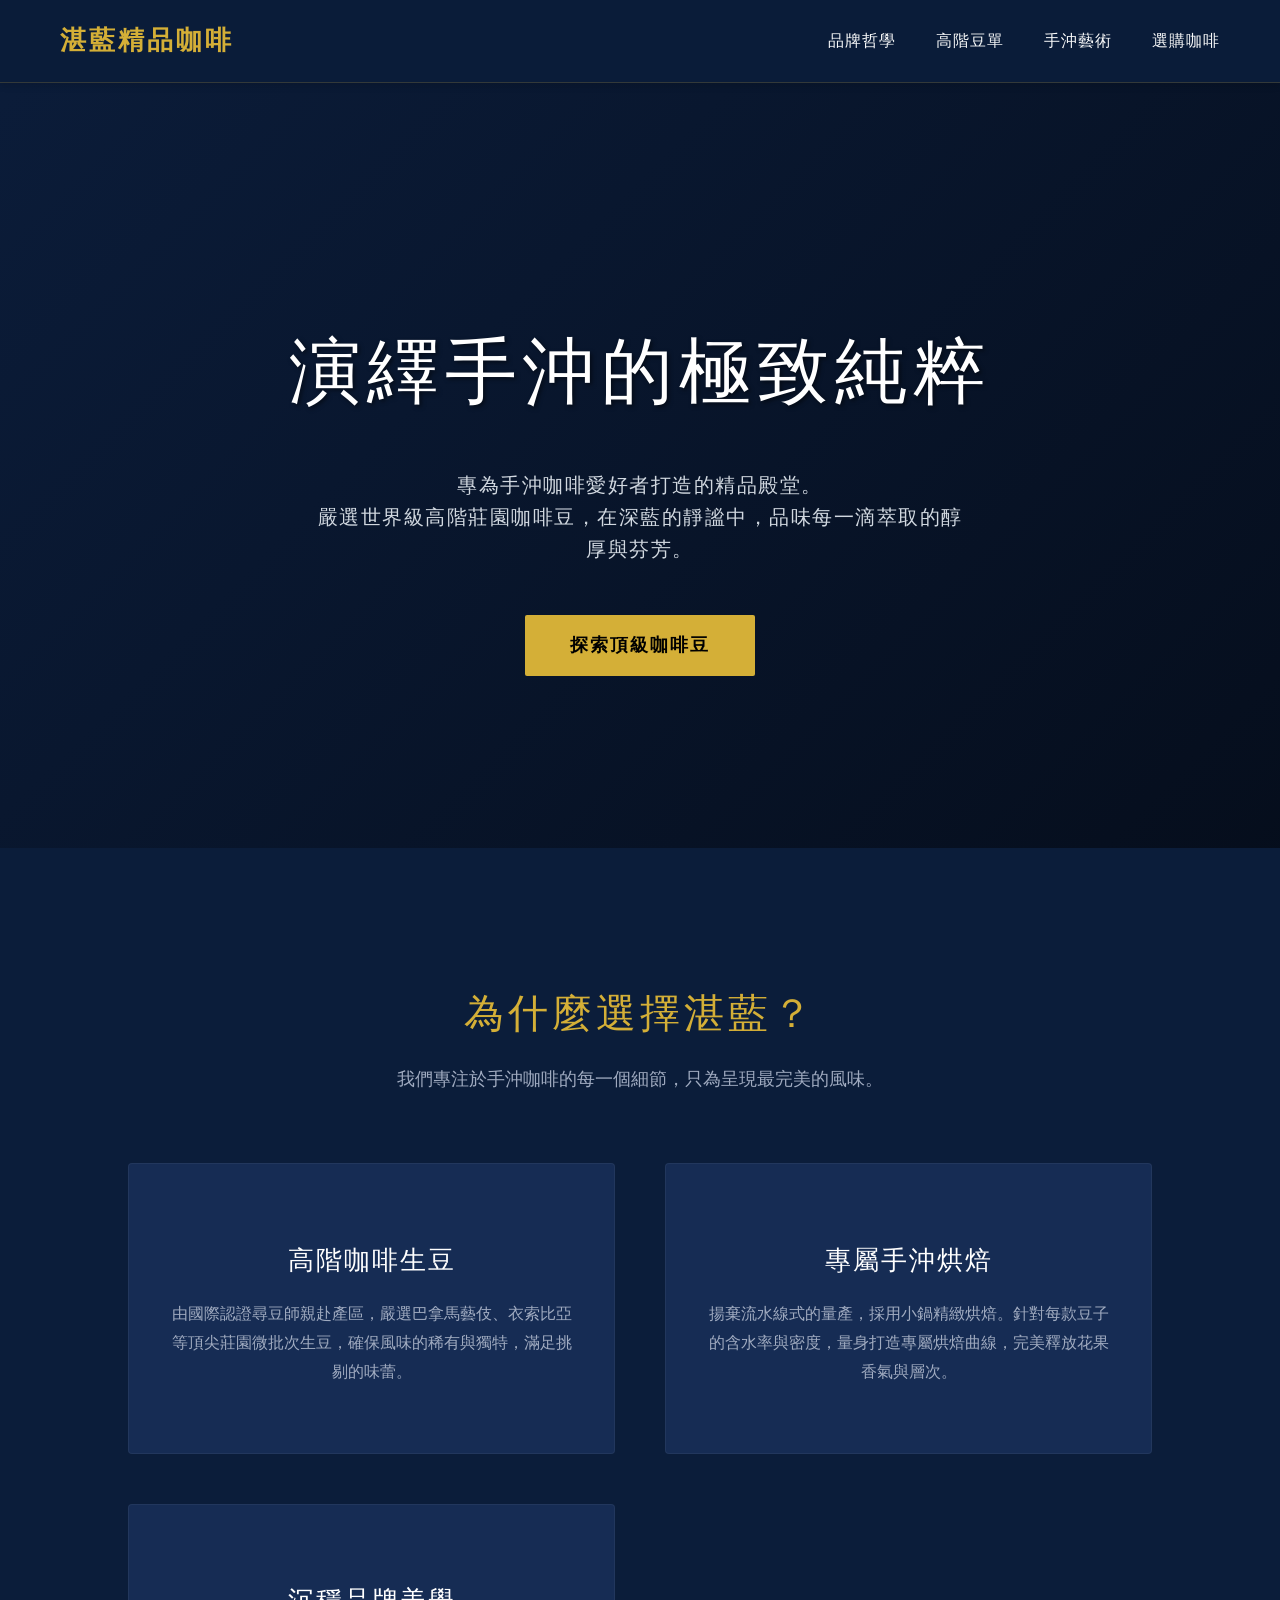
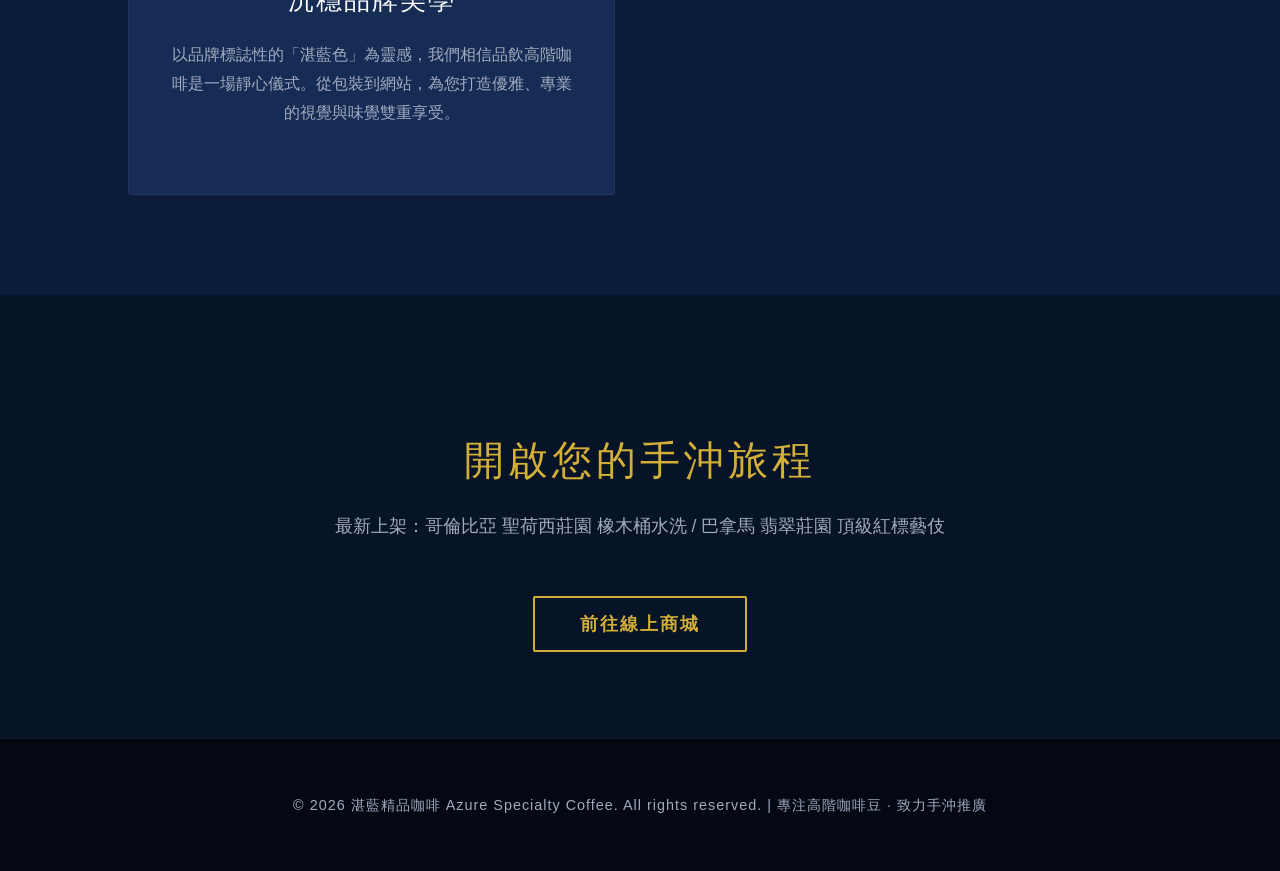
<file: w1/index.html>
<!DOCTYPE html>
<html lang="zh-TW">
<head>
    <meta charset="UTF-8">
    <meta name="viewport" content="width=device-width, initial-scale=1.0">
    <title>湛藍精品咖啡 | 頂級手沖咖啡</title>
    <style>
        :root {
            --primary-blue: #0b1d3a;
            --secondary-blue: #162c54;
            --accent-gold: #d4af37;
            --text-light: #f8f9fa;
            --text-dark: #a0abc0;
        }
        body {
            margin: 0;
            padding: 0;
            font-family: 'Helvetica Neue', Arial, 'Microsoft JhengHei', sans-serif;
            background-color: var(--primary-blue);
            color: var(--text-light);
            line-height: 1.6;
        }
        header {
            display: flex;
            justify-content: space-between;
            align-items: center;
            padding: 20px 60px;
            background-color: rgba(11, 29, 58, 0.98);
            position: sticky;
            top: 0;
            z-index: 1000;
            border-bottom: 1px solid rgba(212, 175, 55, 0.2);
            box-shadow: 0 4px 6px rgba(0,0,0,0.1);
        }
        .logo {
            font-size: 26px;
            font-weight: 700;
            color: var(--accent-gold);
            text-decoration: none;
            letter-spacing: 3px;
            display: flex;
            align-items: center;
            gap: 10px;
        }
        nav {
            display: flex;
            gap: 40px;
        }
        nav a {
            color: var(--text-light);
            text-decoration: none;
            font-size: 16px;
            letter-spacing: 1px;
            transition: color 0.3s ease;
        }
        nav a:hover {
            color: var(--accent-gold);
        }
        .hero {
            height: 85vh;
            display: flex;
            flex-direction: column;
            justify-content: center;
            align-items: center;
            text-align: center;
            background: linear-gradient(135deg, rgba(11,29,58,0.9) 0%, rgba(5,13,26,0.9) 100%), 
                        url('https://images.unsplash.com/photo-1497935586351-b67a49e012bf?ixlib=rb-1.2.1&auto=format&fit=crop&w=1920&q=80') no-repeat center center/cover;
            background-blend-mode: overlay;
            padding: 0 20px;
        }
        .hero h1 {
            font-size: 4.5rem;
            margin-bottom: 20px;
            letter-spacing: 6px;
            color: #ffffff;
            font-weight: 300;
            text-shadow: 2px 2px 4px rgba(0,0,0,0.5);
        }
        .hero p {
            font-size: 1.25rem;
            max-width: 650px;
            color: #d1d8e0;
            margin-bottom: 50px;
            letter-spacing: 1.5px;
        }
        .btn {
            padding: 16px 45px;
            background-color: var(--accent-gold);
            color: #000;
            text-decoration: none;
            font-size: 1.1rem;
            font-weight: bold;
            border-radius: 2px;
            transition: all 0.3s ease;
            letter-spacing: 2px;
        }
        .btn:hover {
            background-color: #fce28b;
            transform: translateY(-3px);
            box-shadow: 0 10px 20px rgba(0,0,0,0.2);
        }
        .section {
            padding: 100px 10%;
        }
        .section-title {
            text-align: center;
            font-size: 2.5rem;
            color: var(--accent-gold);
            margin-bottom: 20px;
            font-weight: 300;
            letter-spacing: 4px;
        }
        .section-subtitle {
            text-align: center;
            color: var(--text-dark);
            margin-bottom: 70px;
            font-size: 1.1rem;
        }
        .features {
            display: grid;
            grid-template-columns: repeat(auto-fit, minmax(320px, 1fr));
            gap: 50px;
        }
        .feature-card {
            background-color: var(--secondary-blue);
            padding: 50px 40px;
            border-radius: 4px;
            text-align: center;
            border: 1px solid rgba(255,255,255,0.05);
            transition: all 0.4s ease;
            position: relative;
            overflow: hidden;
        }
        .feature-card::before {
            content: '';
            position: absolute;
            top: 0; left: 0; width: 100%; height: 3px;
            background-color: var(--accent-gold);
            transform: scaleX(0);
            transition: transform 0.4s ease;
        }
        .feature-card:hover::before {
            transform: scaleX(1);
        }
        .feature-card:hover {
            transform: translateY(-10px);
            box-shadow: 0 15px 30px rgba(0,0,0,0.3);
            border-color: rgba(212, 175, 55, 0.3);
        }
        .feature-card h3 {
            font-size: 1.6rem;
            margin-bottom: 20px;
            color: #fff;
            font-weight: 400;
            letter-spacing: 2px;
        }
        .feature-card p {
            color: var(--text-dark);
            font-size: 1rem;
            line-height: 1.8;
        }
        .shop-section {
            background-color: #071326;
            text-align: center;
        }
        footer {
            text-align: center;
            padding: 40px;
            background-color: #030812;
            color: var(--text-dark);
            font-size: 0.9rem;
            border-top: 1px solid rgba(255,255,255,0.05);
            letter-spacing: 1px;
        }
    </style>
</head>
<body>
    <header>
        <a href="#" class="logo">湛藍精品咖啡</a>
        <nav>
            <a href="#about">品牌哲學</a>
            <a href="#beans">高階豆單</a>
            <a href="#brew">手沖藝術</a>
            <a href="#shop">選購咖啡</a>
        </nav>
    </header>

    <section class="hero">
        <h1>演繹手沖的極致純粹</h1>
        <p>專為手沖咖啡愛好者打造的精品殿堂。<br>嚴選世界級高階莊園咖啡豆，在深藍的靜謐中，品味每一滴萃取的醇厚與芬芳。</p>
        <a href="#shop" class="btn">探索頂級咖啡豆</a>
    </section>

    <section id="about" class="section">
        <h2 class="section-title">為什麼選擇湛藍？</h2>
        <p class="section-subtitle">我們專注於手沖咖啡的每一個細節，只為呈現最完美的風味。</p>
        
        <div class="features">
            <div class="feature-card">
                <h3>高階咖啡生豆</h3>
                <p>由國際認證尋豆師親赴產區，嚴選巴拿馬藝伎、衣索比亞等頂尖莊園微批次生豆，確保風味的稀有與獨特，滿足挑剔的味蕾。</p>
            </div>
            <div class="feature-card">
                <h3>專屬手沖烘焙</h3>
                <p>揚棄流水線式的量產，採用小鍋精緻烘焙。針對每款豆子的含水率與密度，量身打造專屬烘焙曲線，完美釋放花果香氣與層次。</p>
            </div>
            <div class="feature-card">
                <h3>沉穩品牌美學</h3>
                <p>以品牌標誌性的「湛藍色」為靈感，我們相信品飲高階咖啡是一場靜心儀式。從包裝到網站，為您打造優雅、專業的視覺與味覺雙重享受。</p>
            </div>
        </div>
    </section>

    <section id="shop" class="section shop-section">
        <h2 class="section-title">開啟您的手沖旅程</h2>
        <p class="section-subtitle">最新上架：哥倫比亞 聖荷西莊園 橡木桶水洗 / 巴拿馬 翡翠莊園 頂級紅標藝伎</p>
        <a href="#" class="btn" style="background-color: transparent; border: 2px solid var(--accent-gold); color: var(--accent-gold);">前往線上商城</a>
    </section>

    <footer>
        <p>&copy; 2026 湛藍精品咖啡 Azure Specialty Coffee. All rights reserved. | 專注高階咖啡豆 · 致力手沖推廣</p>
    </footer>
</body>
</html>
</file>
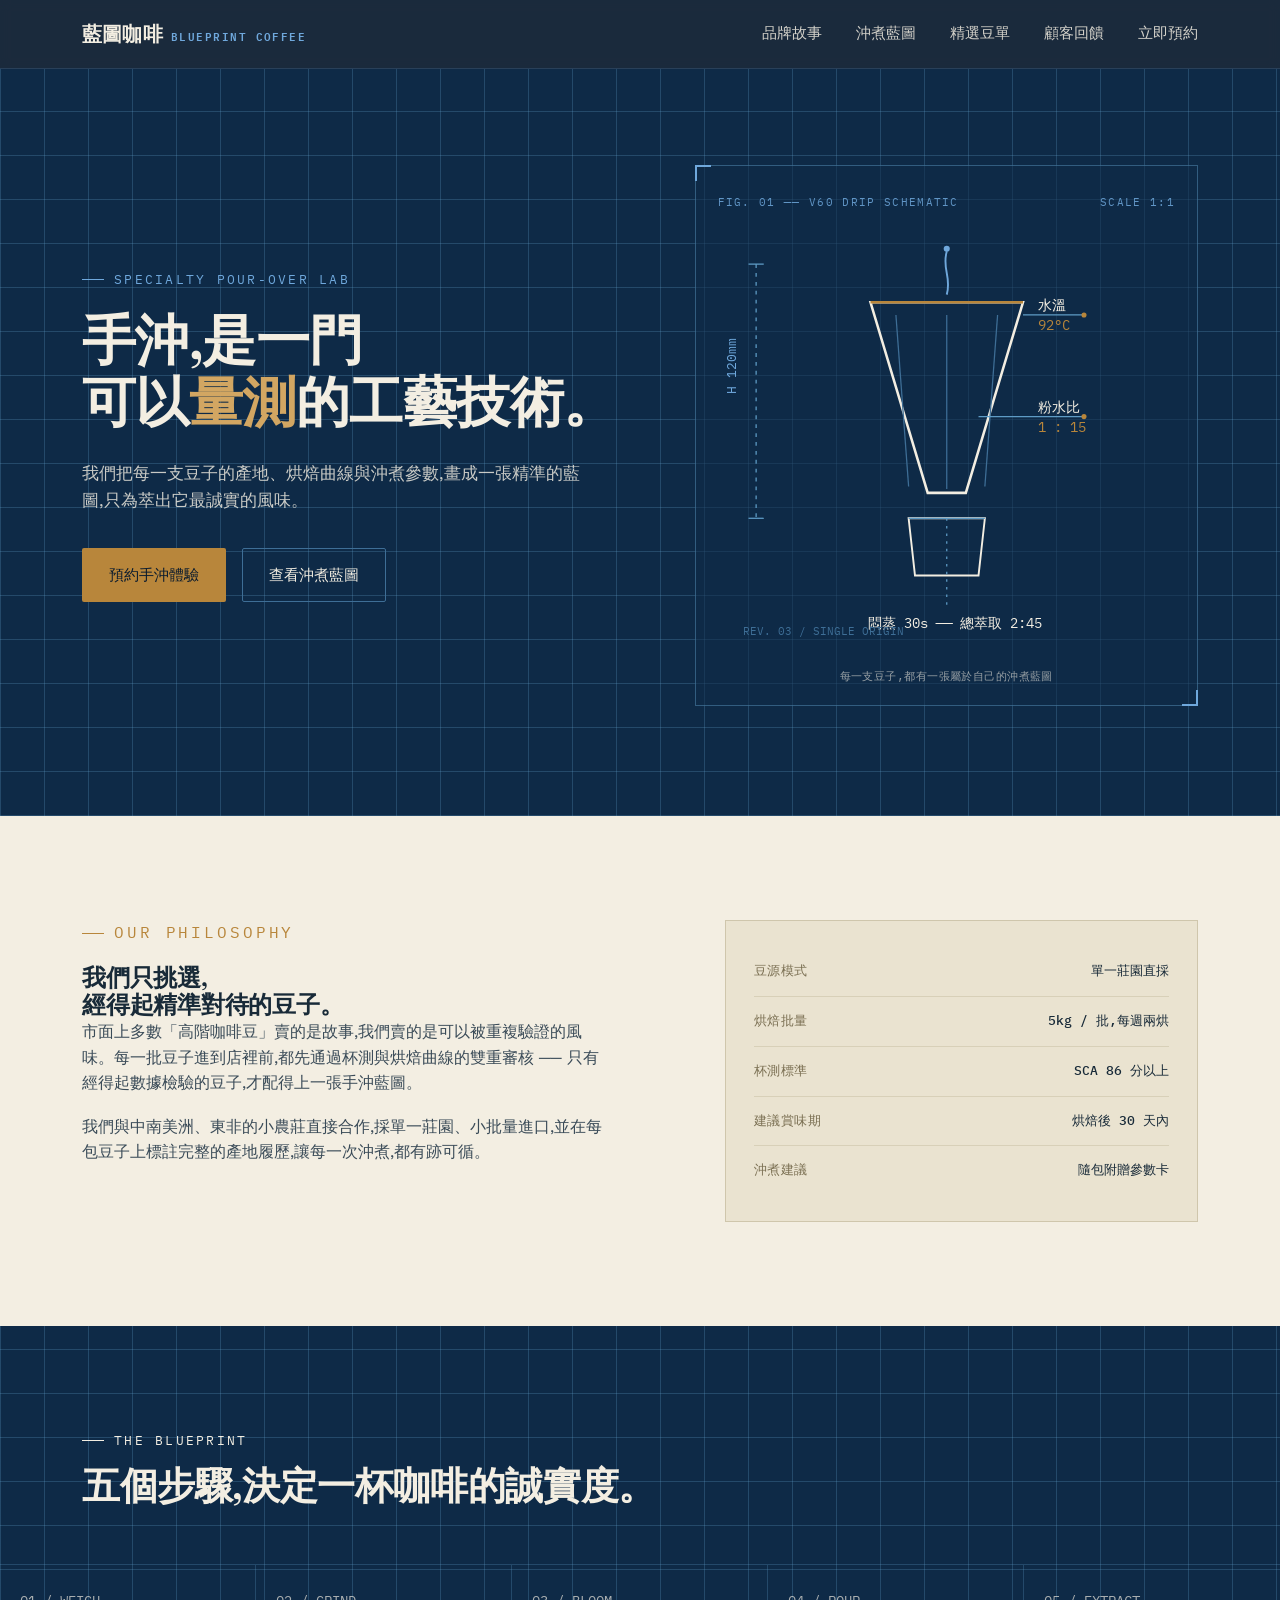
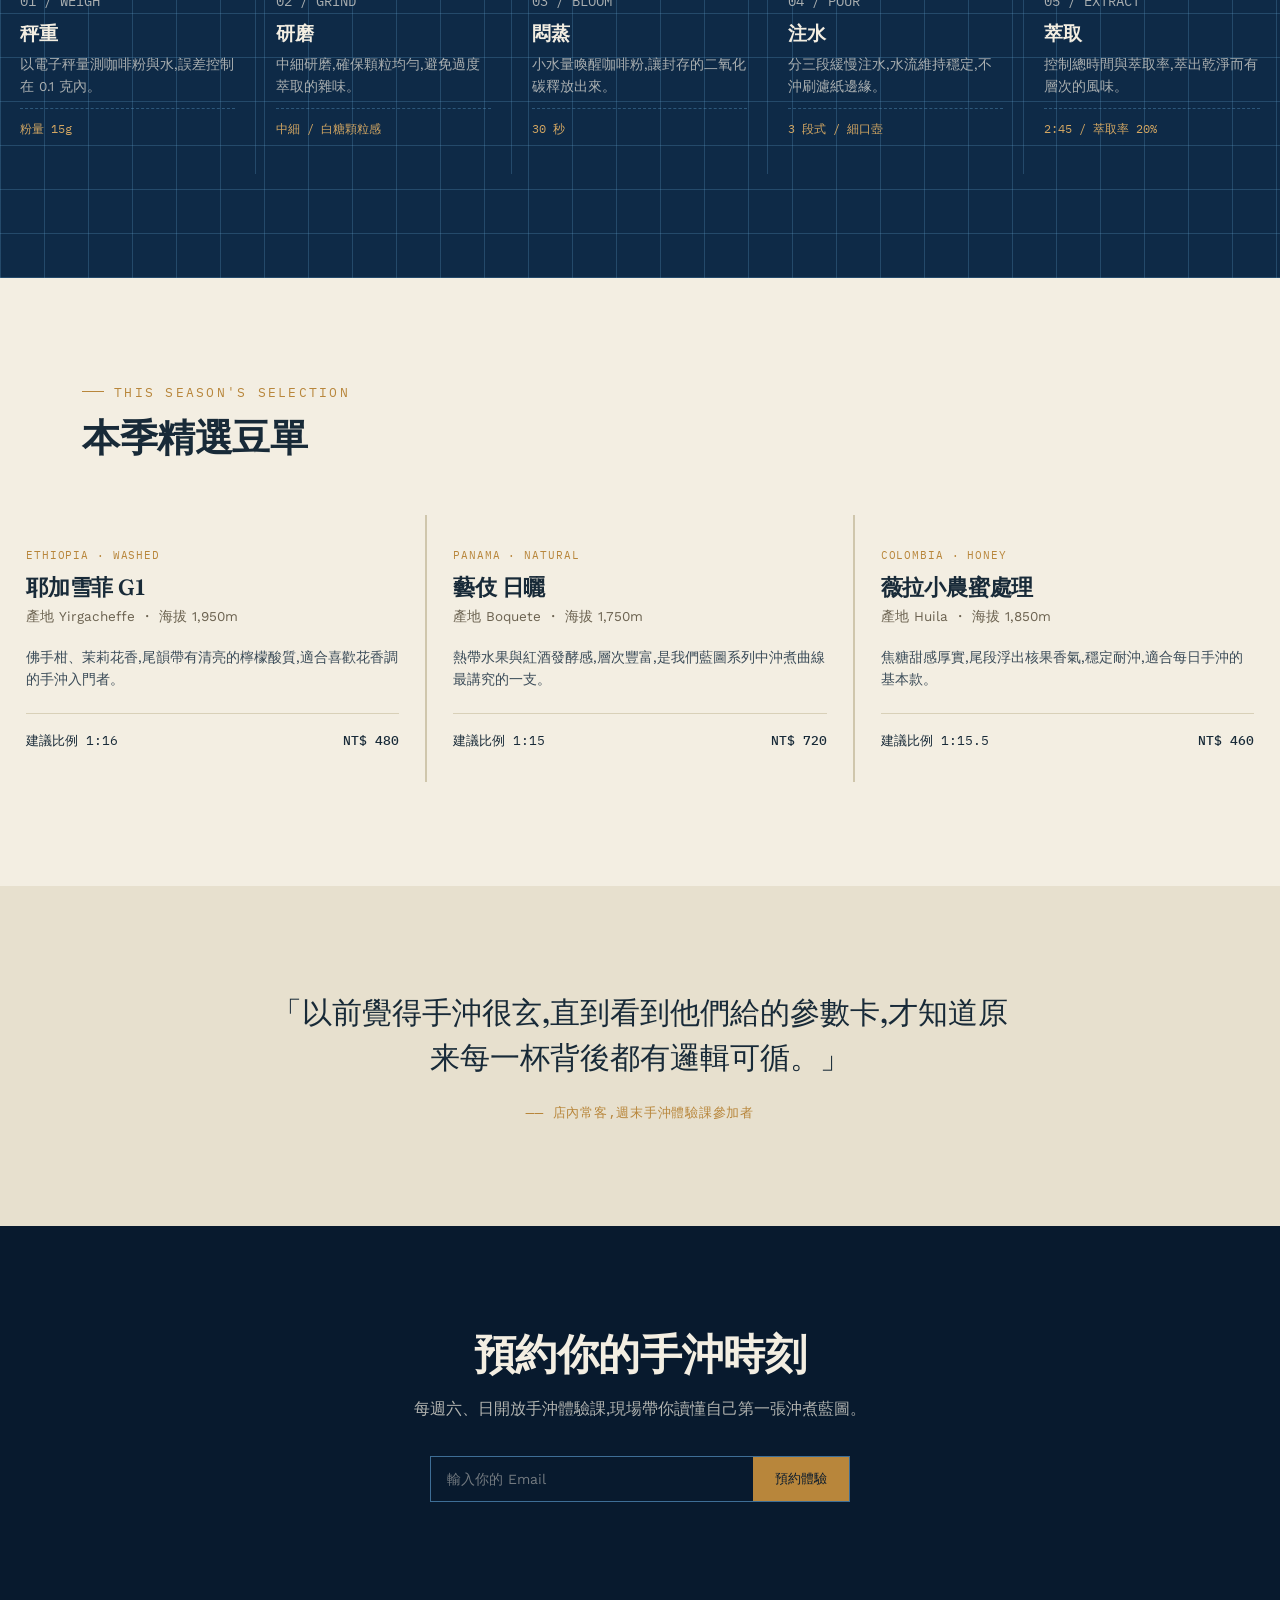
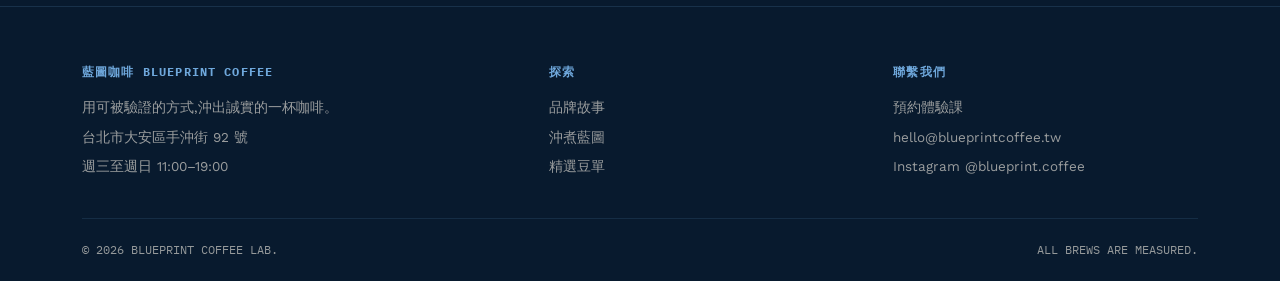
<file: week3/index.html>
<!DOCTYPE html>
<html lang="zh-Hant">
<head>
<meta charset="UTF-8">
<meta name="viewport" content="width=device-width, initial-scale=1.0">
<title>藍圖咖啡 Blueprint Coffee ── 精準手沖,誠實風味</title>
<link rel="preconnect" href="https://fonts.googleapis.com">
<link rel="preconnect" href="https://fonts.gstatic.com" crossorigin>
<link href="https://fonts.googleapis.com/css2?family=Fraunces:opsz,wght@9..144,400;9..144,500;9..144,600;9..144,700&family=Work+Sans:wght@300;400;500;600&family=IBM+Plex+Mono:wght@400;500&display=swap" rel="stylesheet">
<style>
  :root{
    --ink-black:#081A2E;
    --blueprint:#0E2A47;
    --blueprint-line:#3E6E96;
    --blueprint-line-soft:rgba(94,155,197,0.28);
    --paper:#F3EEE2;
    --paper-dim:#E7E0CE;
    --brass:#B8863B;
    --brass-light:#D2A662;
    --sky:#6FA8DC;
    --ink-on-paper:#182A38;
    --max-w:1180px;
  }

  *{margin:0;padding:0;box-sizing:border-box;}
  html{scroll-behavior:smooth;}
  body{
    font-family:'Work Sans', sans-serif;
    background:var(--paper);
    color:var(--ink-on-paper);
    line-height:1.6;
    -webkit-font-smoothing:antialiased;
  }
  a{color:inherit;text-decoration:none;}
  img,svg{display:block;max-width:100%;}
  .container{max-width:var(--max-w);margin:0 auto;padding:0 32px;}
  .eyebrow{
    font-family:'IBM Plex Mono', monospace;
    font-size:12.5px;
    letter-spacing:0.18em;
    text-transform:uppercase;
    display:flex;
    align-items:center;
    gap:10px;
  }
  .eyebrow::before{
    content:"";
    width:22px;height:1px;
    background:currentColor;
    display:inline-block;
  }
  h1,h2,h3{
    font-family:'Fraunces', serif;
    font-weight:600;
    line-height:1.15;
    letter-spacing:-0.01em;
  }
  .btn{
    display:inline-flex;
    align-items:center;
    gap:10px;
    padding:14px 26px;
    border-radius:2px;
    font-family:'Work Sans', sans-serif;
    font-size:15px;
    font-weight:500;
    border:1px solid transparent;
    cursor:pointer;
    transition:transform .25s ease, background .25s ease, border-color .25s ease, color .25s ease;
  }
  .btn:focus-visible{outline:2px solid var(--sky);outline-offset:3px;}
  .btn-primary{background:var(--brass);color:var(--ink-black);}
  .btn-primary:hover{background:var(--brass-light);transform:translateY(-1px);}
  .btn-ghost{border-color:var(--blueprint-line);color:var(--paper);}
  .btn-ghost:hover{border-color:var(--sky);color:var(--sky);}
  .btn-ghost.on-paper{border-color:var(--ink-on-paper);color:var(--ink-on-paper);}
  .btn-ghost.on-paper:hover{border-color:var(--brass);color:var(--brass);}

  /* ---------- NAV ---------- */
  header{
    position:sticky;top:0;z-index:50;
    background:rgba(8,26,46,0.92);
    backdrop-filter:blur(6px);
    border-bottom:1px solid rgba(94,155,197,0.2);
  }
  nav{
    max-width:var(--max-w);margin:0 auto;padding:18px 32px;
    display:flex;align-items:center;justify-content:space-between;
    color:var(--paper);
  }
  .logo{
    font-family:'Fraunces', serif;
    font-size:20px;font-weight:600;letter-spacing:0.01em;
    color:var(--paper);display:flex;align-items:baseline;gap:8px;
  }
  .logo span{
    font-family:'IBM Plex Mono', monospace;
    font-size:10.5px;letter-spacing:0.14em;color:var(--sky);
  }
  .nav-links{display:flex;gap:34px;font-size:14.5px;}
  .nav-links a{opacity:0.85;transition:opacity .2s;}
  .nav-links a:hover{opacity:1;color:var(--sky);}
  .nav-toggle{display:none;background:none;border:none;color:var(--paper);font-size:24px;cursor:pointer;}

  @media (max-width:860px){
    .nav-links{
      position:absolute;top:100%;left:0;right:0;
      background:var(--ink-black);
      flex-direction:column;gap:0;
      max-height:0;overflow:hidden;
      transition:max-height .3s ease;
    }
    .nav-links.open{max-height:320px;}
    .nav-links a{padding:16px 32px;border-top:1px solid rgba(94,155,197,0.15);}
    .nav-toggle{display:block;}
  }

  /* ---------- HERO ---------- */
  .hero{
    background:
      repeating-linear-gradient(0deg, var(--blueprint-line-soft) 0, var(--blueprint-line-soft) 1px, transparent 1px, transparent 44px),
      repeating-linear-gradient(90deg, var(--blueprint-line-soft) 0, var(--blueprint-line-soft) 1px, transparent 1px, transparent 44px),
      var(--blueprint);
    color:var(--paper);
    padding:96px 0 110px;
    position:relative;
    overflow:hidden;
  }
  .hero-grid{
    max-width:var(--max-w);margin:0 auto;padding:0 32px;
    display:grid;grid-template-columns:1.05fr 0.95fr;gap:56px;align-items:center;
  }
  .hero h1{font-size:clamp(34px,4.6vw,54px);margin:20px 0 26px;color:var(--paper);}
  .hero h1 em{font-style:normal;color:var(--brass-light);}
  .hero p.lede{font-size:17px;max-width:46ch;color:rgba(243,238,226,0.82);margin-bottom:34px;}
  .hero-cta{display:flex;gap:16px;flex-wrap:wrap;}
  .hero-eyebrow{color:var(--sky);margin-bottom:6px;}

  .blueprint-plate{
    position:relative;
    border:1px solid rgba(94,155,197,0.45);
    background:rgba(15,42,71,0.55);
    padding:28px 22px 20px;
  }
  .blueprint-plate::before,.blueprint-plate::after,
  .plate-corner-tl,.plate-corner-br{
    content:"";position:absolute;width:14px;height:14px;
    border-color:var(--sky);
  }
  .blueprint-plate::before{top:-1px;left:-1px;border-top:2px solid var(--sky);border-left:2px solid var(--sky);}
  .blueprint-plate::after{bottom:-1px;right:-1px;border-bottom:2px solid var(--sky);border-right:2px solid var(--sky);}
  .plate-label{
    font-family:'IBM Plex Mono', monospace;font-size:11px;letter-spacing:0.12em;
    color:var(--sky);display:flex;justify-content:space-between;margin-bottom:14px;opacity:0.85;
  }
  .plate-caption{
    font-family:'IBM Plex Mono', monospace;font-size:11px;color:rgba(243,238,226,0.6);
    text-align:center;margin-top:10px;letter-spacing:0.04em;
  }

  @media (max-width:900px){
    .hero-grid{grid-template-columns:1fr;}
    .hero{padding:64px 0 76px;}
  }

  /* ---------- SECTION SHARED ---------- */
  section{padding:104px 0;}
  .section-head{max-width:640px;margin-bottom:56px;}
  .section-head h2{font-size:clamp(26px,3.2vw,38px);margin-top:14px;}
  .on-dark{background:var(--ink-black);color:var(--paper);}
  .on-dark .eyebrow{color:var(--sky);}
  .on-paper .eyebrow{color:var(--brass);}

  /* ---------- ABOUT / SPEC SHEET ---------- */
  .about-grid{display:grid;grid-template-columns:1.1fr 0.9fr;gap:64px;align-items:start;}
  .about-grid p{font-size:16px;color:#3a4b58;max-width:52ch;margin-bottom:18px;}
  .spec-sheet{border:1px solid #cfc6ac;background:#EAE3D0;padding:26px 28px;}
  .spec-row{
    display:flex;justify-content:space-between;gap:20px;
    padding:14px 0;border-bottom:1px solid #d8d0b8;
    font-family:'IBM Plex Mono', monospace;font-size:13px;
  }
  .spec-row:last-child{border-bottom:none;}
  .spec-row dt{color:#7a6f52;letter-spacing:0.04em;}
  .spec-row dd{font-weight:500;color:var(--ink-on-paper);text-align:right;}

  @media (max-width:860px){ .about-grid{grid-template-columns:1fr;} }

  /* ---------- PROCESS BLUEPRINT ---------- */
  .process{
    background:
      repeating-linear-gradient(0deg, var(--blueprint-line-soft) 0, var(--blueprint-line-soft) 1px, transparent 1px, transparent 44px),
      repeating-linear-gradient(90deg, var(--blueprint-line-soft) 0, var(--blueprint-line-soft) 1px, transparent 1px, transparent 44px),
      var(--blueprint);
    color:var(--paper);
  }
  .steps{
    display:grid;grid-template-columns:repeat(5,1fr);gap:0;
    border-top:1px solid var(--blueprint-line-soft);
  }
  .step{
    padding:26px 20px;border-right:1px solid var(--blueprint-line-soft);position:relative;
  }
  .step:last-child{border-right:none;}
  .step-index{font-family:'IBM Plex Mono', monospace;font-size:12px;color:var(--sky);margin-bottom:14px;}
  .step h3{font-size:19px;color:var(--paper);margin-bottom:10px;font-weight:600;}
  .step p{font-size:13.5px;color:rgba(243,238,226,0.68);margin-bottom:10px;}
  .step .metric{
    font-family:'IBM Plex Mono', monospace;font-size:12px;color:var(--brass-light);
    border-top:1px dashed rgba(94,155,197,0.4);padding-top:10px;
  }
  @media (max-width:960px){
    .steps{grid-template-columns:1fr 1fr;}
    .step{border-right:1px solid var(--blueprint-line-soft);border-bottom:1px solid var(--blueprint-line-soft);}
    .step:nth-child(2n){border-right:none;}
  }
  @media (max-width:560px){
    .steps{grid-template-columns:1fr;}
    .step{border-right:none;}
  }

  /* ---------- BEANS ---------- */
  .bean-grid{display:grid;grid-template-columns:repeat(3,1fr);gap:2px;background:#cfc6ac;}
  .bean-card{
    background:var(--paper);padding:32px 26px;position:relative;
    display:flex;flex-direction:column;height:100%;
  }
  .bean-tag{
    font-family:'IBM Plex Mono', monospace;font-size:11px;color:var(--brass);
    letter-spacing:0.08em;margin-bottom:10px;
  }
  .bean-card h3{font-size:22px;margin-bottom:6px;}
  .bean-origin{font-size:13.5px;color:#6b6250;margin-bottom:18px;}
  .bean-notes{font-size:14px;color:#3a4b58;margin-bottom:22px;flex-grow:1;}
  .bean-meta{
    display:flex;justify-content:space-between;align-items:center;
    border-top:1px solid #d8d0b8;padding-top:16px;
    font-family:'IBM Plex Mono', monospace;font-size:12.5px;
  }
  .bean-price{color:var(--ink-on-paper);font-weight:500;}
  @media (max-width:900px){ .bean-grid{grid-template-columns:1fr 1fr;} }
  @media (max-width:600px){ .bean-grid{grid-template-columns:1fr;} }

  /* ---------- QUOTE ---------- */
  .quote-section{background:var(--paper-dim);}
  .quote-wrap{max-width:760px;margin:0 auto;text-align:center;}
  blockquote{
    font-family:'Fraunces', serif;font-size:clamp(22px,2.6vw,30px);
    font-weight:500;line-height:1.5;color:var(--ink-on-paper);margin-bottom:22px;
  }
  .quote-attr{font-family:'IBM Plex Mono', monospace;font-size:12.5px;color:var(--brass);letter-spacing:0.06em;}

  /* ---------- CTA / FOOTER ---------- */
  .cta-section{background:var(--ink-black);color:var(--paper);text-align:center;}
  .cta-section h2{font-size:clamp(28px,3.6vw,42px);margin-bottom:18px;}
  .cta-section p{color:rgba(243,238,226,0.72);max-width:48ch;margin:0 auto 34px;}
  .cta-form{
    display:flex;max-width:420px;margin:0 auto;gap:0;border:1px solid var(--blueprint-line);
  }
  .cta-form input{
    flex:1;background:transparent;border:none;padding:14px 16px;
    color:var(--paper);font-family:'Work Sans', sans-serif;font-size:14px;
  }
  .cta-form input::placeholder{color:rgba(243,238,226,0.45);}
  .cta-form input:focus{outline:none;}
  .cta-form button{
    background:var(--brass);color:var(--ink-black);border:none;
    padding:0 22px;font-weight:500;cursor:pointer;font-family:'Work Sans', sans-serif;
    transition:background .2s;
  }
  .cta-form button:hover{background:var(--brass-light);}

  footer{background:var(--ink-black);border-top:1px solid rgba(94,155,197,0.18);color:rgba(243,238,226,0.6);}
  .footer-grid{
    display:grid;grid-template-columns:1.4fr 1fr 1fr;gap:40px;padding:56px 0 32px;
    font-size:13.5px;
  }
  .footer-grid h4{
    font-family:'IBM Plex Mono', monospace;font-size:11.5px;letter-spacing:0.1em;
    color:var(--sky);margin-bottom:16px;text-transform:uppercase;
  }
  .footer-grid p, .footer-grid a{display:block;margin-bottom:8px;color:rgba(243,238,226,0.62);}
  .footer-grid a:hover{color:var(--paper);}
  .footer-bottom{
    border-top:1px solid rgba(94,155,197,0.15);padding:22px 0;
    font-family:'IBM Plex Mono', monospace;font-size:11.5px;
    display:flex;justify-content:space-between;flex-wrap:wrap;gap:10px;
  }
  @media (max-width:700px){ .footer-grid{grid-template-columns:1fr;} }

  /* ---------- REVEAL ---------- */
  .reveal{opacity:0;transform:translateY(18px);transition:opacity .7s ease, transform .7s ease;}
  .reveal.in{opacity:1;transform:translateY(0);}
  @media (prefers-reduced-motion: reduce){
    .reveal{opacity:1;transform:none;transition:none;}
    html{scroll-behavior:auto;}
  }
</style>
</head>
<body>

<header>
  <nav>
    <a href="#top" class="logo">藍圖咖啡<span>BLUEPRINT COFFEE</span></a>
    <button class="nav-toggle" id="navToggle" aria-label="開啟選單" aria-expanded="false">☰</button>
    <div class="nav-links" id="navLinks">
      <a href="#about">品牌故事</a>
      <a href="#process">沖煮藍圖</a>
      <a href="#beans">精選豆單</a>
      <a href="#quote">顧客回饋</a>
      <a href="#cta">立即預約</a>
    </div>
  </nav>
</header>

<section class="hero" id="top">
  <div class="hero-grid">
    <div>
      <p class="eyebrow hero-eyebrow">SPECIALTY POUR-OVER LAB</p>
      <h1>手沖,是一門<br>可以<em>量測</em>的工藝技術。</h1>
      <p class="lede">我們把每一支豆子的產地、烘焙曲線與沖煮參數,畫成一張精準的藍圖,只為萃出它最誠實的風味。</p>
      <div class="hero-cta">
        <a href="#cta" class="btn btn-primary">預約手沖體驗</a>
        <a href="#process" class="btn btn-ghost">查看沖煮藍圖</a>
      </div>
    </div>

    <div class="blueprint-plate reveal">
      <div class="plate-label"><span>FIG. 01 ── V60 DRIP SCHEMATIC</span><span>SCALE 1:1</span></div>
      <svg viewBox="0 0 360 340" xmlns="http://www.w3.org/2000/svg" role="img" aria-label="V60 手沖濾杯示意圖,標註水溫、粉水比、悶蒸與總萃取時間">
        <!-- dimension lines -->
        <line x1="30" y1="30" x2="30" y2="230" stroke="#5E9BC5" stroke-width="1" stroke-dasharray="3 4"/>
        <line x1="24" y1="30" x2="36" y2="30" stroke="#5E9BC5" stroke-width="1"/>
        <line x1="24" y1="230" x2="36" y2="230" stroke="#5E9BC5" stroke-width="1"/>
        <text x="14" y="132" fill="#6FA8DC" font-size="10" font-family="IBM Plex Mono, monospace" transform="rotate(-90 14 132)">H 120mm</text>

        <!-- dripper cone -->
        <path d="M120 60 L240 60 L195 210 L165 210 Z" fill="none" stroke="#F3EEE2" stroke-width="2"/>
        <path d="M120 60 L240 60" stroke="#B8863B" stroke-width="2"/>
        <!-- ribs -->
        <line x1="140" y1="70" x2="150" y2="205" stroke="#3E6E96" stroke-width="1"/>
        <line x1="180" y1="70" x2="180" y2="207" stroke="#3E6E96" stroke-width="1"/>
        <line x1="220" y1="70" x2="210" y2="205" stroke="#3E6E96" stroke-width="1"/>

        <!-- server -->
        <path d="M150 230 L210 230 L205 275 L155 275 Z" fill="none" stroke="#F3EEE2" stroke-width="1.5"/>
        <line x1="150" y1="230" x2="210" y2="230" stroke="#5E9BC5" stroke-width="1"/>

        <!-- pour line + droplets -->
        <path d="M180 20 C176 34, 184 40, 180 54" stroke="#6FA8DC" stroke-width="1.5" fill="none"/>
        <circle cx="180" cy="18" r="2.4" fill="#6FA8DC"/>

        <!-- annotation callouts -->
        <line x1="240" y1="70" x2="288" y2="70" stroke="#5E9BC5" stroke-width="1"/>
        <circle cx="288" cy="70" r="2" fill="#B8863B"/>
        <text x="252" y="66" fill="#F3EEE2" font-size="11" font-family="IBM Plex Mono, monospace">水溫</text>
        <text x="252" y="82" fill="#B8863B" font-size="11" font-family="IBM Plex Mono, monospace">92°C</text>

        <line x1="205" y1="150" x2="288" y2="150" stroke="#5E9BC5" stroke-width="1"/>
        <circle cx="288" cy="150" r="2" fill="#B8863B"/>
        <text x="252" y="146" fill="#F3EEE2" font-size="11" font-family="IBM Plex Mono, monospace">粉水比</text>
        <text x="252" y="162" fill="#B8863B" font-size="11" font-family="IBM Plex Mono, monospace">1 : 15</text>

        <line x1="180" y1="230" x2="180" y2="300" stroke="#5E9BC5" stroke-width="1" stroke-dasharray="2 4"/>
        <text x="118" y="316" fill="#F3EEE2" font-size="11" font-family="IBM Plex Mono, monospace">悶蒸 30s ── 總萃取 2:45</text>

        <!-- corner tick -->
        <text x="20" y="322" fill="#3E6E96" font-size="9" font-family="IBM Plex Mono, monospace">REV. 03 / SINGLE ORIGIN</text>
      </svg>
      <p class="plate-caption">每一支豆子,都有一張屬於自己的沖煮藍圖</p>
    </div>
  </div>
</section>

<section class="on-paper" id="about">
  <div class="container">
    <div class="about-grid">
      <div class="reveal">
        <p class="eyebrow">OUR PHILOSOPHY</p>
        <h2>我們只挑選,<br>經得起精準對待的豆子。</h2>
        <p>市面上多數「高階咖啡豆」賣的是故事,我們賣的是可以被重複驗證的風味。每一批豆子進到店裡前,都先通過杯測與烘焙曲線的雙重審核 ── 只有經得起數據檢驗的豆子,才配得上一張手沖藍圖。</p>
        <p>我們與中南美洲、東非的小農莊直接合作,採單一莊園、小批量進口,並在每包豆子上標註完整的產地履歷,讓每一次沖煮,都有跡可循。</p>
      </div>
      <dl class="spec-sheet reveal">
        <div class="spec-row"><dt>豆源模式</dt><dd>單一莊園直採</dd></div>
        <div class="spec-row"><dt>烘焙批量</dt><dd>5kg / 批,每週兩烘</dd></div>
        <div class="spec-row"><dt>杯測標準</dt><dd>SCA 86 分以上</dd></div>
        <div class="spec-row"><dt>建議賞味期</dt><dd>烘焙後 30 天內</dd></div>
        <div class="spec-row"><dt>沖煮建議</dt><dd>隨包附贈參數卡</dd></div>
      </dl>
    </div>
  </div>
</section>

<section class="process" id="process">
  <div class="container">
    <div class="section-head reveal">
      <p class="eyebrow">THE BLUEPRINT</p>
      <h2>五個步驟,決定一杯咖啡的誠實度。</h2>
    </div>
  </div>
  <div class="steps reveal">
    <div class="step">
      <p class="step-index">01 / WEIGH</p>
      <h3>秤重</h3>
      <p>以電子秤量測咖啡粉與水,誤差控制在 0.1 克內。</p>
      <p class="metric">粉量 15g</p>
    </div>
    <div class="step">
      <p class="step-index">02 / GRIND</p>
      <h3>研磨</h3>
      <p>中細研磨,確保顆粒均勻,避免過度萃取的雜味。</p>
      <p class="metric">中細 / 白糖顆粒感</p>
    </div>
    <div class="step">
      <p class="step-index">03 / BLOOM</p>
      <h3>悶蒸</h3>
      <p>小水量喚醒咖啡粉,讓封存的二氧化碳釋放出來。</p>
      <p class="metric">30 秒</p>
    </div>
    <div class="step">
      <p class="step-index">04 / POUR</p>
      <h3>注水</h3>
      <p>分三段緩慢注水,水流維持穩定,不沖刷濾紙邊緣。</p>
      <p class="metric">3 段式 / 細口壺</p>
    </div>
    <div class="step">
      <p class="step-index">05 / EXTRACT</p>
      <h3>萃取</h3>
      <p>控制總時間與萃取率,萃出乾淨而有層次的風味。</p>
      <p class="metric">2:45 / 萃取率 20%</p>
    </div>
  </div>
</section>

<section class="on-paper" id="beans">
  <div class="container">
    <div class="section-head reveal">
      <p class="eyebrow">THIS SEASON'S SELECTION</p>
      <h2>本季精選豆單</h2>
    </div>
  </div>
  <div class="bean-grid reveal">
    <div class="bean-card">
      <p class="bean-tag">ETHIOPIA · WASHED</p>
      <h3>耶加雪菲 G1</h3>
      <p class="bean-origin">產地 Yirgacheffe ・ 海拔 1,950m</p>
      <p class="bean-notes">佛手柑、茉莉花香,尾韻帶有清亮的檸檬酸質,適合喜歡花香調的手沖入門者。</p>
      <div class="bean-meta"><span>建議比例 1:16</span><span class="bean-price">NT$ 480</span></div>
    </div>
    <div class="bean-card">
      <p class="bean-tag">PANAMA · NATURAL</p>
      <h3>藝伎 日曬</h3>
      <p class="bean-origin">產地 Boquete ・ 海拔 1,750m</p>
      <p class="bean-notes">熱帶水果與紅酒發酵感,層次豐富,是我們藍圖系列中沖煮曲線最講究的一支。</p>
      <div class="bean-meta"><span>建議比例 1:15</span><span class="bean-price">NT$ 720</span></div>
    </div>
    <div class="bean-card">
      <p class="bean-tag">COLOMBIA · HONEY</p>
      <h3>薇拉小農蜜處理</h3>
      <p class="bean-origin">產地 Huila ・ 海拔 1,850m</p>
      <p class="bean-notes">焦糖甜感厚實,尾段浮出核果香氣,穩定耐沖,適合每日手沖的基本款。</p>
      <div class="bean-meta"><span>建議比例 1:15.5</span><span class="bean-price">NT$ 460</span></div>
    </div>
  </div>
</section>

<section class="quote-section" id="quote">
  <div class="container">
    <div class="quote-wrap reveal">
      <blockquote>「以前覺得手沖很玄,直到看到他們給的參數卡,才知道原来每一杯背後都有邏輯可循。」</blockquote>
      <p class="quote-attr">── 店內常客,週末手沖體驗課參加者</p>
    </div>
  </div>
</section>

<section class="cta-section" id="cta">
  <div class="container">
    <h2 class="reveal">預約你的手沖時刻</h2>
    <p class="reveal">每週六、日開放手沖體驗課,現場帶你讀懂自己第一張沖煮藍圖。</p>
    <form class="cta-form reveal" onsubmit="event.preventDefault(); this.querySelector('button').textContent='已收到,我們會盡快聯繫';">
      <input type="email" placeholder="輸入你的 Email" required aria-label="Email">
      <button type="submit">預約體驗</button>
    </form>
  </div>
</section>

<footer>
  <div class="container">
    <div class="footer-grid">
      <div>
        <h4>藍圖咖啡 BLUEPRINT COFFEE</h4>
        <p>用可被驗證的方式,沖出誠實的一杯咖啡。</p>
        <p>台北市大安區手沖街 92 號</p>
        <p>週三至週日 11:00–19:00</p>
      </div>
      <div>
        <h4>探索</h4>
        <a href="#about">品牌故事</a>
        <a href="#process">沖煮藍圖</a>
        <a href="#beans">精選豆單</a>
      </div>
      <div>
        <h4>聯繫我們</h4>
        <a href="#cta">預約體驗課</a>
        <a href="mailto:hello@blueprintcoffee.tw">hello@blueprintcoffee.tw</a>
        <a href="#top">Instagram @blueprint.coffee</a>
      </div>
    </div>
    <div class="footer-bottom">
      <span>© 2026 BLUEPRINT COFFEE LAB.</span>
      <span>ALL BREWS ARE MEASURED.</span>
    </div>
  </div>
</footer>

<script>
  // mobile nav toggle
  const navToggle = document.getElementById('navToggle');
  const navLinks = document.getElementById('navLinks');
  navToggle.addEventListener('click', () => {
    const isOpen = navLinks.classList.toggle('open');
    navToggle.setAttribute('aria-expanded', isOpen);
  });
  navLinks.querySelectorAll('a').forEach(a => a.addEventListener('click', () => {
    navLinks.classList.remove('open');
    navToggle.setAttribute('aria-expanded', 'false');
  }));

  // scroll reveal
  const prefersReduced = window.matchMedia('(prefers-reduced-motion: reduce)').matches;
  if (!prefersReduced && 'IntersectionObserver' in window) {
    const io = new IntersectionObserver((entries) => {
      entries.forEach(entry => {
        if (entry.isIntersecting) {
          entry.target.classList.add('in');
          io.unobserve(entry.target);
        }
      });
    }, { threshold: 0.15 });
    document.querySelectorAll('.reveal').forEach(el => io.observe(el));
  } else {
    document.querySelectorAll('.reveal').forEach(el => el.classList.add('in'));
  }
</script>

</body>
</html>
</file>
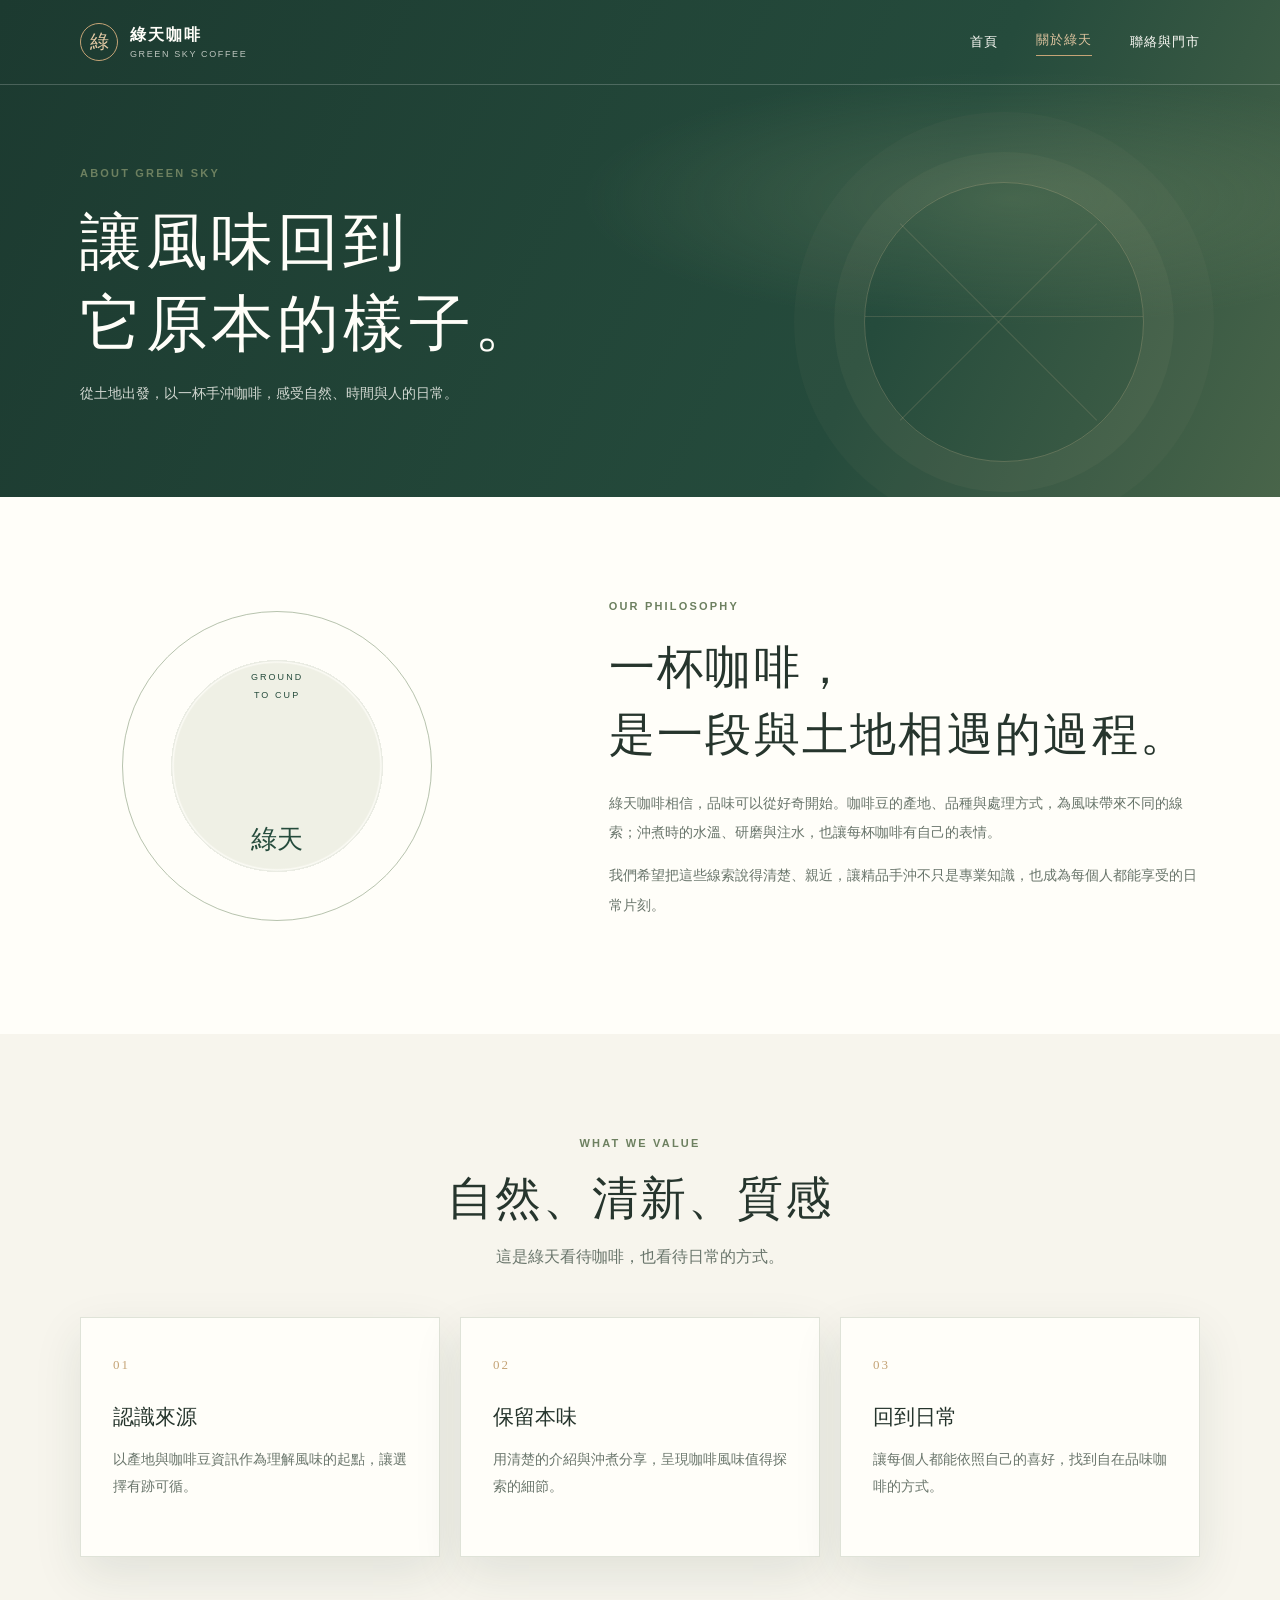
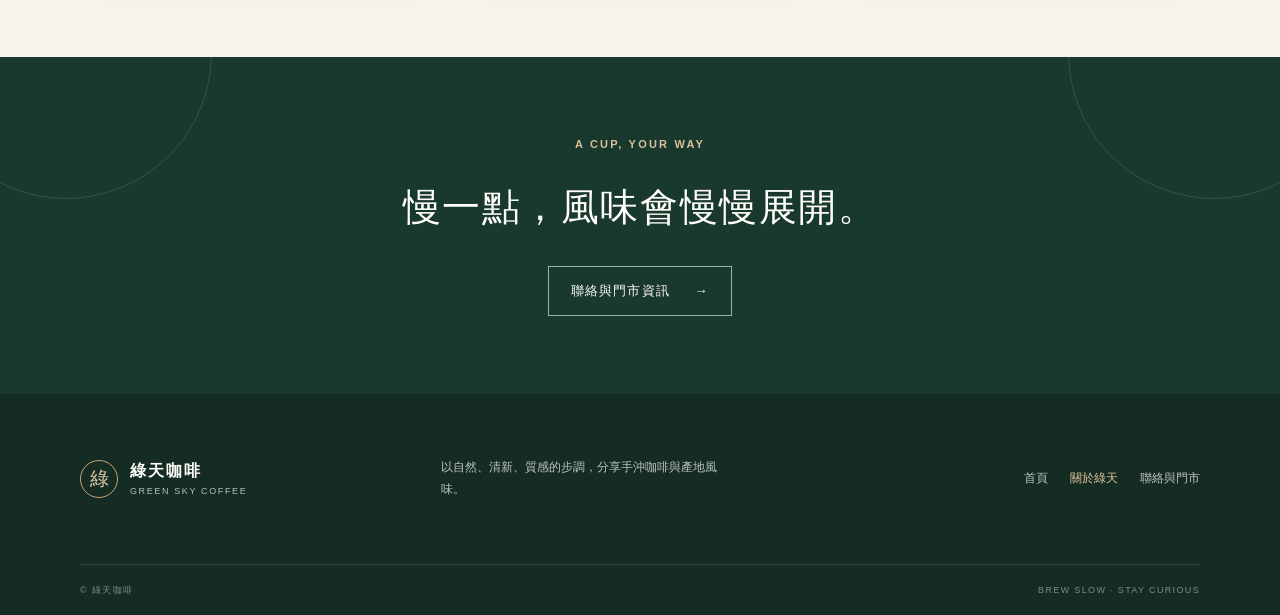
<file: pages/about.html>
<!doctype html>
<html lang="zh-Hant">
<head>
  <meta charset="utf-8">
  <meta name="viewport" content="width=device-width, initial-scale=1">
  <meta name="description" content="認識綠天咖啡的品牌理念，以及我們如何看待產地風味與手沖日常。">
  <title>關於綠天｜綠天咖啡</title>
  <link rel="stylesheet" href="assets/css/site.css">
  <script src="assets/js/site.js" defer></script>
</head>
<body>
  <a class="skip-link" href="#main">跳至主要內容</a>
  <header class="site-header"><div class="container header-inner"><a class="brand" href="index.html" aria-label="綠天咖啡首頁"><span class="brand-mark" aria-hidden="true">綠</span><span><strong>綠天咖啡</strong><small>GREEN SKY COFFEE</small></span></a><button class="menu-toggle" type="button" aria-expanded="false" aria-controls="primary-nav" aria-label="開啟導覽選單"><span></span><span></span><span></span></button><nav class="primary-nav" id="primary-nav" aria-label="主要導覽"><a href="index.html">首頁</a><a href="about.html" aria-current="page">關於綠天</a><a href="contact.html">聯絡與門市</a></nav></div></header>
  <main id="main">
    <section class="page-hero"><div class="container page-hero-inner"><p class="eyebrow">ABOUT GREEN SKY</p><h1>讓風味回到<br>它原本的樣子。</h1><p class="lead">從土地出發，以一杯手沖咖啡，感受自然、時間與人的日常。</p><div class="page-hero-decoration" aria-hidden="true"><span></span><span></span><span></span></div></div></section>
    <section class="section story-section"><div class="container story-grid"><div class="story-stamp" aria-hidden="true"><span>GROUND<br>TO CUP</span><i>綠天</i></div><div class="story-copy"><p class="eyebrow">OUR PHILOSOPHY</p><h2>一杯咖啡，<br>是一段與土地相遇的過程。</h2><p>綠天咖啡相信，品味可以從好奇開始。咖啡豆的產地、品種與處理方式，為風味帶來不同的線索；沖煮時的水溫、研磨與注水，也讓每杯咖啡有自己的表情。</p><p>我們希望把這些線索說得清楚、親近，讓精品手沖不只是專業知識，也成為每個人都能享受的日常片刻。</p></div></div></section>
    <section class="section values-section"><div class="container"><div class="section-heading"><p class="eyebrow">WHAT WE VALUE</p><h2>自然、清新、質感</h2><p>這是綠天看待咖啡，也看待日常的方式。</p></div><div class="card-grid"><article class="info-card"><span class="card-number">01</span><h3>認識來源</h3><p>以產地與咖啡豆資訊作為理解風味的起點，讓選擇有跡可循。</p></article><article class="info-card"><span class="card-number">02</span><h3>保留本味</h3><p>用清楚的介紹與沖煮分享，呈現咖啡風味值得探索的細節。</p></article><article class="info-card"><span class="card-number">03</span><h3>回到日常</h3><p>讓每個人都能依照自己的喜好，找到自在品味咖啡的方式。</p></article></div></div></section>
    <section class="closing-band"><div class="container closing-inner"><p class="eyebrow">A CUP, YOUR WAY</p><h2>慢一點，風味會慢慢展開。</h2><a class="button button-outline" href="contact.html">聯絡與門市資訊 <span aria-hidden="true">→</span></a></div></section>
  </main>
  <footer class="site-footer"><div class="container footer-main"><a class="brand footer-brand" href="index.html"><span class="brand-mark" aria-hidden="true">綠</span><span><strong>綠天咖啡</strong><small>GREEN SKY COFFEE</small></span></a><p>以自然、清新、質感的步調，分享手沖咖啡與產地風味。</p><nav class="footer-nav" aria-label="頁尾導覽"><a href="index.html">首頁</a><a href="about.html" aria-current="page">關於綠天</a><a href="contact.html">聯絡與門市</a></nav></div><div class="container footer-bottom"><span>© 綠天咖啡</span><span>BREW SLOW · STAY CURIOUS</span></div></footer>
</body>
</html>
</file>
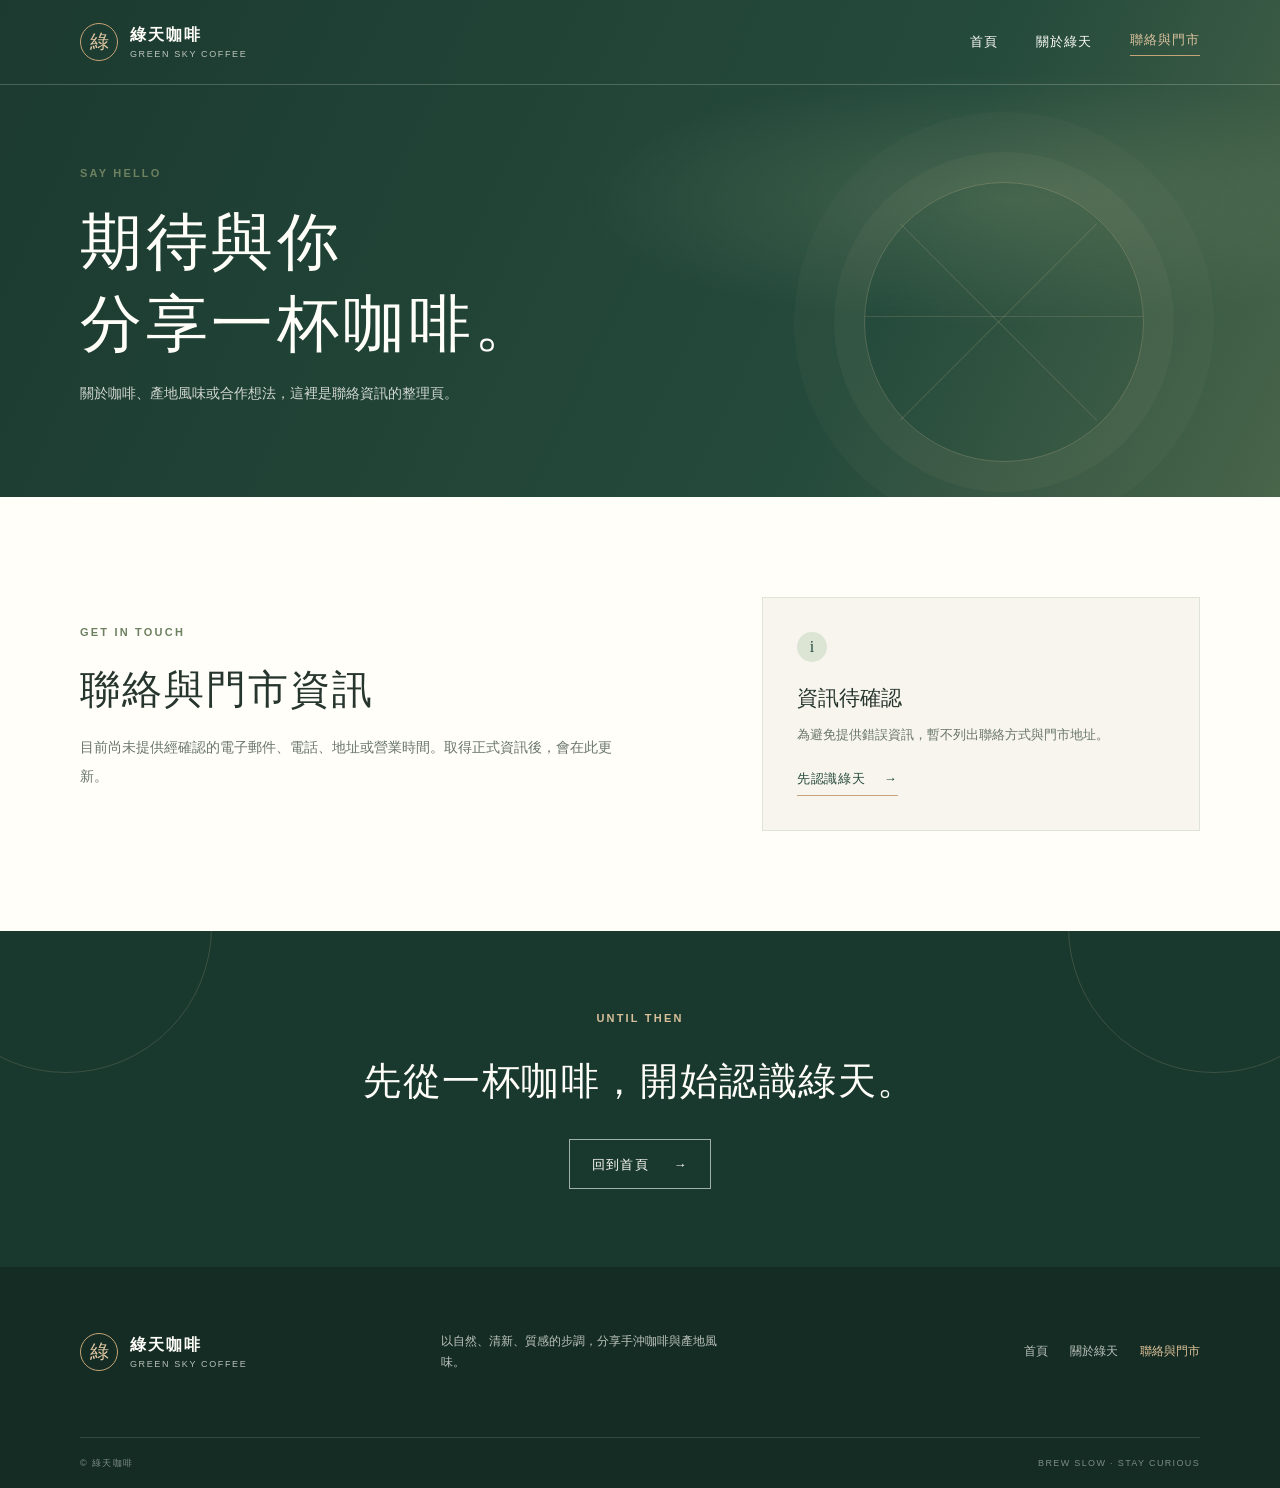
<file: pages/contact.html>
<!doctype html>
<html lang="zh-Hant">
<head>
  <meta charset="utf-8">
  <meta name="viewport" content="width=device-width, initial-scale=1">
  <meta name="description" content="綠天咖啡聯絡與門市資訊。實際聯絡方式及營業資訊待確認後更新。">
  <title>聯絡與門市｜綠天咖啡</title>
  <link rel="stylesheet" href="assets/css/site.css">
  <script src="assets/js/site.js" defer></script>
</head>
<body>
  <a class="skip-link" href="#main">跳至主要內容</a>
  <header class="site-header"><div class="container header-inner"><a class="brand" href="index.html" aria-label="綠天咖啡首頁"><span class="brand-mark" aria-hidden="true">綠</span><span><strong>綠天咖啡</strong><small>GREEN SKY COFFEE</small></span></a><button class="menu-toggle" type="button" aria-expanded="false" aria-controls="primary-nav" aria-label="開啟導覽選單"><span></span><span></span><span></span></button><nav class="primary-nav" id="primary-nav" aria-label="主要導覽"><a href="index.html">首頁</a><a href="about.html">關於綠天</a><a href="contact.html" aria-current="page">聯絡與門市</a></nav></div></header>
  <main id="main">
    <section class="page-hero contact-hero"><div class="container page-hero-inner"><p class="eyebrow">SAY HELLO</p><h1>期待與你<br>分享一杯咖啡。</h1><p class="lead">關於咖啡、產地風味或合作想法，這裡是聯絡資訊的整理頁。</p><div class="page-hero-decoration" aria-hidden="true"><span></span><span></span><span></span></div></div></section>
    <section class="section contact-section"><div class="container contact-grid"><div><p class="eyebrow">GET IN TOUCH</p><h2>聯絡與門市資訊</h2><p>目前尚未提供經確認的電子郵件、電話、地址或營業時間。取得正式資訊後，會在此更新。</p></div><aside class="contact-note"><span class="contact-icon" aria-hidden="true">i</span><h3>資訊待確認</h3><p>為避免提供錯誤資訊，暫不列出聯絡方式與門市地址。</p><a class="text-link" href="about.html">先認識綠天 <span aria-hidden="true">→</span></a></aside></div></section>
    <section class="closing-band"><div class="container closing-inner"><p class="eyebrow">UNTIL THEN</p><h2>先從一杯咖啡，開始認識綠天。</h2><a class="button button-outline" href="index.html">回到首頁 <span aria-hidden="true">→</span></a></div></section>
  </main>
  <footer class="site-footer"><div class="container footer-main"><a class="brand footer-brand" href="index.html"><span class="brand-mark" aria-hidden="true">綠</span><span><strong>綠天咖啡</strong><small>GREEN SKY COFFEE</small></span></a><p>以自然、清新、質感的步調，分享手沖咖啡與產地風味。</p><nav class="footer-nav" aria-label="頁尾導覽"><a href="index.html">首頁</a><a href="about.html">關於綠天</a><a href="contact.html" aria-current="page">聯絡與門市</a></nav></div><div class="container footer-bottom"><span>© 綠天咖啡</span><span>BREW SLOW · STAY CURIOUS</span></div></footer>
</body>
</html>
</file>
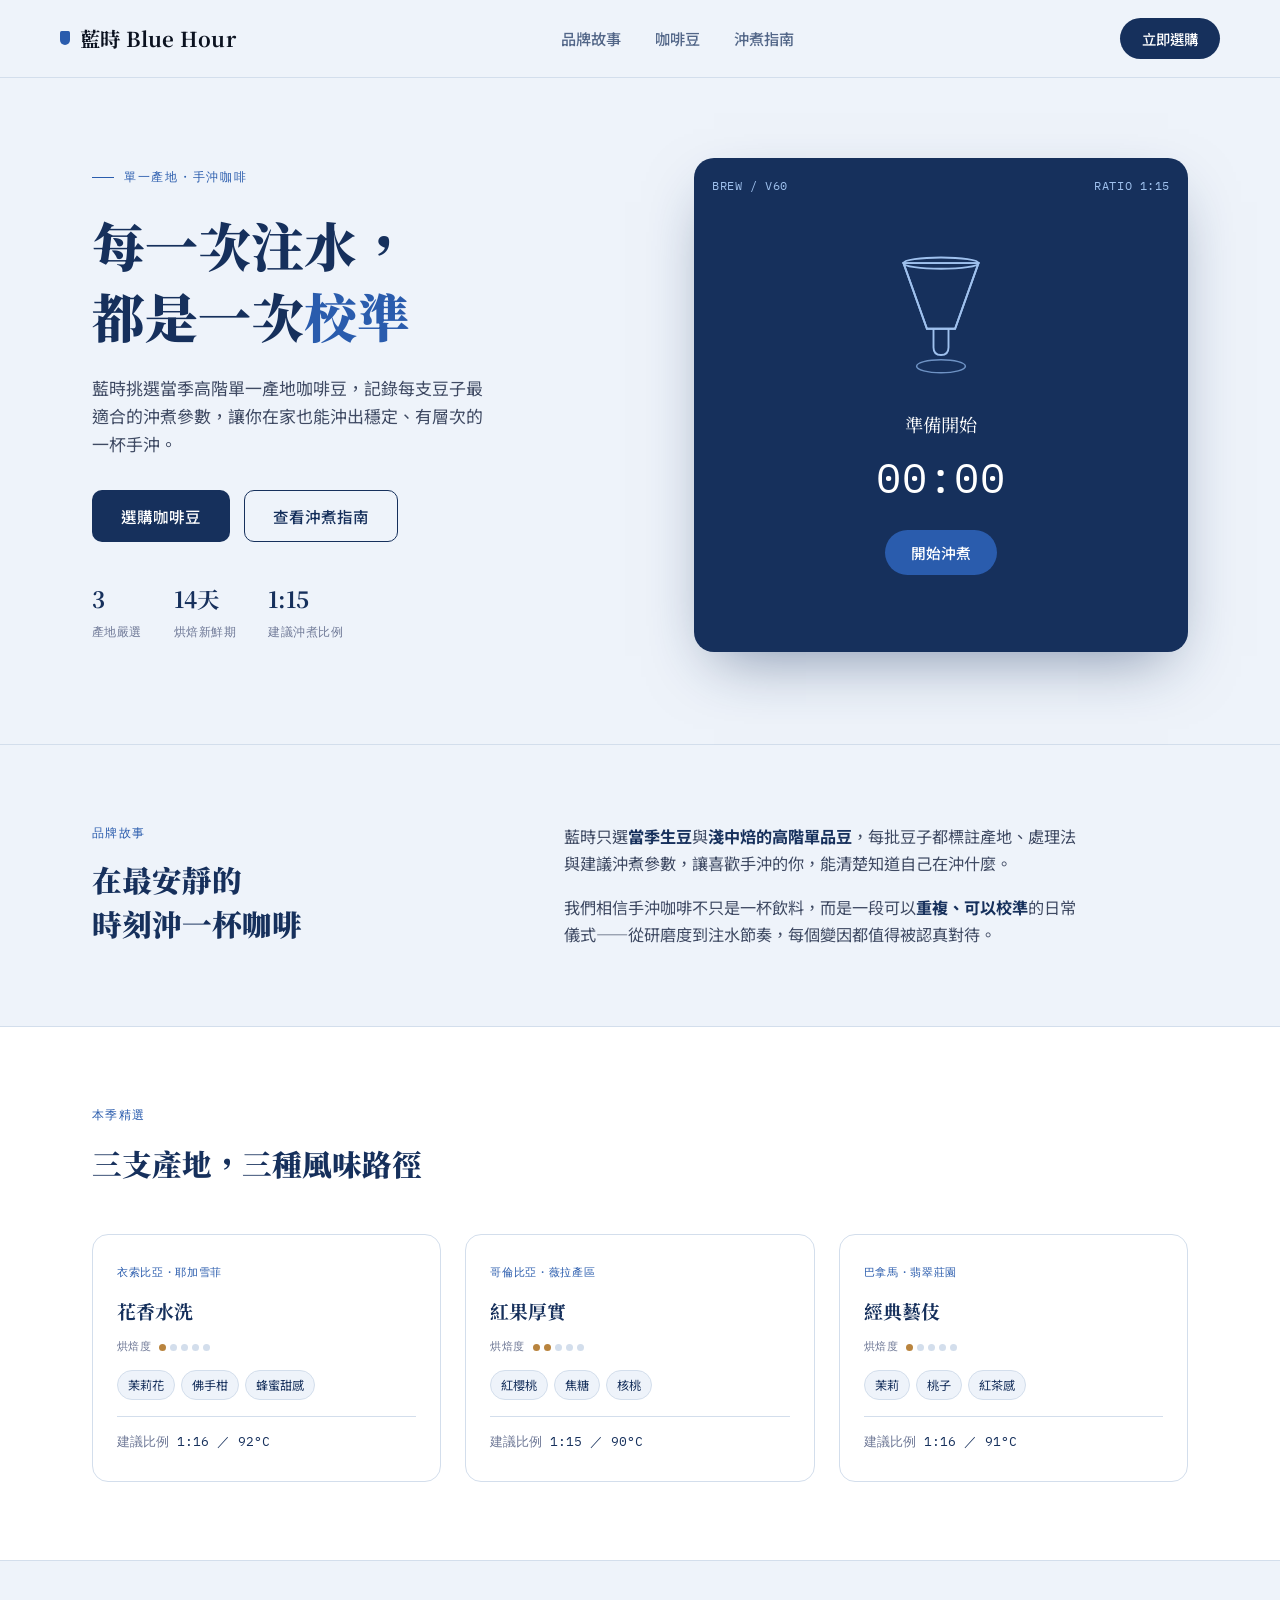
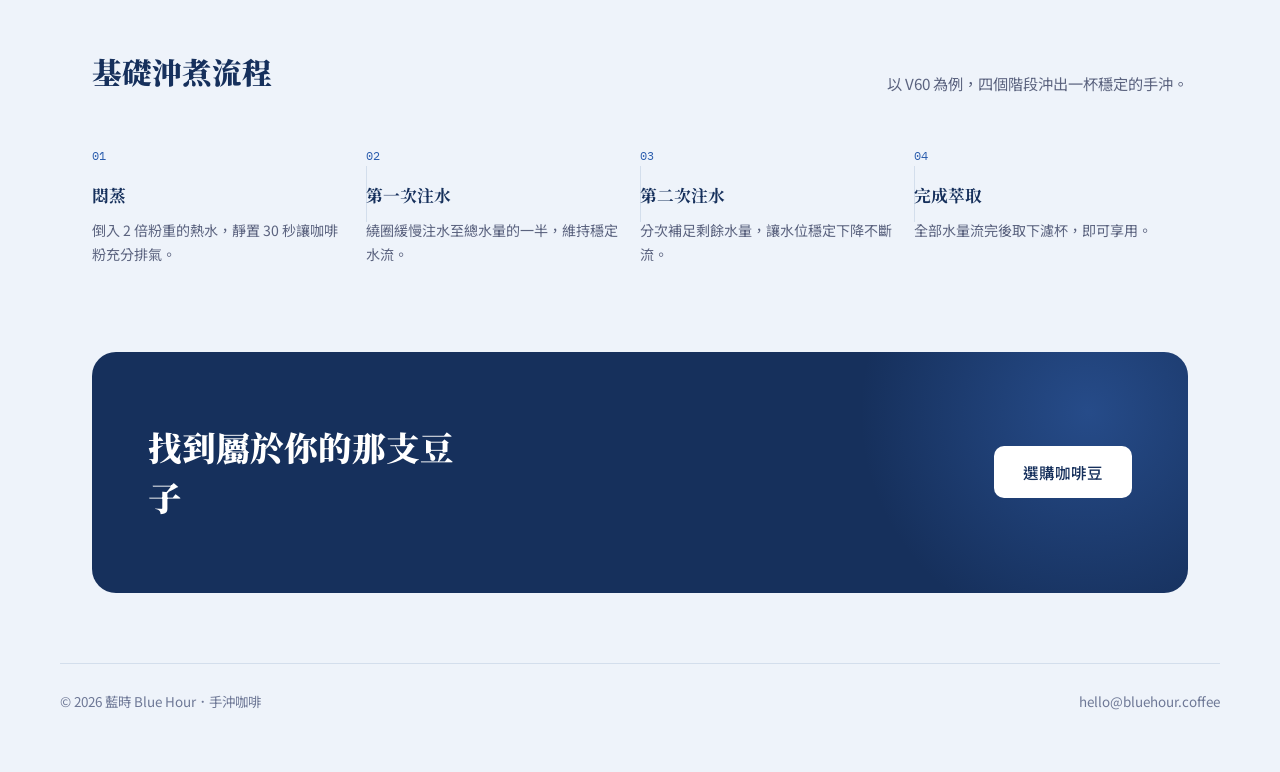
<file: w1/claude.html>
<!DOCTYPE html>
<html lang="zh-Hant">
<head>
<meta charset="UTF-8">
<meta name="viewport" content="width=device-width, initial-scale=1.0">
<title>藍時 Blue Hour｜手沖咖啡</title>
<link rel="preconnect" href="https://fonts.googleapis.com">
<link rel="preconnect" href="https://fonts.gstatic.com" crossorigin>
<link href="https://fonts.googleapis.com/css2?family=Noto+Serif+TC:wght@500;700;900&family=Noto+Sans+TC:wght@400;500;700&family=IBM+Plex+Mono:wght@400;500&display=swap" rel="stylesheet">
<style>
  :root{
    --ink: #0B1220;
    --deep: #16305C;
    --blue: #2A5CAD;
    --blue-bright: #3E74CC;
    --paper: #EEF3FA;
    --mist: #D3DEEC;
    --white: #FFFFFF;
    --roast: #B9843E;

    --display: 'Noto Serif TC', serif;
    --body: 'Noto Sans TC', sans-serif;
    --mono: 'IBM Plex Mono', monospace;
  }

  *{ box-sizing:border-box; margin:0; padding:0; }
  html{ scroll-behavior:smooth; }
  body{
    background: var(--paper);
    color: var(--ink);
    font-family: var(--body);
    line-height:1.65;
    -webkit-font-smoothing:antialiased;
  }
  a{ color:inherit; text-decoration:none; }
  ul{ list-style:none; }
  button{ font-family:inherit; cursor:pointer; }
  :focus-visible{ outline:2px solid var(--blue); outline-offset:3px; border-radius:4px; }

  .wrap{ max-width:1160px; margin:0 auto; padding:0 32px; }

  /* NAV */
  header.site{
    position:sticky; top:0; z-index:50;
    background: rgba(238,243,250,0.88);
    backdrop-filter: blur(10px);
    border-bottom:1px solid var(--mist);
  }
  .nav{ display:flex; align-items:center; justify-content:space-between; padding:18px 0; }
  .logo{ font-family:var(--display); font-weight:700; font-size:1.28rem; letter-spacing:0.02em; display:flex; align-items:center; gap:10px; }
  .logo .mark{ width:10px; height:14px; background:var(--blue); border-radius:2px 2px 6px 6px; }
  .nav-links{ display:flex; gap:34px; font-size:0.95rem; font-weight:500; color:var(--deep); }
  .nav-links a{ opacity:0.72; transition:opacity .15s ease; }
  .nav-links a:hover{ opacity:1; }
  .nav-cta{
    background:var(--deep); color:var(--white);
    padding:10px 22px; border-radius:999px; font-size:0.9rem; font-weight:500;
    border:none; transition:background .15s ease, transform .15s ease;
  }
  .nav-cta:hover{ background:var(--blue); transform:translateY(-1px); }

  /* HERO */
  .hero{ padding:80px 0 92px; }
  .hero-grid{ display:grid; grid-template-columns:1.05fr 0.95fr; gap:56px; align-items:center; }
  .eyebrow{
    font-family:var(--mono); font-size:0.76rem; letter-spacing:0.14em; text-transform:uppercase;
    color:var(--blue); display:flex; align-items:center; gap:10px; margin-bottom:22px;
  }
  .eyebrow::before{ content:""; width:22px; height:1px; background:var(--blue); }
  .hero h1{
    font-family:var(--display); font-weight:900; font-size:clamp(2.1rem,4.2vw,3.3rem);
    line-height:1.35; color:var(--deep); margin-bottom:22px;
  }
  .hero h1 em{ font-style:normal; color:var(--blue); }
  .hero p.lede{ font-size:1.06rem; color:#3F4A63; max-width:44ch; margin-bottom:32px; }
  .hero-actions{ display:flex; gap:14px; flex-wrap:wrap; margin-bottom:38px; }
  .btn-primary, .btn-ghost{
    padding:14px 28px; border-radius:10px; font-size:0.97rem; font-weight:500;
    border:1px solid transparent; transition:all .15s ease; display:inline-flex; align-items:center; gap:8px;
  }
  .btn-primary{ background:var(--deep); color:var(--white); }
  .btn-primary:hover{ background:var(--blue); transform:translateY(-1px); }
  .btn-ghost{ background:transparent; border-color:var(--deep); color:var(--deep); }
  .btn-ghost:hover{ background:var(--deep); color:var(--white); }

  .hero-stats{ display:flex; gap:32px; font-family:var(--mono); }
  .hero-stats div strong{ display:block; font-size:1.4rem; font-family:var(--display); color:var(--deep); }
  .hero-stats div span{ font-size:0.74rem; color:#6E7896; letter-spacing:0.04em; }

  /* SIGNATURE: brew timer */
  .brewer{
    position:relative; background:var(--deep); border-radius:20px;
    aspect-ratio:1/1; overflow:hidden;
    box-shadow:0 24px 60px -20px rgba(22,48,92,0.5);
    display:flex; flex-direction:column; align-items:center; justify-content:center;
    padding: 26px;
  }
  .brewer-hud{
    position:absolute; top:18px; left:18px; right:18px;
    display:flex; justify-content:space-between;
    font-family:var(--mono); font-size:0.72rem; color:#9FC1EE; letter-spacing:0.05em;
  }
  .brewer-stage{
    font-family:var(--display); color:var(--white); font-size:1.15rem;
    margin-top: 6px; margin-bottom: 4px; text-align:center; min-height: 1.6em;
  }
  .brewer-time{
    font-family:var(--mono); font-size:2.6rem; color:var(--white); letter-spacing:0.02em; margin-bottom:18px;
  }
  .dripper-svg{ width:150px; margin-bottom: 18px; }
  .brewer-btn{
    background:var(--blue); color:var(--white); border:none;
    padding:12px 26px; border-radius:999px; font-size:0.92rem; font-weight:500;
    transition:background .15s ease;
  }
  .brewer-btn:hover{ background:var(--blue-bright); }
  .brewer-btn:disabled{ opacity:0.55; cursor:default; }

  /* STORY */
  .story{ padding:78px 0; border-top:1px solid var(--mist); }
  .story-grid{ display:grid; grid-template-columns:0.8fr 1.2fr; gap:56px; }
  .section-label{
    font-family:var(--mono); font-size:0.76rem; letter-spacing:0.12em; text-transform:uppercase;
    color:var(--blue); margin-bottom:14px;
  }
  .story h2{ font-family:var(--display); font-weight:900; font-size:1.85rem; color:var(--deep); line-height:1.5; }
  .story-body p{ font-size:1.01rem; color:#3F4A63; margin-bottom:18px; max-width:58ch; }
  .story-body p:last-child{ margin-bottom:0; }
  .story-body strong{ color:var(--deep); }

  /* BEANS */
  .beans{ padding:78px 0; background:var(--white); border-top:1px solid var(--mist); border-bottom:1px solid var(--mist); }
  .beans-head{ max-width:640px; margin-bottom:46px; }
  .beans-head h2{ font-family:var(--display); font-weight:900; font-size:1.85rem; color:var(--deep); margin-top:10px; }
  .bean-cards{ display:grid; grid-template-columns:repeat(3,1fr); gap:24px; }
  .b-card{
    border:1px solid var(--mist); border-radius:16px; padding:28px 24px;
    transition:border-color .15s ease, transform .15s ease;
  }
  .b-card:hover{ border-color:var(--blue-bright); transform:translateY(-3px); }
  .b-card .origin{ font-family:var(--mono); font-size:0.7rem; color:var(--blue); letter-spacing:0.06em; margin-bottom:14px; }
  .b-card h3{ font-family:var(--display); font-weight:700; font-size:1.18rem; color:var(--deep); margin-bottom:12px; }
  .roast-bar{ display:flex; align-items:center; gap:8px; margin-bottom:14px; }
  .roast-bar .label{ font-family:var(--mono); font-size:0.68rem; color:#6E7896; letter-spacing:0.04em; }
  .roast-dots{ display:flex; gap:4px; }
  .roast-dots span{ width:7px; height:7px; border-radius:50%; background:var(--mist); }
  .roast-dots span.on{ background:var(--roast); }
  .flavor-tags{ display:flex; flex-wrap:wrap; gap:6px; margin-bottom:16px; }
  .flavor-tags span{
    font-size:0.76rem; padding:4px 10px; border-radius:999px;
    background:var(--paper); color:var(--deep); border:1px solid var(--mist);
  }
  .b-card .ratio{ font-family:var(--mono); font-size:0.82rem; color:var(--deep); border-top:1px solid var(--mist); padding-top:14px; }
  .b-card .ratio span{ color:#6E7896; }

  /* GUIDE */
  .guide{ padding:86px 0; }
  .guide-head{ display:flex; justify-content:space-between; align-items:flex-end; margin-bottom:50px; gap:24px; flex-wrap:wrap; }
  .guide-head h2{ font-family:var(--display); font-weight:900; font-size:1.85rem; color:var(--deep); }
  .guide-head p{ max-width:38ch; color:#5B637F; font-size:0.95rem; }
  .steps{ display:grid; grid-template-columns:repeat(4,1fr); position:relative; }
  .step{ position:relative; padding:0 22px 0 0; }
  .step:not(:last-child)::after{
    content:""; position:absolute; top:20px; right:-1px; width:1px; height:56px; background:var(--mist);
  }
  .step .num{ font-family:var(--mono); font-size:0.76rem; color:var(--blue); margin-bottom:16px; display:block; }
  .step h3{ font-family:var(--display); font-weight:700; font-size:1.05rem; color:var(--deep); margin-bottom:10px; }
  .step p{ font-size:0.88rem; color:#5B637F; }

  /* CTA */
  .cta{
    background:var(--deep); color:var(--white); border-radius:24px; margin:0 32px 32px;
    padding:70px 56px; position:relative; overflow:hidden;
  }
  .cta::before{
    content:""; position:absolute; width:460px; height:460px;
    background:radial-gradient(circle, rgba(62,116,204,0.4), transparent 70%);
    top:-170px; right:-130px; border-radius:50%;
  }
  .cta-inner{ position:relative; z-index:2; display:flex; justify-content:space-between; align-items:center; gap:40px; flex-wrap:wrap; }
  .cta h2{ font-family:var(--display); font-weight:900; font-size:clamp(1.5rem,2.8vw,2.1rem); max-width:16ch; line-height:1.5; }
  .cta .btn-primary{ background:var(--white); color:var(--deep); white-space:nowrap; }
  .cta .btn-primary:hover{ background:var(--paper); }

  footer.site{ padding:38px 32px 60px; }
  .footer-grid{
    max-width:1160px; margin:0 auto; display:flex; justify-content:space-between; align-items:center;
    flex-wrap:wrap; gap:16px; font-size:0.84rem; color:#6E7896; border-top:1px solid var(--mist); padding-top:26px;
  }

  @media (prefers-reduced-motion:reduce){ *{ animation-duration:0.001ms !important; transition-duration:0.001ms !important; } }

  @media (max-width:880px){
    .hero-grid{ grid-template-columns:1fr; }
    .brewer{ order:-1; max-width:400px; margin:0 auto 8px; }
    .story-grid{ grid-template-columns:1fr; gap:28px; }
    .bean-cards{ grid-template-columns:1fr; }
    .steps{ grid-template-columns:1fr 1fr; row-gap:32px; }
    .step:nth-child(2)::after{ display:none; }
    .nav-links{ display:none; }
    .cta{ margin:0 16px 16px; padding:46px 28px; }
    .cta-inner{ flex-direction:column; align-items:flex-start; }
  }
  @media (max-width:520px){
    .wrap{ padding:0 20px; }
    .steps{ grid-template-columns:1fr; }
    .step:not(:last-child)::after{ display:none; }
    .hero-stats{ gap:20px; }
  }
</style>
</head>
<body>

<header class="site">
  <nav class="wrap nav">
    <div class="logo"><span class="mark"></span>藍時 Blue Hour</div>
    <ul class="nav-links">
      <li><a href="#story">品牌故事</a></li>
      <li><a href="#beans">咖啡豆</a></li>
      <li><a href="#guide">沖煮指南</a></li>
    </ul>
    <button class="nav-cta">立即選購</button>
  </nav>
</header>

<section class="hero">
  <div class="wrap hero-grid">
    <div>
      <div class="eyebrow">單一產地・手沖咖啡</div>
      <h1>每一次注水，<br>都是一次<em>校準</em></h1>
      <p class="lede">藍時挑選當季高階單一產地咖啡豆，記錄每支豆子最適合的沖煮參數，讓你在家也能沖出穩定、有層次的一杯手沖。</p>
      <div class="hero-actions">
        <button class="btn-primary">選購咖啡豆</button>
        <button class="btn-ghost">查看沖煮指南</button>
      </div>
      <div class="hero-stats">
        <div><strong>3</strong><span>產地嚴選</span></div>
        <div><strong>14天</strong><span>烘焙新鮮期</span></div>
        <div><strong>1:15</strong><span>建議沖煮比例</span></div>
      </div>
    </div>

    <div class="brewer">
      <div class="brewer-hud">
        <span>BREW / V60</span>
        <span id="ratioTag">RATIO 1:15</span>
      </div>
      <svg class="dripper-svg" id="dripperSvg" viewBox="0 0 160 160" xmlns="http://www.w3.org/2000/svg">
        <path d="M40 30 L120 30 L95 100 L65 100 Z" fill="none" stroke="#9FC1EE" stroke-width="2"/>
        <rect id="waterLevel" x="65" y="98" width="30" height="0" fill="#3E74CC" opacity="0.85"/>
        <path d="M40 30 L120 30 L95 100 L65 100 Z" fill="none" stroke="#9FC1EE" stroke-width="2"/>
        <ellipse cx="80" cy="30" rx="40" ry="6" fill="none" stroke="#9FC1EE" stroke-width="2"/>
        <path d="M72 100 L72 120 Q72 128 80 128 Q88 128 88 120 L88 100" fill="none" stroke="#9FC1EE" stroke-width="2"/>
        <ellipse cx="80" cy="140" rx="26" ry="7" fill="none" stroke="#6E92C4" stroke-width="1.6"/>
        <line id="pourLine" x1="80" y1="8" x2="80" y2="30" stroke="#3E74CC" stroke-width="3" opacity="0"/>
      </svg>
      <div class="brewer-stage" id="stageLabel">準備開始</div>
      <div class="brewer-time" id="timeLabel">00:00</div>
      <button class="brewer-btn" id="brewBtn">開始沖煮</button>
    </div>
  </div>
</section>

<section class="story" id="story">
  <div class="wrap story-grid">
    <div>
      <div class="section-label">品牌故事</div>
      <h2>在最安靜的<br>時刻沖一杯咖啡</h2>
    </div>
    <div class="story-body">
      <p>藍時只選<strong>當季生豆</strong>與<strong>淺中焙的高階單品豆</strong>，每批豆子都標註產地、處理法與建議沖煮參數，讓喜歡手沖的你，能清楚知道自己在沖什麼。</p>
      <p>我們相信手沖咖啡不只是一杯飲料，而是一段可以<strong>重複、可以校準</strong>的日常儀式——從研磨度到注水節奏，每個變因都值得被認真對待。</p>
    </div>
  </div>
</section>

<section class="beans" id="beans">
  <div class="wrap">
    <div class="beans-head">
      <div class="section-label">本季精選</div>
      <h2>三支產地，三種風味路徑</h2>
    </div>
    <div class="bean-cards">
      <div class="b-card">
        <div class="origin">衣索比亞・耶加雪菲</div>
        <h3>花香水洗</h3>
        <div class="roast-bar">
          <span class="label">烘焙度</span>
          <div class="roast-dots"><span class="on"></span><span></span><span></span><span></span><span></span></div>
        </div>
        <div class="flavor-tags"><span>茉莉花</span><span>佛手柑</span><span>蜂蜜甜感</span></div>
        <div class="ratio"><span>建議比例</span> 1:16 ／ 92°C</div>
      </div>
      <div class="b-card">
        <div class="origin">哥倫比亞・薇拉產區</div>
        <h3>紅果厚實</h3>
        <div class="roast-bar">
          <span class="label">烘焙度</span>
          <div class="roast-dots"><span class="on"></span><span class="on"></span><span></span><span></span><span></span></div>
        </div>
        <div class="flavor-tags"><span>紅櫻桃</span><span>焦糖</span><span>核桃</span></div>
        <div class="ratio"><span>建議比例</span> 1:15 ／ 90°C</div>
      </div>
      <div class="b-card">
        <div class="origin">巴拿馬・翡翠莊園</div>
        <h3>經典藝伎</h3>
        <div class="roast-bar">
          <span class="label">烘焙度</span>
          <div class="roast-dots"><span class="on"></span><span></span><span></span><span></span><span></span></div>
        </div>
        <div class="flavor-tags"><span>茉莉</span><span>桃子</span><span>紅茶感</span></div>
        <div class="ratio"><span>建議比例</span> 1:16 ／ 91°C</div>
      </div>
    </div>
  </div>
</section>

<section class="guide" id="guide">
  <div class="wrap">
    <div class="guide-head">
      <h2>基礎沖煮流程</h2>
      <p>以 V60 為例，四個階段沖出一杯穩定的手沖。</p>
    </div>
    <div class="steps">
      <div class="step">
        <span class="num">01</span>
        <h3>悶蒸</h3>
        <p>倒入 2 倍粉重的熱水，靜置 30 秒讓咖啡粉充分排氣。</p>
      </div>
      <div class="step">
        <span class="num">02</span>
        <h3>第一次注水</h3>
        <p>繞圈緩慢注水至總水量的一半，維持穩定水流。</p>
      </div>
      <div class="step">
        <span class="num">03</span>
        <h3>第二次注水</h3>
        <p>分次補足剩餘水量，讓水位穩定下降不斷流。</p>
      </div>
      <div class="step">
        <span class="num">04</span>
        <h3>完成萃取</h3>
        <p>全部水量流完後取下濾杯，即可享用。</p>
      </div>
    </div>
  </div>
</section>

<div class="wrap" style="padding:0;">
  <div class="cta">
    <div class="cta-inner">
      <h2>找到屬於你的那支豆子</h2>
      <button class="btn-primary">選購咖啡豆</button>
    </div>
  </div>
</div>

<footer class="site">
  <div class="footer-grid">
    <div>© 2026 藍時 Blue Hour．手沖咖啡</div>
    <div>hello@bluehour.coffee</div>
  </div>
</footer>

<script>
  (function(){
    const btn = document.getElementById('brewBtn');
    const stageLabel = document.getElementById('stageLabel');
    const timeLabel = document.getElementById('timeLabel');
    const waterLevel = document.getElementById('waterLevel');
    const pourLine = document.getElementById('pourLine');

    const stages = [
      { name:'悶蒸中', dur:30, water:8 },
      { name:'第一次注水', dur:60, water:38 },
      { name:'第二次注水', dur:60, water:75 },
      { name:'萃取完成', dur:0, water:75 }
    ];

    let running = false;
    let stageIndex = 0;
    let elapsed = 0;
    let totalElapsed = 0;
    let timer = null;

    function fmt(s){
      const m = Math.floor(s/60).toString().padStart(2,'0');
      const sec = Math.floor(s%60).toString().padStart(2,'0');
      return m+':'+sec;
    }

    function tick(){
      totalElapsed += 1;
      elapsed += 1;
      timeLabel.textContent = fmt(totalElapsed);

      const stage = stages[stageIndex];
      const progress = stage.dur ? Math.min(elapsed/stage.dur, 1) : 1;
      const prevWater = stageIndex === 0 ? 0 : stages[stageIndex-1].water;
      const currentWater = prevWater + (stage.water - prevWater) * progress;
      waterLevel.setAttribute('y', 98 - currentWater*0.55);
      waterLevel.setAttribute('height', currentWater*0.55);

      pourLine.style.opacity = (stageIndex === 1 || stageIndex === 2) ? '0.9' : '0';

      if(stage.dur && elapsed >= stage.dur){
        stageIndex += 1;
        elapsed = 0;
        if(stageIndex >= stages.length - 1){
          stageLabel.textContent = stages[stages.length-1].name;
          pourLine.style.opacity = '0';
          clearInterval(timer);
          running = false;
          btn.disabled = false;
          btn.textContent = '再沖一次';
          return;
        }
        stageLabel.textContent = stages[stageIndex].name;
      }
    }

    btn.addEventListener('click', () => {
      if(running) return;
      running = true;
      stageIndex = 0;
      elapsed = 0;
      totalElapsed = 0;
      waterLevel.setAttribute('y', 98);
      waterLevel.setAttribute('height', 0);
      stageLabel.textContent = stages[0].name;
      timeLabel.textContent = '00:00';
      btn.disabled = true;
      btn.textContent = '沖煮中…';
      timer = setInterval(tick, 1000);
    });
  })();
</script>

</body>
</html>
</file>
<file: pages/assets/css/site.css>
@charset "UTF-8";
:root{--forest:#254b3c;--forest-deep:#19382e;--moss:#6d8060;--sage:#dce4d4;--cream:#f7f5ed;--paper:#fffef9;--sand:#c5a477;--ink:#26352d;--muted:#69756b;--line:#dfe3d8;--serif:"Iowan Old Style","Noto Serif TC",Georgia,serif;--sans:"Noto Sans TC","PingFang TC","Microsoft JhengHei",sans-serif;--shadow:0 18px 45px rgba(25,56,46,.1);--content:min(1120px,calc(100% - 48px))}
*{box-sizing:border-box}html{scroll-behavior:smooth}body{margin:0;background:var(--cream);color:var(--ink);font-family:var(--sans);font-size:16px;line-height:1.8}a{color:inherit;text-decoration:none}button{font:inherit}.container{width:var(--content);margin-inline:auto}.skip-link{position:absolute;left:12px;top:-60px;z-index:20;padding:10px 16px;background:var(--paper);color:var(--forest)}.skip-link:focus{top:12px}.site-header{position:absolute;inset:0 0 auto;z-index:5;color:var(--paper);border-bottom:1px solid rgba(255,255,255,.2)}.header-inner{height:84px;display:flex;align-items:center;justify-content:space-between}.brand{display:inline-flex;gap:12px;align-items:center}.brand-mark{width:38px;height:38px;border:1px solid var(--sand);border-radius:50%;display:grid;place-items:center;color:#e6cba6;font-family:var(--serif);font-size:19px}.brand strong,.brand small{display:block;line-height:1.35}.brand strong{font-size:16px;letter-spacing:.12em}.brand small{font-size:9px;letter-spacing:.18em;opacity:.7;margin-top:3px}.primary-nav{display:flex;align-items:center;gap:38px;font-size:13px;letter-spacing:.08em}.primary-nav a,.footer-nav a{transition:color .2s}.primary-nav a:hover,.primary-nav a[aria-current=page]{color:#ddc39e}.primary-nav a[aria-current=page]:after{content:"";display:block;height:1px;background:var(--sand);margin-top:4px}.menu-toggle{display:none}.hero{min-height:690px;position:relative;display:flex;align-items:center;overflow:hidden;background:radial-gradient(ellipse at 76% 45%,rgba(144,163,119,.32),transparent 35%),linear-gradient(115deg,#1c3a30,var(--forest) 60%,#49654a);color:var(--paper)}.hero:before{content:"";position:absolute;width:560px;height:560px;border:1px solid rgba(221,195,158,.18);border-radius:50%;right:4%;top:15%;box-shadow:0 0 0 34px rgba(221,195,158,.035),0 0 0 90px rgba(221,195,158,.025)}.hero-grid{display:grid;grid-template-columns:1fr 1fr;align-items:center;gap:50px;padding-top:82px;position:relative;z-index:1}.hero-copy{max-width:540px}.eyebrow{margin:0 0 18px;color:var(--moss);font-size:11px;font-weight:700;letter-spacing:.2em}.hero .eyebrow,.closing-band .eyebrow{color:#d9c09b}.hero h1,.page-hero h1{font-family:var(--serif);font-size:clamp(42px,5.8vw,72px);font-weight:500;line-height:1.32;letter-spacing:.06em;margin:0 0 22px}.lead{font-size:16px;max-width:500px;line-height:2;color:rgba(255,254,249,.8)}.button{display:inline-flex;align-items:center;gap:25px;justify-content:center;min-height:50px;padding:0 22px;border:1px solid transparent;font-size:13px;letter-spacing:.08em;transition:background .2s,color .2s,transform .2s}.button:hover{transform:translateY(-2px)}.button-light{margin-top:18px;background:#e6d4b7;color:var(--forest-deep)}.button-light:hover{background:#f1e7d6}.hero-note{margin-top:40px;color:rgba(255,254,249,.55);font-size:11px;letter-spacing:.1em}.hero-art{height:390px;position:relative;display:grid;place-items:center}.sun{position:absolute;width:220px;height:220px;border-radius:50%;background:linear-gradient(145deg,#e9d5b0,#be9b68);right:15%;top:7%;opacity:.94;box-shadow:0 0 90px rgba(227,206,170,.18)}.cup{position:relative;z-index:2;width:220px;height:148px;margin-top:80px;border-radius:10px 10px 72px 72px;background:linear-gradient(150deg,#f9f7ed,#d6d7c9);box-shadow:0 30px 35px rgba(10,30,22,.24);transform:rotate(-7deg)}.cup:before{content:"";position:absolute;width:54px;height:67px;border:13px solid #e2e0d3;border-left:0;border-radius:0 50% 50% 0;right:-48px;top:33px}.cup:after{content:"";position:absolute;left:0;right:0;top:-14px;height:28px;border-radius:50%;background:#59422d;border:6px solid #f4f1e6}.cup span{position:absolute;width:250px;height:16px;border-radius:50%;background:rgba(239,231,207,.35);bottom:-14px;left:-14px}.leaf{position:absolute;z-index:1;width:150px;height:54px;border-radius:100% 0 100% 0;background:linear-gradient(130deg,#92a17a,#526d4a);transform:rotate(-28deg)}.leaf:after{content:"";position:absolute;left:12%;top:50%;height:1px;width:80%;background:rgba(255,255,255,.35);transform:rotate(-12deg)}.leaf-one{left:8%;top:35%}.leaf-two{right:3%;bottom:18%;transform:rotate(155deg) scale(.8)}.art-caption{position:absolute;bottom:8px;right:3%;font-size:9px;letter-spacing:.22em;color:rgba(255,255,255,.65)}.hero-bottom{position:absolute;bottom:23px;left:50%;transform:translateX(-50%);width:var(--content);display:flex;justify-content:space-between;font-size:9px;letter-spacing:.2em;color:rgba(255,255,255,.45)}.section{padding:100px 0}.intro-section{background:var(--paper)}.intro-grid{display:grid;grid-template-columns:1fr 1fr;gap:12%;align-items:center}.section h2,.contact-grid h2{font-family:var(--serif);font-size:clamp(30px,4vw,46px);line-height:1.45;letter-spacing:.05em;font-weight:500;margin:0}.intro-copy p,.story-copy>p:not(.eyebrow),.contact-grid>div>p:not(.eyebrow){color:var(--muted);line-height:2.1}.text-link{display:inline-flex;gap:18px;align-items:center;margin-top:14px;color:var(--forest);font-size:13px;letter-spacing:.06em;border-bottom:1px solid var(--sand);padding-bottom:5px}.text-link:hover{color:var(--moss)}.values-section{background:var(--cream)}.section-heading{text-align:center;margin:0 auto 46px}.section-heading .eyebrow{margin-bottom:12px}.section-heading>p:last-child{color:var(--muted);margin:10px 0 0}.card-grid{display:grid;grid-template-columns:repeat(3,1fr);gap:20px}.info-card{min-height:240px;padding:32px;background:var(--paper);border:1px solid var(--line);box-shadow:var(--shadow)}.card-number{color:var(--sand);font-family:var(--serif);font-size:13px;letter-spacing:.15em}.info-card h3{font-family:var(--serif);font-size:21px;font-weight:500;margin:20px 0 9px}.info-card p{font-size:14px;color:var(--muted);line-height:1.95;margin:0}.closing-band{position:relative;overflow:hidden;padding:78px 0;background:var(--forest-deep);color:var(--paper);text-align:center}.closing-band:before,.closing-band:after{content:"";position:absolute;width:290px;height:290px;border:1px solid rgba(221,195,158,.18);border-radius:50%;top:-150px}.closing-band:before{left:-80px}.closing-band:after{right:-80px}.closing-inner{position:relative;z-index:1}.closing-band h2{font-family:var(--serif);font-weight:500;font-size:clamp(25px,3.5vw,38px);letter-spacing:.04em;margin:0 0 24px}.button-outline{border-color:rgba(255,255,255,.6);color:var(--paper)}.button-outline:hover{background:var(--paper);color:var(--forest-deep)}.site-footer{background:#142c24;color:rgba(255,254,249,.72)}.footer-main{min-height:170px;display:grid;grid-template-columns:1fr 1.2fr 1fr;gap:28px;align-items:center}.footer-brand{color:var(--paper)}.footer-main>p{font-size:12px;max-width:280px}.footer-nav{display:flex;justify-content:flex-end;gap:22px;font-size:12px}.footer-nav a:hover,.footer-nav a[aria-current=page]{color:#e0c39a}.footer-bottom{padding:17px 0;border-top:1px solid rgba(255,255,255,.13);display:flex;justify-content:space-between;font-size:9px;letter-spacing:.15em;color:rgba(255,255,255,.45)}
.page-hero{min-height:490px;position:relative;overflow:hidden;padding:164px 0 76px;background:radial-gradient(ellipse at 79% 40%,rgba(144,163,119,.27),transparent 30%),linear-gradient(115deg,#1c3a30,var(--forest) 68%,#49654a);color:var(--paper)}.page-hero-inner{position:relative;z-index:1}.page-hero h1{font-size:clamp(40px,5vw,62px);margin-bottom:12px}.page-hero .lead{max-width:520px;font-size:14px}.page-hero-decoration{position:absolute;right:5%;top:18px;width:280px;height:280px;border:1px solid rgba(224,195,154,.25);border-radius:50%;box-shadow:0 0 0 30px rgba(224,195,154,.045),0 0 0 70px rgba(224,195,154,.03)}.page-hero-decoration span{position:absolute;left:48%;top:0;width:1px;height:100%;background:rgba(224,195,154,.16);transform:rotate(45deg)}.page-hero-decoration span:nth-child(2){transform:rotate(-45deg)}.page-hero-decoration span:nth-child(3){left:0;top:48%;width:100%;height:1px;transform:none}.story-section{background:var(--paper)}.story-grid{display:grid;grid-template-columns:.8fr 1.2fr;gap:12%;align-items:center}.story-stamp{width:min(310px,100%);aspect-ratio:1;margin:auto;border-radius:50%;display:grid;place-items:center;text-align:center;color:var(--forest);border:1px solid #b7c3ae;background:radial-gradient(circle,#eff0e5 0 47%,transparent 48%),repeating-radial-gradient(circle,transparent 0 51px,rgba(109,128,96,.14) 52px 53px)}.story-stamp span{font-size:9px;letter-spacing:.23em;line-height:2}.story-stamp i{font-family:var(--serif);font-size:26px;font-style:normal}.story-copy h2{margin-bottom:20px}.story-copy>p:not(.eyebrow){font-size:14px}.contact-section{background:var(--paper)}.contact-grid{display:grid;grid-template-columns:1fr .8fr;gap:12%;align-items:center}.contact-grid h2{font-size:clamp(28px,3.6vw,40px)}.contact-grid>div>p:not(.eyebrow){font-size:14px}.contact-note{padding:34px;background:var(--cream);border:1px solid var(--line)}.contact-icon{width:30px;height:30px;border-radius:50%;display:grid;place-items:center;background:var(--sage);color:var(--forest);font-family:var(--serif)}.contact-note h3{font-family:var(--serif);font-size:21px;font-weight:500;margin:18px 0 5px}.contact-note p{margin:0;color:var(--muted);font-size:13px}.contact-note .text-link{margin-top:20px}
:focus-visible{outline:3px solid #d5b98c;outline-offset:4px}.menu-toggle:focus-visible{outline-color:#d5b98c}
@media(max-width:800px){.header-inner{height:74px}.menu-toggle{width:42px;height:42px;border:1px solid rgba(255,255,255,.4);background:transparent;color:white;display:flex;flex-direction:column;justify-content:center;gap:5px;align-items:center;cursor:pointer}.menu-toggle span{width:18px;height:1px;background:currentColor;transition:transform .2s,opacity .2s}.menu-toggle[aria-expanded=true] span:first-child{transform:translateY(6px) rotate(45deg)}.menu-toggle[aria-expanded=true] span:nth-child(2){opacity:0}.menu-toggle[aria-expanded=true] span:last-child{transform:translateY(-6px) rotate(-45deg)}.primary-nav{position:absolute;top:73px;left:0;right:0;display:none;padding:12px 24px 22px;background:var(--forest-deep);border-bottom:1px solid rgba(255,255,255,.16);gap:0;flex-direction:column;align-items:stretch}.primary-nav.is-open{display:flex}.primary-nav a{padding:12px 0}.primary-nav a[aria-current=page]:after{width:30px}.hero{min-height:760px}.hero-grid{grid-template-columns:1fr;gap:0;padding-top:110px}.hero-copy{max-width:600px}.hero h1{font-size:clamp(43px,8vw,62px)}.hero-art{height:300px;margin-top:-4px}.sun{width:165px;height:165px;right:25%;top:0}.cup{transform:scale(.8) rotate(-7deg);margin-top:55px}.leaf-one{left:18%;top:26%}.leaf-two{right:13%;bottom:9%}.intro-grid,.story-grid,.contact-grid{grid-template-columns:1fr;gap:28px}.intro-copy{max-width:620px}.story-stamp{width:250px;order:2}.story-copy{order:1}.card-grid{grid-template-columns:1fr;gap:14px}.info-card{min-height:auto}.footer-main{padding:36px 0;grid-template-columns:1fr 1fr}.footer-main>p{grid-column:1/-1;grid-row:2}.footer-nav{grid-column:1/-1;grid-row:3;justify-content:flex-start}.page-hero-decoration{right:-80px;opacity:.6}}
@media(max-width:540px){:root{--content:calc(100% - 36px)}body{font-size:15px}.section{padding:72px 0}.hero{min-height:720px}.hero-grid{padding-top:100px}.hero h1{font-size:43px}.hero-copy .lead{font-size:14px}.hero-art{height:250px}.sun{width:142px;height:142px;right:19%;top:4%}.cup{transform:scale(.68) rotate(-7deg);margin-top:34px}.leaf-one{left:3%;top:28%;transform:scale(.8) rotate(-28deg)}.leaf-two{right:0;bottom:8%;transform:scale(.65) rotate(155deg)}.art-caption{right:0;font-size:8px}.hero-note{margin-top:25px}.hero-bottom{bottom:15px}.section h2{font-size:31px}.section-heading{margin-bottom:30px}.info-card{padding:25px}.closing-band{padding:65px 0}.footer-main{grid-template-columns:1fr;gap:16px}.footer-main>p,.footer-nav{grid-column:auto;grid-row:auto}.footer-nav{flex-wrap:wrap;gap:18px}.footer-bottom{gap:10px;flex-direction:column}.page-hero{min-height:445px;padding-top:145px}.page-hero h1{font-size:42px}.page-hero-decoration{right:-180px;top:70px}.story-stamp{width:220px}.contact-note{padding:25px}}
@media(prefers-reduced-motion:reduce){html{scroll-behavior:auto}*,*::before,*::after{transition-duration:.01ms!important;animation-duration:.01ms!important;animation-iteration-count:1!important}}
</file>
